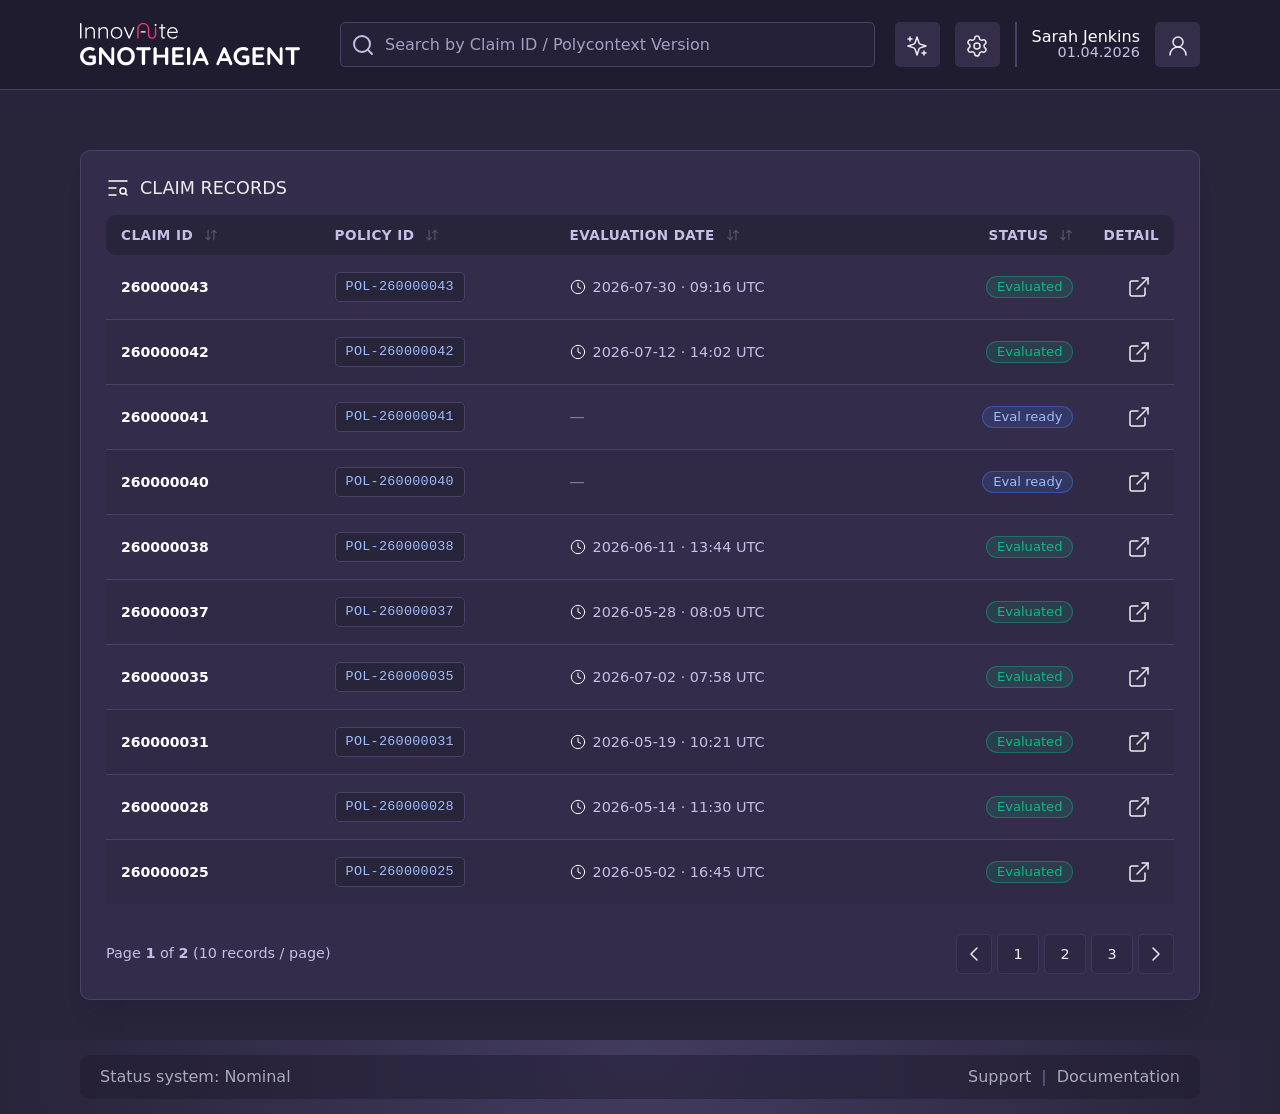
<file: index.html>
<!DOCTYPE html>
<html data-wf-page="6a9562efbedcf8a93aca2d1b" data-wf-site="69aa2784ca12161ae1c2893b" lang="en">
<head>
  <meta charset="utf-8">
  <title>DASHBOARD</title>
  <meta content="width=device-width, initial-scale=1" name="viewport">
  <meta content="Webflow" name="generator">
  <link href="css/normalize.css" rel="stylesheet" type="text/css">
  <link href="css/webflow.css" rel="stylesheet" type="text/css">
  <link href="css/gnotheia.webflow.css" rel="stylesheet" type="text/css">
  <link href="css/responsive.css" rel="stylesheet" type="text/css">
  <link href="images/favicon.ico" rel="shortcut icon" type="image/x-icon">
  <link href="images/webclip.png" rel="apple-touch-icon">
</head>
<body class="body">
  <div data-collapse="medium" data-animation="default" data-duration="400" role="banner" class="brix---header-wrapper-lenka w-nav">
    <div class="brix---container-default w-container">
      <div class="brix---header-content-wrapper">
        <div class="div-block-36">
          <a href="index.html" aria-current="page" class="brix---header-logo-link w-nav-brand w--current"><img width="254" src="images/GA_Logo_v2.svg" alt="Gnotheia" class="brix---header-logo"></a>
          <div class="searchwrap">
            <div class="search_input">
              <div class="code-embed-8 w-embed"><svg xmlns="http://www.w3.org/2000/svg" width="24" height="24" viewbox="0 0 24 24" fill="none" stroke="currentColor" stroke-width="2" stroke-linecap="round" stroke-linejoin="round" class="lucide lucide-search-icon lucide-search">
                  <path d="m21 21-4.34-4.34"></path>
                  <circle cx="11" cy="11" r="8"></circle>
                </svg></div>
              <input type="search" class="search-input-field" placeholder="Search by Claim ID / Polycontext Version" aria-label="Search by Claim ID / Polycontext Version" data-table-filter="claimsTable">
            </div>
          </div>
          <div>
            <nav role="navigation" class="brix---header-menu-wrapper w-nav-menu">
              <ul role="list" class="brix---header-nav-menu-list">
                <li class="brix---header-nav-list-item mobile-menu-search-item">
                  <div class="searchwrap">
                    <div class="search_input">
                      <div class="code-embed-8 w-embed"><svg xmlns="http://www.w3.org/2000/svg" width="24" height="24" viewBox="0 0 24 24" fill="none" stroke="currentColor" stroke-width="2" stroke-linecap="round" stroke-linejoin="round" class="lucide lucide-search-icon lucide-search">
                          <path d="m21 21-4.34-4.34"></path>
                          <circle cx="11" cy="11" r="8"></circle>
                        </svg></div>
                      <input type="search" class="search-input-field" placeholder="Search by Claim ID / Polycontext Version" aria-label="Search by Claim ID / Polycontext Version" data-table-filter="claimsTable">
                    </div>
                  </div>
                </li>
                <li class="brix---header-nav-list-item hide_menu_item">
                  <div data-delay="0" data-hover="true" class="brix---dropdown-wrapper w-dropdown">
                    <div class="brix---dropdown-toggle w-dropdown-toggle">
                      <div>Resources</div><img alt="Icon Rounded Chevron Dark - BRIX Templates" src="images/line-rounded-chevron-down-black-brix-templates.svg" class="brix---dropdown-chevron">
                    </div>
                    <nav class="brix---dropdown-column-wrapper w-dropdown-list">
                      <div class="brix---dropdown-card">
                        <div class="brix---dropdown-pd">
                          <div class="w-layout-grid brix---dropdown-links-grid">
                            <a href="#" class="brix---dropdown-link w-dropdown-link">Mobile app</a>
                            <a href="#" class="brix---dropdown-link w-dropdown-link">Desktop app</a>
                            <a href="#" class="brix---dropdown-link w-dropdown-link">Multiple users</a>
                            <a href="#" class="brix---dropdown-link w-dropdown-link">Integrations</a>
                            <a href="#" class="brix---dropdown-link w-dropdown-link">Monthly reports</a>
                            <a href="#" class="brix---dropdown-link w-dropdown-link">Granular permissions</a>
                          </div>
                        </div>
                      </div>
                    </nav>
                  </div>
                </li>
                <li class="brix---header-nav-list-item nav-actions-wrap">
                  <a href="explainability.html" class="user_btn w-inline-block" title="Explainability" aria-label="Explainability">
                    <div class="code-embed-8 w-embed"><svg xmlns="http://www.w3.org/2000/svg" width="24" height="24" viewbox="0 0 24 24" fill="none" stroke="currentColor" stroke-width="1.5" stroke-linecap="round" stroke-linejoin="round" class="lucide lucide-sparkles-icon lucide-sparkles">
                        <path d="m12 3-1.912 5.813a2 2 0 0 1-1.275 1.275L3 12l5.813 1.912a2 2 0 0 1 1.275 1.275L12 21l1.912-5.813a2 2 0 0 1 1.275-1.275L21 12l-5.813-1.912a2 2 0 0 1-1.275-1.275L12 3Z"></path>
                        <path d="M5 3v4"></path>
                        <path d="M19 17v4"></path>
                        <path d="M3 5h4"></path>
                        <path d="M17 19h4"></path>
                      </svg></div>
                  </a>
                  <a href="rules-management.html" class="user_btn w-inline-block" title="Rules Management" aria-label="Rules Management">
                    <div class="code-embed-8 w-embed"><svg xmlns="http://www.w3.org/2000/svg" width="24" height="24" viewbox="0 0 24 24" fill="none" stroke="currentColor" stroke-width="1.5" stroke-linecap="round" stroke-linejoin="round" class="lucide lucide-settings-icon lucide-settings">
                        <path d="M9.671 4.136a2.34 2.34 0 0 1 4.659 0 2.34 2.34 0 0 0 3.319 1.915 2.34 2.34 0 0 1 2.33 4.033 2.34 2.34 0 0 0 0 3.831 2.34 2.34 0 0 1-2.33 4.033 2.34 2.34 0 0 0-3.319 1.915 2.34 2.34 0 0 1-4.659 0 2.34 2.34 0 0 0-3.32-1.915 2.34 2.34 0 0 1-2.33-4.033 2.34 2.34 0 0 0 0-3.831A2.34 2.34 0 0 1 6.35 6.051a2.34 2.34 0 0 0 3.319-1.915"></path>
                        <circle cx="12" cy="12" r="3"></circle>
                      </svg></div>
                  </a>
                </li>
                <li class="brix---header-nav-list-item">
                  <div class="div-block-75"></div>
                  <div class="user-wrap">
                    <div class="user_name">Sarah Jenkins</div>
                    <div class="user_status">01.04.2026</div>
                  </div>
                  <a href="#" class="user_btn w-inline-block" aria-label="User Profile">
                    <div class="code-embed-8 w-embed"><svg xmlns="http://www.w3.org/2000/svg" width="24" height="24" viewbox="0 0 24 24" fill="none" stroke="currentColor" stroke-width="1.5" stroke-linecap="round" stroke-linejoin="round" class="lucide lucide-user-round-icon lucide-user-round">
                        <circle cx="12" cy="8" r="5"></circle>
                        <path d="M20 21a8 8 0 0 0-16 0"></path>
                      </svg></div>
                  </a>
                </li>
              </ul>
            </nav>
            <div class="brix---hamburger-menu-wrapper w-nav-button" aria-label="Toggle navigation" role="button" tabindex="0">
              <div class="brix---hamburger-menu-bar-top"></div>
              <div class="brix---hamburger-menu-bar-bottom"></div>
            </div>
          </div>
        </div>
      </div>
    </div>
  </div>
  <section id="Work-Packages" class="s_work_packages">
    <div class="w-layout-blockcontainer container_new w-container">
      <div class="special_header"></div>
      <div class="content-wrap">
        <div class="object-box-copy">
          <div class="box_label_wrap">
            <div class="side-wrap-left">
              <div class="ico-header w-embed"><svg xmlns="http://www.w3.org/2000/svg" width="24" height="24" viewbox="0 0 24 24" fill="none" stroke="currentColor" stroke-width="1.5" stroke-linecap="round" stroke-linejoin="round" class="lucide lucide-text-search-icon lucide-text-search">
                  <path d="M21 5H3"></path>
                  <path d="M10 12H3"></path>
                  <path d="M10 19H3"></path>
                  <circle cx="17" cy="15" r="3"></circle>
                  <path d="m21 19-1.9-1.9"></path>
                </svg></div>
              <div class="text-block-2">CLAIM RECORDS</div>
            </div>
          </div>

          <!-- Semantic Responsive Table -->
          <div class="table-responsive">
            <table class="table_dash_wrap-copy" id="claimsTable">
              <thead>
                <tr>
                  <th>
                    <div class="column_wrap">
                      <div class="badge-label"><strong>CLAIM ID</strong></div>
                      <div class="code-embed-18 w-embed"><svg xmlns="http://www.w3.org/2000/svg" width="16" height="16" viewbox="0 0 24 24" fill="none" stroke="currentColor" stroke-width="1.5" stroke-linecap="round" stroke-linejoin="round" class="lucide lucide-arrow-down-up-icon lucide-arrow-down-up">
                          <path d="m3 16 4 4 4-4"></path>
                          <path d="M7 20V4"></path>
                          <path d="m21 8-4-4-4 4"></path>
                          <path d="M17 4v16"></path>
                        </svg></div>
                    </div>
                  </th>
                  <th>
                    <div class="column_wrap">
                      <div class="badge-label"><strong>POLICY ID</strong></div>
                      <div class="code-embed-18 w-embed"><svg xmlns="http://www.w3.org/2000/svg" width="16" height="16" viewbox="0 0 24 24" fill="none" stroke="currentColor" stroke-width="1.5" stroke-linecap="round" stroke-linejoin="round" class="lucide lucide-arrow-down-up-icon lucide-arrow-down-up">
                          <path d="m3 16 4 4 4-4"></path>
                          <path d="M7 20V4"></path>
                          <path d="m21 8-4-4-4 4"></path>
                          <path d="M17 4v16"></path>
                        </svg></div>
                    </div>
                  </th>
                  <th>
                    <div class="column_wrap">
                      <div class="badge-label"><strong>EVALUATION DATE</strong></div>
                      <div class="code-embed-18 w-embed"><svg xmlns="http://www.w3.org/2000/svg" width="16" height="16" viewbox="0 0 24 24" fill="none" stroke="currentColor" stroke-width="1.5" stroke-linecap="round" stroke-linejoin="round" class="lucide lucide-arrow-down-up-icon lucide-arrow-down-up">
                          <path d="m3 16 4 4 4-4"></path>
                          <path d="M7 20V4"></path>
                          <path d="m21 8-4-4-4 4"></path>
                          <path d="M17 4v16"></path>
                        </svg></div>
                    </div>
                  </th>
                  <th>
                    <div class="column_wrap right">
                      <div class="badge-label"><strong>STATUS</strong></div>
                      <div class="code-embed-18 w-embed"><svg xmlns="http://www.w3.org/2000/svg" width="16" height="16" viewbox="0 0 24 24" fill="none" stroke="currentColor" stroke-width="1.5" stroke-linecap="round" stroke-linejoin="round" class="lucide lucide-arrow-down-up-icon lucide-arrow-down-up">
                          <path d="m3 16 4 4 4-4"></path>
                          <path d="M7 20V4"></path>
                          <path d="m21 8-4-4-4 4"></path>
                          <path d="M17 4v16"></path>
                        </svg></div>
                    </div>
                  </th>
                  <th>
                    <div class="column_wrap right">
                      <div class="badge-label">Detail</div>
                    </div>
                  </th>
                </tr>
              </thead>
              <tbody>
                <tr class="clean">
                  <td>
                    <div class="data_wrap">
                      <div class="upline_wrtap-copy">
                        <div class="number">260000043</div>
                      </div>
                    </div>
                  </td>
                  <td>
                    <div class="data-wrap">
                      <span class="pill">POL-260000043</span>
                    </div>
                  </td>
                  <td>
                    <div class="ico-tags">
                      <div class="code-embed-14 w-embed"><svg xmlns="http://www.w3.org/2000/svg" width="16" height="16" viewbox="0 0 24 24" fill="none" stroke="currentColor" stroke-width="1.5" stroke-linecap="round" stroke-linejoin="round" class="lucide lucide-clock-icon lucide-clock">
                          <circle cx="12" cy="12" r="10"></circle>
                          <path d="M12 6v6l4 2"></path>
                        </svg></div>
                      <div class="red-only">2026-07-30 · 09:16 UTC</div>
                    </div>
                  </td>
                  <td>
                    <div class="data-wrap">
                      <div class="status-badge evaluated">Evaluated</div>
                    </div>
                  </td>
                  <td>
                    <div class="column_wrap right">
                      <a href="claim-detail.html" class="btn_popup w-inline-block" title="View details for claim 260000043">
                        <div class="code-embed-8 w-embed"><svg xmlns="http://www.w3.org/2000/svg" width="24" height="24" viewbox="0 0 24 24" fill="none" stroke="currentColor" stroke-width="1.5" stroke-linecap="round" stroke-linejoin="round" class="lucide lucide-external-link-icon lucide-external-link">
                            <path d="M15 3h6v6"></path>
                            <path d="M10 14 21 3"></path>
                            <path d="M18 13v6a2 2 0 0 1-2 2H5a2 2 0 0 1-2-2V8a2 2 0 0 1 2-2h6"></path>
                          </svg></div>
                      </a>
                    </div>
                  </td>
                </tr>
                <tr class="clean">
                  <td>
                    <div class="data_wrap">
                      <div class="upline_wrtap-copy">
                        <div class="number">260000042</div>
                      </div>
                    </div>
                  </td>
                  <td>
                    <div class="data-wrap">
                      <span class="pill">POL-260000042</span>
                    </div>
                  </td>
                  <td>
                    <div class="ico-tags">
                      <div class="code-embed-14 w-embed"><svg xmlns="http://www.w3.org/2000/svg" width="16" height="16" viewbox="0 0 24 24" fill="none" stroke="currentColor" stroke-width="1.5" stroke-linecap="round" stroke-linejoin="round" class="lucide lucide-clock-icon lucide-clock">
                          <circle cx="12" cy="12" r="10"></circle>
                          <path d="M12 6v6l4 2"></path>
                        </svg></div>
                      <div class="red-only">2026-07-12 · 14:02 UTC</div>
                    </div>
                  </td>
                  <td>
                    <div class="data-wrap">
                      <div class="status-badge evaluated">Evaluated</div>
                    </div>
                  </td>
                  <td>
                    <div class="column_wrap right">
                      <a href="claim-detail.html" class="btn_popup w-inline-block" title="View details for claim 260000042">
                        <div class="code-embed-8 w-embed"><svg xmlns="http://www.w3.org/2000/svg" width="24" height="24" viewbox="0 0 24 24" fill="none" stroke="currentColor" stroke-width="1.5" stroke-linecap="round" stroke-linejoin="round" class="lucide lucide-external-link-icon lucide-external-link">
                            <path d="M15 3h6v6"></path>
                            <path d="M10 14 21 3"></path>
                            <path d="M18 13v6a2 2 0 0 1-2 2H5a2 2 0 0 1-2-2V8a2 2 0 0 1 2-2h6"></path>
                          </svg></div>
                      </a>
                    </div>
                  </td>
                </tr>
                <tr class="clean">
                  <td>
                    <div class="data_wrap">
                      <div class="upline_wrtap-copy">
                        <div class="number">260000041</div>
                      </div>
                    </div>
                  </td>
                  <td>
                    <div class="data-wrap">
                      <span class="pill">POL-260000041</span>
                    </div>
                  </td>
                  <td>
                    <div class="ico-tags"><span class="dash">—</span></div>
                  </td>
                  <td>
                    <div class="data-wrap">
                      <div class="status-badge eval-ready">Eval ready</div>
                    </div>
                  </td>
                  <td>
                    <div class="column_wrap right">
                      <a href="claim-detail.html" class="btn_popup w-inline-block" title="View details for claim 260000041">
                        <div class="code-embed-8 w-embed"><svg xmlns="http://www.w3.org/2000/svg" width="24" height="24" viewbox="0 0 24 24" fill="none" stroke="currentColor" stroke-width="1.5" stroke-linecap="round" stroke-linejoin="round" class="lucide lucide-external-link-icon lucide-external-link">
                            <path d="M15 3h6v6"></path>
                            <path d="M10 14 21 3"></path>
                            <path d="M18 13v6a2 2 0 0 1-2 2H5a2 2 0 0 1-2-2V8a2 2 0 0 1 2-2h6"></path>
                          </svg></div>
                      </a>
                    </div>
                  </td>
                </tr>
                <tr class="clean">
                  <td>
                    <div class="data_wrap">
                      <div class="upline_wrtap-copy">
                        <div class="number">260000040</div>
                      </div>
                    </div>
                  </td>
                  <td>
                    <div class="data-wrap">
                      <span class="pill">POL-260000040</span>
                    </div>
                  </td>
                  <td>
                    <div class="ico-tags"><span class="dash">—</span></div>
                  </td>
                  <td>
                    <div class="data-wrap">
                      <div class="status-badge eval-ready">Eval ready</div>
                    </div>
                  </td>
                  <td>
                    <div class="column_wrap right">
                      <a href="claim-detail.html" class="btn_popup w-inline-block" title="View details for claim 260000040">
                        <div class="code-embed-8 w-embed"><svg xmlns="http://www.w3.org/2000/svg" width="24" height="24" viewbox="0 0 24 24" fill="none" stroke="currentColor" stroke-width="1.5" stroke-linecap="round" stroke-linejoin="round" class="lucide lucide-external-link-icon lucide-external-link">
                            <path d="M15 3h6v6"></path>
                            <path d="M10 14 21 3"></path>
                            <path d="M18 13v6a2 2 0 0 1-2 2H5a2 2 0 0 1-2-2V8a2 2 0 0 1 2-2h6"></path>
                          </svg></div>
                      </a>
                    </div>
                  </td>
                </tr>
                <tr class="clean">
                  <td>
                    <div class="data_wrap">
                      <div class="upline_wrtap-copy">
                        <div class="number">260000038</div>
                      </div>
                    </div>
                  </td>
                  <td>
                    <div class="data-wrap">
                      <span class="pill">POL-260000038</span>
                    </div>
                  </td>
                  <td>
                    <div class="ico-tags">
                      <div class="code-embed-14 w-embed"><svg xmlns="http://www.w3.org/2000/svg" width="16" height="16" viewbox="0 0 24 24" fill="none" stroke="currentColor" stroke-width="1.5" stroke-linecap="round" stroke-linejoin="round" class="lucide lucide-clock-icon lucide-clock">
                          <circle cx="12" cy="12" r="10"></circle>
                          <path d="M12 6v6l4 2"></path>
                        </svg></div>
                      <div class="red-only">2026-06-11 · 13:44 UTC</div>
                    </div>
                  </td>
                  <td>
                    <div class="data-wrap">
                      <div class="status-badge evaluated">Evaluated</div>
                    </div>
                  </td>
                  <td>
                    <div class="column_wrap right">
                      <a href="claim-detail.html" class="btn_popup w-inline-block" title="View details for claim 260000038">
                        <div class="code-embed-8 w-embed"><svg xmlns="http://www.w3.org/2000/svg" width="24" height="24" viewbox="0 0 24 24" fill="none" stroke="currentColor" stroke-width="1.5" stroke-linecap="round" stroke-linejoin="round" class="lucide lucide-external-link-icon lucide-external-link">
                            <path d="M15 3h6v6"></path>
                            <path d="M10 14 21 3"></path>
                            <path d="M18 13v6a2 2 0 0 1-2 2H5a2 2 0 0 1-2-2V8a2 2 0 0 1 2-2h6"></path>
                          </svg></div>
                      </a>
                    </div>
                  </td>
                </tr>
                <tr class="clean">
                  <td>
                    <div class="data_wrap">
                      <div class="upline_wrtap-copy">
                        <div class="number">260000037</div>
                      </div>
                    </div>
                  </td>
                  <td>
                    <div class="data-wrap">
                      <span class="pill">POL-260000037</span>
                    </div>
                  </td>
                  <td>
                    <div class="ico-tags">
                      <div class="code-embed-14 w-embed"><svg xmlns="http://www.w3.org/2000/svg" width="16" height="16" viewbox="0 0 24 24" fill="none" stroke="currentColor" stroke-width="1.5" stroke-linecap="round" stroke-linejoin="round" class="lucide lucide-clock-icon lucide-clock">
                          <circle cx="12" cy="12" r="10"></circle>
                          <path d="M12 6v6l4 2"></path>
                        </svg></div>
                      <div class="red-only">2026-05-28 · 08:05 UTC</div>
                    </div>
                  </td>
                  <td>
                    <div class="data-wrap">
                      <div class="status-badge evaluated">Evaluated</div>
                    </div>
                  </td>
                  <td>
                    <div class="column_wrap right">
                      <a href="claim-detail.html" class="btn_popup w-inline-block" title="View details for claim 260000037">
                        <div class="code-embed-8 w-embed"><svg xmlns="http://www.w3.org/2000/svg" width="24" height="24" viewbox="0 0 24 24" fill="none" stroke="currentColor" stroke-width="1.5" stroke-linecap="round" stroke-linejoin="round" class="lucide lucide-external-link-icon lucide-external-link">
                            <path d="M15 3h6v6"></path>
                            <path d="M10 14 21 3"></path>
                            <path d="M18 13v6a2 2 0 0 1-2 2H5a2 2 0 0 1-2-2V8a2 2 0 0 1 2-2h6"></path>
                          </svg></div>
                      </a>
                    </div>
                  </td>
                </tr>
                <tr class="clean">
                  <td>
                    <div class="data_wrap">
                      <div class="upline_wrtap-copy">
                        <div class="number">260000035</div>
                      </div>
                    </div>
                  </td>
                  <td>
                    <div class="data-wrap">
                      <span class="pill">POL-260000035</span>
                    </div>
                  </td>
                  <td>
                    <div class="ico-tags">
                      <div class="code-embed-14 w-embed"><svg xmlns="http://www.w3.org/2000/svg" width="16" height="16" viewbox="0 0 24 24" fill="none" stroke="currentColor" stroke-width="1.5" stroke-linecap="round" stroke-linejoin="round" class="lucide lucide-clock-icon lucide-clock">
                          <circle cx="12" cy="12" r="10"></circle>
                          <path d="M12 6v6l4 2"></path>
                        </svg></div>
                      <div class="red-only">2026-07-02 · 07:58 UTC</div>
                    </div>
                  </td>
                  <td>
                    <div class="data-wrap">
                      <div class="status-badge evaluated">Evaluated</div>
                    </div>
                  </td>
                  <td>
                    <div class="column_wrap right">
                      <a href="claim-detail.html" class="btn_popup w-inline-block" title="View details for claim 260000035">
                        <div class="code-embed-8 w-embed"><svg xmlns="http://www.w3.org/2000/svg" width="24" height="24" viewbox="0 0 24 24" fill="none" stroke="currentColor" stroke-width="1.5" stroke-linecap="round" stroke-linejoin="round" class="lucide lucide-external-link-icon lucide-external-link">
                            <path d="M15 3h6v6"></path>
                            <path d="M10 14 21 3"></path>
                            <path d="M18 13v6a2 2 0 0 1-2 2H5a2 2 0 0 1-2-2V8a2 2 0 0 1 2-2h6"></path>
                          </svg></div>
                      </a>
                    </div>
                  </td>
                </tr>
                <tr class="clean">
                  <td>
                    <div class="data_wrap">
                      <div class="upline_wrtap-copy">
                        <div class="number">260000031</div>
                      </div>
                    </div>
                  </td>
                  <td>
                    <div class="data-wrap">
                      <span class="pill">POL-260000031</span>
                    </div>
                  </td>
                  <td>
                    <div class="ico-tags">
                      <div class="code-embed-14 w-embed"><svg xmlns="http://www.w3.org/2000/svg" width="16" height="16" viewbox="0 0 24 24" fill="none" stroke="currentColor" stroke-width="1.5" stroke-linecap="round" stroke-linejoin="round" class="lucide lucide-clock-icon lucide-clock">
                          <circle cx="12" cy="12" r="10"></circle>
                          <path d="M12 6v6l4 2"></path>
                        </svg></div>
                      <div class="red-only">2026-05-19 · 10:21 UTC</div>
                    </div>
                  </td>
                  <td>
                    <div class="data-wrap">
                      <div class="status-badge evaluated">Evaluated</div>
                    </div>
                  </td>
                  <td>
                    <div class="column_wrap right">
                      <a href="claim-detail.html" class="btn_popup w-inline-block" title="View details for claim 260000031">
                        <div class="code-embed-8 w-embed"><svg xmlns="http://www.w3.org/2000/svg" width="24" height="24" viewbox="0 0 24 24" fill="none" stroke="currentColor" stroke-width="1.5" stroke-linecap="round" stroke-linejoin="round" class="lucide lucide-external-link-icon lucide-external-link">
                            <path d="M15 3h6v6"></path>
                            <path d="M10 14 21 3"></path>
                            <path d="M18 13v6a2 2 0 0 1-2 2H5a2 2 0 0 1-2-2V8a2 2 0 0 1 2-2h6"></path>
                          </svg></div>
                      </a>
                    </div>
                  </td>
                </tr>
                <tr class="clean">
                  <td>
                    <div class="data_wrap">
                      <div class="upline_wrtap-copy">
                        <div class="number">260000028</div>
                      </div>
                    </div>
                  </td>
                  <td>
                    <div class="data-wrap">
                      <span class="pill">POL-260000028</span>
                    </div>
                  </td>
                  <td>
                    <div class="ico-tags">
                      <div class="code-embed-14 w-embed"><svg xmlns="http://www.w3.org/2000/svg" width="16" height="16" viewbox="0 0 24 24" fill="none" stroke="currentColor" stroke-width="1.5" stroke-linecap="round" stroke-linejoin="round" class="lucide lucide-clock-icon lucide-clock">
                          <circle cx="12" cy="12" r="10"></circle>
                          <path d="M12 6v6l4 2"></path>
                        </svg></div>
                      <div class="red-only">2026-05-14 · 11:30 UTC</div>
                    </div>
                  </td>
                  <td>
                    <div class="data-wrap">
                      <div class="status-badge evaluated">Evaluated</div>
                    </div>
                  </td>
                  <td>
                    <div class="column_wrap right">
                      <a href="claim-detail.html" class="btn_popup w-inline-block" title="View details for claim 260000028">
                        <div class="code-embed-8 w-embed"><svg xmlns="http://www.w3.org/2000/svg" width="24" height="24" viewbox="0 0 24 24" fill="none" stroke="currentColor" stroke-width="1.5" stroke-linecap="round" stroke-linejoin="round" class="lucide lucide-external-link-icon lucide-external-link">
                            <path d="M15 3h6v6"></path>
                            <path d="M10 14 21 3"></path>
                            <path d="M18 13v6a2 2 0 0 1-2 2H5a2 2 0 0 1-2-2V8a2 2 0 0 1 2-2h6"></path>
                          </svg></div>
                      </a>
                    </div>
                  </td>
                </tr>
                <tr class="clean">
                  <td>
                    <div class="data_wrap">
                      <div class="upline_wrtap-copy">
                        <div class="number">260000025</div>
                      </div>
                    </div>
                  </td>
                  <td>
                    <div class="data-wrap">
                      <span class="pill">POL-260000025</span>
                    </div>
                  </td>
                  <td>
                    <div class="ico-tags">
                      <div class="code-embed-14 w-embed"><svg xmlns="http://www.w3.org/2000/svg" width="16" height="16" viewbox="0 0 24 24" fill="none" stroke="currentColor" stroke-width="1.5" stroke-linecap="round" stroke-linejoin="round" class="lucide lucide-clock-icon lucide-clock">
                          <circle cx="12" cy="12" r="10"></circle>
                          <path d="M12 6v6l4 2"></path>
                        </svg></div>
                      <div class="red-only">2026-05-02 · 16:45 UTC</div>
                    </div>
                  </td>
                  <td>
                    <div class="data-wrap">
                      <div class="status-badge evaluated">Evaluated</div>
                    </div>
                  </td>
                  <td>
                    <div class="column_wrap right">
                      <a href="claim-detail.html" class="btn_popup w-inline-block" title="View details for claim 260000025">
                        <div class="code-embed-8 w-embed"><svg xmlns="http://www.w3.org/2000/svg" width="24" height="24" viewbox="0 0 24 24" fill="none" stroke="currentColor" stroke-width="1.5" stroke-linecap="round" stroke-linejoin="round" class="lucide lucide-external-link-icon lucide-external-link">
                            <path d="M15 3h6v6"></path>
                            <path d="M10 14 21 3"></path>
                            <path d="M18 13v6a2 2 0 0 1-2 2H5a2 2 0 0 1-2-2V8a2 2 0 0 1 2-2h6"></path>
                          </svg></div>
                      </a>
                    </div>
                  </td>
                </tr>
              </tbody>
            </table>
          </div>

          <div class="spacer_div"></div>
          <div class="button-wrap">
            <div class="text-block-3">Page <strong>1</strong> of <strong>2</strong> (10 records / page)</div>
            <div class="button_wrap short_space">
              <a href="#" class="paging_btn narrow w-inline-block" aria-label="Previous page">
                <div class="code-embed-8 w-embed"><svg xmlns="http://www.w3.org/2000/svg" width="24" height="24" viewbox="0 0 24 24" fill="none" stroke="currentColor" stroke-width="1.5" stroke-linecap="round" stroke-linejoin="round" class="lucide lucide-chevron-left-icon lucide-chevron-left">
                    <path d="m15 18-6-6 6-6"></path>
                  </svg></div>
              </a>
              <a href="#" class="paging_btn w-inline-block">
                <div>1</div>
              </a>
              <a href="#" class="paging_btn w-inline-block">
                <div>2</div>
              </a>
              <a href="#" class="paging_btn w-inline-block">
                <div>3</div>
              </a>
              <a href="#" class="paging_btn narrow w-inline-block" aria-label="Next page">
                <div class="code-embed-8 w-embed"><svg xmlns="http://www.w3.org/2000/svg" width="24" height="24" viewbox="0 0 24 24" fill="none" stroke="currentColor" stroke-width="1.5" stroke-linecap="round" stroke-linejoin="round" class="lucide lucide-chevron-right-icon lucide-chevron-right">
                    <path d="m9 18 6-6-6-6"></path>
                  </svg></div>
              </a>
            </div>
          </div>
        </div>
      </div>
    </div>
  </section>
  <section id="Contacts" class="s_footer">
    <div class="w-layout-blockcontainer container w-container">
      <div class="div-block-23">
        <div class="div-block-29">
          <div class="div-block-63">
            <p class="footer-description">Status system: Nominal</p>
          </div>
          <div class="div-block-63">
            <p class="footer-description">
              <a href="#" class="link_footer">Support</a>
            </p>
            <p class="footer-separator hide">|</p>
            <a href="#" class="link_footer">Documentation</a>
          </div>
        </div>
      </div>
    </div>
  </section>
  <!-- Modal: Document Preview (Markdown Viewer) -->
  <div class="popup_wraper" id="claimModal">
    <div class="popup_close_overlay"></div>
    <div aria-labelledby="modal-title" role="dialog" aria-modal="true" class="popup modal-xl">
      <div class="header_wrapper">
        <div class="div-block-69">
          <h2 class="heading-1-copy"><span>CLAIM ID: CLM-9902</span> <span class="text-span-4">• Accident Loss</span></h2>
          <div class="red-only">POLYCONTEXT ID: <span class="white-text">264384944</span></div>
        </div>
        <div class="div-block-68">
          <button arial-label="close dialog" class="button btn-close-modal">
            <div class="code-embed-15 w-embed"><svg xmlns="http://www.w3.org/2000/svg" width="24" height="24" viewbox="0 0 24 24" fill="none" stroke="currentColor" stroke-width="1.5" stroke-linecap="round" stroke-linejoin="round" class="lucide lucide-x-icon lucide-x">
                <path d="M18 6 6 18"></path>
                <path d="m6 6 12 12"></path>
              </svg></div>
          </button>
        </div>
      </div>
      
      <div class="modal-body markdown-view">
        <div class="div-block-86">
          <p class="text-block-3">============================================================
       AI PRE-ASSESSMENT REPORT (POLYCONTEXT SUMMARY)
============================================================

### 1. HEADER &amp; CLAIM/POLICY AT A GLANCE ###
# This section provides all key identification and governance information in one place for immediate context.

-- Governance --
Report ID:             DOC-264384944-001          # Unique identifier for this specific Polycontext version.
Version:               v4.1.0                     # e.g., v4.1.0
Generated At:          2026-02-17T11:05:00Z       # ISO 8601 format timestamp.
Claim Status:          Validation_Passed          # High-level status: Registration_InProgress, Validation_Rejected, Settlement_Approved.

-- Claim Details --
Claim ID:              CLM-9902                   # The primary business identifier for the claim.
Insured Party:         Lenka Nováková             # Full name of the insured party or entity.
Date of Loss:          2026-02-15                 # The date the incident occurred.
Incident Summary:      Water damage from severed drainage pipe.

-- Policy Details --
Policy ID:             POL-264384944              # The identifier of the relevant insurance policy.
Product:               Home Insurance Plus        # The name of the insurance product.
Policy Status:         Active                     # Status of the policy at the time of loss.
Coverage Period:       2025-01-01 to 2027-01-01   # The effective period of the policy.

-- Evaluation Model &amp; Prompt --
Model Engine:          GPT-4-GNOTHEA-v2           # LLM backbone evaluated
Prompt Template:       PTM-000042                 # Evaluation prompt template ID
Trace ID:              4bf92f3577b34da6           # Runtime verification trace
Rules Passed:          2 / 2 Passed (100%)

---
### 2. PROCESS FLOW OVERVIEW (VALUE STREAM) ###
# A visual representation of the claim's journey through the formal process steps.
# The current step is highlighted in bold.
# Icons: ✔️ Completed, ❌ Blocked, ⚙️ In Progress, ⚪ Pending.
[1. Registration (✔️)] -&gt; [2. Doc Ingestion (✔️)] -&gt; [3. Policy Match (✔️)] -&gt; **[ 4. Rule Evaluation v.3 (⚙️) ]** -&gt; [5. HITL Validation (⚪)] -&gt; [6. Settlement (⚪)]

---
### 3. EVIDENCE &amp; REASONING LOG ###
&gt; [DOC-264384944-003] Inspection Finding:
&gt; Inspection notes confirm that drainage pipes remained patent and no water ingress contributed to the structural failure, isolating the event to seismic activity covered under Clause 4.2.

============================================================
                 END OF POLYCONTEXT REPORT
============================================================</p>
        </div>
      </div>

      <div class="modal-footer">
        <div class="red-only" style="font-size: 0.78rem;">Markdown Document • UTF-8 • Verified Polycontext Evidence</div>
        <div style="display: flex; gap: 8px;">
          <a href="#" class="button_gn btn-close-modal w-inline-block">
            <div>Close</div>
          </a>
        </div>
      </div>
    </div>
  </div>
  <script src="js/app.js"></script>
</body>
</html>
</file>
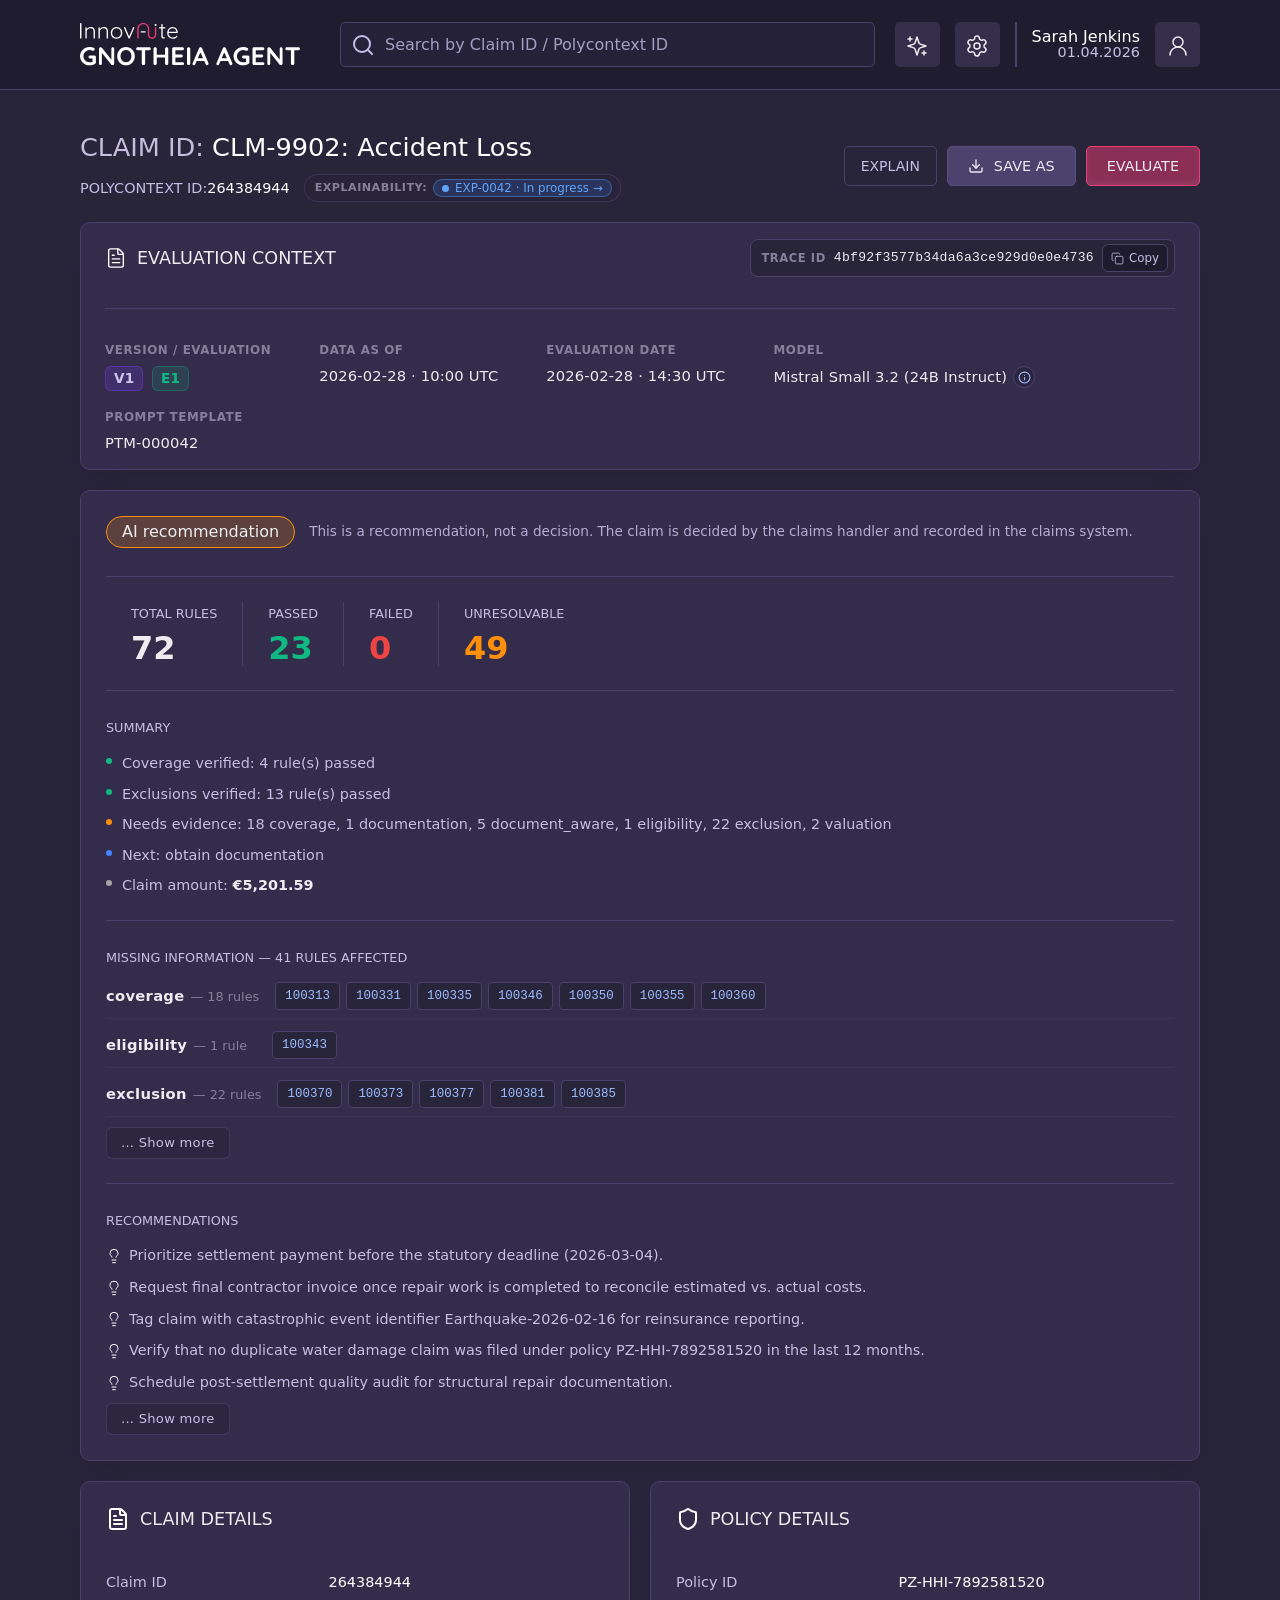
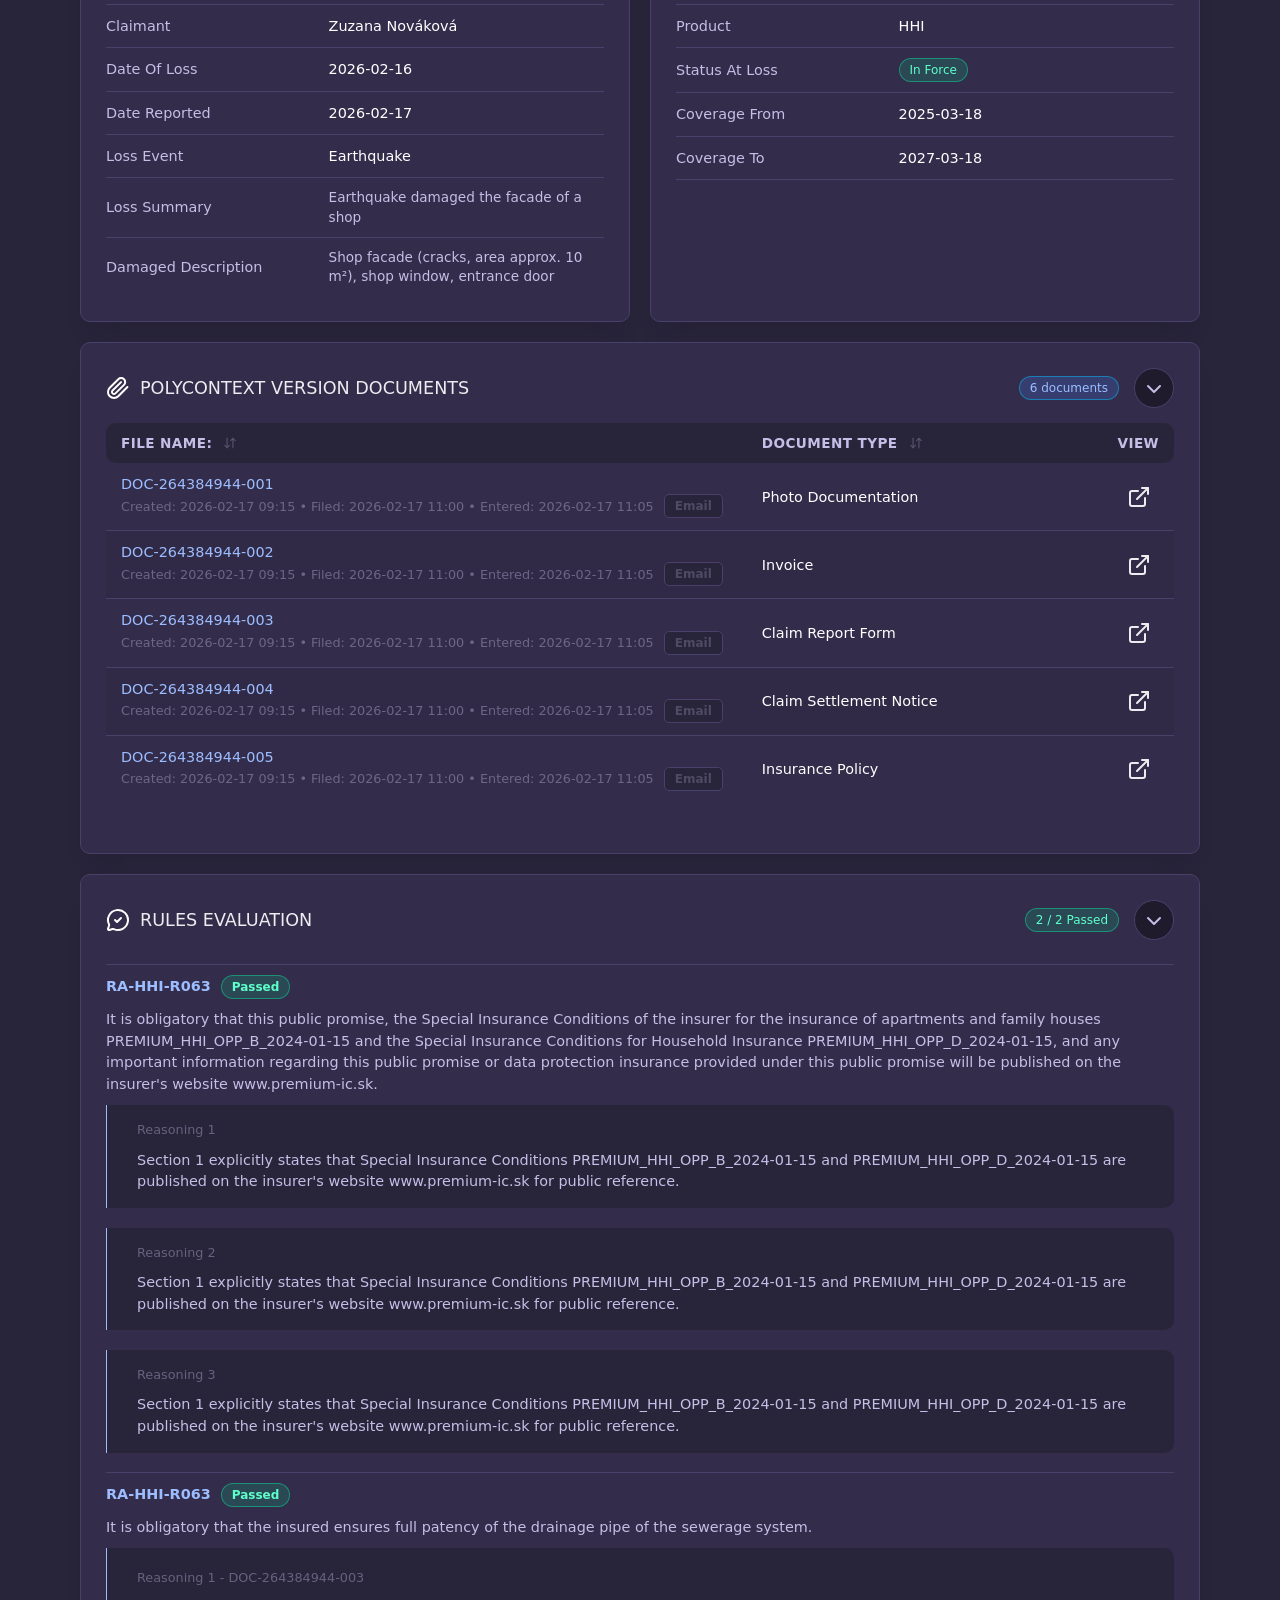
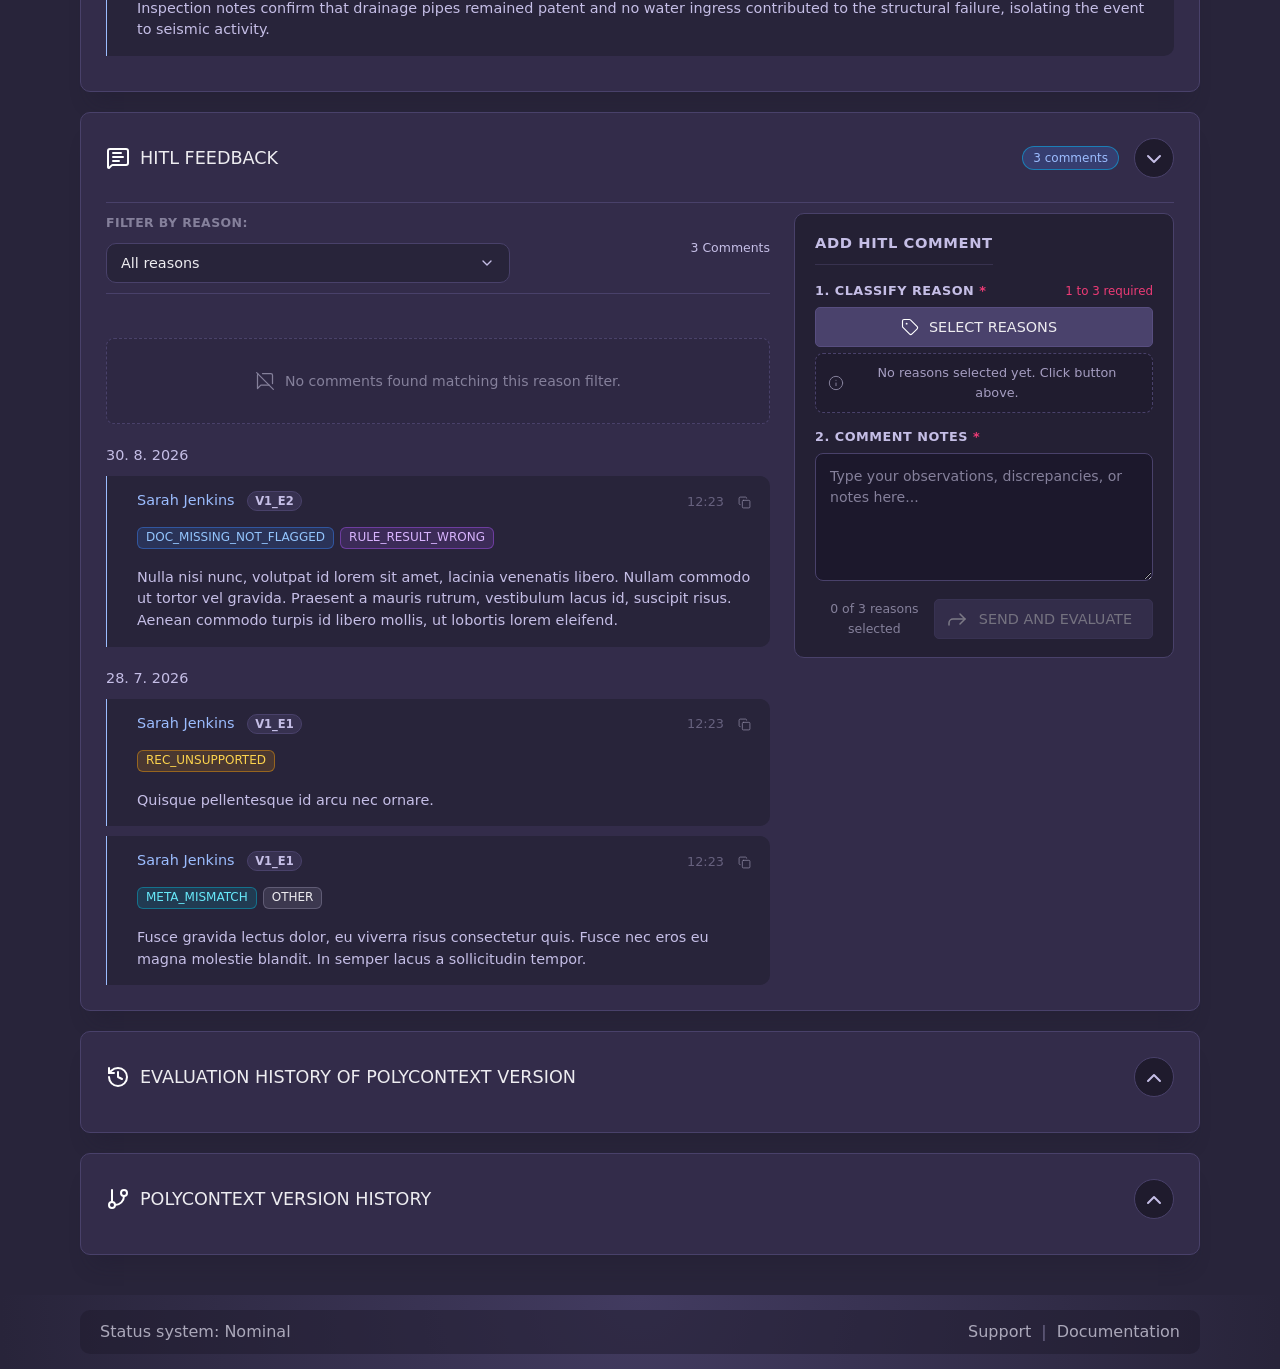
<file: claim-detail.html>
<!DOCTYPE html>
<html data-wf-page="6ad4727d2c3e1e196ad4727d" data-wf-site="69aa2784ca12161ae1c2893b" lang="en"><head>



  <meta charset="utf-8">
  <title>Claim Evaluation Record - CLM-9902</title>
  <meta content="width=device-width, initial-scale=1" name="viewport">
  <meta content="Webflow" name="generator">
  <link href="css/normalize.css" rel="stylesheet" type="text/css">
  <link href="css/webflow.css" rel="stylesheet" type="text/css">
  <link href="css/gnotheia.webflow.css" rel="stylesheet" type="text/css">
  <link href="css/responsive.css" rel="stylesheet" type="text/css">
  <link href="images/favicon.ico" rel="shortcut icon" type="image/x-icon">
  <link href="images/webclip.png" rel="apple-touch-icon">
<style id="__wb_global_styles__">/* Webflow Visual CSS Engine */
:is(#__wb_override__#__wb_override__, html) .object-box {
  background-color: #332c4a !important;
  background-image: none !important;
}

</style></head>
<body class="body" data-new-gr-c-s-check-loaded="14.1336.0" data-gr-ext-installed="">
  <div data-collapse="medium" data-animation="default" data-duration="400" role="banner" class="brix---header-wrapper-lenka w-nav">
    <div class="brix---container-default w-container">
      <div class="brix---header-content-wrapper">
        <div class="div-block-36">
          <a href="index.html" class="brix---header-logo-link w-nav-brand"><img width="254" src="images/GA_Logo_v2.svg" alt="Gnotheia" class="brix---header-logo"></a>
          <div class="searchwrap">
            <div class="search_input">
              <div class="code-embed-8 w-embed"><svg xmlns="http://www.w3.org/2000/svg" width="24" height="24" viewBox="0 0 24 24" fill="none" stroke="currentColor" stroke-width="2" stroke-linecap="round" stroke-linejoin="round" class="lucide lucide-search-icon lucide-search">
                  <path d="m21 21-4.34-4.34"></path>
                  <circle cx="11" cy="11" r="8"></circle>
                </svg></div>
              <input type="search" class="search-input-field" placeholder="Search by Claim ID / Polycontext ID" aria-label="Search by Claim ID / Polycontext ID">
            </div>
          </div>
          <div>
            <nav role="navigation" class="brix---header-menu-wrapper w-nav-menu">
              <ul role="list" class="brix---header-nav-menu-list">
                <li class="brix---header-nav-list-item mobile-menu-search-item">
                  <div class="searchwrap">
                    <div class="search_input">
                      <div class="code-embed-8 w-embed"><svg xmlns="http://www.w3.org/2000/svg" width="24" height="24" viewBox="0 0 24 24" fill="none" stroke="currentColor" stroke-width="2" stroke-linecap="round" stroke-linejoin="round" class="lucide lucide-search-icon lucide-search">
                          <path d="m21 21-4.34-4.34"></path>
                          <circle cx="11" cy="11" r="8"></circle>
                        </svg></div>
                      <input type="search" class="search-input-field" placeholder="Search by Claim ID / Polycontext ID" aria-label="Search by Claim ID / Polycontext ID">
                    </div>
                  </div>
                </li>
                <li class="brix---header-nav-list-item hide_menu_item">
                  <div data-delay="0" data-hover="true" class="brix---dropdown-wrapper w-dropdown">
                    <div class="brix---dropdown-toggle w-dropdown-toggle">
                      <div>Resources</div><img alt="Icon Rounded Chevron Dark - BRIX Templates" src="images/line-rounded-chevron-down-black-brix-templates.svg" class="brix---dropdown-chevron">
                    </div>
                    <nav class="brix---dropdown-column-wrapper w-dropdown-list">
                      <div class="brix---dropdown-card">
                        <div class="brix---dropdown-pd">
                          <div class="w-layout-grid brix---dropdown-links-grid">
                            <a href="#" class="brix---dropdown-link w-dropdown-link">Mobile app</a>
                            <a href="#" class="brix---dropdown-link w-dropdown-link">Desktop app</a>
                            <a href="#" class="brix---dropdown-link w-dropdown-link">Multiple users</a>
                            <a href="#" class="brix---dropdown-link w-dropdown-link">Integrations</a>
                            <a href="#" class="brix---dropdown-link w-dropdown-link">Monthly reports</a>
                            <a href="#" class="brix---dropdown-link w-dropdown-link">Granular permissions</a>
                          </div>
                        </div>
                      </div>
                    </nav>
                  </div>
                </li>
                <li class="brix---header-nav-list-item nav-actions-wrap">
                  <a href="explainability.html" class="user_btn w-inline-block" title="Explainability" aria-label="Explainability">
                    <div class="code-embed-8 w-embed"><svg xmlns="http://www.w3.org/2000/svg" width="24" height="24" viewBox="0 0 24 24" fill="none" stroke="currentColor" stroke-width="1.5" stroke-linecap="round" stroke-linejoin="round" class="lucide lucide-sparkles-icon lucide-sparkles">
                        <path d="m12 3-1.912 5.813a2 2 0 0 1-1.275 1.275L3 12l5.813 1.912a2 2 0 0 1 1.275 1.275L12 21l1.912-5.813a2 2 0 0 1 1.275-1.275L21 12l-5.813-1.912a2 2 0 0 1-1.275-1.275L12 3Z"></path>
                        <path d="M5 3v4"></path>
                        <path d="M19 17v4"></path>
                        <path d="M3 5h4"></path>
                        <path d="M17 19h4"></path>
                      </svg></div>
                  </a>
                  <a href="rules-management.html" class="user_btn w-inline-block" title="Rules Management" aria-label="Rules Management">
                    <div class="code-embed-8 w-embed"><svg xmlns="http://www.w3.org/2000/svg" width="24" height="24" viewBox="0 0 24 24" fill="none" stroke="currentColor" stroke-width="1.5" stroke-linecap="round" stroke-linejoin="round" class="lucide lucide-settings-icon lucide-settings">
                        <path d="M9.671 4.136a2.34 2.34 0 0 1 4.659 0 2.34 2.34 0 0 0 3.319 1.915 2.34 2.34 0 0 1 2.33 4.033 2.34 2.34 0 0 0 0 3.831 2.34 2.34 0 0 1-2.33 4.033 2.34 2.34 0 0 0-3.319 1.915 2.34 2.34 0 0 1-4.659 0 2.34 2.34 0 0 0-3.32-1.915 2.34 2.34 0 0 1-2.33-4.033 2.34 2.34 0 0 0 0-3.831A2.34 2.34 0 0 1 6.35 6.051a2.34 2.34 0 0 0 3.319-1.915"></path>
                        <circle cx="12" cy="12" r="3"></circle>
                      </svg></div>
                  </a>
                </li>
                <li class="brix---header-nav-list-item">
                  <div class="div-block-75"></div>
                  <div class="user-wrap">
                    <div class="user_name">Sarah Jenkins</div>
                    <div class="user_status">01.04.2026</div>
                  </div>
                  <a href="#" class="user_btn w-inline-block" aria-label="User Profile">
                    <div class="code-embed-8 w-embed"><svg xmlns="http://www.w3.org/2000/svg" width="24" height="24" viewBox="0 0 24 24" fill="none" stroke="currentColor" stroke-width="1.5" stroke-linecap="round" stroke-linejoin="round" class="lucide lucide-user-round-icon lucide-user-round">
                        <circle cx="12" cy="8" r="5"></circle>
                        <path d="M20 21a8 8 0 0 0-16 0"></path>
                      </svg></div>
                  </a>
                </li>
              </ul>
            </nav>
            <div class="brix---hamburger-menu-wrapper w-nav-button" aria-label="Toggle navigation" role="button" tabindex="0">
              <div class="brix---hamburger-menu-bar-top"></div>
              <div class="brix---hamburger-menu-bar-bottom"></div>
            </div>
          </div>
        </div>
      </div>
    </div>
  </div>
  <section id="Work-Packages" class="s_work_packages">
    <div class="w-layout-blockcontainer container_new w-container">
      <div class="special_header">
        <div class="header_wrapper">
          <div class="div-block-69">
            <h2 class="heading-1-copy">CLAIM ID: <span class="text-span-4">CLM-9902: Accident Loss</span></h2>
            <div class="header-meta-flex">
              <div class="red-only">POLYCONTEXT ID: <span class="white-text">264384944</span></div>
              <div class="explain-mini-status" id="claimExplainMiniStatus">
                <span class="mini-status-label">Explainability:</span>
                <a href="explainability-detail.html?id=EXP-0042" class="status-badge status-inprogress" id="claimMiniStatusBadge" title="View Explainability Request EXP-0042">
                  <span class="pulsing-dot"></span>EXP-0042 · In progress →
                </a>
              </div>
            </div>
          </div>
          <div class="button_wrap">
            <button type="button" id="btnExplain" class="button_gn_sec tertiary w-inline-block" title="Request Explainability Analysis">
              <span class="btn-text">EXPLAIN</span>
              <span class="btn-spinner" style="display:none;"></span>
            </button>
            <a href="#" id="btnSaveAs" class="button_gn_sec dark w-inline-block" title="Save / Download Polycontext PDF Report">
              <div class="code-embed-8 w-embed"><svg xmlns="http://www.w3.org/2000/svg" width="16" height="16" viewBox="0 0 24 24" fill="none" stroke="currentColor" stroke-width="2" stroke-linecap="round" stroke-linejoin="round" class="lucide lucide-download-icon lucide-download"><path d="M21 15v4a2 2 0 0 1-2 2H5a2 2 0 0 1-2-2v-4"></path><polyline points="7 10 12 15 17 10"></polyline><line x1="12" y1="15" x2="12" y2="3"></line></svg></div>
              <div>Save as</div>
            </a>
            <a href="#" class="button_gn w-inline-block">
              <div class="text-block-5">Evaluate</div>
            </a>
          </div>
        </div>
        <div id="explainToastNotification" class="explain-toast-notification" style="display: none;">
          <div class="explain-toast-content">
            <span class="explain-toast-badge">EXP-0042</span>
            <span>Explain request created · ID <strong>EXP-0042</strong></span>
            <a href="explainability.html?id=EXP-0042" class="explain-toast-link">View in Explainability →</a>
          </div>
          <button type="button" class="explain-toast-close" id="btnCloseExplainToast" aria-label="Close notification">×</button>
        </div>
      </div>
      <div class="content-wrap">
        <div class="object-box eval-context-box">
          <div class="eval-context-header-bar">
            <div class="side-wrap-left">
              <div class="ico-header w-embed"><svg xmlns="http://www.w3.org/2000/svg" width="22" height="22" viewBox="0 0 24 24" fill="none" stroke="currentColor" stroke-width="1.5" stroke-linecap="round" stroke-linejoin="round" class="lucide lucide-file-text-icon lucide-file-text">
                  <path d="M6 22a2 2 0 0 1-2-2V4a2 2 0 0 1 2-2h8a2.4 2.4 0 0 1 1.704.706l3.588 3.588A2.4 2.4 0 0 1 20 8v12a2 2 0 0 1-2 2z"></path>
                  <path d="M14 2v5a1 1 0 0 0 1 1h5"></path>
                  <path d="M10 9H8"></path>
                  <path d="M16 13H8"></path>
                  <path d="M16 17H8"></path>
                </svg></div>
              <div class="text-block-2">Evaluation context</div>
            </div>
            <div class="eval-context-trace-pill">
              <span class="eval-context-trace-label">Trace ID</span>
              <code class="trace-code-text" id="traceIdValue">4bf92f3577b34da6a3ce929d0e0e4736</code>
              <button type="button" class="btn-copy-trace" id="btnCopyTraceId" title="Copy Trace ID to clipboard" aria-label="Copy Trace ID">
                <svg xmlns="http://www.w3.org/2000/svg" width="13" height="13" viewBox="0 0 24 24" fill="none" stroke="currentColor" stroke-width="1.5" stroke-linecap="round" stroke-linejoin="round" class="lucide lucide-copy-icon lucide-copy"><rect width="14" height="14" x="8" y="8" rx="2" ry="2"></rect><path d="M4 16c-1.1 0-2-.9-2-2V4c0-1.1.9-2 2-2h10c1.1 0 2 .9 2 2"></path></svg>
                <span>Copy</span>
              </button>
            </div>
          </div>
          <div class="divider"></div>
          <div class="eval-context-meta-row">
            <div class="eval-context-meta-col">
              <div class="eval-context-label">Version / Evaluation</div>
              <div class="eval-context-value">
                <span class="eval-context-badge-v">V1</span>
                <span class="eval-context-badge-e">E1</span>
              </div>
            </div>
            <div class="eval-context-meta-col">
              <div class="eval-context-label">Data as of</div>
              <div class="eval-context-value">2026-02-28 · 10:00 UTC</div>
            </div>
            <div class="eval-context-meta-col">
              <div class="eval-context-label">Evaluation date</div>
              <div class="eval-context-value">2026-02-28 · 14:30 UTC</div>
            </div>
            <div class="eval-context-meta-col">
              <div class="eval-context-label">Model</div>
              <div class="eval-context-value" style="display: flex; align-items: center; gap: 6px;">
                <span>Mistral Small 3.2 (24B Instruct)</span>
                <button type="button" class="btn-model-details" data-open-popup="modelEnvModal" title="View Model inference environment" aria-label="Model inference environment">
                  <svg xmlns="http://www.w3.org/2000/svg" width="13" height="13" viewBox="0 0 24 24" fill="none" stroke="currentColor" stroke-width="2" stroke-linecap="round" stroke-linejoin="round"><circle cx="12" cy="12" r="10"></circle><path d="M12 16v-4"></path><path d="M12 8h.01"></path></svg>
                </button>
              </div>
            </div>
            <div class="eval-context-meta-col">
              <div class="eval-context-label">Prompt template</div>
              <div class="eval-context-value">PTM-000042</div>
            </div>
          </div>
        </div>
        <div class="object-box" id="aiRecommendationCard">
          <div class="div-block-71">
            <div class="heading_wrap ai-rec-header-row">
              <div class="badge-big">AI recommendation</div>
              <div class="text-block-3 disclaimer-text">This is a recommendation, not a decision. The claim is decided by the claims handler and recorded in the claims system.</div>
            </div>
          </div>
          <div class="divider"></div>
          <div class="recomend_wrap">
            <div class="number-box first">
              <div class="list_line-copy">
                <div class="badge-label small">TOTAL RULES</div>
              </div>
              <h2 class="big-number" id="counterTotalRules">72</h2>
            </div>
            <div class="number-box">
              <div class="list_line">
                <div class="badge-label small">PASSED</div>
              </div>
              <h2 class="heading-jumbo"><span class="green" id="counterPassedRules">23</span></h2>
            </div>
            <div class="number-box">
              <div class="list_line">
                <div class="badge-label small">FAILED</div>
              </div>
              <h2 class="heading-jumbo"><span class="red" id="counterFailedRules">0</span></h2>
            </div>
            <div class="number-box">
              <div class="list_line">
                <div class="badge-label small">UNRESOLVABLE</div>
              </div>
              <h2 class="heading-jumbo"><span class="orange" id="counterUnresolvableRules">49</span></h2>
            </div>
          </div>

          <!-- Section 1: SUMMARY -->
          <div class="divider"></div>
          <div class="ai-rec-sub-section" id="aiRecSummarySection">
            <div class="ai-rec-section-header">
              <div class="badge-label small">SUMMARY</div>
            </div>
            <div class="ai-rec-summary-list">
              <div class="ai-rec-summary-row">
                <div class="dot green" style="margin-top: 6px; width: 6px; height: 6px; flex-shrink: 0;"></div>
                <div class="text-block-3">Coverage verified: 4 rule(s) passed</div>
              </div>
              <div class="ai-rec-summary-row">
                <div class="dot green" style="margin-top: 6px; width: 6px; height: 6px; flex-shrink: 0;"></div>
                <div class="text-block-3">Exclusions verified: 13 rule(s) passed</div>
              </div>
              <div class="ai-rec-summary-row">
                <div class="dot orange" style="margin-top: 6px; width: 6px; height: 6px; flex-shrink: 0;"></div>
                <div class="text-block-3">Needs evidence: 18 coverage, 1 documentation, 5 document_aware, 1 eligibility, 22 exclusion, 2 valuation</div>
              </div>
              <div class="ai-rec-summary-row">
                <div class="dot blue" style="margin-top: 6px; width: 6px; height: 6px; flex-shrink: 0;"></div>
                <div class="text-block-3">Next: obtain documentation</div>
              </div>
              <div class="ai-rec-summary-row">
                <div class="dot grey" style="margin-top: 6px; width: 6px; height: 6px; flex-shrink: 0;"></div>
                <div class="text-block-3">Claim amount: <strong style="color: #edecf0;">€5,201.59</strong></div>
              </div>
            </div>
          </div>

          <!-- Section 2: MISSING INFORMATION -->
          <div class="divider"></div>
          <div class="ai-rec-sub-section" id="aiRecMissingInfoSection">
            <div class="ai-rec-section-header">
              <div class="badge-label small">MISSING INFORMATION — 41 rules affected</div>
            </div>
            <div class="missing-info-list" id="missingInfoList">
              <!-- Category 1: Coverage -->
              <div class="missing-info-cat-row">
                <div class="missing-info-cat-label">
                  <span class="missing-info-cat-title">coverage</span>
                  <span class="missing-info-cat-badge">— 18 rules</span>
                </div>
                <div class="missing-info-chips-wrap">
                  <a href="#rulesEvaluationSection" class="rule-ref-chip" data-rule-id="100313">100313</a>
                  <a href="#rulesEvaluationSection" class="rule-ref-chip" data-rule-id="100331">100331</a>
                  <a href="#rulesEvaluationSection" class="rule-ref-chip" data-rule-id="100335">100335</a>
                  <a href="#rulesEvaluationSection" class="rule-ref-chip" data-rule-id="100346">100346</a>
                  <a href="#rulesEvaluationSection" class="rule-ref-chip" data-rule-id="100350">100350</a>
                  <a href="#rulesEvaluationSection" class="rule-ref-chip" data-rule-id="100355">100355</a>
                  <a href="#rulesEvaluationSection" class="rule-ref-chip" data-rule-id="100360">100360</a>
                </div>
              </div>

              <!-- Category 2: Eligibility -->
              <div class="missing-info-cat-row">
                <div class="missing-info-cat-label">
                  <span class="missing-info-cat-title">eligibility</span>
                  <span class="missing-info-cat-badge">— 1 rule</span>
                </div>
                <div class="missing-info-chips-wrap">
                  <a href="#rulesEvaluationSection" class="rule-ref-chip" data-rule-id="100343">100343</a>
                </div>
              </div>

              <!-- Category 3: Exclusion -->
              <div class="missing-info-cat-row">
                <div class="missing-info-cat-label">
                  <span class="missing-info-cat-title">exclusion</span>
                  <span class="missing-info-cat-badge">— 22 rules</span>
                </div>
                <div class="missing-info-chips-wrap">
                  <a href="#rulesEvaluationSection" class="rule-ref-chip" data-rule-id="100370">100370</a>
                  <a href="#rulesEvaluationSection" class="rule-ref-chip" data-rule-id="100373">100373</a>
                  <a href="#rulesEvaluationSection" class="rule-ref-chip" data-rule-id="100377">100377</a>
                  <a href="#rulesEvaluationSection" class="rule-ref-chip" data-rule-id="100381">100381</a>
                  <a href="#rulesEvaluationSection" class="rule-ref-chip" data-rule-id="100385">100385</a>
                </div>
              </div>

              <!-- Extra Categories (Collapsed behind Show more) -->
              <div class="missing-info-extra" id="missingInfoExtra" style="display: none;">
                <div class="missing-info-cat-row">
                  <div class="missing-info-cat-label">
                    <span class="missing-info-cat-title">documentation</span>
                    <span class="missing-info-cat-badge">— 1 rule</span>
                  </div>
                  <div class="missing-info-chips-wrap">
                    <a href="#rulesEvaluationSection" class="rule-ref-chip" data-rule-id="100390">100390</a>
                  </div>
                </div>
                <div class="missing-info-cat-row">
                  <div class="missing-info-cat-label">
                    <span class="missing-info-cat-title">valuation</span>
                    <span class="missing-info-cat-badge">— 2 rules</span>
                  </div>
                  <div class="missing-info-chips-wrap">
                    <a href="#rulesEvaluationSection" class="rule-ref-chip" data-rule-id="100395">100395</a>
                    <a href="#rulesEvaluationSection" class="rule-ref-chip" data-rule-id="100398">100398</a>
                  </div>
                </div>
              </div>
            </div>
            <div style="margin-top: 10px;">
              <a href="#" class="btn_show_more btn-toggle-more" data-target="missingInfoExtra">
                <div>... Show more</div>
              </a>
            </div>
          </div>

          <!-- Section 3: RECOMMENDATIONS -->
          <div class="divider"></div>
          <div class="ai-rec-sub-section" id="aiRecRecommendationsSection">
            <div class="ai-rec-section-header">
              <div class="badge-label small">RECOMMENDATIONS</div>
            </div>
            <div class="recommendations-list" id="recommendationsList">
              <div class="ico-tags">
                <div class="code-embed-14 w-embed"><svg xmlns="http://www.w3.org/2000/svg" width="16" height="16" viewBox="0 0 24 24" fill="none" stroke="currentColor" stroke-width="1.5" stroke-linecap="round" stroke-linejoin="round" class="lucide lucide-lightbulb-icon lucide-lightbulb">
                    <path d="M15 14c.2-1 .7-1.7 1.5-2.5 1-.9 1.5-2.2 1.5-3.5A6 6 0 0 0 6 8c0 1 .2 2.2 1.5 3.5.7.7 1.3 1.5 1.5 2.5"></path>
                    <path d="M9 18h6"></path>
                    <path d="M10 22h4"></path>
                  </svg></div>
                <div class="text-block-3">Prioritize settlement payment before the statutory deadline (2026-03-04).</div>
              </div>
              <div class="ico-tags">
                <div class="code-embed-14 w-embed"><svg xmlns="http://www.w3.org/2000/svg" width="16" height="16" viewBox="0 0 24 24" fill="none" stroke="currentColor" stroke-width="1.5" stroke-linecap="round" stroke-linejoin="round" class="lucide lucide-lightbulb-icon lucide-lightbulb">
                    <path d="M15 14c.2-1 .7-1.7 1.5-2.5 1-.9 1.5-2.2 1.5-3.5A6 6 0 0 0 6 8c0 1 .2 2.2 1.5 3.5.7.7 1.3 1.5 1.5 2.5"></path>
                    <path d="M9 18h6"></path>
                    <path d="M10 22h4"></path>
                  </svg></div>
                <div class="text-block-3">Request final contractor invoice once repair work is completed to reconcile estimated vs. actual costs.</div>
              </div>
              <div class="ico-tags">
                <div class="code-embed-14 w-embed"><svg xmlns="http://www.w3.org/2000/svg" width="16" height="16" viewBox="0 0 24 24" fill="none" stroke="currentColor" stroke-width="1.5" stroke-linecap="round" stroke-linejoin="round" class="lucide lucide-lightbulb-icon lucide-lightbulb">
                    <path d="M15 14c.2-1 .7-1.7 1.5-2.5 1-.9 1.5-2.2 1.5-3.5A6 6 0 0 0 6 8c0 1 .2 2.2 1.5 3.5.7.7 1.3 1.5 1.5 2.5"></path>
                    <path d="M9 18h6"></path>
                    <path d="M10 22h4"></path>
                  </svg></div>
                <div class="text-block-3">Tag claim with catastrophic event identifier Earthquake-2026-02-16 for reinsurance reporting.</div>
              </div>
              <div class="ico-tags">
                <div class="code-embed-14 w-embed"><svg xmlns="http://www.w3.org/2000/svg" width="16" height="16" viewBox="0 0 24 24" fill="none" stroke="currentColor" stroke-width="1.5" stroke-linecap="round" stroke-linejoin="round" class="lucide lucide-lightbulb-icon lucide-lightbulb">
                    <path d="M15 14c.2-1 .7-1.7 1.5-2.5 1-.9 1.5-2.2 1.5-3.5A6 6 0 0 0 6 8c0 1 .2 2.2 1.5 3.5.7.7 1.3 1.5 1.5 2.5"></path>
                    <path d="M9 18h6"></path>
                    <path d="M10 22h4"></path>
                  </svg></div>
                <div class="text-block-3">Verify that no duplicate water damage claim was filed under policy PZ-HHI-7892581520 in the last 12 months.</div>
              </div>
              <div class="ico-tags">
                <div class="code-embed-14 w-embed"><svg xmlns="http://www.w3.org/2000/svg" width="16" height="16" viewBox="0 0 24 24" fill="none" stroke="currentColor" stroke-width="1.5" stroke-linecap="round" stroke-linejoin="round" class="lucide lucide-lightbulb-icon lucide-lightbulb">
                    <path d="M15 14c.2-1 .7-1.7 1.5-2.5 1-.9 1.5-2.2 1.5-3.5A6 6 0 0 0 6 8c0 1 .2 2.2 1.5 3.5.7.7 1.3 1.5 1.5 2.5"></path>
                    <path d="M9 18h6"></path>
                    <path d="M10 22h4"></path>
                  </svg></div>
                <div class="text-block-3">Schedule post-settlement quality audit for structural repair documentation.</div>
              </div>

              <!-- Extra Recommendations (Collapsed behind Show more) -->
              <div class="recommendations-extra" id="recommendationsExtra" style="display: none;">
                <div class="ico-tags" style="margin-top: 10px;">
                  <div class="code-embed-14 w-embed"><svg xmlns="http://www.w3.org/2000/svg" width="16" height="16" viewBox="0 0 24 24" fill="none" stroke="currentColor" stroke-width="1.5" stroke-linecap="round" stroke-linejoin="round" class="lucide lucide-lightbulb-icon lucide-lightbulb">
                      <path d="M15 14c.2-1 .7-1.7 1.5-2.5 1-.9 1.5-2.2 1.5-3.5A6 6 0 0 0 6 8c0 1 .2 2.2 1.5 3.5.7.7 1.3 1.5 1.5 2.5"></path>
                      <path d="M9 18h6"></path>
                      <path d="M10 22h4"></path>
                    </svg></div>
                  <div class="text-block-3">Request confirmation of bank account IBAN from insured party before authorizing payout.</div>
                </div>
                <div class="ico-tags" style="margin-top: 10px;">
                  <div class="code-embed-14 w-embed"><svg xmlns="http://www.w3.org/2000/svg" width="16" height="16" viewBox="0 0 24 24" fill="none" stroke="currentColor" stroke-width="1.5" stroke-linecap="round" stroke-linejoin="round" class="lucide lucide-lightbulb-icon lucide-lightbulb">
                      <path d="M15 14c.2-1 .7-1.7 1.5-2.5 1-.9 1.5-2.2 1.5-3.5A6 6 0 0 0 6 8c0 1 .2 2.2 1.5 3.5.7.7 1.3 1.5 1.5 2.5"></path>
                      <path d="M9 18h6"></path>
                      <path d="M10 22h4"></path>
                    </svg></div>
                  <div class="text-block-3">Notify underwriting team if loss ratio for property exceeds seasonal threshold.</div>
                </div>
              </div>
            </div>
            <div style="margin-top: 10px;">
              <a href="#" class="btn_show_more btn-toggle-more" data-target="recommendationsExtra">
                <div>... Show more</div>
              </a>
            </div>
          </div>
        </div>
        <div class="div-block-83">
          <div class="object-box">
            <div class="claims-wrap">
              <div class="claims_detaul">
                <div class="box_label_wrap">
                  <div class="side-wrap-left">
                    <div class="ico-header w-embed"><svg xmlns="http://www.w3.org/2000/svg" width="24" height="24" viewBox="0 0 24 24" fill="none" stroke="currentColor" stroke-width="2" stroke-linecap="round" stroke-linejoin="round" class="lucide lucide-file-text-icon lucide-file-text">
                        <path d="M6 22a2 2 0 0 1-2-2V4a2 2 0 0 1 2-2h8a2.4 2.4 0 0 1 1.704.706l3.588 3.588A2.4 2.4 0 0 1 20 8v12a2 2 0 0 1-2 2z"></path>
                        <path d="M14 2v5a1 1 0 0 0 1 1h5"></path>
                        <path d="M10 9H8"></path>
                        <path d="M16 13H8"></path>
                        <path d="M16 17H8"></path>
                      </svg></div>
                    <div class="text-block-2">CLAIM DETAILS</div>
                  </div>
                </div>
                <div class="divider clear"></div>
                <div class="div-block-81">
                  <div class="red-only">Claim ID</div>
                  <div class="red-only data">264384944</div>
                </div>
                <div class="div-block-81">
                  <div class="red-only">Claimant</div>
                  <div class="red-only data">Zuzana Nováková</div>
                </div>
                <div class="div-block-81">
                  <div class="red-only">Date Of Loss</div>
                  <div class="red-only data">2026-02-16</div>
                </div>
                <div class="div-block-81">
                  <div class="red-only">Date Reported</div>
                  <div class="red-only data">2026-02-17</div>
                </div>
                <div class="div-block-81">
                  <div class="red-only">Loss Event</div>
                  <div class="red-only data">Earthquake</div>
                </div>
                <div class="div-block-81">
                  <div class="red-only">Loss Summary</div>
                  <div class="text-block-6">Earthquake damaged the facade of a shop</div>
                </div>
                <div class="div-block-81 last">
                  <div class="red-only">Damaged Description</div>
                  <div class="text-block-6">Shop facade (cracks, area approx. 10 m²), shop window, entrance door</div>
                </div>
              </div>
            </div>
          </div>
          <div class="object-box">
            <div class="claims-wrap">
              <div class="claims_detaul">
                <div class="box_label_wrap">
                  <div class="side-wrap-left">
                    <div class="ico-header w-embed"><svg xmlns="http://www.w3.org/2000/svg" width="24" height="24" viewBox="0 0 24 24" fill="none" stroke="currentColor" stroke-width="2" stroke-linecap="round" stroke-linejoin="round" class="lucide lucide-shield-icon lucide-shield">
                        <path d="M20 13c0 5-3.5 7.5-7.66 8.95a1 1 0 0 1-.67-.01C7.5 20.5 4 18 4 13V6a1 1 0 0 1 1-1c2 0 4.5-1.2 6.24-2.72a1.17 1.17 0 0 1 1.52 0C14.51 3.81 17 5 19 5a1 1 0 0 1 1 1z"></path>
                      </svg></div>
                    <div class="text-block-2">POLICY DETAILS</div>
                  </div>
                </div>
                <div class="divider clear"></div>
                <div class="div-block-81 first">
                  <div class="red-only">Policy ID</div>
                  <div class="red-only data">PZ-HHI-7892581520</div>
                </div>
                <div class="div-block-81">
                  <div class="red-only">Product</div>
                  <div class="red-only data">HHI</div>
                </div>
                <div class="div-block-81">
                  <div class="red-only">Status At Loss</div>
                  <div class="div-block-82">
                    <div class="status-badge">In Force</div>
                  </div>
                </div>
                <div class="div-block-81">
                  <div class="red-only">Coverage From</div>
                  <div class="red-only data">2025-03-18</div>
                </div>
                <div class="div-block-81">
                  <div class="red-only">Coverage To</div>
                  <div class="red-only data">2027-03-18</div>
                </div>
              </div>
            </div>
          </div>
        </div>
        <div class="object-box-copy">
          <div class="box_label_wrap">
            <div class="side-wrap-left">
              <div class="ico-header w-embed"><svg xmlns="http://www.w3.org/2000/svg" width="24" height="24" viewBox="0 0 24 24" fill="none" stroke="currentColor" stroke-width="2" stroke-linecap="round" stroke-linejoin="round" class="lucide lucide-paperclip-icon lucide-paperclip">
                  <path d="m21.44 11.05-9.19 9.19a6 6 0 0 1-8.49-8.49l8.57-8.57A4 4 0 1 1 18 8.84l-8.59 8.57a2 2 0 0 1-2.83-2.83l8.49-8.48"></path>
                </svg></div>
              <div class="text-block-2">Polycontext version documents</div>
            </div>
            <div class="side-wrap smallgap">
              <div class="status-badge progress">6 documents</div>
              <a href="#" class="link-block-2 w-inline-block" data-toggle-collapse="docsTableWrap" aria-label="Toggle documents table">
                <div class="code-embed-13 w-embed"><svg xmlns="http://www.w3.org/2000/svg" width="24" height="24" viewBox="0 0 24 24" fill="none" stroke="currentColor" stroke-width="2" stroke-linecap="round" stroke-linejoin="round" class="lucide lucide-chevron-down-icon lucide-chevron-down">
                    <path d="m6 9 6 6 6-6"></path>
                  </svg></div>
              </a>
            </div>
          </div>

          <!-- Semantic Responsive Documents Table -->
          <div class="table-responsive" id="docsTableWrap">
            <table class="table-head_wrap" data-sort-initialized="true">
              <thead>
                <tr>
                  <th class="th-sortable">
                    <div class="column_wrap">
                      <div class="badge-label">FILE NAME:</div>
                    <span class="sort-icon-wrap"><svg xmlns="http://www.w3.org/2000/svg" width="14" height="14" viewBox="0 0 24 24" fill="none" stroke="currentColor" stroke-width="2" stroke-linecap="round" stroke-linejoin="round" class="lucide lucide-arrow-down-up"><path d="m3 16 4 4 4-4"></path><path d="M7 20V4"></path><path d="m21 8-4-4-4 4"></path><path d="M17 4v16"></path></svg></span></div>
                  </th>
                  <th class="th-sortable">
                    <div class="column_wrap">
                      <div class="badge-label">DOCUMENT TYPE</div>
                    <span class="sort-icon-wrap"><svg xmlns="http://www.w3.org/2000/svg" width="14" height="14" viewBox="0 0 24 24" fill="none" stroke="currentColor" stroke-width="2" stroke-linecap="round" stroke-linejoin="round" class="lucide lucide-arrow-down-up"><path d="m3 16 4 4 4-4"></path><path d="M7 20V4"></path><path d="m21 8-4-4-4 4"></path><path d="M17 4v16"></path></svg></span></div>
                  </th>
                  <th class="th-no-sort">
                    <div class="column_wrap right">
                      <div class="badge-label">VIEW</div>
                    </div>
                  </th>
                </tr>
              </thead>
              <tbody>
                <tr class="clean" data-original-index="0">
                  <td>
                    <div class="data_wrap">
                      <div class="upline_wrtap-copy">
                        <div class="up_data">DOC-264384944-001</div>
                      </div>
                      <div class="downline_data_wrap-copy">
                        <div class="low_data">Created: 2026-02-17 09:15<span> • </span>Filed: 2026-02-17 11:00 • Entered: 2026-02-17 11:05 </div>
                        <div class="mini-tag"><strong>Email</strong></div>
                      </div>
                    </div>
                  </td>
                  <td>
                    <div class="column_wrap">
                      <div class="red-only data">Photo Documentation</div>
                    </div>
                  </td>
                  <td>
                    <div class="column_wrap right">
                      <a href="#" class="btn_popup btn-open-doc w-inline-block" data-doc-id="DOC-264384944-001" data-doc-title="Photo Documentation" data-doc-meta="Created: 2026-02-17 09:15 • Filed: 2026-02-17 11:00 • Entered: 2026-02-17 11:05" data-doc-type="Email" title="View DOC-264384944-001">
                        <div class="code-embed-8 w-embed"><svg xmlns="http://www.w3.org/2000/svg" width="24" height="24" viewBox="0 0 24 24" fill="none" stroke="currentColor" stroke-width="2" stroke-linecap="round" stroke-linejoin="round" class="lucide lucide-external-link-icon lucide-external-link">
                            <path d="M15 3h6v6"></path>
                            <path d="M10 14 21 3"></path>
                            <path d="M18 13v6a2 2 0 0 1-2 2H5a2 2 0 0 1-2-2V8a2 2 0 0 1 2-2h6"></path>
                          </svg></div>
                      </a>
                    </div>
                  </td>
                </tr>
                <tr class="clean" data-original-index="1">
                  <td>
                    <div class="data_wrap">
                      <div class="upline_wrtap-copy">
                        <div class="up_data">DOC-264384944-002</div>
                      </div>
                      <div class="downline_data_wrap-copy">
                        <div class="low_data">Created: 2026-02-17 09:15<span> • </span>Filed: 2026-02-17 11:00 • Entered: 2026-02-17 11:05 </div>
                        <div class="mini-tag"><strong>Email</strong></div>
                      </div>
                    </div>
                  </td>
                  <td>
                    <div class="column_wrap">
                      <div class="red-only data">invoice</div>
                    </div>
                  </td>
                  <td>
                    <div class="column_wrap right">
                      <a href="#" class="btn_popup btn-open-doc w-inline-block" data-doc-id="DOC-264384944-002" data-doc-title="Invoice" data-doc-meta="Created: 2026-02-17 09:15 • Filed: 2026-02-17 11:00 • Entered: 2026-02-17 11:05" data-doc-type="Invoice" title="View invoice">
                        <div class="code-embed-8 w-embed"><svg xmlns="http://www.w3.org/2000/svg" width="24" height="24" viewBox="0 0 24 24" fill="none" stroke="currentColor" stroke-width="2" stroke-linecap="round" stroke-linejoin="round" class="lucide lucide-external-link-icon lucide-external-link">
                            <path d="M15 3h6v6"></path>
                            <path d="M10 14 21 3"></path>
                            <path d="M18 13v6a2 2 0 0 1-2 2H5a2 2 0 0 1-2-2V8a2 2 0 0 1 2-2h6"></path>
                          </svg></div>
                      </a>
                    </div>
                  </td>
                </tr>
                <tr class="clean" data-original-index="2">
                  <td>
                    <div class="data_wrap">
                      <div class="upline_wrtap-copy">
                        <div class="up_data">DOC-264384944-003</div>
                      </div>
                      <div class="downline_data_wrap-copy">
                        <div class="low_data">Created: 2026-02-17 09:15<span> • </span>Filed: 2026-02-17 11:00 • Entered: 2026-02-17 11:05 </div>
                        <div class="mini-tag"><strong>Email</strong></div>
                      </div>
                    </div>
                  </td>
                  <td>
                    <div class="column_wrap">
                      <div class="red-only data">claim report form</div>
                    </div>
                  </td>
                  <td>
                    <div class="column_wrap right">
                      <a href="#" class="btn_popup btn-open-doc w-inline-block" data-doc-id="DOC-264384944-003" data-doc-title="Claim Report Form" data-doc-meta="Created: 2026-02-17 09:15 • Filed: 2026-02-17 11:00 • Entered: 2026-02-17 11:05" data-doc-type="Claim Report" title="View claim report form">
                        <div class="code-embed-8 w-embed"><svg xmlns="http://www.w3.org/2000/svg" width="24" height="24" viewBox="0 0 24 24" fill="none" stroke="currentColor" stroke-width="2" stroke-linecap="round" stroke-linejoin="round" class="lucide lucide-external-link-icon lucide-external-link">
                            <path d="M15 3h6v6"></path>
                            <path d="M10 14 21 3"></path>
                            <path d="M18 13v6a2 2 0 0 1-2 2H5a2 2 0 0 1-2-2V8a2 2 0 0 1 2-2h6"></path>
                          </svg></div>
                      </a>
                    </div>
                  </td>
                </tr>
                <tr class="clean" data-original-index="3">
                  <td>
                    <div class="data_wrap">
                      <div class="upline_wrtap-copy">
                        <div class="up_data">DOC-264384944-004</div>
                      </div>
                      <div class="downline_data_wrap-copy">
                        <div class="low_data">Created: 2026-02-17 09:15<span> • </span>Filed: 2026-02-17 11:00 • Entered: 2026-02-17 11:05 </div>
                        <div class="mini-tag"><strong>Email</strong></div>
                      </div>
                    </div>
                  </td>
                  <td>
                    <div class="column_wrap">
                      <div class="red-only data">claim settlement notice</div>
                    </div>
                  </td>
                  <td>
                    <div class="column_wrap right">
                      <a href="#" class="btn_popup btn-open-doc w-inline-block" data-doc-id="DOC-264384944-004" data-doc-title="Claim Settlement Notice" data-doc-meta="Created: 2026-02-17 09:15 • Filed: 2026-02-17 11:00 • Entered: 2026-02-17 11:05" data-doc-type="Notice" title="View claim settlement notice">
                        <div class="code-embed-8 w-embed"><svg xmlns="http://www.w3.org/2000/svg" width="24" height="24" viewBox="0 0 24 24" fill="none" stroke="currentColor" stroke-width="2" stroke-linecap="round" stroke-linejoin="round" class="lucide lucide-external-link-icon lucide-external-link">
                            <path d="M15 3h6v6"></path>
                            <path d="M10 14 21 3"></path>
                            <path d="M18 13v6a2 2 0 0 1-2 2H5a2 2 0 0 1-2-2V8a2 2 0 0 1 2-2h6"></path>
                          </svg></div>
                      </a>
                    </div>
                  </td>
                </tr>
                <tr class="clean last" data-original-index="4">
                  <td>
                    <div class="data_wrap">
                      <div class="upline_wrtap-copy">
                        <div class="up_data">DOC-264384944-005</div>
                      </div>
                      <div class="downline_data_wrap-copy">
                        <div class="low_data">Created: 2026-02-17 09:15<span> • </span>Filed: 2026-02-17 11:00 • Entered: 2026-02-17 11:05 </div>
                        <div class="mini-tag"><strong>Email</strong></div>
                      </div>
                    </div>
                  </td>
                  <td>
                    <div class="column_wrap">
                      <div class="red-only data">insurance policy</div>
                    </div>
                  </td>
                  <td>
                    <div class="column_wrap right">
                      <a href="#" class="btn_popup btn-open-doc w-inline-block" data-doc-id="DOC-264384944-005" data-doc-title="Insurance Policy" data-doc-meta="Created: 2026-02-17 09:15 • Filed: 2026-02-17 11:00 • Entered: 2026-02-17 11:05" data-doc-type="Policy Document" title="View insurance policy">
                        <div class="code-embed-8 w-embed"><svg xmlns="http://www.w3.org/2000/svg" width="24" height="24" viewBox="0 0 24 24" fill="none" stroke="currentColor" stroke-width="2" stroke-linecap="round" stroke-linejoin="round" class="lucide lucide-external-link-icon lucide-external-link">
                            <path d="M15 3h6v6"></path>
                            <path d="M10 14 21 3"></path>
                            <path d="M18 13v6a2 2 0 0 1-2 2H5a2 2 0 0 1-2-2V8a2 2 0 0 1 2-2h6"></path>
                          </svg></div>
                      </a>
                    </div>
                  </td>
                </tr>
              </tbody>
            </table>
          </div>

          <div class="spacer_div"></div>
        </div>
        <div class="object-box-copy" id="rulesEvaluationSection">
          <div class="box_label_wrap">
            <div class="side-wrap-left">
              <div class="ico-header w-embed"><svg xmlns="http://www.w3.org/2000/svg" width="24" height="24" viewBox="0 0 24 24" fill="none" stroke="currentColor" stroke-width="2" stroke-linecap="round" stroke-linejoin="round" class="lucide lucide-message-circle-check-icon lucide-message-circle-check">
                  <path d="M2.992 16.342a2 2 0 0 1 .094 1.167l-1.065 3.29a1 1 0 0 0 1.236 1.168l3.413-.998a2 2 0 0 1 1.099.092 10 10 0 1 0-4.777-4.719"></path>
                  <path d="m9 12 2 2 4-4"></path>
                </svg></div>
              <div class="text-block-2">RULES&nbsp;evaluation</div>
            </div>
            <div class="side-wrap smallgap">
              <div class="status-badge">2 / 2 Passed</div>
              <a href="#" class="link-block-2 w-inline-block" data-toggle-collapse="rulesEvalContent" aria-label="Toggle rules evaluation">
                <div class="code-embed-13 w-embed"><svg xmlns="http://www.w3.org/2000/svg" width="24" height="24" viewBox="0 0 24 24" fill="none" stroke="currentColor" stroke-width="2" stroke-linecap="round" stroke-linejoin="round" class="lucide lucide-chevron-down-icon lucide-chevron-down">
                    <path d="m6 9 6 6 6-6"></path>
                  </svg></div>
              </a>
            </div>
          </div>
          <div id="rulesEvalContent">
            <div class="divider"></div>
            <div class="data-wrap">
              <div class="upline_wrtap">
                <div class="up_data"><strong>RA-HHI-R063</strong></div>
                <div class="status-badge"><strong>Passed</strong></div>
              </div>
              <div class="text-block-3">It is obligatory that this public promise, the Special Insurance Conditions of the insurer for the insurance of apartments and family houses PREMIUM_HHI_OPP_B_2024-01-15 and the Special Insurance Conditions for Household Insurance PREMIUM_HHI_OPP_D_2024-01-15, and any important information regarding this public promise or data protection insurance provided under this public promise will be published on the insurer's website www.premium-ic.sk.</div>
              <div class="info_box down-wrap">
                <div class="low_data">Reasoning 1</div>
                <div class="text-block-3">Section 1 explicitly states that Special Insurance Conditions PREMIUM_HHI_OPP_B_2024-01-15 and PREMIUM_HHI_OPP_D_2024-01-15 are published on the insurer's website www.premium-ic.sk for public reference.</div>
              </div>
              <div class="info_box down-wrap">
                <div class="low_data">Reasoning 2</div>
                <div class="text-block-3">Section 1 explicitly states that Special Insurance Conditions PREMIUM_HHI_OPP_B_2024-01-15 and PREMIUM_HHI_OPP_D_2024-01-15 are published on the insurer's website www.premium-ic.sk for public reference.</div>
              </div>
              <div class="info_box down-wrap">
                <div class="low_data">Reasoning 3 </div>
                <div class="text-block-3">Section 1 explicitly states that Special Insurance Conditions PREMIUM_HHI_OPP_B_2024-01-15 and PREMIUM_HHI_OPP_D_2024-01-15 are published on the insurer's website www.premium-ic.sk for public reference.</div>
              </div>
            </div>
            <div class="divider"></div>
            <div class="data-wrap">
              <div class="upline_wrtap">
                <div class="up_data"><strong>RA-HHI-R063</strong></div>
                <div class="status-badge"><strong>Passed</strong></div>
              </div>
              <div class="text-block-3">It is obligatory that the insured ensures full patency of the drainage pipe of the sewerage system.</div>
              <div class="info_box down-wrap">
                <div class="downline_data_wrap">
                  <div class="low_data">Reasoning 1 - DOC-264384944-003</div>
                </div>
                <div class="text-block-3">Inspection notes confirm that drainage pipes remained patent and no water ingress contributed to the structural failure, isolating the event to seismic activity.</div>
              </div>
            </div>
          </div>
        </div>
        <div class="object-box-copy">
          <div class="box_label_wrap">
            <div class="side-wrap-left">
              <div class="ico-header w-embed"><svg xmlns="http://www.w3.org/2000/svg" width="24" height="24" viewBox="0 0 24 24" fill="none" stroke="currentColor" stroke-width="2" stroke-linecap="round" stroke-linejoin="round" class="lucide lucide-message-square-text-icon lucide-message-square-text">
                  <path d="M22 17a2 2 0 0 1-2 2H6.828a2 2 0 0 0-1.414.586l-2.202 2.202A.71.71 0 0 1 2 21.286V5a2 2 0 0 1 2-2h16a2 2 0 0 1 2 2z"></path>
                  <path d="M7 11h10"></path>
                  <path d="M7 15h6"></path>
                  <path d="M7 7h8"></path>
                </svg></div>
              <div class="text-block-2">HITL feedback</div>
            </div>
            <div class="side-wrap smallgap">
              <div class="status-badge progress">3 comments</div>
              <a href="#" class="link-block-2 w-inline-block" data-toggle-collapse="hitlFeedbackContent" aria-label="Toggle HITL feedback">
                <div class="code-embed-13 w-embed"><svg xmlns="http://www.w3.org/2000/svg" width="24" height="24" viewBox="0 0 24 24" fill="none" stroke="currentColor" stroke-width="2" stroke-linecap="round" stroke-linejoin="round" class="lucide lucide-chevron-down-icon lucide-chevron-down">
                    <path d="m6 9 6 6 6-6"></path>
                  </svg></div>
              </a>
            </div>
          </div>
          <div id="hitlFeedbackContent">
            <div class="divider"></div>
            <div class="grid_one">
              <div class="wrap_chat-messages">
                <!-- Unified Reason Filter Dropdown -->
                <div class="chat-filter-bar">
                  <div class="chat-filter-left">
                    <span class="chat-filter-label">Filter by reason:</span>
                    <div class="dropdown-3 w-dropdown" id="dropdownChatReason" data-dropdown="chatReason">
                      <div class="input_labelup-_login w-dropdown-toggle" id="dropdownChatReasonToggle" tabindex="0" role="button" aria-haspopup="listbox" aria-expanded="false" style="min-width: 250px;">
                        <div class="text-block-8 dropdown-selected-text" id="dropdownChatReasonSelected">All reasons</div>
                        <div class="code-embed-16 w-embed">
                          <svg xmlns="http://www.w3.org/2000/svg" width="16" height="16" viewBox="0 0 24 24" fill="none" stroke="currentColor" stroke-width="2" stroke-linecap="round" stroke-linejoin="round" class="lucide lucide-chevron-down-icon lucide-chevron-down">
                            <path d="m6 9 6 6 6-6"></path>
                          </svg>
                        </div>
                      </div>
                      <div class="dropdown-list-7 w-dropdown-list" id="dropdownChatReasonList" role="listbox" tabindex="-1">
                        <div class="dropdown-option-item selected" data-value="" role="option" aria-selected="true">
                          <span>All reasons</span>
                        </div>
                        <div class="dropdown-group-header">Documents</div>
                        <div class="dropdown-option-item" data-value="DOC_MISSING_NOT_FLAGGED" role="option"><span>DOC_MISSING_NOT_FLAGGED</span></div>
                        <div class="dropdown-option-item" data-value="DOC_MISSING_FALSE" role="option"><span>DOC_MISSING_FALSE</span></div>
                        <div class="dropdown-option-item" data-value="DOC_TYPE_WRONG" role="option"><span>DOC_TYPE_WRONG</span></div>
                        <div class="dropdown-option-item" data-value="DOC_CONTENT_MISREAD" role="option"><span>DOC_CONTENT_MISREAD</span></div>
                        <div class="dropdown-group-header">Rules</div>
                        <div class="dropdown-option-item" data-value="RULE_WRONG_APPLIED" role="option"><span>RULE_WRONG_APPLIED</span></div>
                        <div class="dropdown-option-item" data-value="RULE_RESULT_WRONG" role="option"><span>RULE_RESULT_WRONG</span></div>
                        <div class="dropdown-option-item" data-value="RULE_UNRESOLVABLE_SOLVABLE" role="option"><span>RULE_UNRESOLVABLE_SOLVABLE</span></div>
                        <div class="dropdown-option-item" data-value="RULE_MISSING" role="option"><span>RULE_MISSING</span></div>
                        <div class="dropdown-group-header">Data and context</div>
                        <div class="dropdown-option-item" data-value="META_MISMATCH" role="option"><span>META_MISMATCH</span></div>
                        <div class="dropdown-option-item" data-value="POLICY_CONTEXT_WRONG" role="option"><span>POLICY_CONTEXT_WRONG</span></div>
                        <div class="dropdown-option-item" data-value="CONTEXT_OUTSIDE_DATA" role="option"><span>CONTEXT_OUTSIDE_DATA</span></div>
                        <div class="dropdown-group-header">Output</div>
                        <div class="dropdown-option-item" data-value="REC_UNSUPPORTED" role="option"><span>REC_UNSUPPORTED</span></div>
                        <div class="dropdown-option-item" data-value="REASONING_WRONG_SOURCE" role="option"><span>REASONING_WRONG_SOURCE</span></div>
                        <div class="dropdown-option-item" data-value="REC_UNCLEAR" role="option"><span>REC_UNCLEAR</span></div>
                        <div class="dropdown-group-header">Other</div>
                        <div class="dropdown-option-item" data-value="OTHER" role="option"><span>OTHER</span></div>
                      </div>
                      <input type="hidden" id="chatReasonFilter" value="">
                    </div>
                  </div>
                  <div id="filterMatchCount" class="red-only" style="font-size: 0.78rem;">3 comments</div>
                </div>

                <!-- Empty state when no comments match the filter -->
                <div id="chatNoCommentsHint" class="chat-empty-state" style="display: none;">
                  <div class="code-embed-8 w-embed" style="width: 20px; height: 20px; color: #85809b;">
                    <svg xmlns="http://www.w3.org/2000/svg" width="20" height="20" viewBox="0 0 24 24" fill="none" stroke="currentColor" stroke-width="1.5" stroke-linecap="round" stroke-linejoin="round" class="lucide lucide-message-square-off-icon lucide-message-square-off">
                      <path d="M21 15V5a2 2 0 0 0-2-2H9"></path>
                      <path d="m2 2 20 20"></path>
                      <path d="M3.6 3.6c-.4.3-.6.8-.6 1.4v16l4-4h10"></path>
                    </svg>
                  </div>
                  <span>No comments found matching this reason filter.</span>
                </div>

                <!-- Comment 1 -->
                <div class="chat_date">
                  <div class="red-only">30. 8. 2026<br></div>
                  <div class="chat_box" data-reasons="DOC_MISSING_NOT_FLAGGED,RULE_RESULT_WRONG">
                    <div class="div-block-87">
                      <div class="up_data">Sarah Jenkins <span class="version-pill">V1_E2</span></div>
                      <div class="low_data">
                        <span>12:23</span>
                        <button type="button" class="btn-copy-comment" title="Copy text to comment notes" aria-label="Copy comment text">
                          <svg xmlns="http://www.w3.org/2000/svg" width="13" height="13" viewBox="0 0 24 24" fill="none" stroke="currentColor" stroke-width="1.5" stroke-linecap="round" stroke-linejoin="round" class="lucide lucide-copy-icon lucide-copy"><rect width="14" height="14" x="8" y="8" rx="2" ry="2"></rect><path d="M4 16c-1.1 0-2-.9-2-2V4c0-1.1.9-2 2-2h10c1.1 0 2 .9 2 2"></path></svg>
                        </button>
                      </div>
                    </div>
                    <div class="comment-reasons-wrap">
                      <span class="reason-badge doc">DOC_MISSING_NOT_FLAGGED</span>
                      <span class="reason-badge rule">RULE_RESULT_WRONG</span>
                    </div>
                    <div class="text-block-3">Nulla nisi nunc, volutpat id lorem sit amet, lacinia venenatis libero. Nullam commodo ut tortor vel gravida. Praesent a mauris rutrum, vestibulum lacus id, suscipit risus. Aenean commodo turpis id libero mollis, ut lobortis lorem eleifend.</div>
                  </div>
                </div>

                <!-- Comments 2 & 3 -->
                <div class="chat_date">
                  <div class="red-only">28. 7. 2026<br></div>
                  <div class="chat_box" data-reasons="REC_UNSUPPORTED">
                    <div class="div-block-87">
                      <div class="up_data">Sarah Jenkins <span class="version-pill">V1_E1</span></div>
                      <div class="low_data">
                        <span>12:23</span>
                        <button type="button" class="btn-copy-comment" title="Copy text to comment notes" aria-label="Copy comment text">
                          <svg xmlns="http://www.w3.org/2000/svg" width="13" height="13" viewBox="0 0 24 24" fill="none" stroke="currentColor" stroke-width="1.5" stroke-linecap="round" stroke-linejoin="round" class="lucide lucide-copy-icon lucide-copy"><rect width="14" height="14" x="8" y="8" rx="2" ry="2"></rect><path d="M4 16c-1.1 0-2-.9-2-2V4c0-1.1.9-2 2-2h10c1.1 0 2 .9 2 2"></path></svg>
                        </button>
                      </div>
                    </div>
                    <div class="comment-reasons-wrap">
                      <span class="reason-badge output">REC_UNSUPPORTED</span>
                    </div>
                    <div class="text-block-3">Quisque pellentesque id arcu nec ornare.</div>
                  </div>
                  <div class="chat_box" data-reasons="META_MISMATCH,OTHER">
                    <div class="div-block-87">
                      <div class="up_data">Sarah Jenkins <span class="version-pill">V1_E1</span></div>
                      <div class="low_data">
                        <span>12:23</span>
                        <button type="button" class="btn-copy-comment" title="Copy text to comment notes" aria-label="Copy comment text">
                          <svg xmlns="http://www.w3.org/2000/svg" width="13" height="13" viewBox="0 0 24 24" fill="none" stroke="currentColor" stroke-width="1.5" stroke-linecap="round" stroke-linejoin="round" class="lucide lucide-copy-icon lucide-copy"><rect width="14" height="14" x="8" y="8" rx="2" ry="2"></rect><path d="M4 16c-1.1 0-2-.9-2-2V4c0-1.1.9-2 2-2h10c1.1 0 2 .9 2 2"></path></svg>
                        </button>
                      </div>
                    </div>
                    <div class="comment-reasons-wrap">
                      <span class="reason-badge data">META_MISMATCH</span>
                      <span class="reason-badge other">OTHER</span>
                    </div>
                    <div class="text-block-3">Fusce gravida lectus dolor, eu viverra risus consectetur quis. Fusce nec eros eu magna molestie blandit. In semper lacus a sollicitudin tempor.</div>
                  </div>
                </div>
              </div>

              <!-- Enhanced Comment Form Card -->
              <div class="chat-wrap hitl-comment-card">
                <div class="hitl-comment-card-header">
                  <div class="red-only" style="margin: 0; font-size: 0.92rem; font-weight: 600; letter-spacing: 0.04em;">ADD HITL COMMENT</div>
                </div>

                <!-- Reason Selection Block -->
                <div class="hitl-form-group">
                  <div class="hitl-form-section-title">
                    <span>1. CLASSIFY REASON <span style="color: #ee3b76;">*</span></span>
                    <span class="hitl-form-required-badge">1 to 3 required</span>
                  </div>
                  
                  <div>
                    <a href="#" id="btnOpenReasonPicker" class="button_gn_sec dark icon w-inline-block" style="width: 100%; justify-content: center;">
                      <div class="ico-header w-embed">
                        <svg xmlns="http://www.w3.org/2000/svg" width="18" height="18" viewBox="0 0 24 24" fill="none" stroke="currentColor" stroke-width="1.5" stroke-linecap="round" stroke-linejoin="round" class="lucide lucide-tag-icon lucide-tag">
                          <path d="M12.586 2.586A2 2 0 0 0 11.172 2H4a2 2 0 0 0-2 2v7.172a2 2 0 0 0 .586 1.414l8.704 8.704a2.426 2.426 0 0 0 3.42 0l6.58-6.58a2.426 2.426 0 0 0 0-3.42z"></path>
                          <circle cx="7.5" cy="7.5" r=".5" fill="currentColor"></circle>
                        </svg>
                      </div>
                      <div>SELECT REASONS</div>
                    </a>
                  </div>

                  <!-- Selected reasons tags display / placeholder -->
                  <div id="selectedReasonsContainer" class="selected-reasons-wrap empty">
                    <div id="noReasonsHint" class="reasons-empty-placeholder">
                      <div class="code-embed-8 w-embed" style="width: 16px; height: 16px; margin-right: 2px;">
                        <svg xmlns="http://www.w3.org/2000/svg" width="16" height="16" viewBox="0 0 24 24" fill="none" stroke="currentColor" stroke-width="1.5" stroke-linecap="round" stroke-linejoin="round" class="lucide lucide-info-icon lucide-info">
                          <circle cx="12" cy="12" r="10"></circle>
                          <path d="M12 16v-4"></path>
                          <path d="M12 8h.01"></path>
                        </svg>
                      </div>
                      <span>No reasons selected yet. Click button above.</span>
                    </div>
                  </div>
                </div>

                <!-- Comment Text Area Block -->
                <div class="hitl-form-group">
                  <div class="hitl-form-section-title">
                    <span>2. COMMENT NOTES <span style="color: #ee3b76;">*</span></span>
                  </div>
                  <textarea id="hitlCommentTextarea" class="comment-textarea" placeholder="Type your observations, discrepancies, or notes here..." rows="5"></textarea>
                  <div id="otherMinCharWarning" class="reason-min-char-warning">Please describe the issue in at least 20 characters (current: <span id="charCountNum">0</span>/20)</div>
                </div>

                <!-- Bottom Action Row -->
                <div class="button-wrap" style="align-items: center; justify-content: space-between; margin-top: 4px;">
                  <div id="reasonCounterText" class="reason-counter">0 of 3 reasons selected</div>
                  <a href="#" id="btnSendHitlComment" class="button_gn_sec dark icon disabled w-inline-block">
                    <div class="ico-header w-embed"><svg xmlns="http://www.w3.org/2000/svg" width="24" height="24" viewBox="0 0 24 24" fill="none" stroke="currentColor" stroke-width="1.5" stroke-linecap="round" stroke-linejoin="round" class="lucide lucide-forward-icon lucide-forward">
                        <path d="m15 17 5-5-5-5"></path>
                        <path d="M4 18v-2a4 4 0 0 1 4-4h12"></path>
                      </svg></div>
                    <div>Send and Evaluate</div>
                  </a>
                </div>
              </div>
            </div>
          </div>
        </div>
        <!-- Evaluation History of Polycontext Version (Default Collapsed) -->
        <div class="object-box-copy">
          <div class="box_label_wrap">
            <div class="side-wrap-left">
              <div class="ico-header w-embed"><svg xmlns="http://www.w3.org/2000/svg" width="24" height="24" viewBox="0 0 24 24" fill="none" stroke="currentColor" stroke-width="2" stroke-linecap="round" stroke-linejoin="round" class="lucide lucide-history-icon lucide-history">
                  <path d="M3 12a9 9 0 1 0 9-9 9.75 9.75 0 0 0-6.74 2.74L3 8"></path>
                  <path d="M3 3v5h5"></path>
                  <path d="M12 7v5l4 2"></path>
                </svg></div>
              <div class="text-block-2">Evaluation history of polycontext version</div>
            </div>
            <div class="side-wrap smallgap">
              <a href="#" class="link-block-2 w-inline-block collapsed" data-toggle-collapse="evalHistoryTableWrap" aria-label="Toggle evaluation history table" aria-expanded="false">
                <div class="code-embed-13 w-embed"><svg xmlns="http://www.w3.org/2000/svg" width="24" height="24" viewBox="0 0 24 24" fill="none" stroke="currentColor" stroke-width="2" stroke-linecap="round" stroke-linejoin="round" class="lucide lucide-chevron-down-icon lucide-chevron-down">
                    <path d="m6 9 6 6 6-6"></path>
                  </svg></div>
              </a>
            </div>
          </div>

          <!-- Semantic Responsive Evaluation History Table (Default Collapsed) -->
          <div class="table-responsive" id="evalHistoryTableWrap" style="display: none;">
            <table class="table_dash_wrap-copy table-eval-history" data-sort-initialized="true">
              <thead>
                <tr>
                  <th class="th-sortable">
                    <div class="column_wrap">
                      <div class="badge-label">POLYCONTEXT VERSION</div>
                    <span class="sort-icon-wrap"><svg xmlns="http://www.w3.org/2000/svg" width="14" height="14" viewBox="0 0 24 24" fill="none" stroke="currentColor" stroke-width="2" stroke-linecap="round" stroke-linejoin="round" class="lucide lucide-arrow-down-up"><path d="m3 16 4 4 4-4"></path><path d="M7 20V4"></path><path d="m21 8-4-4-4 4"></path><path d="M17 4v16"></path></svg></span></div>
                  </th>
                  <th class="th-sortable">
                    <div class="column_wrap">
                      <div class="badge-label">EVALUATION</div>
                    <span class="sort-icon-wrap"><svg xmlns="http://www.w3.org/2000/svg" width="14" height="14" viewBox="0 0 24 24" fill="none" stroke="currentColor" stroke-width="2" stroke-linecap="round" stroke-linejoin="round" class="lucide lucide-arrow-down-up"><path d="m3 16 4 4 4-4"></path><path d="M7 20V4"></path><path d="m21 8-4-4-4 4"></path><path d="M17 4v16"></path></svg></span></div>
                  </th>
                  <th class="th-sortable">
                    <div class="column_wrap">
                      <div class="badge-label">WHEN</div>
                    <span class="sort-icon-wrap"><svg xmlns="http://www.w3.org/2000/svg" width="14" height="14" viewBox="0 0 24 24" fill="none" stroke="currentColor" stroke-width="2" stroke-linecap="round" stroke-linejoin="round" class="lucide lucide-arrow-down-up"><path d="m3 16 4 4 4-4"></path><path d="M7 20V4"></path><path d="m21 8-4-4-4 4"></path><path d="M17 4v16"></path></svg></span></div>
                  </th>
                  <th class="th-sortable">
                    <div class="column_wrap">
                      <div class="badge-label">USER</div>
                    <span class="sort-icon-wrap"><svg xmlns="http://www.w3.org/2000/svg" width="14" height="14" viewBox="0 0 24 24" fill="none" stroke="currentColor" stroke-width="2" stroke-linecap="round" stroke-linejoin="round" class="lucide lucide-arrow-down-up"><path d="m3 16 4 4 4-4"></path><path d="M7 20V4"></path><path d="m21 8-4-4-4 4"></path><path d="M17 4v16"></path></svg></span></div>
                  </th>
                  <th class="th-no-sort">
                    <div class="column_wrap right">
                      <div class="badge-label">VIEW</div>
                    </div>
                  </th>
                </tr>
              </thead>
              <tbody>
                <tr class="clean" data-original-index="0">
                  <td><div class="v _3">V1</div></td>
                  <td><div class="number">1</div></td>
                  <td>
                    <div class="data_wrap">
                      <div class="upline_wrtap-copy">
                        <div class="up_data">50 minutes ago</div>
                      </div>
                      <div class="downline_data_wrap-copy">
                        <div class="low_data">April 9th 2026, 11:46:43 am</div>
                      </div>
                    </div>
                  </td>
                  <td>
                    <div class="red-only data">Sarah Jenkins</div>
                  </td>
                  <td>
                    <div class="column_wrap right">
                      <a href="#" class="user_btn_dark btn-open-doc w-inline-block" data-doc-id="CLM-9902 (V1 - Eval 1)" data-doc-title="Evaluation Report (V1 - Eval 1)" data-doc-meta="April 9th 2026, 11:46:43 am • User: Sarah Jenkins" data-doc-type="Evaluation Report" title="View Eval 1 Report">
                        <div class="code-embed-8 w-embed"><svg xmlns="http://www.w3.org/2000/svg" width="24" height="24" viewBox="0 0 24 24" fill="none" stroke="currentColor" stroke-width="1.5" stroke-linecap="round" stroke-linejoin="round" class="lucide lucide-external-link-icon lucide-external-link">
                            <path d="M15 3h6v6"></path>
                            <path d="M10 14 21 3"></path>
                            <path d="M18 13v6a2 2 0 0 1-2 2H5a2 2 0 0 1-2-2V8a2 2 0 0 1 2-2h6"></path>
                          </svg></div>
                      </a>
                    </div>
                  </td>
                </tr>
                <tr class="clean last" data-original-index="1">
                  <td><div class="v _3">V1</div></td>
                  <td><div class="number">2</div></td>
                  <td>
                    <div class="data_wrap">
                      <div class="upline_wrtap-copy">
                        <div class="up_data">29 minutes ago</div>
                      </div>
                      <div class="downline_data_wrap-copy">
                        <div class="low_data">April 9th 2026, 11:46:43 am</div>
                      </div>
                    </div>
                  </td>
                  <td>
                    <div class="red-only data">Sarah Jenkins</div>
                  </td>
                  <td>
                    <div class="column_wrap right">
                      <a href="#" class="user_btn_dark btn-open-doc w-inline-block" data-doc-id="CLM-9902 (V1 - Eval 2)" data-doc-title="Evaluation Report (V1 - Eval 2)" data-doc-meta="April 9th 2026, 11:46:43 am • User: Sarah Jenkins" data-doc-type="Evaluation Report" title="View Eval 2 Report">
                        <div class="code-embed-8 w-embed"><svg xmlns="http://www.w3.org/2000/svg" width="24" height="24" viewBox="0 0 24 24" fill="none" stroke="currentColor" stroke-width="1.5" stroke-linecap="round" stroke-linejoin="round" class="lucide lucide-external-link-icon lucide-external-link">
                            <path d="M15 3h6v6"></path>
                            <path d="M10 14 21 3"></path>
                            <path d="M18 13v6a2 2 0 0 1-2 2H5a2 2 0 0 1-2-2V8a2 2 0 0 1 2-2h6"></path>
                          </svg></div>
                      </a>
                    </div>
                  </td>
                </tr>
              </tbody>
            </table>
          </div>
        </div>

        <!-- Polycontext Version History (Default Collapsed) -->
        <div class="object-box-copy">
          <div class="box_label_wrap">
            <div class="side-wrap-left">
              <div class="ico-header w-embed"><svg xmlns="http://www.w3.org/2000/svg" width="24" height="24" viewBox="0 0 24 24" fill="none" stroke="currentColor" stroke-width="2" stroke-linecap="round" stroke-linejoin="round" class="lucide lucide-git-branch-icon lucide-git-branch">
                  <line x1="6" x2="6" y1="3" y2="15"></line>
                  <circle cx="18" cy="6" r="3"></circle>
                  <circle cx="6" cy="18" r="3"></circle>
                  <path d="M18 9a9 9 0 0 1-9 9"></path>
                </svg></div>
              <div class="text-block-2">Polycontext version history</div>
            </div>
            <div class="side-wrap smallgap">
              <a href="#" class="link-block-2 w-inline-block collapsed" data-toggle-collapse="historyTableWrap" aria-label="Toggle history table" aria-expanded="false">
                <div class="code-embed-13 w-embed"><svg xmlns="http://www.w3.org/2000/svg" width="24" height="24" viewBox="0 0 24 24" fill="none" stroke="currentColor" stroke-width="2" stroke-linecap="round" stroke-linejoin="round" class="lucide lucide-chevron-down-icon lucide-chevron-down">
                    <path d="m6 9 6 6 6-6"></path>
                  </svg></div>
              </a>
            </div>
          </div>

          <!-- Semantic Responsive History Table Wrapper (Default Collapsed) -->
          <div id="historyTableWrap" style="display: none;">
            <div class="table-responsive">
              <table class="table-history" data-sort-initialized="true">
              <thead>
                <tr>
                  <th class="th-no-sort"><div class="div-block-89"></div></th>
                  <th class="th-sortable">
                    <div class="column_wrap">
                      <div class="badge-label">Version</div>
                    <span class="sort-icon-wrap"><svg xmlns="http://www.w3.org/2000/svg" width="14" height="14" viewBox="0 0 24 24" fill="none" stroke="currentColor" stroke-width="2" stroke-linecap="round" stroke-linejoin="round" class="lucide lucide-arrow-down-up"><path d="m3 16 4 4 4-4"></path><path d="M7 20V4"></path><path d="m21 8-4-4-4 4"></path><path d="M17 4v16"></path></svg></span></div>
                  </th>
                  <th class="th-sortable">
                    <div class="column_wrap">
                      <div class="badge-label">Quick detail</div>
                    <span class="sort-icon-wrap"><svg xmlns="http://www.w3.org/2000/svg" width="14" height="14" viewBox="0 0 24 24" fill="none" stroke="currentColor" stroke-width="2" stroke-linecap="round" stroke-linejoin="round" class="lucide lucide-arrow-down-up"><path d="m3 16 4 4 4-4"></path><path d="M7 20V4"></path><path d="m21 8-4-4-4 4"></path><path d="M17 4v16"></path></svg></span></div>
                  </th>
                  <th class="th-sortable">
                    <div class="column_wrap">
                      <div class="badge-label">Model</div>
                    <span class="sort-icon-wrap"><svg xmlns="http://www.w3.org/2000/svg" width="14" height="14" viewBox="0 0 24 24" fill="none" stroke="currentColor" stroke-width="2" stroke-linecap="round" stroke-linejoin="round" class="lucide lucide-arrow-down-up"><path d="m3 16 4 4 4-4"></path><path d="M7 20V4"></path><path d="m21 8-4-4-4 4"></path><path d="M17 4v16"></path></svg></span></div>
                  </th>
                  <th class="th-sortable">
                    <div class="column_wrap right">
                      <div class="badge-label">StATUS</div>
                    <span class="sort-icon-wrap"><svg xmlns="http://www.w3.org/2000/svg" width="14" height="14" viewBox="0 0 24 24" fill="none" stroke="currentColor" stroke-width="2" stroke-linecap="round" stroke-linejoin="round" class="lucide lucide-arrow-down-up"><path d="m3 16 4 4 4-4"></path><path d="M7 20V4"></path><path d="m21 8-4-4-4 4"></path><path d="M17 4v16"></path></svg></span></div>
                  </th>
                  <th class="th-no-sort">
                    <div class="column_wrap right">
                      <div class="badge-label">View</div>
                    </div>
                  </th>
                </tr>
              </thead>
              <tbody>
                <tr class="clean" data-original-index="0">
                  <td><div class="number">v.3</div></td>
                  <td>
                    <div class="data_wrap">
                      <div class="upline_wrtap-copy">
                        <div class="up_data">29 minutes ago</div>
                      </div>
                      <div class="downline_data_wrap-copy">
                        <div class="low_data">April 9th 2026, 11:46:43 am</div>
                      </div>
                    </div>
                  </td>
                  <td>
                    <div class="column_wrap">
                      <div class="tag-wrap">
                        <div class="ico-tags">
                          <div class="code-embed-14 w-embed"><svg xmlns="http://www.w3.org/2000/svg" width="16" height="16" viewBox="0 0 24 24" fill="none" stroke="currentColor" stroke-width="1.5" stroke-linecap="round" stroke-linejoin="round" class="lucide lucide-file-icon lucide-file">
                              <path d="M6 22a2 2 0 0 1-2-2V4a2 2 0 0 1 2-2h8a2.4 2.4 0 0 1 1.704.706l3.588 3.588A2.4 2.4 0 0 1 20 8v12a2 2 0 0 1-2 2z"></path>
                              <path d="M14 2v5a1 1 0 0 0 1 1h5"></path>
                            </svg></div>
                          <div class="red-only">15 doc.</div>
                        </div>
                        <div class="ico-tags">
                          <div class="code-embed-14 w-embed"><svg xmlns="http://www.w3.org/2000/svg" width="16" height="16" viewBox="0 0 24 24" fill="none" stroke="currentColor" stroke-width="1.5" stroke-linecap="round" stroke-linejoin="round" class="lucide lucide-message-square-quote-icon lucide-message-square-quote">
                              <path d="M14 14a2 2 0 0 0 2-2V8h-2"></path>
                              <path d="M22 17a2 2 0 0 1-2 2H6.828a2 2 0 0 0-1.414.586l-2.202 2.202A.71.71 0 0 1 2 21.286V5a2 2 0 0 1 2-2h16a2 2 0 0 1 2 2z"></path>
                              <path d="M8 14a2 2 0 0 0 2-2V8H8"></path>
                            </svg></div>
                          <div class="red-only">0 comments</div>
                        </div>
                        <div class="ico-tags">
                          <div class="code-embed-14 w-embed"><svg xmlns="http://www.w3.org/2000/svg" width="16" height="16" viewBox="0 0 24 24" fill="none" stroke="currentColor" stroke-width="1.5" stroke-linecap="round" stroke-linejoin="round" class="lucide lucide-refresh-ccw-icon lucide-refresh-ccw">
                              <path d="M21 12a9 9 0 0 0-9-9 9.75 9.75 0 0 0-6.74 2.74L3 8"></path>
                              <path d="M3 3v5h5"></path>
                              <path d="M3 12a9 9 0 0 0 9 9 9.75 9.75 0 0 0 6.74-2.74L21 16"></path>
                              <path d="M16 16h5v5"></path>
                            </svg></div>
                          <div class="red-only">0 changes</div>
                        </div>
                      </div>
                    </div>
                  </td>
                  <td>
                    <div class="data_wrap">
                      <div class="upline_wrtap-copy">
                        <div class="up_data">GPT-4-GNOTHEA-v2</div>
                      </div>
                      <div class="downline_data_wrap-copy">
                        <div class="low_data">PTM-000042</div>
                      </div>
                    </div>
                  </td>
                  <td>
                    <div class="column_wrap right">
                      <div class="status-badge hiden">Evaluated</div>
                    </div>
                  </td>
                  <td>
                    <div class="column_wrap right">
                      <a href="#" class="user_btn_dark btn-open-doc w-inline-block" data-doc-id="CLM-9902 (v.3)" data-doc-title="AI Pre-Assessment Report" data-doc-meta="April 9th 2026, 11:46:43 am • Model: GPT-4-GNOTHEA-v2" data-doc-type="Evaluation Report" title="View v.3 Report">
                        <div class="code-embed-8 w-embed"><svg xmlns="http://www.w3.org/2000/svg" width="24" height="24" viewBox="0 0 24 24" fill="none" stroke="currentColor" stroke-width="1.5" stroke-linecap="round" stroke-linejoin="round" class="lucide lucide-rotate-cw-icon lucide-rotate-cw">
                            <path d="M21 12a9 9 0 1 1-9-9c2.52 0 4.93 1 6.74 2.74L21 8"></path>
                            <path d="M21 3v5h-5"></path>
                          </svg></div>
                      </a>
                    </div>
                  </td>
                </tr>
                <tr class="clean" data-original-index="1">
                  <td><div class="number">v.2</div></td>
                  <td>
                    <div class="data_wrap">
                      <div class="upline_wrtap-copy">
                        <div class="up_data">2 days ago</div>
                      </div>
                      <div class="downline_data_wrap-copy">
                        <div class="low_data">April 1st 2026, 5:02:52 am</div>
                      </div>
                    </div>
                  </td>
                  <td>
                    <div class="column_wrap">
                      <div class="tag-wrap">
                        <div class="ico-tags">
                          <div class="code-embed-14 w-embed"><svg xmlns="http://www.w3.org/2000/svg" width="16" height="16" viewBox="0 0 24 24" fill="none" stroke="currentColor" stroke-width="1.5" stroke-linecap="round" stroke-linejoin="round" class="lucide lucide-file-icon lucide-file">
                              <path d="M6 22a2 2 0 0 1-2-2V4a2 2 0 0 1 2-2h8a2.4 2.4 0 0 1 1.704.706l3.588 3.588A2.4 2.4 0 0 1 20 8v12a2 2 0 0 1-2 2z"></path>
                              <path d="M14 2v5a1 1 0 0 0 1 1h5"></path>
                            </svg></div>
                          <div class="red-only">8 doc.</div>
                        </div>
                        <div class="ico-tags">
                          <div class="code-embed-14 w-embed"><svg xmlns="http://www.w3.org/2000/svg" width="16" height="16" viewBox="0 0 24 24" fill="none" stroke="currentColor" stroke-width="1.5" stroke-linecap="round" stroke-linejoin="round" class="lucide lucide-message-square-quote-icon lucide-message-square-quote">
                              <path d="M14 14a2 2 0 0 0 2-2V8h-2"></path>
                              <path d="M22 17a2 2 0 0 1-2 2H6.828a2 2 0 0 0-1.414.586l-2.202 2.202A.71.71 0 0 1 2 21.286V5a2 2 0 0 1 2-2h16a2 2 0 0 1 2 2z"></path>
                              <path d="M8 14a2 2 0 0 0 2-2V8H8"></path>
                            </svg></div>
                          <div class="red-only">2 comments</div>
                        </div>
                        <div class="ico-tags">
                          <div class="code-embed-14 w-embed"><svg xmlns="http://www.w3.org/2000/svg" width="16" height="16" viewBox="0 0 24 24" fill="none" stroke="currentColor" stroke-width="1.5" stroke-linecap="round" stroke-linejoin="round" class="lucide lucide-refresh-ccw-icon lucide-refresh-ccw">
                              <path d="M21 12a9 9 0 0 0-9-9 9.75 9.75 0 0 0-6.74 2.74L3 8"></path>
                              <path d="M3 3v5h5"></path>
                              <path d="M3 12a9 9 0 0 0 9 9 9.75 9.75 0 0 0 6.74-2.74L21 16"></path>
                              <path d="M16 16h5v5"></path>
                            </svg></div>
                          <div class="red-only">2 changes</div>
                        </div>
                      </div>
                    </div>
                  </td>
                  <td>
                    <div class="data_wrap">
                      <div class="upline_wrtap-copy">
                        <div class="up_data">GPT-4-GNOTHEA-v2</div>
                      </div>
                      <div class="downline_data_wrap-copy">
                        <div class="low_data">PTM-000040</div>
                      </div>
                    </div>
                  </td>
                  <td>
                    <div class="column_wrap right">
                      <div class="red-only">Evaluated</div>
                    </div>
                  </td>
                  <td>
                    <div class="column_wrap right">
                      <a href="#" class="user_btn_dark btn-open-doc w-inline-block" data-doc-id="CLM-9902 (v.2)" data-doc-title="AI Pre-Assessment Report" data-doc-meta="April 1st 2026, 5:02:52 am • Model: GPT-4-GNOTHEA-v2" data-doc-type="Evaluation Report" title="View v.2 Report">
                        <div class="code-embed-8 w-embed"><svg xmlns="http://www.w3.org/2000/svg" width="24" height="24" viewBox="0 0 24 24" fill="none" stroke="currentColor" stroke-width="1.5" stroke-linecap="round" stroke-linejoin="round" class="lucide lucide-rotate-cw-icon lucide-rotate-cw">
                            <path d="M21 12a9 9 0 1 1-9-9c2.52 0 4.93 1 6.74 2.74L21 8"></path>
                            <path d="M21 3v5h-5"></path>
                          </svg></div>
                      </a>
                    </div>
                  </td>
                </tr>
                <tr class="clean" data-original-index="2">
                  <td><div class="number">v.1</div></td>
                  <td>
                    <div class="data_wrap">
                      <div class="upline_wrtap-copy">
                        <div class="up_data">8 days ago</div>
                      </div>
                      <div class="downline_data_wrap-copy">
                        <div class="low_data">April 1st 2026, 3:51:36 am</div>
                      </div>
                    </div>
                  </td>
                  <td>
                    <div class="column_wrap">
                      <div class="tag-wrap">
                        <div class="ico-tags">
                          <div class="code-embed-14 w-embed"><svg xmlns="http://www.w3.org/2000/svg" width="16" height="16" viewBox="0 0 24 24" fill="none" stroke="currentColor" stroke-width="1.5" stroke-linecap="round" stroke-linejoin="round" class="lucide lucide-file-icon lucide-file">
                              <path d="M6 22a2 2 0 0 1-2-2V4a2 2 0 0 1 2-2h8a2.4 2.4 0 0 1 1.704.706l3.588 3.588A2.4 2.4 0 0 1 20 8v12a2 2 0 0 1-2 2z"></path>
                              <path d="M14 2v5a1 1 0 0 0 1 1h5"></path>
                            </svg></div>
                          <div class="red-only">5 doc.</div>
                        </div>
                        <div class="ico-tags">
                          <div class="code-embed-14 w-embed"><svg xmlns="http://www.w3.org/2000/svg" width="16" height="16" viewBox="0 0 24 24" fill="none" stroke="currentColor" stroke-width="1.5" stroke-linecap="round" stroke-linejoin="round" class="lucide lucide-message-square-quote-icon lucide-message-square-quote">
                              <path d="M14 14a2 2 0 0 0 2-2V8h-2"></path>
                              <path d="M22 17a2 2 0 0 1-2 2H6.828a2 2 0 0 0-1.414.586l-2.202 2.202A.71.71 0 0 1 21.286 21.286V5a2 2 0 0 1 2-2h16a2 2 0 0 1 2 2z"></path>
                              <path d="M8 14a2 2 0 0 0 2-2V8H8"></path>
                            </svg></div>
                          <div class="red-only">17 comments</div>
                        </div>
                        <div class="ico-tags">
                          <div class="code-embed-14 w-embed"><svg xmlns="http://www.w3.org/2000/svg" width="16" height="16" viewBox="0 0 24 24" fill="none" stroke="currentColor" stroke-width="1.5" stroke-linecap="round" stroke-linejoin="round" class="lucide lucide-refresh-ccw-icon lucide-refresh-ccw">
                              <path d="M21 12a9 9 0 0 0-9-9 9.75 9.75 0 0 0-6.74 2.74L3 8"></path>
                              <path d="M3 3v5h5"></path>
                              <path d="M3 12a9 9 0 0 0 9 9 9.75 9.75 0 0 0 6.74-2.74L21 16"></path>
                              <path d="M16 16h5v5"></path>
                            </svg></div>
                          <div class="red-only">8 changes</div>
                        </div>
                      </div>
                    </div>
                  </td>
                  <td>
                    <div class="data_wrap">
                      <div class="upline_wrtap-copy">
                        <div class="up_data">GPT-4-GNOTHEA-v1</div>
                      </div>
                      <div class="downline_data_wrap-copy">
                        <div class="low_data">PTM-000038</div>
                      </div>
                    </div>
                  </td>
                  <td>
                    <div class="column_wrap right">
                      <div class="status-badge hiden">Evaluated</div>
                    </div>
                  </td>
                  <td>
                    <div class="column_wrap right">
                      <a href="#" class="user_btn_dark btn-open-doc w-inline-block" data-doc-id="CLM-9902 (v.1)" data-doc-title="AI Pre-Assessment Report" data-doc-meta="April 1st 2026, 3:51:36 am • Model: GPT-4-GNOTHEA-v1" data-doc-type="Evaluation Report" title="View v.1 Report">
                        <div class="code-embed-8 w-embed"><svg xmlns="http://www.w3.org/2000/svg" width="24" height="24" viewBox="0 0 24 24" fill="none" stroke="currentColor" stroke-width="1.5" stroke-linecap="round" stroke-linejoin="round" class="lucide lucide-rotate-cw-icon lucide-rotate-cw">
                            <path d="M21 12a9 9 0 1 1-9-9c2.52 0 4.93 1 6.74 2.74L21 8"></path>
                            <path d="M21 3v5h-5"></path>
                          </svg></div>
                      </a>
                    </div>
                  </td>
                </tr>

                <!-- Extra History Rows (Collapsed behind Show more) -->
                <tr class="clean history-extra" style="display: none;" data-original-index="3">
                  <td><div class="number">v.0.9</div></td>
                  <td>
                    <div class="data_wrap">
                      <div class="upline_wrtap-copy">
                        <div class="up_data">12 days ago</div>
                      </div>
                      <div class="downline_data_wrap-copy">
                        <div class="low_data">March 28th 2026, 09:15:20 am</div>
                      </div>
                    </div>
                  </td>
                  <td>
                    <div class="column_wrap">
                      <div class="tag-wrap">
                        <div class="ico-tags">
                          <div class="code-embed-14 w-embed"><svg xmlns="http://www.w3.org/2000/svg" width="16" height="16" viewBox="0 0 24 24" fill="none" stroke="currentColor" stroke-width="1.5" stroke-linecap="round" stroke-linejoin="round" class="lucide lucide-file-icon lucide-file">
                              <path d="M6 22a2 2 0 0 1-2-2V4a2 2 0 0 1 2-2h8a2.4 2.4 0 0 1 1.704.706l3.588 3.588A2.4 2.4 0 0 1 20 8v12a2 2 0 0 1-2 2z"></path>
                              <path d="M14 2v5a1 1 0 0 0 1 1h5"></path>
                            </svg></div>
                          <div class="red-only">4 doc.</div>
                        </div>
                        <div class="ico-tags">
                          <div class="code-embed-14 w-embed"><svg xmlns="http://www.w3.org/2000/svg" width="16" height="16" viewBox="0 0 24 24" fill="none" stroke="currentColor" stroke-width="1.5" stroke-linecap="round" stroke-linejoin="round" class="lucide lucide-message-square-quote-icon lucide-message-square-quote">
                              <path d="M14 14a2 2 0 0 0 2-2V8h-2"></path>
                              <path d="M22 17a2 2 0 0 1-2 2H6.828a2 2 0 0 0-1.414.586l-2.202 2.202A.71.71 0 0 1 21.286 21.286V5a2 2 0 0 1 2-2h16a2 2 0 0 1 2 2z"></path>
                              <path d="M8 14a2 2 0 0 0 2-2V8H8"></path>
                            </svg></div>
                          <div class="red-only">12 comments</div>
                        </div>
                        <div class="ico-tags">
                          <div class="code-embed-14 w-embed"><svg xmlns="http://www.w3.org/2000/svg" width="16" height="16" viewBox="0 0 24 24" fill="none" stroke="currentColor" stroke-width="1.5" stroke-linecap="round" stroke-linejoin="round" class="lucide lucide-refresh-ccw-icon lucide-refresh-ccw">
                              <path d="M21 12a9 9 0 0 0-9-9 9.75 9.75 0 0 0-6.74 2.74L3 8"></path>
                              <path d="M3 3v5h5"></path>
                              <path d="M3 12a9 9 0 0 0 9 9 9.75 9.75 0 0 0 6.74-2.74L21 16"></path>
                              <path d="M16 16h5v5"></path>
                            </svg></div>
                          <div class="red-only">4 changes</div>
                        </div>
                      </div>
                    </div>
                  </td>
                  <td>
                    <div class="data_wrap">
                      <div class="upline_wrtap-copy">
                        <div class="up_data">GPT-4-GNOTHEA-v1</div>
                      </div>
                      <div class="downline_data_wrap-copy">
                        <div class="low_data">PTM-000035</div>
                      </div>
                    </div>
                  </td>
                  <td>
                    <div class="column_wrap right">
                      <div class="status-badge hiden">Evaluated</div>
                    </div>
                  </td>
                  <td>
                    <div class="column_wrap right">
                      <a href="#" class="user_btn_dark btn-open-doc w-inline-block" data-doc-id="CLM-9902 (v.0.9)" data-doc-title="AI Pre-Assessment Report" data-doc-meta="March 28th 2026, 09:15:20 am • Model: GPT-4-GNOTHEA-v1" data-doc-type="Evaluation Report" title="View v.0.9 Report">
                        <div class="code-embed-8 w-embed"><svg xmlns="http://www.w3.org/2000/svg" width="24" height="24" viewBox="0 0 24 24" fill="none" stroke="currentColor" stroke-width="1.5" stroke-linecap="round" stroke-linejoin="round" class="lucide lucide-rotate-cw-icon lucide-rotate-cw">
                            <path d="M21 12a9 9 0 1 1-9-9c2.52 0 4.93 1 6.74 2.74L21 8"></path>
                            <path d="M21 3v5h-5"></path>
                          </svg></div>
                      </a>
                    </div>
                  </td>
                </tr>
                <tr class="clean history-extra" style="display: none;" data-original-index="4">
                  <td><div class="number">v.0.8</div></td>
                  <td>
                    <div class="data_wrap">
                      <div class="upline_wrtap-copy">
                        <div class="up_data">18 days ago</div>
                      </div>
                      <div class="downline_data_wrap-copy">
                        <div class="low_data">March 22nd 2026, 02:40:11 pm</div>
                      </div>
                    </div>
                  </td>
                  <td>
                    <div class="column_wrap">
                      <div class="tag-wrap">
                        <div class="ico-tags">
                          <div class="code-embed-14 w-embed"><svg xmlns="http://www.w3.org/2000/svg" width="16" height="16" viewBox="0 0 24 24" fill="none" stroke="currentColor" stroke-width="1.5" stroke-linecap="round" stroke-linejoin="round" class="lucide lucide-file-icon lucide-file">
                              <path d="M6 22a2 2 0 0 1-2-2V4a2 2 0 0 1 2-2h8a2.4 2.4 0 0 1 1.704.706l3.588 3.588A2.4 2.4 0 0 1 20 8v12a2 2 0 0 1-2 2z"></path>
                              <path d="M14 2v5a1 1 0 0 0 1 1h5"></path>
                            </svg></div>
                          <div class="red-only">3 doc.</div>
                        </div>
                        <div class="ico-tags">
                          <div class="code-embed-14 w-embed"><svg xmlns="http://www.w3.org/2000/svg" width="16" height="16" viewBox="0 0 24 24" fill="none" stroke="currentColor" stroke-width="1.5" stroke-linecap="round" stroke-linejoin="round" class="lucide lucide-message-square-quote-icon lucide-message-square-quote">
                              <path d="M14 14a2 2 0 0 0 2-2V8h-2"></path>
                              <path d="M22 17a2 2 0 0 1-2 2H6.828a2 2 0 0 0-1.414.586l-2.202 2.202A.71.71 0 0 1 21.286 21.286V5a2 2 0 0 1 2-2h16a2 2 0 0 1 2 2z"></path>
                              <path d="M8 14a2 2 0 0 0 2-2V8H8"></path>
                            </svg></div>
                          <div class="red-only">8 comments</div>
                        </div>
                        <div class="ico-tags">
                          <div class="code-embed-14 w-embed"><svg xmlns="http://www.w3.org/2000/svg" width="16" height="16" viewBox="0 0 24 24" fill="none" stroke="currentColor" stroke-width="1.5" stroke-linecap="round" stroke-linejoin="round" class="lucide lucide-refresh-ccw-icon lucide-refresh-ccw">
                              <path d="M21 12a9 9 0 0 0-9-9 9.75 9.75 0 0 0-6.74 2.74L3 8"></path>
                              <path d="M3 3v5h5"></path>
                              <path d="M3 12a9 9 0 0 0 9 9 9.75 9.75 0 0 0 6.74-2.74L21 16"></path>
                              <path d="M16 16h5v5"></path>
                            </svg></div>
                          <div class="red-only">2 changes</div>
                        </div>
                      </div>
                    </div>
                  </td>
                  <td>
                    <div class="data_wrap">
                      <div class="upline_wrtap-copy">
                        <div class="up_data">GPT-4-GNOTHEA-v1</div>
                      </div>
                      <div class="downline_data_wrap-copy">
                        <div class="low_data">PTM-000031</div>
                      </div>
                    </div>
                  </td>
                  <td>
                    <div class="column_wrap right">
                      <div class="status-badge hiden">Evaluated</div>
                    </div>
                  </td>
                  <td>
                    <div class="column_wrap right">
                      <a href="#" class="user_btn_dark btn-open-doc w-inline-block" data-doc-id="CLM-9902 (v.0.8)" data-doc-title="AI Pre-Assessment Report" data-doc-meta="March 22nd 2026, 02:40:11 pm • Model: GPT-4-GNOTHEA-v1" data-doc-type="Evaluation Report" title="View v.0.8 Report">
                        <div class="code-embed-8 w-embed"><svg xmlns="http://www.w3.org/2000/svg" width="24" height="24" viewBox="0 0 24 24" fill="none" stroke="currentColor" stroke-width="1.5" stroke-linecap="round" stroke-linejoin="round" class="lucide lucide-rotate-cw-icon lucide-rotate-cw">
                            <path d="M21 12a9 9 0 1 1-9-9c2.52 0 4.93 1 6.74 2.74L21 8"></path>
                            <path d="M21 3v5h-5"></path>
                          </svg></div>
                      </a>
                    </div>
                  </td>
                </tr>
                <tr class="clean history-extra last" style="display: none;" data-original-index="5">
                  <td><div class="number">v.0.5</div></td>
                  <td>
                    <div class="data_wrap">
                      <div class="upline_wrtap-copy">
                        <div class="up_data">25 days ago</div>
                      </div>
                      <div class="downline_data_wrap-copy">
                        <div class="low_data">March 15th 2026, 10:05:44 am</div>
                      </div>
                    </div>
                  </td>
                  <td>
                    <div class="column_wrap">
                      <div class="tag-wrap">
                        <div class="ico-tags">
                          <div class="code-embed-14 w-embed"><svg xmlns="http://www.w3.org/2000/svg" width="16" height="16" viewBox="0 0 24 24" fill="none" stroke="currentColor" stroke-width="1.5" stroke-linecap="round" stroke-linejoin="round" class="lucide lucide-file-icon lucide-file">
                              <path d="M6 22a2 2 0 0 1-2-2V4a2 2 0 0 1 2-2h8a2.4 2.4 0 0 1 1.704.706l3.588 3.588A2.4 2.4 0 0 1 20 8v12a2 2 0 0 1-2 2z"></path>
                              <path d="M14 2v5a1 1 0 0 0 1 1h5"></path>
                            </svg></div>
                          <div class="red-only">2 doc.</div>
                        </div>
                        <div class="ico-tags">
                          <div class="code-embed-14 w-embed"><svg xmlns="http://www.w3.org/2000/svg" width="16" height="16" viewBox="0 0 24 24" fill="none" stroke="currentColor" stroke-width="1.5" stroke-linecap="round" stroke-linejoin="round" class="lucide lucide-message-square-quote-icon lucide-message-square-quote">
                              <path d="M14 14a2 2 0 0 0 2-2V8h-2"></path>
                              <path d="M22 17a2 2 0 0 1-2 2H6.828a2 2 0 0 0-1.414.586l-2.202 2.202A.71.71 0 0 1 21.286 21.286V5a2 2 0 0 1 2-2h16a2 2 0 0 1 2 2z"></path>
                              <path d="M8 14a2 2 0 0 0 2-2V8H8"></path>
                            </svg></div>
                          <div class="red-only">3 comments</div>
                        </div>
                        <div class="ico-tags">
                          <div class="code-embed-14 w-embed"><svg xmlns="http://www.w3.org/2000/svg" width="16" height="16" viewBox="0 0 24 24" fill="none" stroke="currentColor" stroke-width="1.5" stroke-linecap="round" stroke-linejoin="round" class="lucide lucide-refresh-ccw-icon lucide-refresh-ccw">
                              <path d="M21 12a9 9 0 0 0-9-9 9.75 9.75 0 0 0-6.74 2.74L3 8"></path>
                              <path d="M3 3v5h5"></path>
                              <path d="M3 12a9 9 0 0 0 9 9 9.75 9.75 0 0 0 6.74-2.74L21 16"></path>
                              <path d="M16 16h5v5"></path>
                            </svg></div>
                          <div class="red-only">1 changes</div>
                        </div>
                      </div>
                    </div>
                  </td>
                  <td>
                    <div class="data_wrap">
                      <div class="upline_wrtap-copy">
                        <div class="up_data">GPT-4-GNOTHEA-v1</div>
                      </div>
                      <div class="downline_data_wrap-copy">
                        <div class="low_data">PTM-000028</div>
                      </div>
                    </div>
                  </td>
                  <td>
                    <div class="column_wrap right">
                      <div class="status-badge hiden">Evaluated</div>
                    </div>
                  </td>
                  <td>
                    <div class="column_wrap right">
                      <a href="#" class="user_btn_dark btn-open-doc w-inline-block" data-doc-id="CLM-9902 (v.0.5)" data-doc-title="AI Pre-Assessment Report" data-doc-meta="March 15th 2026, 10:05:44 am • Model: GPT-4-GNOTHEA-v1" data-doc-type="Evaluation Report" title="View v.0.5 Report">
                        <div class="code-embed-8 w-embed"><svg xmlns="http://www.w3.org/2000/svg" width="24" height="24" viewBox="0 0 24 24" fill="none" stroke="currentColor" stroke-width="1.5" stroke-linecap="round" stroke-linejoin="round" class="lucide lucide-rotate-cw-icon lucide-rotate-cw">
                            <path d="M21 12a9 9 0 1 1-9-9c2.52 0 4.93 1 6.74 2.74L21 8"></path>
                            <path d="M21 3v5h-5"></path>
                          </svg></div>
                      </a>
                    </div>
                  </td>
                </tr>
              </tbody>
            </table>
          </div>

          <div class="spacer_div"></div>
          <div class="button-wrap">
            <div class="text-block-3">GNOTHEA automatically saving polycontext. The current version is also backed up.</div>
            <a href="#" class="btn_show_more btn-toggle-more" data-target="history-extra">
              <div>... Show more</div>
            </a>
          </div>
        </div>
      </div>
    </div>
  </div>
</section>
  <section id="Contacts" class="s_footer">
    <div class="w-layout-blockcontainer container w-container">
      <div class="div-block-23">
        <div class="div-block-29">
          <div class="div-block-63">
            <p class="footer-description">Status system: Nominal</p>
          </div>
          <div class="div-block-63">
            <p class="footer-description">
              <a href="#" class="link_footer">Support</a>
            </p>
            <p class="footer-separator hide">|</p>
            <a href="#" class="link_footer">Documentation</a>
          </div>
        </div>
      </div>
    </div>
  </section>
  <!-- Modal: Document Preview (Markdown Viewer) -->
  <div class="popup_wraper" id="documentPreviewModal">
    <div class="popup_close_overlay"></div>
    <div aria-labelledby="modal-title" role="dialog" aria-modal="true" class="popup modal-xl">
      <div class="header_wrapper">
        <div class="div-block-69">
          <h2 class="heading-1-copy"><span id="docPreviewTitle">DOC-264384944-001</span> <span class="text-span-4" id="docPreviewTypeBadge">• Photo Documentation</span></h2>
          <div class="red-only" id="docPreviewMeta">Created: 2026-02-17 09:15<span> • </span>Filed: 2026-02-17 11:00 • Entered: 2026-02-17 11:05</div>
        </div>
        <div class="div-block-68">
          <button arial-label="close dialog" class="button btn-close-modal">
            <div class="code-embed-15 w-embed"><svg xmlns="http://www.w3.org/2000/svg" width="24" height="24" viewBox="0 0 24 24" fill="none" stroke="currentColor" stroke-width="1.5" stroke-linecap="round" stroke-linejoin="round" class="lucide lucide-x-icon lucide-x">
                <path d="M18 6 6 18"></path>
                <path d="m6 6 12 12"></path>
              </svg></div>
          </button>
        </div>
      </div>
      
      <div class="modal-body markdown-view" id="docPreviewBody">
        <div class="div-block-86">
          <p class="text-block-3">============================================================
       AI PRE-ASSESSMENT REPORT (POLYCONTEXT SUMMARY)
============================================================

### 1. HEADER &amp; CLAIM/POLICY AT A GLANCE ###
# This section provides all key identification and governance information in one place for immediate context.

-- Governance --
Report ID:             <span id="docKvReportId">DOC-264384944-001</span>           # Unique identifier for this specific Polycontext version.
Version:               v4.1.0                     # e.g., v4.1.0
Generated At:          2026-02-17T11:05:00Z       # ISO 8601 format timestamp.
Claim Status:          Validation_Passed          # High-level status: Registration_InProgress, Validation_Rejected, Settlement_Approved.

-- Claim Details --
Claim ID:              CLM-9902                   # The primary business identifier for the claim.
Insured Party:         Lenka Nováková             # Full name of the insured party or entity.
Date of Loss:          2026-02-15                 # The date the incident occurred.
Incident Summary:      Water damage from severed drainage pipe.

-- Policy Details --
Policy ID:             POL-264384944              # The identifier of the relevant insurance policy.
Product:               Home Insurance Plus        # The name of the insurance product.
Policy Status:         Active                     # Status of the policy at the time of loss.
Coverage Period:       2025-01-01 to 2027-01-01   # The effective period of the policy.

-- Evaluation Model &amp; Prompt --
Model Engine:          GPT-4-GNOTHEA-v2           # LLM backbone evaluated
Prompt Template:       PTM-000042                 # Evaluation prompt template ID
Trace ID:              4bf92f3577b34da6           # Runtime verification trace
Rules Passed:          2 / 2 Passed (100%)

---
### 2. PROCESS FLOW OVERVIEW (VALUE STREAM) ###
# A visual representation of the claim's journey through the formal process steps.
# The current step is highlighted in bold.
# Icons: ✔️ Completed, ❌ Blocked, ⚙️ In Progress, ⚪ Pending.
[1. Registration (✔️)] -&gt; [2. Doc Ingestion (✔️)] -&gt; [3. Policy Match (✔️)] -&gt; **[ 4. Rule Evaluation v.3 (⚙️) ]** -&gt; [5. HITL Validation (⚪)] -&gt; [6. Settlement (⚪)]

---
### 3. EVIDENCE &amp; REASONING LOG ###
&gt; [DOC-264384944-003] Inspection Finding:
&gt; Inspection notes confirm that drainage pipes remained patent and no water ingress contributed to the structural failure, isolating the event to seismic activity covered under Clause 4.2.

============================================================
                 END OF POLYCONTEXT REPORT
============================================================</p>
        </div>
      </div>

      <div class="modal-footer">
        <div class="red-only" style="font-size: 0.78rem;">Markdown Document • UTF-8 • Verified Polycontext Evidence</div>
        <div style="display: flex; gap: 8px;">
          <button type="button" id="btnCopyMarkdown" class="button_gn_sec w-inline-block" style="cursor: pointer;">
            <div>Copy Markdown</div>
          </button>
          <a href="#" class="button_gn btn-close-modal w-inline-block">
            <div>Close</div>
          </a>
        </div>
      </div>
    </div>
  </div>
  <div class="popup_wraper" id="reasonPickerModal">
    <div class="popup_close_overlay"></div>
    <div aria-labelledby="modal-title" role="dialog" aria-modal="true" class="popup modal-reason-picker">
      <div class="header_wrapper">
        <div class="div-block-69">
          <h2 class="heading-1-copy" style="font-size: 1.25rem;"><span class="text-span-4">Select Feedback Reasons</span></h2>
          <div class="red-only">Select 1 to 3 reasons indicating what is wrong with the AI evaluation.<br></div>
        </div>
        <div class="div-block-68">
          <button arial-label="close dialog" class="button" id="btnCloseReasonPickerHeader">
            <div class="code-embed-15 w-embed"><svg xmlns="http://www.w3.org/2000/svg" width="24" height="24" viewBox="0 0 24 24" fill="none" stroke="currentColor" stroke-width="1.5" stroke-linecap="round" stroke-linejoin="round" class="lucide lucide-x-icon lucide-x">
                <path d="M18 6 6 18"></path>
                <path d="m6 6 12 12"></path>
              </svg></div>
          </button>
        </div>
      </div>
      
      <div class="reason-picker-content">
        <!-- Group 1: Documents -->
        <div class="reason-picker-group-title">Documents</div>
        <label class="reason-picker-item" data-code="DOC_MISSING_NOT_FLAGGED" data-group="doc">
          <input type="checkbox" value="DOC_MISSING_NOT_FLAGGED" data-name="Missing document not flagged" data-group="doc">
          <div class="reason-picker-info">
            <span class="reason-picker-name">Missing document not flagged</span>
            <span class="reason-picker-code">DOC_MISSING_NOT_FLAGGED</span>
          </div>
        </label>
        <label class="reason-picker-item" data-code="DOC_MISSING_FALSE" data-group="doc">
          <input type="checkbox" value="DOC_MISSING_FALSE" data-name="Document flagged as missing but present" data-group="doc">
          <div class="reason-picker-info">
            <span class="reason-picker-name">Document flagged as missing but present</span>
            <span class="reason-picker-code">DOC_MISSING_FALSE</span>
          </div>
        </label>
        <label class="reason-picker-item" data-code="DOC_TYPE_WRONG" data-group="doc">
          <input type="checkbox" value="DOC_TYPE_WRONG" data-name="Document classified as wrong type" data-group="doc">
          <div class="reason-picker-info">
            <span class="reason-picker-name">Document classified as wrong type</span>
            <span class="reason-picker-code">DOC_TYPE_WRONG</span>
          </div>
        </label>
        <label class="reason-picker-item" data-code="DOC_CONTENT_MISREAD" data-group="doc">
          <input type="checkbox" value="DOC_CONTENT_MISREAD" data-name="Document content misread" data-group="doc">
          <div class="reason-picker-info">
            <span class="reason-picker-name">Document content misread</span>
            <span class="reason-picker-code">DOC_CONTENT_MISREAD</span>
          </div>
        </label>

        <!-- Group 2: Rules -->
        <div class="reason-picker-group-title">Rules</div>
        <label class="reason-picker-item" data-code="RULE_WRONG_APPLIED" data-group="rule">
          <input type="checkbox" value="RULE_WRONG_APPLIED" data-name="Wrong rule applied" data-group="rule">
          <div class="reason-picker-info">
            <span class="reason-picker-name">Wrong rule applied</span>
            <span class="reason-picker-code">RULE_WRONG_APPLIED</span>
          </div>
        </label>
        <label class="reason-picker-item" data-code="RULE_RESULT_WRONG" data-group="rule">
          <input type="checkbox" value="RULE_RESULT_WRONG" data-name="Rule evaluated incorrectly" data-group="rule">
          <div class="reason-picker-info">
            <span class="reason-picker-name">Rule evaluated incorrectly</span>
            <span class="reason-picker-code">RULE_RESULT_WRONG</span>
          </div>
        </label>
        <label class="reason-picker-item" data-code="RULE_UNRESOLVABLE_SOLVABLE" data-group="rule">
          <input type="checkbox" value="RULE_UNRESOLVABLE_SOLVABLE" data-name="Marked unresolvable although evidence exists" data-group="rule">
          <div class="reason-picker-info">
            <span class="reason-picker-name">Marked unresolvable although evidence exists</span>
            <span class="reason-picker-code">RULE_UNRESOLVABLE_SOLVABLE</span>
          </div>
        </label>
        <label class="reason-picker-item" data-code="RULE_MISSING" data-group="rule">
          <input type="checkbox" value="RULE_MISSING" data-name="Applicable rule missing from evaluation" data-group="rule">
          <div class="reason-picker-info">
            <span class="reason-picker-name">Applicable rule missing from evaluation</span>
            <span class="reason-picker-code">RULE_MISSING</span>
          </div>
        </label>

        <!-- Group 3: Data and context -->
        <div class="reason-picker-group-title">Data and context</div>
        <label class="reason-picker-item" data-code="META_MISMATCH" data-group="data">
          <input type="checkbox" value="META_MISMATCH" data-name="Metadata does not match documents" data-group="data">
          <div class="reason-picker-info">
            <span class="reason-picker-name">Metadata does not match documents</span>
            <span class="reason-picker-code">META_MISMATCH</span>
          </div>
        </label>
        <label class="reason-picker-item" data-code="POLICY_CONTEXT_WRONG" data-group="data">
          <input type="checkbox" value="POLICY_CONTEXT_WRONG" data-name="Wrong policy context" data-group="data">
          <div class="reason-picker-info">
            <span class="reason-picker-name">Wrong policy context</span>
            <span class="reason-picker-code">POLICY_CONTEXT_WRONG</span>
          </div>
        </label>
        <label class="reason-picker-item" data-code="CONTEXT_OUTSIDE_DATA" data-group="data">
          <input type="checkbox" value="CONTEXT_OUTSIDE_DATA" data-name="Decisive fact outside available data" data-group="data">
          <div class="reason-picker-info">
            <span class="reason-picker-name">Decisive fact outside available data</span>
            <span class="reason-picker-code">CONTEXT_OUTSIDE_DATA</span>
          </div>
        </label>

        <!-- Group 4: Output -->
        <div class="reason-picker-group-title">Output</div>
        <label class="reason-picker-item" data-code="REC_UNSUPPORTED" data-group="output">
          <input type="checkbox" value="REC_UNSUPPORTED" data-name="Recommendation not supported by reasoning" data-group="output">
          <div class="reason-picker-info">
            <span class="reason-picker-name">Recommendation not supported by reasoning</span>
            <span class="reason-picker-code">REC_UNSUPPORTED</span>
          </div>
        </label>
        <label class="reason-picker-item" data-code="REASONING_WRONG_SOURCE" data-group="output">
          <input type="checkbox" value="REASONING_WRONG_SOURCE" data-name="Reasoning cites the wrong source" data-group="output">
          <div class="reason-picker-info">
            <span class="reason-picker-name">Reasoning cites the wrong source</span>
            <span class="reason-picker-code">REASONING_WRONG_SOURCE</span>
          </div>
        </label>
        <label class="reason-picker-item" data-code="REC_UNCLEAR" data-group="output">
          <input type="checkbox" value="REC_UNCLEAR" data-name="Recommendation unclear or unusable" data-group="output">
          <div class="reason-picker-info">
            <span class="reason-picker-name">Recommendation unclear or unusable</span>
            <span class="reason-picker-code">REC_UNCLEAR</span>
          </div>
        </label>

        <!-- Group 5: Other -->
        <div class="reason-picker-group-title">Other</div>
        <label class="reason-picker-item" data-code="OTHER" data-group="other">
          <input type="checkbox" value="OTHER" data-name="Other (describe below)" data-group="other">
          <div class="reason-picker-info">
            <span class="reason-picker-name">Other (describe below)</span>
            <span class="reason-picker-code">OTHER</span>
          </div>
        </label>
      </div>
      
      <div class="reason-picker-footer">
        <div id="pickerCountSummary" class="reason-counter">0 of 3 reasons selected (min 1, max 3)</div>
        <div style="display: flex; gap: 8px;">
          <a href="#" id="btnCancelReasonPicker" class="button_gn_sec w-inline-block">
            <div>Cancel</div>
          </a>
          <a href="#" id="btnApplyReasonPicker" class="button_gn w-inline-block">
            <div>Apply Reasons</div>
          </a>
        </div>
      </div>
    </div>
  </div>

  <!-- Model Inference Environment Modal (Two-Level Auditable Dialog) -->
  <div class="popup_wraper" id="modelEnvModal">
    <div class="popup_close_overlay"></div>
    <div aria-labelledby="modal-title-model" role="dialog" aria-modal="true" class="popup modal-model-env">
      <!-- Modal Header -->
      <div class="header_wrapper" style="padding: 20px 24px 16px; border-bottom: 1px solid #38324f;">
        <div class="div-block-69">
          <h2 class="heading-1-copy" style="font-size: 1.25rem;" id="modal-title-model"><span class="text-span-4">Model inference environment</span></h2>
          <div class="red-only" style="margin-top: 4px; font-size: 0.84rem;">Runtime inference parameters and deployment specifications</div>
        </div>
        <div class="div-block-68">
          <button aria-label="close dialog" class="button btn-close-modal" id="btnCloseModelEnvHeader">
            <div class="code-embed-15 w-embed"><svg xmlns="http://www.w3.org/2000/svg" width="22" height="22" viewBox="0 0 24 24" fill="none" stroke="currentColor" stroke-width="1.5" stroke-linecap="round" stroke-linejoin="round" class="lucide lucide-x-icon lucide-x">
                <path d="M18 6 6 18"></path>
                <path d="m6 6 12 12"></path>
              </svg></div>
          </button>
        </div>
      </div>

      <!-- Context Subheader Bar -->
      <div class="model-env-ctx-bar">
        Evaluation <b>V3 · E2</b> &nbsp;·&nbsp; execution <b>184</b> &nbsp;·&nbsp; 2026-02-28 14:30 UTC
      </div>
      
      <!-- Modal Scrollable Body -->
      <div class="model-env-body">
        <!-- Level 1: Core Rows for Claims Handler -->
        <div class="model-env-rows">
          <div class="model-env-row">
            <div class="model-env-rk">Model</div>
            <div class="model-env-rv">
              <div>Mistral Small 3.2 (24B Instruct)</div>
              <small>24B instruct model, 4-bit quantized, deployed on-premise</small>
            </div>
          </div>
          <div class="model-env-row">
            <div class="model-env-rk">Deployment</div>
            <div class="model-env-rv">
              <span class="pill-onprem">On-premise (vLLM)</span>
            </div>
          </div>
          <div class="model-env-row">
            <div class="model-env-rk">Repeatable</div>
            <div class="model-env-rv">
              <span class="model-env-dot o"></span><span class="text-warn">No</span> — re-running may produce a different result
            </div>
          </div>
          <div class="model-env-row">
            <div class="model-env-rk">Input</div>
            <div class="model-env-rv">
              <span class="model-env-dot g"></span><span class="text-ok">Complete</span> — <b>18 432</b> of <b>131 072</b> tokens used
            </div>
          </div>
          <div class="model-env-row">
            <div class="model-env-rk">Output</div>
            <div class="model-env-rv">
              <span class="model-env-dot g"></span><span class="text-ok">Complete</span> — 1 204 tokens
            </div>
          </div>
          <div class="model-env-row">
            <div class="model-env-rk">Run</div>
            <div class="model-env-rv">
              <span class="model-env-dot g"></span>Completed in 42.2 s
            </div>
          </div>
        </div>

        <!-- Toggle Button: Show More / Audit Detail -->
        <button type="button" class="btn-toggle-audit" id="btnToggleModelAudit">
          <svg xmlns="http://www.w3.org/2000/svg" width="14" height="14" viewBox="0 0 24 24" fill="none" stroke="currentColor" stroke-width="2" stroke-linecap="round" stroke-linejoin="round" class="lucide lucide-chevron-down" id="iconToggleModelAudit"><polyline points="6 9 12 15 18 9"></polyline></svg>
          <span id="txtToggleModelAudit">AUDIT DETAIL</span>
        </button>

        <!-- Level 2: Detailed Audit Groups (5 groups, 29 displayed fields) -->
        <div class="model-env-level2" id="modelEnvAuditDetail">

          <!-- Group 1: Model identity -->
          <div class="audit-grp">
            <div class="audit-grp-h">
              <span>Model identity</span>
            </div>
            <div class="audit-pairs">
              <div class="audit-pair"><span class="audit-pk">Model name</span><span class="audit-pv">Mistral-Small-3.2-24B-Instruct</span></div>
              <div class="audit-pair"><span class="audit-pk">Served model</span><span class="audit-pv">Mistral-Small-3.2-24B-Instruct</span></div>
              <div class="audit-pair full"><span class="audit-pk">Model string</span><span class="audit-pv mono">hosted_vllm/mistral-small-3.2-24b-Instruct-AWQ-W4A16</span></div>
              <div class="audit-pair full"><span class="audit-pk">Model key</span><span class="audit-pv mono">hosted_vllm/mistral-small-3.2-24b-Instruct-AWQ-W4A16</span></div>
              <div class="audit-pair full"><span class="audit-pk">Model id</span><span class="audit-pv mono">c814bed6-5cb1-4155-8158-30fde6639e0d</span></div>
              <div class="audit-pair"><span class="audit-pk">Quantization</span><span class="audit-pv">auto_round</span></div>
              <div class="audit-pair"><span class="audit-pk">Precision (dtype)</span><span class="audit-pv">bfloat16</span></div>
              <div class="audit-pair"><span class="audit-pk">KV cache dtype</span><span class="audit-pv">fp8_e4m3</span></div>
              <div class="audit-pair full" style="border-bottom: none; padding-top: 4px;">
                <span class="audit-pk">&nbsp;</span>
                <span class="audit-pv" style="color: #85809b; font-size: 0.8rem;">AWQ W4A16 — 4-bit weights, 16-bit activations; lower memory, small accuracy cost</span>
              </div>
            </div>
          </div>

          <!-- Group 2: Deployment -->
          <div class="audit-grp">
            <div class="audit-grp-h">
              <span>Deployment</span>
            </div>
            <div class="audit-pairs">
              <div class="audit-pair"><span class="audit-pk">Provider</span><span class="audit-pv">hosted_vllm</span></div>
              <div class="audit-pair full"><span class="audit-pk">API base</span><span class="audit-pv mono">http://172.25.2.8:5003/v1</span></div>
            </div>
          </div>

          <!-- Group 3: Request parameters -->
          <div class="audit-grp">
            <div class="audit-grp-h">
              <span>Request parameters</span>
            </div>
            <div class="audit-pairs">
              <div class="audit-pair"><span class="audit-pk">Temperature</span><span class="audit-pv">0.5</span></div>
              <div class="audit-pair"><span class="audit-pk">Max tokens</span><span class="audit-pv">100 000</span></div>
              <div class="audit-pair"><span class="audit-pk">Timeout</span><span class="audit-pv">1200 s</span></div>
              <div class="audit-pair"><span class="audit-pk">Response format</span><span class="audit-pv">json</span></div>
              <div class="audit-pair full" style="border-bottom: none;">
                <span class="audit-pk" style="color: #85809b;">Backend default</span>
                <span class="audit-pv" style="color: #85809b; font-size: 0.82rem;">temperature 0.15</span>
              </div>
            </div>
          </div>

          <!-- Group 4: Limits -->
          <div class="audit-grp">
            <div class="audit-grp-h">
              <span>Limits</span>
            </div>
            <div class="audit-pairs">
              <div class="audit-pair"><span class="audit-pk">Max input tokens</span><span class="audit-pv">131 072</span></div>
              <div class="audit-pair"><span class="audit-pk">Max output tokens</span><span class="audit-pv">32 768</span></div>
              <div class="audit-pair"><span class="audit-pk">Max model length</span><span class="audit-pv">131 072</span></div>
            </div>
            <div class="audit-constnote">
              Vision: supported, but not used — documents are submitted to the model as markdown extracts. Photographic evidence is not seen by the model.
            </div>
          </div>

          <!-- Group 5: Run -->
          <div class="audit-grp">
            <div class="audit-grp-h">
              <span>Run</span>
            </div>
            <div class="audit-pairs">
              <div class="audit-pair"><span class="audit-pk">Prompt tokens</span><span class="audit-pv">18 432</span></div>
              <div class="audit-pair"><span class="audit-pk">Completion tokens</span><span class="audit-pv">1 204</span></div>
              <div class="audit-pair"><span class="audit-pk">Total tokens</span><span class="audit-pv">19 636</span></div>
              <div class="audit-pair"><span class="audit-pk">Finish reason</span><span class="audit-pv">STOP</span></div>
              <div class="audit-pair full"><span class="audit-pk">Response id</span><span class="audit-pv mono">chatcmpl-9f2a7c1e4b8d</span></div>
              <div class="audit-pair"><span class="audit-pk">Prompt characters</span><span class="audit-pv">72 915</span></div>
              <div class="audit-pair"><span class="audit-pk">Response characters</span><span class="audit-pv">4 802</span></div>
              <div class="audit-pair"><span class="audit-pk">JSON from markdown</span><span class="audit-pv">true</span></div>
              <div class="audit-pair"><span class="audit-pk root">Duration</span><span class="audit-pv">42.2 s</span></div>
              <div class="audit-pair"><span class="audit-pk root">Rework count</span><span class="audit-pv">0</span></div>
              <div class="audit-pair"><span class="audit-pk">Call status</span><span class="audit-pv" style="color: #03ffac;">success</span></div>
              <div class="audit-pair full"><span class="audit-pk root">Validation differences</span><span class="audit-pv none">—</span></div>
              <div class="audit-pair full"><span class="audit-pk">Trace id</span><span class="audit-pv mono">4bf92f3577b34da6a3ce929d0e0e4736</span></div>
              <div class="audit-pair"><span class="audit-pk">Captured at</span><span class="audit-pv">2026-07-30 09:16:30 UTC</span></div>
              <div class="audit-pair"><span class="audit-pk">Model info synced</span><span class="audit-pv">2026-10-05 05:03:55 UTC</span></div>
            </div>
          </div>
        </div>
      </div>
      
      <!-- Modal Footer -->
      <div class="reason-picker-footer" style="padding: 16px 24px 18px; border-top: 1px solid #38324f; margin-top: 10px; display: flex; justify-content: space-between; align-items: center; gap: 10px;">
        <a href="#" class="button_gn_sec btn-close-modal w-inline-block" id="btnCloseModelEnvFooter">
          <div>Cancel</div>
        </a>
      </div>
    </div>
  </div>

  <!-- Modal: Please specify your request -->
  <div class="popup_wraper" id="explainRequestModal">
    <div class="popup_close_overlay"></div>
    <div aria-labelledby="modal-title-explain-request" role="dialog" aria-modal="true" class="popup modal-explain-request">
      <div class="header_wrapper">
        <div class="div-block-69">
          <h2 class="heading-1-copy" style="font-size: 1.25rem;"><span class="text-span-4">Please specify your request</span></h2>
        </div>
        <div class="div-block-68">
          <button arial-label="close dialog" class="button btn-close-modal" id="btnCloseExplainRequestHeader">
            <div class="code-embed-15 w-embed"><svg xmlns="http://www.w3.org/2000/svg" width="24" height="24" viewBox="0 0 24 24" fill="none" stroke="currentColor" stroke-width="1.5" stroke-linecap="round" stroke-linejoin="round" class="lucide lucide-x-icon lucide-x">
                <path d="M18 6 6 18"></path>
                <path d="m6 6 12 12"></path>
              </svg></div>
          </button>
        </div>
      </div>
      
      <div class="manage-explain-content">
        <form id="explainRequestForm" onsubmit="return false;">
          <div class="manage-form-group">
            <label for="explainUserComment" class="red-only" style="margin-bottom: 8px; display: block; font-size: 0.8rem; font-weight: 600; letter-spacing: 0.04em;">EXPLAIN YOUR REQUEST COMMENT</label>
            <textarea id="explainUserComment" class="search-input-field textarea-custom" rows="6" style="min-height: 140px;" placeholder="e.g. Please clarify why rule #49 was marked as unresolvable when document DOC-264384944-003 contains pipeline inspection records..."></textarea>
          </div>
        </form>
      </div>
      
      <div class="reason-picker-footer">
        <div class="red-only" style="font-size: 0.78rem;"></div>
        <div style="display: flex; gap: 8px;">
          <a href="#" class="button_gn_sec btn-close-modal w-inline-block">
            <div>Cancel</div>
          </a>
          <a href="#" id="btnSubmitExplainRequest" class="button_gn w-inline-block">
            <div>Submit request</div>
          </a>
        </div>
      </div>
    </div>
  </div>

  <script src="js/app.js"></script>


</body></html>
</file>
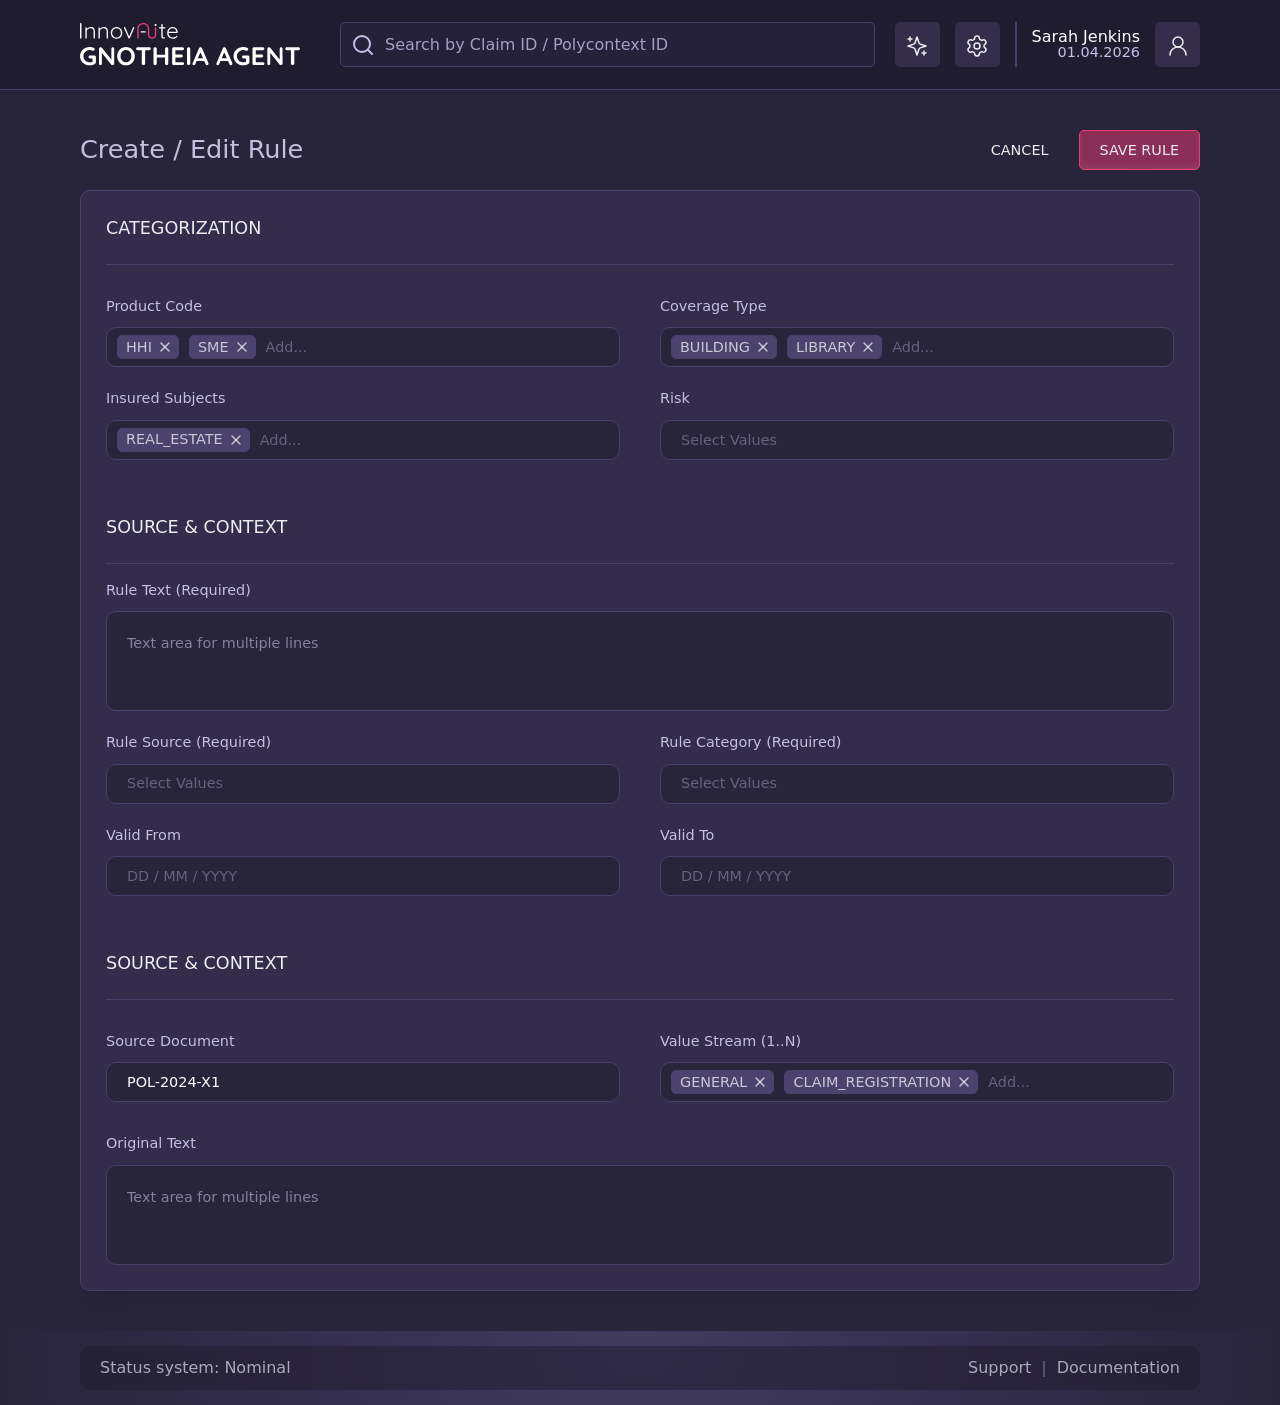
<file: edit-rule.html>
<!DOCTYPE html>
<html data-wf-page="69faaf6d4b85ead530b3b52c" data-wf-site="69aa2784ca12161ae1c2893b" lang="en">
<head>
  <meta charset="utf-8">
  <title>EDIT</title>
  <meta content="width=device-width, initial-scale=1" name="viewport">
  <meta content="Webflow" name="generator">
  <link href="css/normalize.css" rel="stylesheet" type="text/css">
  <link href="css/webflow.css" rel="stylesheet" type="text/css">
  <link href="css/gnotheia.webflow.css" rel="stylesheet" type="text/css">
  <link href="css/responsive.css" rel="stylesheet" type="text/css">
  <link href="images/favicon.ico" rel="shortcut icon" type="image/x-icon">
  <link href="images/webclip.png" rel="apple-touch-icon">
</head>
<body class="body">
  <div class="popup_wraper" id="claimModal">
    <div class="popup_close_overlay"></div>
    <div aria-labelledby="modal-title" role="dialog" aria-modal="true" class="popup">
      <div class="header_wrapper">
        <div class="div-block-69">
          <h2 class="heading-1-copy">CLAIM ID: <span class="text-span-4">CLM-9902: Accident Loss</span></h2>
          <div class="red-only">POLYCONTEXT ID: <span class="white-text">264384944</span><br></div>
        </div>
        <div class="div-block-68"><button arial-label="close dialog" class="button">
            <div class="code-embed-15 w-embed"><svg xmlns="http://www.w3.org/2000/svg" width="24" height="24" viewbox="0 0 24 24" fill="none" stroke="currentColor" stroke-width="1.5" stroke-linecap="round" stroke-linejoin="round" class="lucide lucide-x-icon lucide-x">
                <path d="M18 6 6 18"></path>
                <path d="m6 6 12 12"></path>
              </svg></div>
          </button></div>
      </div>
      <div class="div-block-86">
        <p class="text-block-3">===========================================<br>       AI PRE-ASSESSMENT REPORT (POLYCONTEXT SUMMARY)<br>===========================================<br><br>### 1. HEADER &amp; CLAIM/POLICY AT A GLANCE ###<br># This section provides all key identification and governance information in one place for immediate context.<br><br>-- Governance --<br>Report ID:             [Polycontext_ID]           # Unique identifier for this specific Polycontext version.<br>Version:               [Version_Number]           # e.g., v4.1.0<br>Generated At:          [Timestamp]                # ISO 8601 format timestamp (e.g., 2025-11-26T13:10:00Z).<br>Claim Status:          [Claim_Status]             # The current, high-level status of the claim, e.g., Registration_InProgress, Validation_Rejected, Settlement_Approved.-- Claim Details --<br>Claim ID:              [Claim_ID]                 # The primary business identifier for the claim.<br>Insured Party:         [Insured_Name]             # Full name of the insured party or entity.<br>Date of Loss:          [Date_of_Loss]             # The date the incident occurred.<br>Incident Summary:      [Brief, one-line summary]  # A concise description of the incident, e.g., &quot;Water damage from broken washing machine.&quot;<br><br>-- Policy Details --<br>Policy ID:             [Policy_ID]                # The identifier of the relevant insurance policy.<br>Product:               [Product_Name]             # The name of the insurance product, e.g., &quot;Home Insurance Plus&quot;.<br>Policy Status:         [Policy_Status]            # Status of the policy at the time of loss, e.g., Active, Expired, Lapsed.<br>Coverage Period:       [Start_Date] to [End_Date] # The effective period of the policy.<br><br>---<br>### 2. PROCESS FLOW OVERVIEW (VALUE STREAM) ###<br># A visual representation of the claim&#x27;s journey through the formal process steps.<br># The current step is highlighted in bold.<br># Icons: ✔️ Completed, ❌ Blocked, ⚙️ In Progress, ⚪ Pending.<br>[PROCESS_STEP_1 (Icon)] -&gt; **[ CURRENT_PROCESS_STEP (Icon) ]** -&gt; [PROCESS_STEP_3 (Icon)] -&gt; ...</p>
      </div><button arial-label="close dialog" class="button">
        <div class="code-embed-15 w-embed"><svg xmlns="http://www.w3.org/2000/svg" width="24" height="24" viewbox="0 0 24 24" fill="none" stroke="currentColor" stroke-width="1.5" stroke-linecap="round" stroke-linejoin="round" class="lucide lucide-x-icon lucide-x">
            <path d="M18 6 6 18"></path>
            <path d="m6 6 12 12"></path>
          </svg></div>
      </button>
    </div>
  </div>
  <div data-collapse="medium" data-animation="default" data-duration="400" role="banner" class="brix---header-wrapper-lenka w-nav">
    <div class="brix---container-default w-container">
      <div class="brix---header-content-wrapper">
        <div class="div-block-36">
          <a href="index.html" class="brix---header-logo-link w-nav-brand"><img width="254" src="images/GA_Logo_v2.svg" alt="Gnotheia" class="brix---header-logo"></a>
          <div class="searchwrap">
            <div class="search_input">
              <div class="code-embed-8 w-embed"><svg xmlns="http://www.w3.org/2000/svg" width="24" height="24" viewbox="0 0 24 24" fill="none" stroke="currentColor" stroke-width="2" stroke-linecap="round" stroke-linejoin="round" class="lucide lucide-search-icon lucide-search">
                  <path d="m21 21-4.34-4.34"></path>
                  <circle cx="11" cy="11" r="8"></circle>
                </svg></div>
              <input type="search" class="search-input-field" placeholder="Search by Claim ID / Polycontext ID" aria-label="Search by Claim ID / Polycontext ID">
            </div>
          </div>
          <div>
            <nav role="navigation" class="brix---header-menu-wrapper w-nav-menu">
              <ul role="list" class="brix---header-nav-menu-list">
                <li class="brix---header-nav-list-item mobile-menu-search-item">
                  <div class="searchwrap">
                    <div class="search_input">
                      <div class="code-embed-8 w-embed"><svg xmlns="http://www.w3.org/2000/svg" width="24" height="24" viewBox="0 0 24 24" fill="none" stroke="currentColor" stroke-width="2" stroke-linecap="round" stroke-linejoin="round" class="lucide lucide-search-icon lucide-search">
                          <path d="m21 21-4.34-4.34"></path>
                          <circle cx="11" cy="11" r="8"></circle>
                        </svg></div>
                      <input type="search" class="search-input-field" placeholder="Search by Claim ID / Polycontext ID" aria-label="Search by Claim ID / Polycontext ID">
                    </div>
                  </div>
                </li>
                <li class="brix---header-nav-list-item hide_menu_item">
                  <div data-delay="0" data-hover="true" class="brix---dropdown-wrapper w-dropdown">
                    <div class="brix---dropdown-toggle w-dropdown-toggle">
                      <div>Resources</div><img alt="Icon Rounded Chevron Dark - BRIX Templates" src="images/line-rounded-chevron-down-black-brix-templates.svg" class="brix---dropdown-chevron">
                    </div>
                    <nav class="brix---dropdown-column-wrapper w-dropdown-list">
                      <div class="brix---dropdown-card">
                        <div class="brix---dropdown-pd">
                          <div class="w-layout-grid brix---dropdown-links-grid">
                            <a href="#" class="brix---dropdown-link w-dropdown-link">Mobile app</a>
                            <a href="#" class="brix---dropdown-link w-dropdown-link">Desktop app</a>
                            <a href="#" class="brix---dropdown-link w-dropdown-link">Multiple users</a>
                            <a href="#" class="brix---dropdown-link w-dropdown-link">Integrations</a>
                            <a href="#" class="brix---dropdown-link w-dropdown-link">Monthly reports</a>
                            <a href="#" class="brix---dropdown-link w-dropdown-link">Granular permissions</a>
                          </div>
                        </div>
                      </div>
                    </nav>
                  </div>
                </li>
                <li class="brix---header-nav-list-item nav-actions-wrap">
                  <a href="explainability.html" class="user_btn w-inline-block" title="Explainability" aria-label="Explainability">
                    <div class="code-embed-8 w-embed"><svg xmlns="http://www.w3.org/2000/svg" width="24" height="24" viewbox="0 0 24 24" fill="none" stroke="currentColor" stroke-width="1.5" stroke-linecap="round" stroke-linejoin="round" class="lucide lucide-sparkles-icon lucide-sparkles">
                        <path d="m12 3-1.912 5.813a2 2 0 0 1-1.275 1.275L3 12l5.813 1.912a2 2 0 0 1 1.275 1.275L12 21l1.912-5.813a2 2 0 0 1 1.275-1.275L21 12l-5.813-1.912a2 2 0 0 1-1.275-1.275L12 3Z"></path>
                        <path d="M5 3v4"></path>
                        <path d="M19 17v4"></path>
                        <path d="M3 5h4"></path>
                        <path d="M17 19h4"></path>
                      </svg></div>
                  </a>
                  <a href="rules-management.html" class="user_btn w-inline-block" title="Rules Management" aria-label="Rules Management">
                    <div class="code-embed-8 w-embed"><svg xmlns="http://www.w3.org/2000/svg" width="24" height="24" viewbox="0 0 24 24" fill="none" stroke="currentColor" stroke-width="1.5" stroke-linecap="round" stroke-linejoin="round" class="lucide lucide-settings-icon lucide-settings">
                        <path d="M9.671 4.136a2.34 2.34 0 0 1 4.659 0 2.34 2.34 0 0 0 3.319 1.915 2.34 2.34 0 0 1 2.33 4.033 2.34 2.34 0 0 0 0 3.831 2.34 2.34 0 0 1-2.33 4.033 2.34 2.34 0 0 0-3.319 1.915 2.34 2.34 0 0 1-4.659 0 2.34 2.34 0 0 0-3.32-1.915 2.34 2.34 0 0 1-2.33-4.033 2.34 2.34 0 0 0 0-3.831A2.34 2.34 0 0 1 6.35 6.051a2.34 2.34 0 0 0 3.319-1.915"></path>
                        <circle cx="12" cy="12" r="3"></circle>
                      </svg></div>
                  </a>
                </li>
                <li class="brix---header-nav-list-item">
                  <div class="div-block-75"></div>
                  <div class="user-wrap">
                    <div class="user_name">Sarah Jenkins</div>
                    <div class="user_status">01.04.2026</div>
                  </div>
                  <a href="#" class="user_btn w-inline-block" aria-label="User Profile">
                    <div class="code-embed-8 w-embed"><svg xmlns="http://www.w3.org/2000/svg" width="24" height="24" viewbox="0 0 24 24" fill="none" stroke="currentColor" stroke-width="1.5" stroke-linecap="round" stroke-linejoin="round" class="lucide lucide-user-round-icon lucide-user-round">
                        <circle cx="12" cy="8" r="5"></circle>
                        <path d="M20 21a8 8 0 0 0-16 0"></path>
                      </svg></div>
                  </a>
                </li>
              </ul>
            </nav>
            <div class="brix---hamburger-menu-wrapper w-nav-button" aria-label="Toggle navigation" role="button" tabindex="0">
              <div class="brix---hamburger-menu-bar-top"></div>
              <div class="brix---hamburger-menu-bar-bottom"></div>
            </div>
          </div>
        </div>
      </div>
    </div>
  </div>
  <section id="Work-Packages" class="s_work_packages">
    <div class="w-layout-blockcontainer container_new w-container">
      <div class="content-wrap-two">
        <div class="special_header">
          <div class="header_wrapper">
            <div class="div-block-69">
              <h2 class="heading-1-copy">Create / Edit Rule</h2>
            </div>
            <div class="button_wrap">
              <a href="rules-management.html" class="button_gn_sec w-inline-block">
                <div>CANCEL</div>
              </a>
              <a href="rules-management.html" class="button_gn w-inline-block">
                <div class="text-block-5">Save rule</div>
              </a>
            </div>
          </div>
        </div>
        <div class="object-box-copy">
          <div class="box_label_wrap">
            <div class="side-wrap-left">
              <div class="text-block-2">CATEGORIZATION</div>
            </div>
          </div>
          <div class="divider"></div>
          <div class="grid_one-copy">
            <div class="chat-wrap">
              <div class="input_wrap">
                <div class="red-only">Product Code<br></div>
                <div class="input selector">
                  <a href="#" class="tag_selector w-inline-block">
                    <div class="tag_text">HHI<br></div>
                    <div class="code-embed-17 w-embed"><svg xmlns="http://www.w3.org/2000/svg" width="16" height="16" viewbox="0 0 24 24" fill="none" stroke="currentColor" stroke-width="2" stroke-linecap="round" stroke-linejoin="round" class="lucide lucide-x-icon lucide-x">
                        <path d="M18 6 6 18"></path>
                        <path d="m6 6 12 12"></path>
                      </svg></div>
                  </a>
                  <a href="#" class="tag_selector w-inline-block">
                    <div class="tag_text">SME<br></div>
                    <div class="code-embed-17 w-embed"><svg xmlns="http://www.w3.org/2000/svg" width="16" height="16" viewbox="0 0 24 24" fill="none" stroke="currentColor" stroke-width="2" stroke-linecap="round" stroke-linejoin="round" class="lucide lucide-x-icon lucide-x">
                        <path d="M18 6 6 18"></path>
                        <path d="m6 6 12 12"></path>
                      </svg></div>
                  </a>
                  <div class="red-only-copy">Add...<br></div>
                </div>
              </div>
              <div class="input_wrap">
                <div class="red-only">Insured Subjects<br></div>
                <div class="input selector">
                  <a href="#" class="tag_selector w-inline-block">
                    <div class="tag_text">REAL_ESTATE<br></div>
                    <div class="code-embed-17 w-embed"><svg xmlns="http://www.w3.org/2000/svg" width="16" height="16" viewbox="0 0 24 24" fill="none" stroke="currentColor" stroke-width="2" stroke-linecap="round" stroke-linejoin="round" class="lucide lucide-x-icon lucide-x">
                        <path d="M18 6 6 18"></path>
                        <path d="m6 6 12 12"></path>
                      </svg></div>
                  </a>
                  <div class="red-only-copy">Add...<br></div>
                </div>
              </div>
            </div>
            <div class="chat-wrap">
              <div class="input_wrap">
                <div class="red-only">Coverage Type<br></div>
                <div class="input selector">
                  <a href="#" class="tag_selector w-inline-block">
                    <div class="tag_text">BUILDING<br></div>
                    <div class="code-embed-17 w-embed"><svg xmlns="http://www.w3.org/2000/svg" width="16" height="16" viewbox="0 0 24 24" fill="none" stroke="currentColor" stroke-width="2" stroke-linecap="round" stroke-linejoin="round" class="lucide lucide-x-icon lucide-x">
                        <path d="M18 6 6 18"></path>
                        <path d="m6 6 12 12"></path>
                      </svg></div>
                  </a>
                  <a href="#" class="tag_selector w-inline-block">
                    <div class="tag_text">LIBRARY<br></div>
                    <div class="code-embed-17 w-embed"><svg xmlns="http://www.w3.org/2000/svg" width="16" height="16" viewbox="0 0 24 24" fill="none" stroke="currentColor" stroke-width="2" stroke-linecap="round" stroke-linejoin="round" class="lucide lucide-x-icon lucide-x">
                        <path d="M18 6 6 18"></path>
                        <path d="m6 6 12 12"></path>
                      </svg></div>
                  </a>
                  <div class="red-only-copy">Add...<br></div>
                </div>
              </div>
              <div class="input_wrap">
                <div class="red-only"> Risk<br></div>
                <div class="input">
                  <div class="red-only-copy">Select Values<br></div>
                </div>
              </div>
            </div>
          </div>
          <div class="divider clean"></div>
          <div class="box_label_wrap">
            <div class="side-wrap-left">
              <div class="text-block-2">SOURCE &amp; CONTEXT</div>
            </div>
          </div>
          <div class="divider"></div>
          <div class="chat-wrap">
            <div class="red-only">Rule Text (required)<br></div>
            <div class="text-input">
              <div class="red-only-copy">Text area for multiple lines<br></div>
            </div>
          </div>
          <div class="grid_one-copy">
            <div class="chat-wrap">
              <div class="input_wrap">
                <div class="red-only">Rule Source (required)<br></div>
                <div class="input">
                  <div class="red-only-copy">Select Values<br></div>
                </div>
              </div>
              <div class="input_wrap">
                <div class="red-only">Valid From<br></div>
                <div class="input">
                  <div class="red-only-copy">DD / MM / YYYY<br></div>
                </div>
              </div>
            </div>
            <div class="chat-wrap">
              <div class="input_wrap">
                <div class="red-only">Rule Category (required)<br></div>
                <div class="input">
                  <div class="red-only-copy">Select Values<br></div>
                </div>
              </div>
              <div class="input_wrap">
                <div class="red-only">Valid To<br></div>
                <div class="input">
                  <div class="red-only-copy">DD / MM / YYYY<br></div>
                </div>
              </div>
            </div>
          </div>
          <div class="divider clean"></div>
          <div class="box_label_wrap">
            <div class="side-wrap-left">
              <div class="text-block-2">SOURCE &amp; CONTEXT</div>
            </div>
          </div>
          <div class="divider"></div>
          <div class="grid_one-copy">
            <div class="chat-wrap">
              <div class="input_wrap">
                <div class="red-only">Source Document<br></div>
                <div class="input filled">
                  <div class="red-only-copy">POL-2024-X1<br></div>
                </div>
              </div>
            </div>
            <div class="chat-wrap">
              <div class="input_wrap">
                <div class="red-only">Value Stream (1..N)<br></div>
                <div class="input selector">
                  <a href="#" class="tag_selector w-inline-block">
                    <div class="tag_text">GENERAL<br></div>
                    <div class="code-embed-17 w-embed"><svg xmlns="http://www.w3.org/2000/svg" width="16" height="16" viewbox="0 0 24 24" fill="none" stroke="currentColor" stroke-width="2" stroke-linecap="round" stroke-linejoin="round" class="lucide lucide-x-icon lucide-x">
                        <path d="M18 6 6 18"></path>
                        <path d="m6 6 12 12"></path>
                      </svg></div>
                  </a>
                  <a href="#" class="tag_selector w-inline-block">
                    <div class="tag_text">CLAIM_REGISTRATION<br></div>
                    <div class="code-embed-17 w-embed"><svg xmlns="http://www.w3.org/2000/svg" width="16" height="16" viewbox="0 0 24 24" fill="none" stroke="currentColor" stroke-width="2" stroke-linecap="round" stroke-linejoin="round" class="lucide lucide-x-icon lucide-x">
                        <path d="M18 6 6 18"></path>
                        <path d="m6 6 12 12"></path>
                      </svg></div>
                  </a>
                  <div class="red-only-copy">Add...<br></div>
                </div>
              </div>
            </div>
          </div>
          <div class="textfield_wrap">
            <div class="red-only">Original Text<br></div>
            <div class="text-input">
              <div class="red-only-copy">Text area for multiple lines<br></div>
            </div>
          </div>
        </div>
      </div>
    </div>
  </section>
  <section id="Contacts" class="s_footer">
    <div class="w-layout-blockcontainer container w-container">
      <div class="div-block-23">
        <div class="div-block-29">
          <div class="div-block-63">
            <p class="footer-description">Status system: Nominal</p>
          </div>
          <div class="div-block-63">
            <p class="footer-description">
              <a href="#" class="link_footer">Support</a>
            </p>
            <p class="footer-separator hide">|</p>
            <a href="#" class="link_footer">Documentation</a>
          </div>
        </div>
      </div>
    </div>
  </section>
  <script src="js/app.js"></script>
</body>
</html>
</file>
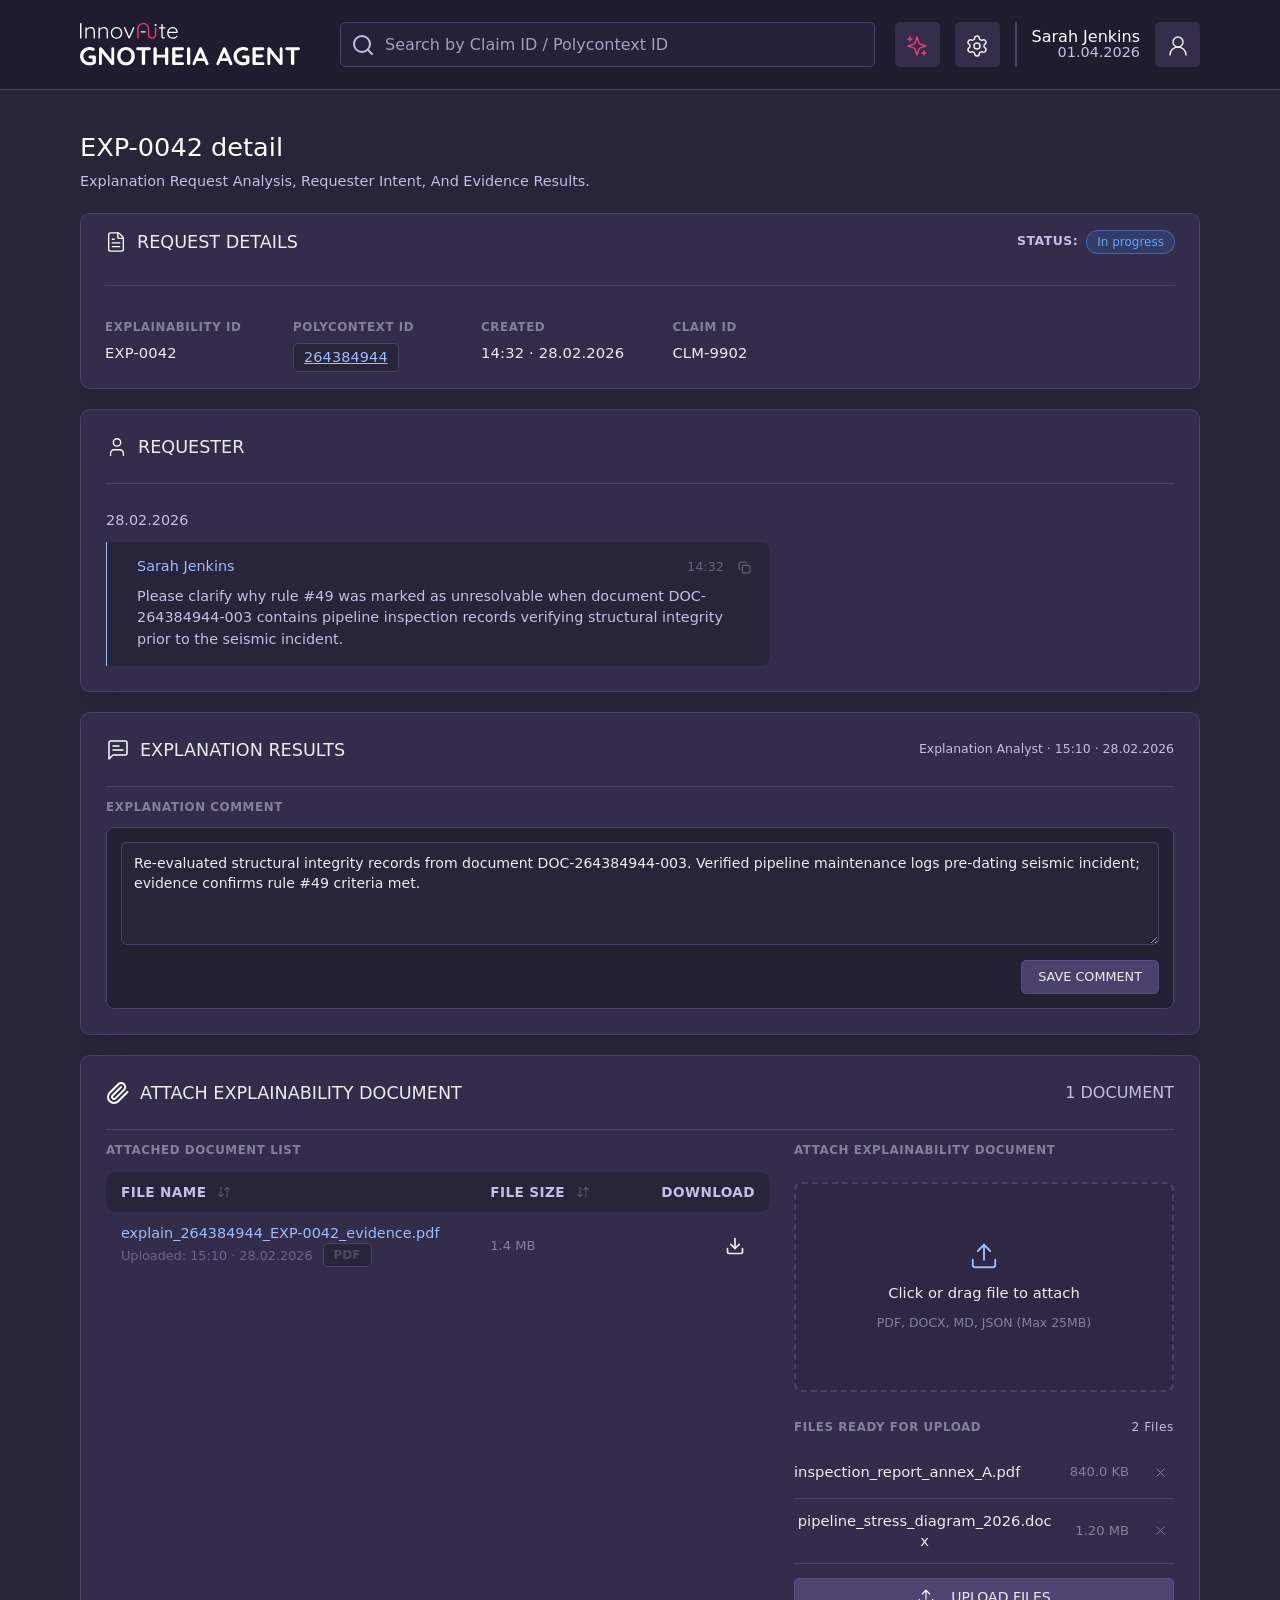
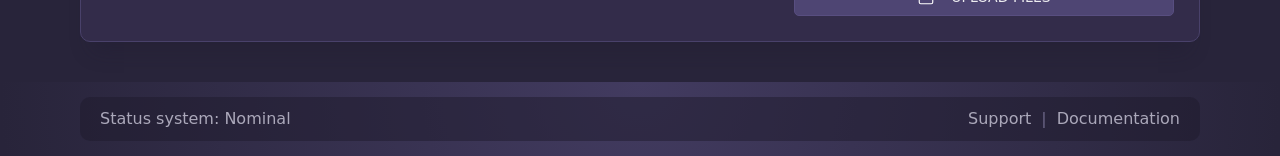
<file: explainability-detail.html>
<!DOCTYPE html>
<html data-wf-page="69f9f68b42fb301b6a081d4d" data-wf-site="69aa2784ca12161ae1c2893b" lang="en">
<head>
  <meta charset="utf-8">
  <title>Explainability Detail - Gnotheia</title>
  <meta content="width=device-width, initial-scale=1" name="viewport">
  <meta content="Webflow" name="generator">
  <link href="css/normalize.css" rel="stylesheet" type="text/css">
  <link href="css/webflow.css" rel="stylesheet" type="text/css">
  <link href="css/gnotheia.webflow.css" rel="stylesheet" type="text/css">
  <link href="css/responsive.css" rel="stylesheet" type="text/css">
  <link href="images/favicon.ico" rel="shortcut icon" type="image/x-icon">
  <link href="images/webclip.png" rel="apple-touch-icon">
</head>
<body class="body">
  <div data-collapse="medium" data-animation="default" data-duration="400" role="banner" class="brix---header-wrapper-lenka w-nav">
    <div class="brix---container-default w-container">
      <div class="brix---header-content-wrapper">
        <div class="div-block-36">
          <a href="index.html" class="brix---header-logo-link w-nav-brand"><img width="254" src="images/GA_Logo_v2.svg" alt="Gnotheia" class="brix---header-logo"></a>
          <div class="searchwrap">
            <div class="search_input">
              <div class="code-embed-8 w-embed"><svg xmlns="http://www.w3.org/2000/svg" width="24" height="24" viewbox="0 0 24 24" fill="none" stroke="currentColor" stroke-width="2" stroke-linecap="round" stroke-linejoin="round" class="lucide lucide-search-icon lucide-search">
                  <path d="m21 21-4.34-4.34"></path>
                  <circle cx="11" cy="11" r="8"></circle>
                </svg></div>
              <input type="search" class="search-input-field" placeholder="Search by Claim ID / Polycontext ID" aria-label="Search by Claim ID / Polycontext ID">
            </div>
          </div>
          <div>
            <nav role="navigation" class="brix---header-menu-wrapper w-nav-menu">
              <ul role="list" class="brix---header-nav-menu-list">
                <li class="brix---header-nav-list-item mobile-menu-search-item">
                  <div class="searchwrap">
                    <div class="search_input">
                      <div class="code-embed-8 w-embed"><svg xmlns="http://www.w3.org/2000/svg" width="24" height="24" viewBox="0 0 24 24" fill="none" stroke="currentColor" stroke-width="2" stroke-linecap="round" stroke-linejoin="round" class="lucide lucide-search-icon lucide-search">
                          <path d="m21 21-4.34-4.34"></path>
                          <circle cx="11" cy="11" r="8"></circle>
                        </svg></div>
                      <input type="search" class="search-input-field" placeholder="Search by Claim ID / Polycontext ID" aria-label="Search by Claim ID / Polycontext ID">
                    </div>
                  </div>
                </li>
                <li class="brix---header-nav-list-item hide_menu_item">
                  <div data-delay="0" data-hover="true" class="brix---dropdown-wrapper w-dropdown">
                    <div class="brix---dropdown-toggle w-dropdown-toggle">
                      <div>Resources</div><img alt="Icon Rounded Chevron Dark - BRIX Templates" src="images/line-rounded-chevron-down-black-brix-templates.svg" class="brix---dropdown-chevron">
                    </div>
                    <nav class="brix---dropdown-column-wrapper w-dropdown-list">
                      <div class="brix---dropdown-card">
                        <div class="brix---dropdown-pd">
                          <div class="w-layout-grid brix---dropdown-links-grid">
                            <a href="#" class="brix---dropdown-link w-dropdown-link">Mobile app</a>
                            <a href="#" class="brix---dropdown-link w-dropdown-link">Desktop app</a>
                            <a href="#" class="brix---dropdown-link w-dropdown-link">Multiple users</a>
                            <a href="#" class="brix---dropdown-link w-dropdown-link">Integrations</a>
                            <a href="#" class="brix---dropdown-link w-dropdown-link">Monthly reports</a>
                            <a href="#" class="brix---dropdown-link w-dropdown-link">Granular permissions</a>
                          </div>
                        </div>
                      </div>
                    </nav>
                  </div>
                </li>
                <li class="brix---header-nav-list-item nav-actions-wrap">
                  <a href="explainability.html" aria-current="page" class="user_btn w-inline-block w--current" title="Explainability" aria-label="Explainability">
                    <div class="code-embed-8 w-embed"><svg xmlns="http://www.w3.org/2000/svg" width="24" height="24" viewbox="0 0 24 24" fill="none" stroke="currentColor" stroke-width="1.5" stroke-linecap="round" stroke-linejoin="round" class="lucide lucide-sparkles-icon lucide-sparkles">
                        <path d="m12 3-1.912 5.813a2 2 0 0 1-1.275 1.275L3 12l5.813 1.912a2 2 0 0 1 1.275 1.275L12 21l1.912-5.813a2 2 0 0 1 1.275-1.275L21 12l-5.813-1.912a2 2 0 0 1-1.275-1.275L12 3Z"></path>
                        <path d="M5 3v4"></path>
                        <path d="M19 17v4"></path>
                        <path d="M3 5h4"></path>
                        <path d="M17 19h4"></path>
                      </svg></div>
                  </a>
                  <a href="rules-management.html" class="user_btn w-inline-block" title="Rules Management" aria-label="Rules Management">
                    <div class="code-embed-8 w-embed"><svg xmlns="http://www.w3.org/2000/svg" width="24" height="24" viewbox="0 0 24 24" fill="none" stroke="currentColor" stroke-width="1.5" stroke-linecap="round" stroke-linejoin="round" class="lucide lucide-settings-icon lucide-settings">
                        <path d="M9.671 4.136a2.34 2.34 0 0 1 4.659 0 2.34 2.34 0 0 0 3.319 1.915 2.34 2.34 0 0 1 2.33 4.033 2.34 2.34 0 0 0 0 3.831 2.34 2.34 0 0 1-2.33 4.033 2.34 2.34 0 0 0-3.319 1.915 2.34 2.34 0 0 1-4.659 0 2.34 2.34 0 0 0-3.32-1.915 2.34 2.34 0 0 1-2.33-4.033 2.34 2.34 0 0 0 0-3.831A2.34 2.34 0 0 1 6.35 6.051a2.34 2.34 0 0 0 3.319-1.915"></path>
                        <circle cx="12" cy="12" r="3"></circle>
                      </svg></div>
                  </a>
                </li>
                <li class="brix---header-nav-list-item">
                  <div class="div-block-75"></div>
                  <div class="user-wrap">
                    <div class="user_name">Sarah Jenkins</div>
                    <div class="user_status">01.04.2026</div>
                  </div>
                  <a href="#" class="user_btn w-inline-block" aria-label="User Profile">
                    <div class="code-embed-8 w-embed"><svg xmlns="http://www.w3.org/2000/svg" width="24" height="24" viewbox="0 0 24 24" fill="none" stroke="currentColor" stroke-width="1.5" stroke-linecap="round" stroke-linejoin="round" class="lucide lucide-user-round-icon lucide-user-round">
                        <circle cx="12" cy="8" r="5"></circle>
                        <path d="M20 21a8 8 0 0 0-16 0"></path>
                      </svg></div>
                  </a>
                </li>
              </ul>
            </nav>
            <div class="brix---hamburger-menu-wrapper w-nav-button" aria-label="Toggle navigation" role="button" tabindex="0">
              <div class="brix---hamburger-menu-bar-top"></div>
              <div class="brix---hamburger-menu-bar-bottom"></div>
            </div>
          </div>
        </div>
      </div>
    </div>
  </div>

  <section id="Work-Packages" class="s_work_packages">
    <div class="w-layout-blockcontainer container_new w-container">
      <div class="special_header">
        <div class="header_wrapper">
          <div class="div-block-69">
            <h2 class="heading-1-copy"><span class="text-span-4" id="detailHeading">EXP-0042 detail</span></h2>
            <div class="red-only">Explanation request analysis, requester intent, and evidence results.<br></div>
          </div>
        </div>
      </div>

      <div class="content-wrap">
        <!-- 1. Request Details Section -->
        <div class="object-box eval-context-box">
          <div class="eval-context-header-bar">
            <div class="side-wrap-left">
              <div class="ico-header w-embed"><svg xmlns="http://www.w3.org/2000/svg" width="22" height="22" viewbox="0 0 24 24" fill="none" stroke="currentColor" stroke-width="1.5" stroke-linecap="round" stroke-linejoin="round" class="lucide lucide-file-text-icon lucide-file-text">
                  <path d="M6 22a2 2 0 0 1-2-2V4a2 2 0 0 1 2-2h8a2.4 2.4 0 0 1 1.704.706l3.588 3.588A2.4 2.4 0 0 1 20 8v12a2 2 0 0 1-2 2z"></path>
                  <path d="M14 2v5a1 1 0 0 0 1 1h5"></path>
                  <path d="M10 9H8"></path>
                  <path d="M16 13H8"></path>
                  <path d="M16 17H8"></path>
                </svg></div>
              <div class="text-block-2">Request details</div>
            </div>
            <div class="side-wrap-right" style="display: flex; align-items: center; gap: 8px;">
              <span class="red-only" style="font-size: 0.78rem; font-weight: 600; letter-spacing: 0.04em;">STATUS:</span>
              <span class="status-badge status-inprogress" id="detailStatusBadge">In&nbsp;progress</span>
            </div>
          </div>
          <div class="divider"></div>
          <div class="eval-context-meta-row">
            <div class="eval-context-meta-col">
              <div class="eval-context-label">EXPLAINABILITY ID</div>
              <div class="eval-context-value" id="detailKvExplainId">EXP-0042</div>
            </div>
            <div class="eval-context-meta-col">
              <div class="eval-context-label">POLYCONTEXT ID</div>
              <div class="eval-context-value">
                <a href="claim-detail.html" class="company-tag" id="detailKvPolyId" title="Go to Polycontext">264384944</a>
              </div>
            </div>
            <div class="eval-context-meta-col">
              <div class="eval-context-label">CREATED</div>
              <div class="eval-context-value" id="detailKvCreated">14:32 · 28.02.2026</div>
            </div>
            <div class="eval-context-meta-col">
              <div class="eval-context-label">CLAIM ID</div>
              <div class="eval-context-value" id="detailKvClaimId">CLM-9902</div>
            </div>
          </div>
        </div>

        <!-- 2. REQUESTER Section -->
        <div class="object-box">
          <div class="eval-context-header-bar">
            <div class="side-wrap-left">
              <div class="ico-header w-embed"><svg xmlns="http://www.w3.org/2000/svg" width="22" height="22" viewbox="0 0 24 24" fill="none" stroke="currentColor" stroke-width="1.5" stroke-linecap="round" stroke-linejoin="round" class="lucide lucide-user-icon lucide-user">
                  <path d="M19 21v-2a4 4 0 0 0-4-4H9a4 4 0 0 0-4 4v2"></path>
                  <circle cx="12" cy="7" r="4"></circle>
                </svg></div>
              <div class="text-block-2">REQUESTER</div>
            </div>
          </div>
          <div class="divider"></div>
          <div style="width: 100% !important;">
            <div class="grid_one" style="width: 100% !important;">
              <div class="wrap_chat-messages" style="width: 100% !important;">
                <div class="chat_date">
                  <div class="red-only" id="detailCommentDate">28. 2. 2026<br></div>
                  <div class="chat_box">
                    <div class="div-block-87">
                      <div class="up_data" id="detailRequesterName">Sarah Jenkins</div>
                      <div class="low_data">
                        <span id="detailCommentTime">14:32</span>
                        <button type="button" class="btn-copy-comment" id="btnCopyRequesterComment" title="Copy text to clipboard" aria-label="Copy comment text">
                          <svg xmlns="http://www.w3.org/2000/svg" width="13" height="13" viewBox="0 0 24 24" fill="none" stroke="currentColor" stroke-width="1.5" stroke-linecap="round" stroke-linejoin="round" class="lucide lucide-copy-icon lucide-copy"><rect width="14" height="14" x="8" y="8" rx="2" ry="2"/><path d="M4 16c-1.1 0-2-.9-2-2V4c0-1.1.9-2 2-2h10c1.1 0 2 .9 2 2"/></svg>
                        </button>
                      </div>
                    </div>
                    <div class="text-block-3" id="detailRequesterComment">
                      Please clarify why rule #49 was marked as unresolvable when document DOC-264384944-003 contains pipeline inspection records verifying structural integrity prior to the seismic incident.
                    </div>
                  </div>
                </div>
              </div>
            </div>
          </div>
        </div>

        <!-- 3. Explanation Results Section (New Section) -->
        <div class="object-box-copy" id="explanationResultsCard">
          <div class="box_label_wrap">
            <div class="side-wrap-left">
              <div class="ico-header w-embed"><svg xmlns="http://www.w3.org/2000/svg" width="24" height="24" viewBox="0 0 24 24" fill="none" stroke="currentColor" stroke-width="1.5" stroke-linecap="round" stroke-linejoin="round" class="lucide lucide-message-square-text-icon lucide-message-square-text">
                  <path d="M21 15a2 2 0 0 1-2 2H7l-4 4V5a2 2 0 0 1 2-2h14a2 2 0 0 1 2 2z"></path>
                  <path d="M13 8H7"></path>
                  <path d="M17 12H7"></path>
                </svg></div>
              <div class="text-block-2">Explanation results</div>
            </div>
            <div class="side-wrap smallgap">
              <span class="red-only" id="analystCommentMeta" style="font-size: 0.78rem; text-transform: none;">Explanation Analyst · 15:10 · 28.02.2026</span>
            </div>
          </div>
          <div id="explanationResultsContent" style="width: 100% !important; align-self: stretch !important; display: block !important;">
            <div class="divider" style="width: 100% !important;"></div>
            <div class="eval-context-label" style="margin-bottom: 10px; font-size: 0.78rem; letter-spacing: 0.05em; text-align: left;">EXPLANATION COMMENT</div>
            <div style="background: #242034; border: 1px solid #49416a; border-radius: 8px; padding: 14px; box-sizing: border-box;">
              <textarea id="detailAnalystCommentInput" class="analyst-textarea" rows="4" placeholder="Enter explanation commentary, findings, or conclusion for this request..." style="width: 100%; box-sizing: border-box; background: #28243a; border: 1px solid #49416a; border-radius: 6px; color: #edecf0; font-size: 0.88rem; padding: 10px 12px; resize: vertical; min-height: 90px; outline: none; font-family: inherit; line-height: 1.45;"></textarea>
              <div style="display: flex; justify-content: flex-end; align-items: center; margin-top: 10px;">
                <button type="button" class="button_gn_sec dark" id="btnSaveAnalystComment" style="height: 34px; padding: 0 16px; font-size: 0.8rem; display: inline-flex; align-items: center;">
                  <div>Save comment</div>
                </button>
              </div>
            </div>
          </div>
        </div>

        <!-- 4. Attach Explainability Document Section (Untouched 2-in-1 Layout) -->
        <div class="object-box-copy" id="attachExplainabilityCard">
          <div class="box_label_wrap">
            <div class="side-wrap-left">
              <div class="ico-header w-embed"><svg xmlns="http://www.w3.org/2000/svg" width="24" height="24" viewBox="0 0 24 24" fill="none" stroke="currentColor" stroke-width="2" stroke-linecap="round" stroke-linejoin="round" class="lucide lucide-paperclip-icon lucide-paperclip">
                  <path d="m21.44 11.05-9.19 9.19a6 6 0 0 1-8.49-8.49l8.57-8.57A4 4 0 1 1 18 8.84l-8.59 8.57a2 2 0 0 1-2.83-2.83l8.49-8.48"></path>
                </svg></div>
              <div class="text-block-2">Attach explainability document</div>
            </div>
            <div class="side-wrap smallgap">
              <span class="badge-label" id="detailAttachmentsCount">1 document</span>
            </div>
          </div>
          <div id="attachExplainabilityContent" style="width: 100% !important; align-self: stretch !important; display: block !important;">
            <div class="divider" style="width: 100% !important;"></div>
            <div class="grid_one attach-grid-layout" style="width: 100% !important;">
              <!-- Left Column: List of Already Uploaded Attachments -->
              <div class="combined-table-panel" style="width: 100% !important; min-width: 0 !important;">
                <div class="eval-context-label" style="margin-bottom: 12px; font-size: 0.78rem; letter-spacing: 0.05em; text-align: left;">ATTACHED DOCUMENT LIST</div>
                <div class="table-responsive" style="margin-top: 0;">
                  <table class="table-head_wrap" id="detailAttachmentsTable">
                    <thead>
                      <tr>
                        <th style="width: 58%;">
                          <div class="column_wrap">
                            <div class="badge-label">FILE NAME</div>
                          </div>
                        </th>
                        <th style="width: 26%;">
                          <div class="column_wrap">
                            <div class="badge-label">FILE SIZE</div>
                          </div>
                        </th>
                        <th style="width: 16%;">
                          <div class="column_wrap right">
                            <div class="badge-label">DOWNLOAD</div>
                          </div>
                        </th>
                      </tr>
                    </thead>
                    <tbody id="detailAttachmentsTbody">
                      <!-- Injected via JS -->
                    </tbody>
                  </table>
                </div>
              </div>

              <!-- Right Column: Drag & Drop Dropzone + Staging Files List Underneath -->
              <div class="chat-wrap combined-upload-panel" style="width: 380px !important; max-width: 100% !important; justify-self: end !important;">
                <div class="eval-context-label" style="margin-bottom: 12px; font-size: 0.78rem; letter-spacing: 0.05em; text-align: left;">ATTACH EXPLAINABILITY DOCUMENT</div>
                <!-- Drag & Drop Zone -->
                <div class="file-dropzone combined-dropzone" id="detailFileDropzone" style="min-height: 145px; width: 100%; box-sizing: border-box;">
                  <input type="file" id="detailFileInput" class="file-input-hidden" accept=".pdf,.docx,.json,.md,.txt" multiple>
                  <div class="dropzone-inner">
                    <div class="dropzone-icon">
                      <svg xmlns="http://www.w3.org/2000/svg" width="30" height="30" viewBox="0 0 24 24" fill="none" stroke="#9cbdff" stroke-width="1.5" stroke-linecap="round" stroke-linejoin="round"><path d="M21 15v4a2 2 0 0 1-2 2H5a2 2 0 0 1-2-2v-4"></path><polyline points="17 8 12 3 7 8"></polyline><line x1="12" y1="3" x2="12" y2="15"></line></svg>
                    </div>
                    <div class="dropzone-text" style="font-size: 0.88rem;">Click or drag file to attach</div>
                    <div class="dropzone-sub" style="font-size: 0.75rem;">PDF, DOCX, MD, JSON (Max 25MB)</div>
                  </div>
                </div>

                <!-- Files Ready for Upload (Underneath the dropzone) -->
                <div class="combined-staging-wrap" style="width: 100%; margin-top: 14px;">
                  <div class="eval-context-label" style="margin-bottom: 8px; font-size: 0.78rem; letter-spacing: 0.05em; display: flex; justify-content: space-between; align-items: center; text-align: left;">
                    <span>FILES READY FOR UPLOAD</span>
                    <span class="red-only" id="stagedFilesCount" style="font-size: 0.76rem;">2 files</span>
                  </div>
                  <div class="staging-files-list" id="stagingFilesContainer" style="width: 100%;">
                    <!-- Staged file rows -->
                  </div>
                  <div style="margin-top: 14px;">
                    <button type="button" class="button_gn_sec dark" id="btnUploadStagedFiles" style="width: 100%; height: 38px; justify-content: center;">
                      <div class="ico-header w-embed"><svg xmlns="http://www.w3.org/2000/svg" width="18" height="18" viewBox="0 0 24 24" fill="none" stroke="currentColor" stroke-width="1.5" stroke-linecap="round" stroke-linejoin="round"><path d="M21 15v4a2 2 0 0 1-2 2H5a2 2 0 0 1-2-2v-4"></path><polyline points="17 8 12 3 7 8"></polyline><line x1="12" y1="3" x2="12" y2="15"></line></svg></div>
                      <div style="margin-left: 6px;">Upload files</div>
                    </button>
                  </div>
                </div>
              </div>
            </div>
          </div>
        </div>
      </div>
    </div>
  </section>

  <!-- Toast Notification -->
  <div id="detailToastNotification" class="explain-toast-notification" style="display: none;">
    <div class="explain-toast-content">
      <span class="explain-toast-badge" id="detailToastBadge">EXP-0042</span>
      <span id="detailToastMessage">Changes saved successfully</span>
    </div>
    <button type="button" class="explain-toast-close" id="btnCloseDetailToast" aria-label="Close notification">&times;</button>
  </div>

  <section id="Contacts" class="s_footer">
    <div class="w-layout-blockcontainer container w-container">
      <div class="div-block-23">
        <div class="div-block-29">
          <div class="div-block-63">
            <p class="footer-description">Status system: Nominal</p>
          </div>
          <div class="div-block-63">
            <p class="footer-description">
              <a href="#" class="link_footer">Support</a>
            </p>
            <p class="footer-separator hide">|</p>
            <a href="#" class="link_footer">Documentation</a>
          </div>
        </div>
      </div>
    </div>
  </section>

  <script src="js/app.js"></script>
</body>
</html>
</file>
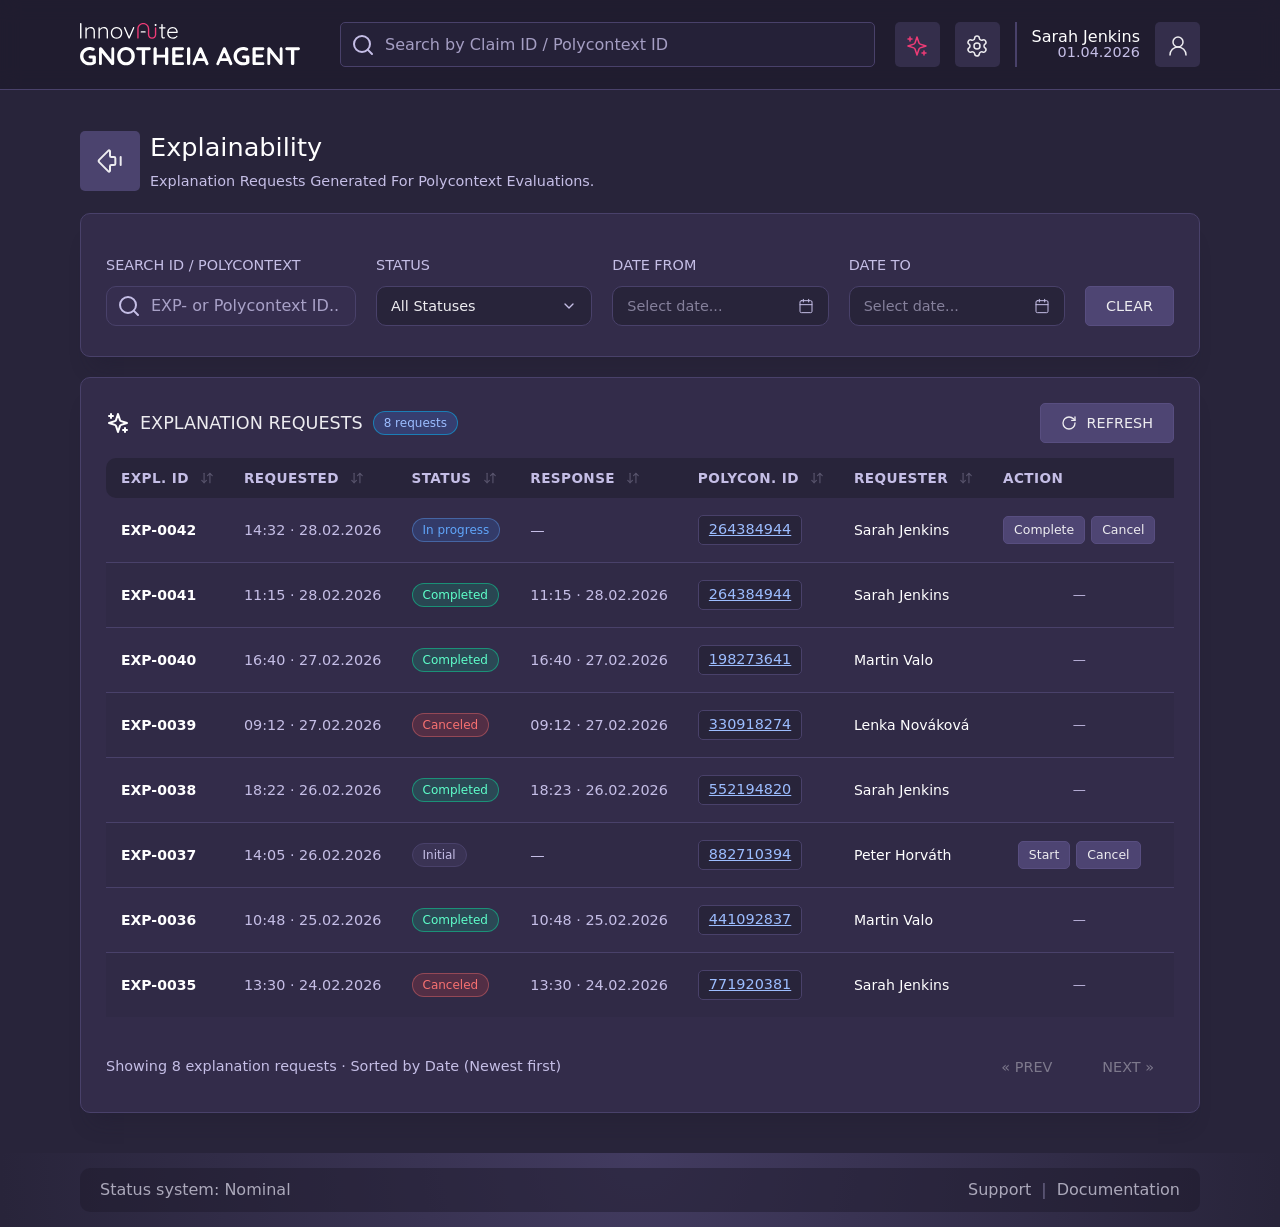
<file: explainability.html>
<!DOCTYPE html>
<html data-wf-page="69f9f68b42fb301b6a081d4d" data-wf-site="69aa2784ca12161ae1c2893b" lang="en">
<head>
  <meta charset="utf-8">
  <title>Explainability - Gnotheia</title>
  <meta content="width=device-width, initial-scale=1" name="viewport">
  <meta content="Webflow" name="generator">
  <link href="css/normalize.css" rel="stylesheet" type="text/css">
  <link href="css/webflow.css" rel="stylesheet" type="text/css">
  <link href="css/gnotheia.webflow.css" rel="stylesheet" type="text/css">
  <link href="css/responsive.css" rel="stylesheet" type="text/css">
  <link href="images/favicon.ico" rel="shortcut icon" type="image/x-icon">
  <link href="images/webclip.png" rel="apple-touch-icon">
</head>
<body class="body">
  <div data-collapse="medium" data-animation="default" data-duration="400" role="banner" class="brix---header-wrapper-lenka w-nav">
    <div class="brix---container-default w-container">
      <div class="brix---header-content-wrapper">
        <div class="div-block-36">
          <a href="index.html" class="brix---header-logo-link w-nav-brand"><img width="254" src="images/GA_Logo_v2.svg" alt="Gnotheia" class="brix---header-logo"></a>
          <div class="searchwrap">
            <div class="search_input">
              <div class="code-embed-8 w-embed"><svg xmlns="http://www.w3.org/2000/svg" width="24" height="24" viewbox="0 0 24 24" fill="none" stroke="currentColor" stroke-width="2" stroke-linecap="round" stroke-linejoin="round" class="lucide lucide-search-icon lucide-search">
                  <path d="m21 21-4.34-4.34"></path>
                  <circle cx="11" cy="11" r="8"></circle>
                </svg></div>
              <input type="search" class="search-input-field" placeholder="Search by Claim ID / Polycontext ID" aria-label="Search by Claim ID / Polycontext ID">
            </div>
          </div>
          <div>
            <nav role="navigation" class="brix---header-menu-wrapper w-nav-menu">
              <ul role="list" class="brix---header-nav-menu-list">
                <li class="brix---header-nav-list-item mobile-menu-search-item">
                  <div class="searchwrap">
                    <div class="search_input">
                      <div class="code-embed-8 w-embed"><svg xmlns="http://www.w3.org/2000/svg" width="24" height="24" viewBox="0 0 24 24" fill="none" stroke="currentColor" stroke-width="2" stroke-linecap="round" stroke-linejoin="round" class="lucide lucide-search-icon lucide-search">
                          <path d="m21 21-4.34-4.34"></path>
                          <circle cx="11" cy="11" r="8"></circle>
                        </svg></div>
                      <input type="search" class="search-input-field" placeholder="Search by Claim ID / Polycontext ID" aria-label="Search by Claim ID / Polycontext ID">
                    </div>
                  </div>
                </li>
                <li class="brix---header-nav-list-item hide_menu_item">
                  <div data-delay="0" data-hover="true" class="brix---dropdown-wrapper w-dropdown">
                    <div class="brix---dropdown-toggle w-dropdown-toggle">
                      <div>Resources</div><img alt="Icon Rounded Chevron Dark - BRIX Templates" src="images/line-rounded-chevron-down-black-brix-templates.svg" class="brix---dropdown-chevron">
                    </div>
                    <nav class="brix---dropdown-column-wrapper w-dropdown-list">
                      <div class="brix---dropdown-card">
                        <div class="brix---dropdown-pd">
                          <div class="w-layout-grid brix---dropdown-links-grid">
                            <a href="#" class="brix---dropdown-link w-dropdown-link">Mobile app</a>
                            <a href="#" class="brix---dropdown-link w-dropdown-link">Desktop app</a>
                            <a href="#" class="brix---dropdown-link w-dropdown-link">Multiple users</a>
                            <a href="#" class="brix---dropdown-link w-dropdown-link">Integrations</a>
                            <a href="#" class="brix---dropdown-link w-dropdown-link">Monthly reports</a>
                            <a href="#" class="brix---dropdown-link w-dropdown-link">Granular permissions</a>
                          </div>
                        </div>
                      </div>
                    </nav>
                  </div>
                </li>
                <li class="brix---header-nav-list-item nav-actions-wrap">
                  <a href="explainability.html" aria-current="page" class="user_btn w-inline-block w--current" title="Explainability" aria-label="Explainability">
                    <div class="code-embed-8 w-embed"><svg xmlns="http://www.w3.org/2000/svg" width="24" height="24" viewbox="0 0 24 24" fill="none" stroke="currentColor" stroke-width="1.5" stroke-linecap="round" stroke-linejoin="round" class="lucide lucide-sparkles-icon lucide-sparkles">
                        <path d="m12 3-1.912 5.813a2 2 0 0 1-1.275 1.275L3 12l5.813 1.912a2 2 0 0 1 1.275 1.275L12 21l1.912-5.813a2 2 0 0 1 1.275-1.275L21 12l-5.813-1.912a2 2 0 0 1-1.275-1.275L12 3Z"></path>
                        <path d="M5 3v4"></path>
                        <path d="M19 17v4"></path>
                        <path d="M3 5h4"></path>
                        <path d="M17 19h4"></path>
                      </svg></div>
                  </a>
                  <a href="rules-management.html" class="user_btn w-inline-block" title="Rules Management" aria-label="Rules Management">
                    <div class="code-embed-8 w-embed"><svg xmlns="http://www.w3.org/2000/svg" width="24" height="24" viewbox="0 0 24 24" fill="none" stroke="currentColor" stroke-width="1.5" stroke-linecap="round" stroke-linejoin="round" class="lucide lucide-settings-icon lucide-settings">
                        <path d="M9.671 4.136a2.34 2.34 0 0 1 4.659 0 2.34 2.34 0 0 0 3.319 1.915 2.34 2.34 0 0 1 2.33 4.033 2.34 2.34 0 0 0 0 3.831 2.34 2.34 0 0 1-2.33 4.033 2.34 2.34 0 0 0-3.319 1.915 2.34 2.34 0 0 1-4.659 0 2.34 2.34 0 0 0-3.32-1.915 2.34 2.34 0 0 1-2.33-4.033 2.34 2.34 0 0 0 0-3.831A2.34 2.34 0 0 1 6.35 6.051a2.34 2.34 0 0 0 3.319-1.915"></path>
                        <circle cx="12" cy="12" r="3"></circle>
                      </svg></div>
                  </a>
                </li>
                <li class="brix---header-nav-list-item">
                  <div class="div-block-75"></div>
                  <div class="user-wrap">
                    <div class="user_name">Sarah Jenkins</div>
                    <div class="user_status">01.04.2026</div>
                  </div>
                  <a href="#" class="user_btn w-inline-block" aria-label="User Profile">
                    <div class="code-embed-8 w-embed"><svg xmlns="http://www.w3.org/2000/svg" width="24" height="24" viewbox="0 0 24 24" fill="none" stroke="currentColor" stroke-width="1.5" stroke-linecap="round" stroke-linejoin="round" class="lucide lucide-user-round-icon lucide-user-round">
                        <circle cx="12" cy="8" r="5"></circle>
                        <path d="M20 21a8 8 0 0 0-16 0"></path>
                      </svg></div>
                  </a>
                </li>
              </ul>
            </nav>
            <div class="brix---hamburger-menu-wrapper w-nav-button" aria-label="Toggle navigation" role="button" tabindex="0">
              <div class="brix---hamburger-menu-bar-top"></div>
              <div class="brix---hamburger-menu-bar-bottom"></div>
            </div>
          </div>
        </div>
      </div>
    </div>
  </div>
  <section id="Work-Packages" class="s_work_packages">
    <div class="w-layout-blockcontainer container_new w-container">
      <div class="special_header">
        <div class="header_wrapper">
          <div class="back_wrap">
            <a href="claim-detail.html" class="button_back w-inline-block" title="Back to Polycontext">
              <div class="code-embed-8 w-embed"><svg xmlns="http://www.w3.org/2000/svg" width="32" height="32" viewbox="0 0 24 24" fill="none" stroke="currentColor" stroke-width="1.5" stroke-linecap="round" stroke-linejoin="round" class="lucide lucide-arrow-big-left-dash-icon lucide-arrow-big-left-dash">
                  <path d="M13 9a1 1 0 0 1-1-1V4.707a.707.707 0 0 0-1.207-.5l-6.94 6.94a1.207 1.207 0 0 0 0 1.707l6.94 6.94a.707.707 0 0 0 1.207-.5V16a1 1 0 0 1 1-1h2a1 1 0 0 0 1-1v-4a1 1 0 0 0-1-1z"></path>
                  <path d="M20 9v6"></path>
                </svg></div>
            </a>
            <div class="div-block-69">
              <h2 class="heading-1-copy"><span class="text-span-4">Explainability</span></h2>
              <div class="red-only">Explanation requests generated for polycontext evaluations.<br></div>
            </div>
          </div>
        </div>
      </div>
      <div class="content-wrap">
        <!-- Filter Controls (1:1 with Webflow .filter layout) -->
        <div class="object-box-copy">
          <div class="filter">
            <div class="chat-wrap">
              <div class="input_wrap">
                <div class="red-only">SEARCH ID / POLYCONTEXT<br></div>
                <div class="search_input _40">
                  <div class="code-embed-8 w-embed"><svg xmlns="http://www.w3.org/2000/svg" width="24" height="24" viewbox="0 0 24 24" fill="none" stroke="currentColor" stroke-width="2" stroke-linecap="round" stroke-linejoin="round" class="lucide lucide-search-icon lucide-search">
                      <path d="m21 21-4.34-4.34"></path>
                      <circle cx="11" cy="11" r="8"></circle>
                    </svg></div>
                  <input type="text" id="filterExplainSearch" class="search-input-field" placeholder="EXP- or Polycontext ID...">
                </div>
              </div>
            </div>
            <div class="chat-wrap">
              <div class="input_wrap">
                <div class="red-only">STATUS<br></div>
                <div class="dropdown-3 w-dropdown" id="dropdownStatus" data-dropdown="status">
                  <div class="input_labelup-_login w-dropdown-toggle" id="dropdownStatusToggle" tabindex="0" role="button" aria-haspopup="listbox" aria-expanded="false">
                    <div class="text-block-8" id="dropdownStatusSelected">All Statuses</div>
                    <div class="code-embed-16 w-embed">
                      <svg xmlns="http://www.w3.org/2000/svg" width="16" height="16" viewbox="0 0 24 24" fill="none" stroke="currentColor" stroke-width="2" stroke-linecap="round" stroke-linejoin="round" class="lucide lucide-chevron-down-icon lucide-chevron-down">
                        <path d="m6 9 6 6 6-6"></path>
                      </svg>
                    </div>
                  </div>
                  <div class="dropdown-list-7 w-dropdown-list" id="dropdownStatusList" role="listbox" tabindex="-1">
                    <div class="dropdown-option-item selected" data-value="" role="option" aria-selected="true">
                      <span>All Statuses</span>
                    </div>
                    <div class="dropdown-option-item" data-value="Initial" role="option">
                      <span>Initial</span>
                    </div>
                    <div class="dropdown-option-item" data-value="In progress" role="option">
                      <span>In progress</span>
                    </div>
                    <div class="dropdown-option-item" data-value="Completed" role="option">
                      <span>Completed</span>
                    </div>
                    <div class="dropdown-option-item" data-value="Error" role="option">
                      <span>Error</span>
                    </div>
                  </div>
                  <input type="hidden" id="filterExplainStatus" value="">
                </div>
              </div>
            </div>
            <div class="input_wrap">
              <div class="red-only">DATE FROM<br></div>
              <div class="dropdown-3 custom-datepicker w-dropdown" id="datePickerFrom" data-datepicker="dateFrom">
                <div class="input_labelup-_login w-dropdown-toggle datepicker-toggle" tabindex="0" role="button" aria-haspopup="dialog" aria-expanded="false">
                  <div class="text-block-8 datepicker-display-text placeholder" id="dateFromDisplayText">Select date...</div>
                  <div class="code-embed-16 w-embed">
                    <svg xmlns="http://www.w3.org/2000/svg" width="16" height="16" viewbox="0 0 24 24" fill="none" stroke="currentColor" stroke-width="1.5" stroke-linecap="round" stroke-linejoin="round" class="lucide lucide-calendar-icon lucide-calendar">
                      <path d="M8 2v4"></path><path d="M16 2v4"></path><rect width="18" height="18" x="3" y="4" rx="2"></rect><path d="M3 10h18"></path>
                    </svg>
                  </div>
                </div>
                <div class="dropdown-list-7 w-dropdown-list datepicker-popup" id="dateFromPopup" role="dialog" tabindex="-1"></div>
                <input type="hidden" id="filterDateFrom" value="">
              </div>
            </div>
            <div class="input_wrap">
              <div class="red-only">DATE TO<br></div>
              <div class="dropdown-3 custom-datepicker w-dropdown" id="datePickerTo" data-datepicker="dateTo">
                <div class="input_labelup-_login w-dropdown-toggle datepicker-toggle" tabindex="0" role="button" aria-haspopup="dialog" aria-expanded="false">
                  <div class="text-block-8 datepicker-display-text placeholder" id="dateToDisplayText">Select date...</div>
                  <div class="code-embed-16 w-embed">
                    <svg xmlns="http://www.w3.org/2000/svg" width="16" height="16" viewbox="0 0 24 24" fill="none" stroke="currentColor" stroke-width="1.5" stroke-linecap="round" stroke-linejoin="round" class="lucide lucide-calendar-icon lucide-calendar">
                      <path d="M8 2v4"></path><path d="M16 2v4"></path><rect width="18" height="18" x="3" y="4" rx="2"></rect><path d="M3 10h18"></path>
                    </svg>
                  </div>
                </div>
                <div class="dropdown-list-7 w-dropdown-list datepicker-popup" id="dateToPopup" role="dialog" tabindex="-1"></div>
                <input type="hidden" id="filterDateTo" value="">
              </div>
            </div>
            <div class="input_wrap">
              <div class="button_wrap">
                <a href="#" id="btnFilterClear" class="button_gn_sec dark w-inline-block" title="Clear filters">
                  <div>Clear</div>
                </a>
              </div>
            </div>
          </div>
        </div>

        <!-- Explanation Requests Table Box -->
        <div class="object-box-copy">
          <div class="box_label_wrap space">
            <div class="side-wrap-left">
              <div class="ico-header w-embed"><svg xmlns="http://www.w3.org/2000/svg" width="24" height="24" viewbox="0 0 24 24" fill="none" stroke="currentColor" stroke-width="2" stroke-linecap="round" stroke-linejoin="round" class="lucide lucide-sparkles-icon lucide-sparkles">
                  <path d="m12 3-1.912 5.813a2 2 0 0 1-1.275 1.275L3 12l5.813 1.912a2 2 0 0 1 1.275 1.275L12 21l1.912-5.813a2 2 0 0 1 1.275-1.275L21 12l-5.813-1.912a2 2 0 0 1-1.275-1.275L12 3Z"></path>
                  <path d="M5 3v4"></path>
                  <path d="M19 17v4"></path>
                  <path d="M3 5h4"></path>
                  <path d="M17 19h4"></path>
                </svg></div>
              <div class="text-block-2">Explanation Requests</div>
              <div class="status-badge progress" id="explainCountBadge">8 requests</div>
            </div>
            <div class="button_wrap">
              <a href="#" id="btnRefreshExplain" class="button_gn_sec dark w-inline-block" title="Refresh explanation requests">
                <div class="code-embed-8 w-embed"><svg xmlns="http://www.w3.org/2000/svg" width="16" height="16" viewbox="0 0 24 24" fill="none" stroke="currentColor" stroke-width="2" stroke-linecap="round" stroke-linejoin="round" class="lucide lucide-rotate-cw-icon lucide-rotate-cw">
                    <path d="M21 12a9 9 0 1 1-9-9c2.52 0 4.93 1 6.74 2.74L21 8"></path>
                    <path d="M21 3v5h-5"></path>
                  </svg></div>
                <div>Refresh</div>
              </a>
            </div>
          </div>

          <!-- Semantic Responsive Explainability Table -->
          <div class="table-responsive">
            <table class="table_rules table_explain" id="explainTable">
              <thead>
                <tr>
                  <th>
                    <div class="column_wrap">
                      <div class="badge-label">EXPL.&nbsp;ID</div>
                    </div>
                  </th>
                  <th>
                    <div class="column_wrap">
                      <div class="badge-label">REQUESTED</div>
                    </div>
                  </th>
                  <th>
                    <div class="column_wrap">
                      <div class="badge-label">STATUS</div>
                    </div>
                  </th>
                  <th>
                    <div class="column_wrap">
                      <div class="badge-label">RESPONSE</div>
                    </div>
                  </th>
                  <th>
                    <div class="column_wrap">
                      <div class="badge-label">POLYCON.&nbsp;ID</div>
                    </div>
                  </th>
                  <th>
                    <div class="column_wrap">
                      <div class="badge-label">REQUESTER</div>
                    </div>
                  </th>
                  <th>
                    <div class="column_wrap center">
                      <div class="badge-label">ACTION</div>
                    </div>
                  </th>
                  <th>
                    <div class="column_wrap right">
                      <div class="badge-label">DETAIL</div>
                    </div>
                  </th>
                </tr>
              </thead>
              <tbody>
                <tr class="clean" data-id="EXP-0042" data-poly="264384944" data-status="In progress" data-requester="Sarah Jenkins" data-date="2026-02-28">
                  <td>
                    <div class="number">EXP-0042</div>
                  </td>
                  <td>
                    <div class="column_wrap">
                      <div class="red-only">14:32 · 28.02.2026</div>
                    </div>
                  </td>
                  <td>
                    <div class="column_wrap">
                      <div class="status-badge status-inprogress">In&nbsp;progress</div>
                    </div>
                  </td>
                  <td>
                    <div class="column_wrap">
                      <div class="red-only">—</div>
                    </div>
                  </td>
                  <td>
                    <div class="column_wrap">
                      <a href="claim-detail.html" class="company-tag" title="View Polycontext 264384944">264384944</a>
                    </div>
                  </td>
                  <td>
                    <div class="column_wrap">
                      <span class="white-text" style="font-size: 0.88rem; font-weight: 500;">Sarah Jenkins</span>
                    </div>
                  </td>
                  <td>
                    <div class="column_wrap center wf-action-cell">
                      <button type="button" class="btn_wf_action btn_wf_complete" data-action="complete" data-id="EXP-0042" title="Mark request as Completed">Complete</button>
                      <button type="button" class="btn_wf_action btn_wf_cancel" data-action="cancel" data-id="EXP-0042" title="Cancel request">Cancel</button>
                    </div>
                  </td>
                  <td>
                    <div class="column_wrap right">
                      <a href="explainability-detail.html?id=EXP-0042" class="user_btn_dark w-inline-block" title="View EXP-0042 Detail">
                        <div class="code-embed-8 w-embed"><svg xmlns="http://www.w3.org/2000/svg" width="18" height="18" viewBox="0 0 24 24" fill="none" stroke="currentColor" stroke-width="1.5" stroke-linecap="round" stroke-linejoin="round" class="lucide lucide-eye"><path d="M2 12s3-7 10-7 10 7 10 7-3 7-10 7-10-7-10-7Z"/><circle cx="12" cy="12" r="3"/></svg></div>
                      </a>
                    </div>
                  </td>
                </tr>
                <tr class="clean" data-id="EXP-0041" data-poly="264384944" data-status="Completed" data-requester="Sarah Jenkins" data-date="2026-02-28">
                  <td>
                    <div class="number">EXP-0041</div>
                  </td>
                  <td>
                    <div class="column_wrap">
                      <div class="red-only">11:15 · 28.02.2026</div>
                    </div>
                  </td>
                  <td>
                    <div class="column_wrap">
                      <div class="status-badge status-completed">Completed</div>
                    </div>
                  </td>
                  <td>
                    <div class="column_wrap">
                      <div class="red-only">11:15 · 28.02.2026</div>
                    </div>
                  </td>
                  <td>
                    <div class="column_wrap">
                      <a href="claim-detail.html" class="company-tag" title="View Polycontext 264384944">264384944</a>
                    </div>
                  </td>
                  <td>
                    <div class="column_wrap">
                      <span class="white-text" style="font-size: 0.88rem; font-weight: 500;">Sarah Jenkins</span>
                    </div>
                  </td>
                  <td>
                    <div class="column_wrap center wf-action-cell">
                      <span class="red-only" style="font-size: 0.82rem;">—</span>
                    </div>
                  </td>
                  <td>
                    <div class="column_wrap right">
                      <a href="explainability-detail.html?id=EXP-0041" class="user_btn_dark w-inline-block" title="View EXP-0041 Detail">
                        <div class="code-embed-8 w-embed"><svg xmlns="http://www.w3.org/2000/svg" width="18" height="18" viewBox="0 0 24 24" fill="none" stroke="currentColor" stroke-width="1.5" stroke-linecap="round" stroke-linejoin="round" class="lucide lucide-eye"><path d="M2 12s3-7 10-7 10 7 10 7-3 7-10 7-10-7-10-7Z"/><circle cx="12" cy="12" r="3"/></svg></div>
                      </a>
                    </div>
                  </td>
                </tr>
                <tr class="clean" data-id="EXP-0040" data-poly="198273641" data-status="Completed" data-requester="Martin Valo" data-date="2026-02-27">
                  <td>
                    <div class="number">EXP-0040</div>
                  </td>
                  <td>
                    <div class="column_wrap">
                      <div class="red-only">16:40 · 27.02.2026</div>
                    </div>
                  </td>
                  <td>
                    <div class="column_wrap">
                      <div class="status-badge status-completed">Completed</div>
                    </div>
                  </td>
                  <td>
                    <div class="column_wrap">
                      <div class="red-only">16:40 · 27.02.2026</div>
                    </div>
                  </td>
                  <td>
                    <div class="column_wrap">
                      <a href="claim-detail.html" class="company-tag" title="View Polycontext 198273641">198273641</a>
                    </div>
                  </td>
                  <td>
                    <div class="column_wrap">
                      <span class="white-text" style="font-size: 0.88rem; font-weight: 500;">Martin Valo</span>
                    </div>
                  </td>
                  <td>
                    <div class="column_wrap center wf-action-cell">
                      <span class="red-only" style="font-size: 0.82rem;">—</span>
                    </div>
                  </td>
                  <td>
                    <div class="column_wrap right">
                      <a href="explainability-detail.html?id=EXP-0040" class="user_btn_dark w-inline-block" title="View EXP-0040 Detail">
                        <div class="code-embed-8 w-embed"><svg xmlns="http://www.w3.org/2000/svg" width="18" height="18" viewBox="0 0 24 24" fill="none" stroke="currentColor" stroke-width="1.5" stroke-linecap="round" stroke-linejoin="round" class="lucide lucide-eye"><path d="M2 12s3-7 10-7 10 7 10 7-3 7-10 7-10-7-10-7Z"/><circle cx="12" cy="12" r="3"/></svg></div>
                      </a>
                    </div>
                  </td>
                </tr>
                <tr class="clean" data-id="EXP-0039" data-poly="330918274" data-status="Canceled" data-requester="Lenka Nováková" data-date="2026-02-27">
                  <td>
                    <div class="number">EXP-0039</div>
                  </td>
                  <td>
                    <div class="column_wrap">
                      <div class="red-only">09:12 · 27.02.2026</div>
                    </div>
                  </td>
                  <td>
                    <div class="column_wrap">
                      <div class="status-badge status-error">Canceled</div>
                    </div>
                  </td>
                  <td>
                    <div class="column_wrap">
                      <div class="red-only">09:12 · 27.02.2026</div>
                    </div>
                  </td>
                  <td>
                    <div class="column_wrap">
                      <a href="claim-detail.html" class="company-tag" title="View Polycontext 330918274">330918274</a>
                    </div>
                  </td>
                  <td>
                    <div class="column_wrap">
                      <span class="white-text" style="font-size: 0.88rem; font-weight: 500;">Lenka Nováková</span>
                    </div>
                  </td>
                  <td>
                    <div class="column_wrap center wf-action-cell">
                      <span class="red-only" style="font-size: 0.82rem;">—</span>
                    </div>
                  </td>
                  <td>
                    <div class="column_wrap right">
                      <a href="explainability-detail.html?id=EXP-0039" class="user_btn_dark w-inline-block" title="View EXP-0039 Detail">
                        <div class="code-embed-8 w-embed"><svg xmlns="http://www.w3.org/2000/svg" width="18" height="18" viewBox="0 0 24 24" fill="none" stroke="currentColor" stroke-width="1.5" stroke-linecap="round" stroke-linejoin="round" class="lucide lucide-eye"><path d="M2 12s3-7 10-7 10 7 10 7-3 7-10 7-10-7-10-7Z"/><circle cx="12" cy="12" r="3"/></svg></div>
                      </a>
                    </div>
                  </td>
                </tr>
                <tr class="clean" data-id="EXP-0038" data-poly="552194820" data-status="Completed" data-requester="Sarah Jenkins" data-date="2026-02-26">
                  <td>
                    <div class="number">EXP-0038</div>
                  </td>
                  <td>
                    <div class="column_wrap">
                      <div class="red-only">18:22 · 26.02.2026</div>
                    </div>
                  </td>
                  <td>
                    <div class="column_wrap">
                      <div class="status-badge status-completed">Completed</div>
                    </div>
                  </td>
                  <td>
                    <div class="column_wrap">
                      <div class="red-only">18:23 · 26.02.2026</div>
                    </div>
                  </td>
                  <td>
                    <div class="column_wrap">
                      <a href="claim-detail.html" class="company-tag" title="View Polycontext 552194820">552194820</a>
                    </div>
                  </td>
                  <td>
                    <div class="column_wrap">
                      <span class="white-text" style="font-size: 0.88rem; font-weight: 500;">Sarah Jenkins</span>
                    </div>
                  </td>
                  <td>
                    <div class="column_wrap center wf-action-cell">
                      <span class="red-only" style="font-size: 0.82rem;">—</span>
                    </div>
                  </td>
                  <td>
                    <div class="column_wrap right">
                      <a href="explainability-detail.html?id=EXP-0038" class="user_btn_dark w-inline-block" title="View EXP-0038 Detail">
                        <div class="code-embed-8 w-embed"><svg xmlns="http://www.w3.org/2000/svg" width="18" height="18" viewBox="0 0 24 24" fill="none" stroke="currentColor" stroke-width="1.5" stroke-linecap="round" stroke-linejoin="round" class="lucide lucide-eye"><path d="M2 12s3-7 10-7 10 7 10 7-3 7-10 7-10-7-10-7Z"/><circle cx="12" cy="12" r="3"/></svg></div>
                      </a>
                    </div>
                  </td>
                </tr>
                <tr class="clean" data-id="EXP-0037" data-poly="882710394" data-status="Initial" data-requester="Peter Horváth" data-date="2026-02-26">
                  <td>
                    <div class="number">EXP-0037</div>
                  </td>
                  <td>
                    <div class="column_wrap">
                      <div class="red-only">14:05 · 26.02.2026</div>
                    </div>
                  </td>
                  <td>
                    <div class="column_wrap">
                      <div class="status-badge status-initial">Initial</div>
                    </div>
                  </td>
                  <td>
                    <div class="column_wrap">
                      <div class="red-only">—</div>
                    </div>
                  </td>
                  <td>
                    <div class="column_wrap">
                      <a href="claim-detail.html" class="company-tag" title="View Polycontext 882710394">882710394</a>
                    </div>
                  </td>
                  <td>
                    <div class="column_wrap">
                      <span class="white-text" style="font-size: 0.88rem; font-weight: 500;">Peter Horváth</span>
                    </div>
                  </td>
                  <td>
                    <div class="column_wrap center wf-action-cell">
                      <button type="button" class="btn_wf_action btn_wf_start" data-action="start" data-id="EXP-0037" title="Start explanation">Start</button>
                      <button type="button" class="btn_wf_action btn_wf_cancel" data-action="cancel" data-id="EXP-0037" title="Cancel request">Cancel</button>
                    </div>
                  </td>
                  <td>
                    <div class="column_wrap right">
                      <a href="explainability-detail.html?id=EXP-0037" class="user_btn_dark w-inline-block" title="View EXP-0037 Detail">
                        <div class="code-embed-8 w-embed"><svg xmlns="http://www.w3.org/2000/svg" width="18" height="18" viewBox="0 0 24 24" fill="none" stroke="currentColor" stroke-width="1.5" stroke-linecap="round" stroke-linejoin="round" class="lucide lucide-eye"><path d="M2 12s3-7 10-7 10 7 10 7-3 7-10 7-10-7-10-7Z"/><circle cx="12" cy="12" r="3"/></svg></div>
                      </a>
                    </div>
                  </td>
                </tr>
                <tr class="clean" data-id="EXP-0036" data-poly="441092837" data-status="Completed" data-requester="Martin Valo" data-date="2026-02-25">
                  <td>
                    <div class="number">EXP-0036</div>
                  </td>
                  <td>
                    <div class="column_wrap">
                      <div class="red-only">10:48 · 25.02.2026</div>
                    </div>
                  </td>
                  <td>
                    <div class="column_wrap">
                      <div class="status-badge status-completed">Completed</div>
                    </div>
                  </td>
                  <td>
                    <div class="column_wrap">
                      <div class="red-only">10:48 · 25.02.2026</div>
                    </div>
                  </td>
                  <td>
                    <div class="column_wrap">
                      <a href="claim-detail.html" class="company-tag" title="View Polycontext 441092837">441092837</a>
                    </div>
                  </td>
                  <td>
                    <div class="column_wrap">
                      <span class="white-text" style="font-size: 0.88rem; font-weight: 500;">Martin Valo</span>
                    </div>
                  </td>
                  <td>
                    <div class="column_wrap center wf-action-cell">
                      <span class="red-only" style="font-size: 0.82rem;">—</span>
                    </div>
                  </td>
                  <td>
                    <div class="column_wrap right">
                      <a href="explainability-detail.html?id=EXP-0036" class="user_btn_dark w-inline-block" title="View EXP-0036 Detail">
                        <div class="code-embed-8 w-embed"><svg xmlns="http://www.w3.org/2000/svg" width="18" height="18" viewBox="0 0 24 24" fill="none" stroke="currentColor" stroke-width="1.5" stroke-linecap="round" stroke-linejoin="round" class="lucide lucide-eye"><path d="M2 12s3-7 10-7 10 7 10 7-3 7-10 7-10-7-10-7Z"/><circle cx="12" cy="12" r="3"/></svg></div>
                      </a>
                    </div>
                  </td>
                </tr>
                <tr class="clean last" data-id="EXP-0035" data-poly="771920381" data-status="Canceled" data-requester="Sarah Jenkins" data-date="2026-02-24">
                  <td>
                    <div class="number">EXP-0035</div>
                  </td>
                  <td>
                    <div class="column_wrap">
                      <div class="red-only">13:30 · 24.02.2026</div>
                    </div>
                  </td>
                  <td>
                    <div class="column_wrap">
                      <div class="status-badge status-error">Canceled</div>
                    </div>
                  </td>
                  <td>
                    <div class="column_wrap">
                      <div class="red-only">13:30 · 24.02.2026</div>
                    </div>
                  </td>
                  <td>
                    <div class="column_wrap">
                      <a href="claim-detail.html" class="company-tag" title="View Polycontext 771920381">771920381</a>
                    </div>
                  </td>
                  <td>
                    <div class="column_wrap">
                      <span class="white-text" style="font-size: 0.88rem; font-weight: 500;">Sarah Jenkins</span>
                    </div>
                  </td>
                  <td>
                    <div class="column_wrap center wf-action-cell">
                      <span class="red-only" style="font-size: 0.82rem;">—</span>
                    </div>
                  </td>
                  <td>
                    <div class="column_wrap right">
                      <a href="explainability-detail.html?id=EXP-0035" class="user_btn_dark w-inline-block" title="View EXP-0035 Detail">
                        <div class="code-embed-8 w-embed"><svg xmlns="http://www.w3.org/2000/svg" width="18" height="18" viewBox="0 0 24 24" fill="none" stroke="currentColor" stroke-width="1.5" stroke-linecap="round" stroke-linejoin="round" class="lucide lucide-eye"><path d="M2 12s3-7 10-7 10 7 10 7-3 7-10 7-10-7-10-7Z"/><circle cx="12" cy="12" r="3"/></svg></div>
                      </a>
                    </div>
                  </td>
                </tr>
              </tbody>
            </table>
          </div>

          <!-- Empty State (hidden by default) -->
          <div id="explainEmptyState" style="display:none; text-align:center; padding: 40px 20px;">
            <div class="red-only" style="font-size: 1rem; margin-bottom: 8px;">No explanation requests match the selected filters.</div>
            <div class="text-block-3">Try adjusting your search criteria or clear all filters.</div>
          </div>

          <div class="spacer_div"></div>
          <div class="button-wrap">
            <div class="text-block-3" id="explainPaginationText">Showing 8 explanation requests · Sorted by Date (Newest first)</div>
            <div class="button_wrap">
              <a href="#" class="button_gn_sec disabled w-inline-block" style="opacity: 0.4; cursor: not-allowed;">
                <div>&laquo; Prev</div>
              </a>
              <a href="#" class="button_gn_sec disabled w-inline-block" style="opacity: 0.4; cursor: not-allowed;">
                <div>Next &raquo;</div>
              </a>
            </div>
          </div>
        </div>
      </div>
    </div>
  </section>
  <section id="Contacts" class="s_footer">
    <div class="w-layout-blockcontainer container w-container">
      <div class="div-block-23">
        <div class="div-block-29">
          <div class="div-block-63">
            <p class="footer-description">Status system: Nominal</p>
          </div>
          <div class="div-block-63">
            <p class="footer-description">
              <a href="#" class="link_footer">Support</a>
            </p>
            <p class="footer-separator hide">|</p>
            <a href="#" class="link_footer">Documentation</a>
          </div>
        </div>
      </div>
    </div>
  </section>



  <!-- Toast Notification for Explainability Page -->
  <div id="manageToastNotification" class="explain-toast-notification" style="display: none;">
    <div class="explain-toast-content">
      <span class="explain-toast-badge" id="toastRequestId">EXP-0042</span>
      <span id="toastMessage">Request updated successfully</span>
    </div>
    <button type="button" class="explain-toast-close" id="btnCloseManageToast" aria-label="Close notification">&times;</button>
  </div>

  <script src="js/app.js"></script>
</body>
</html>
</file>
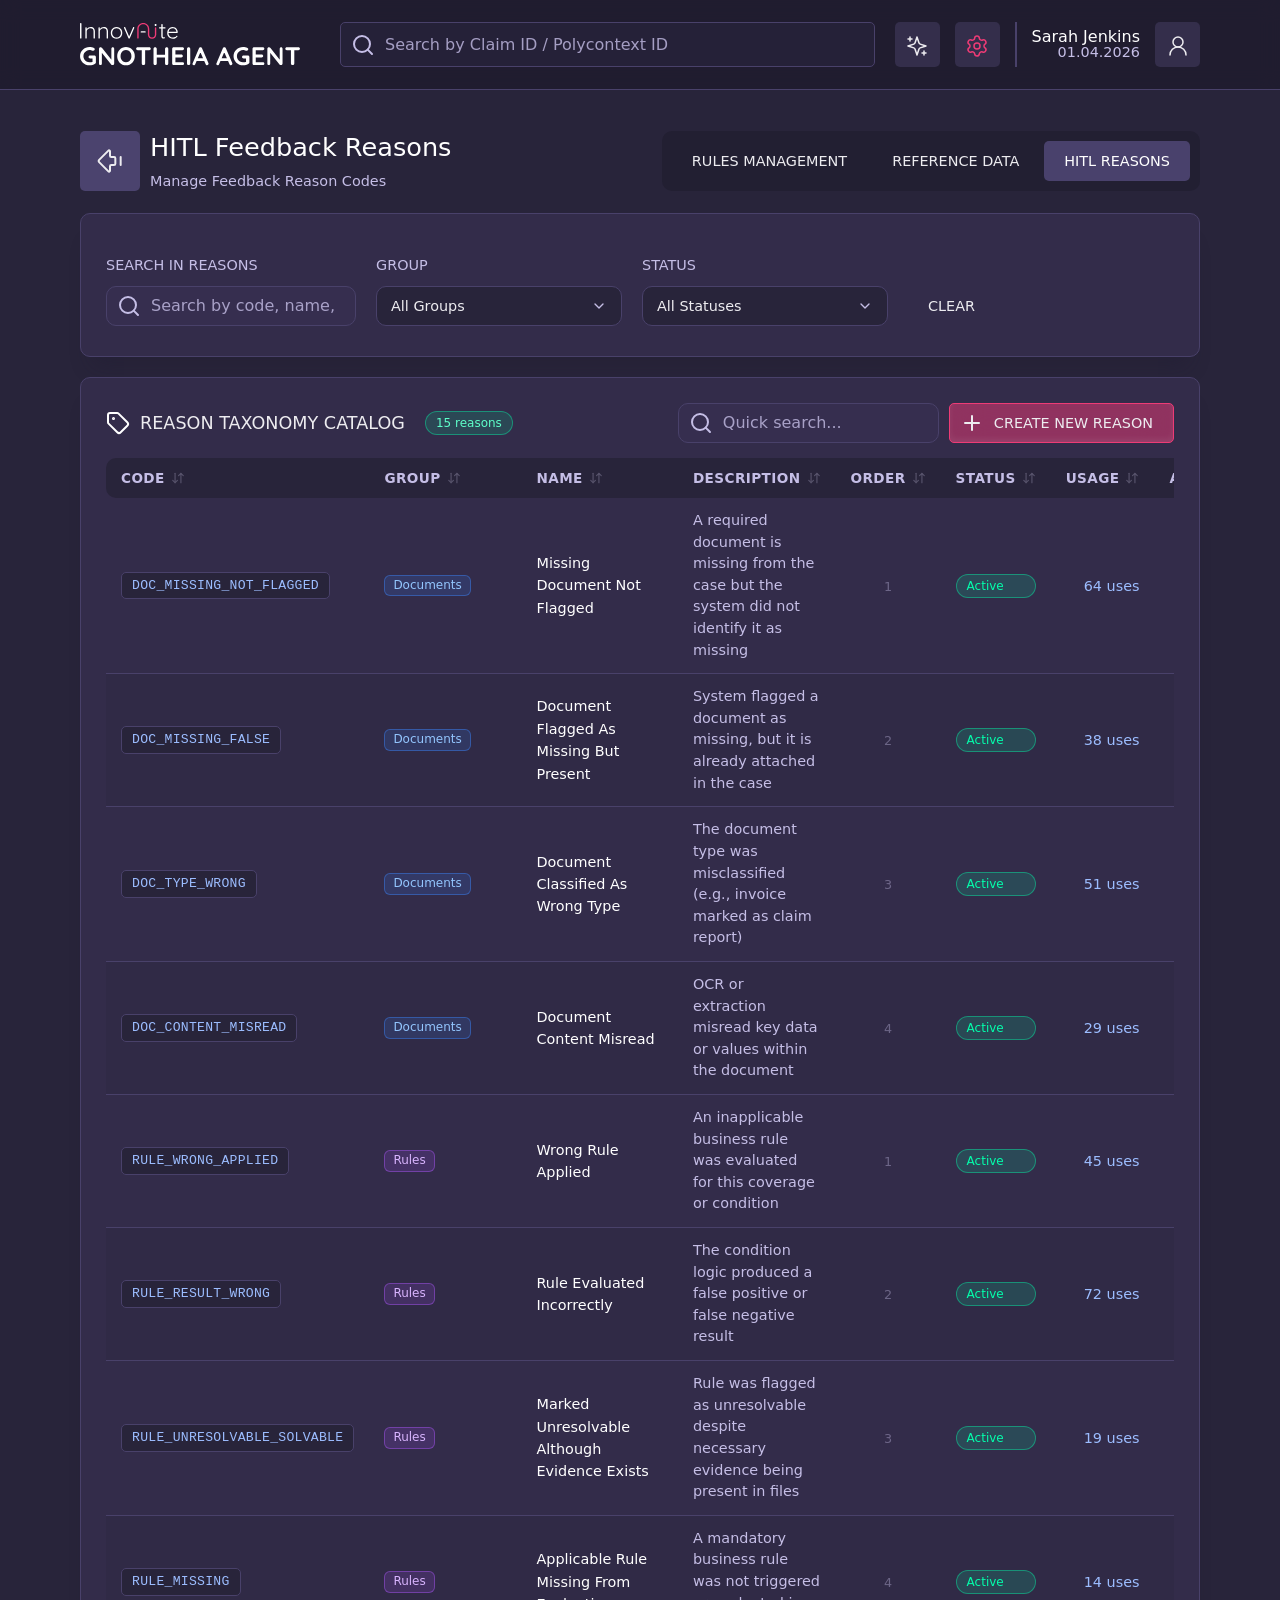
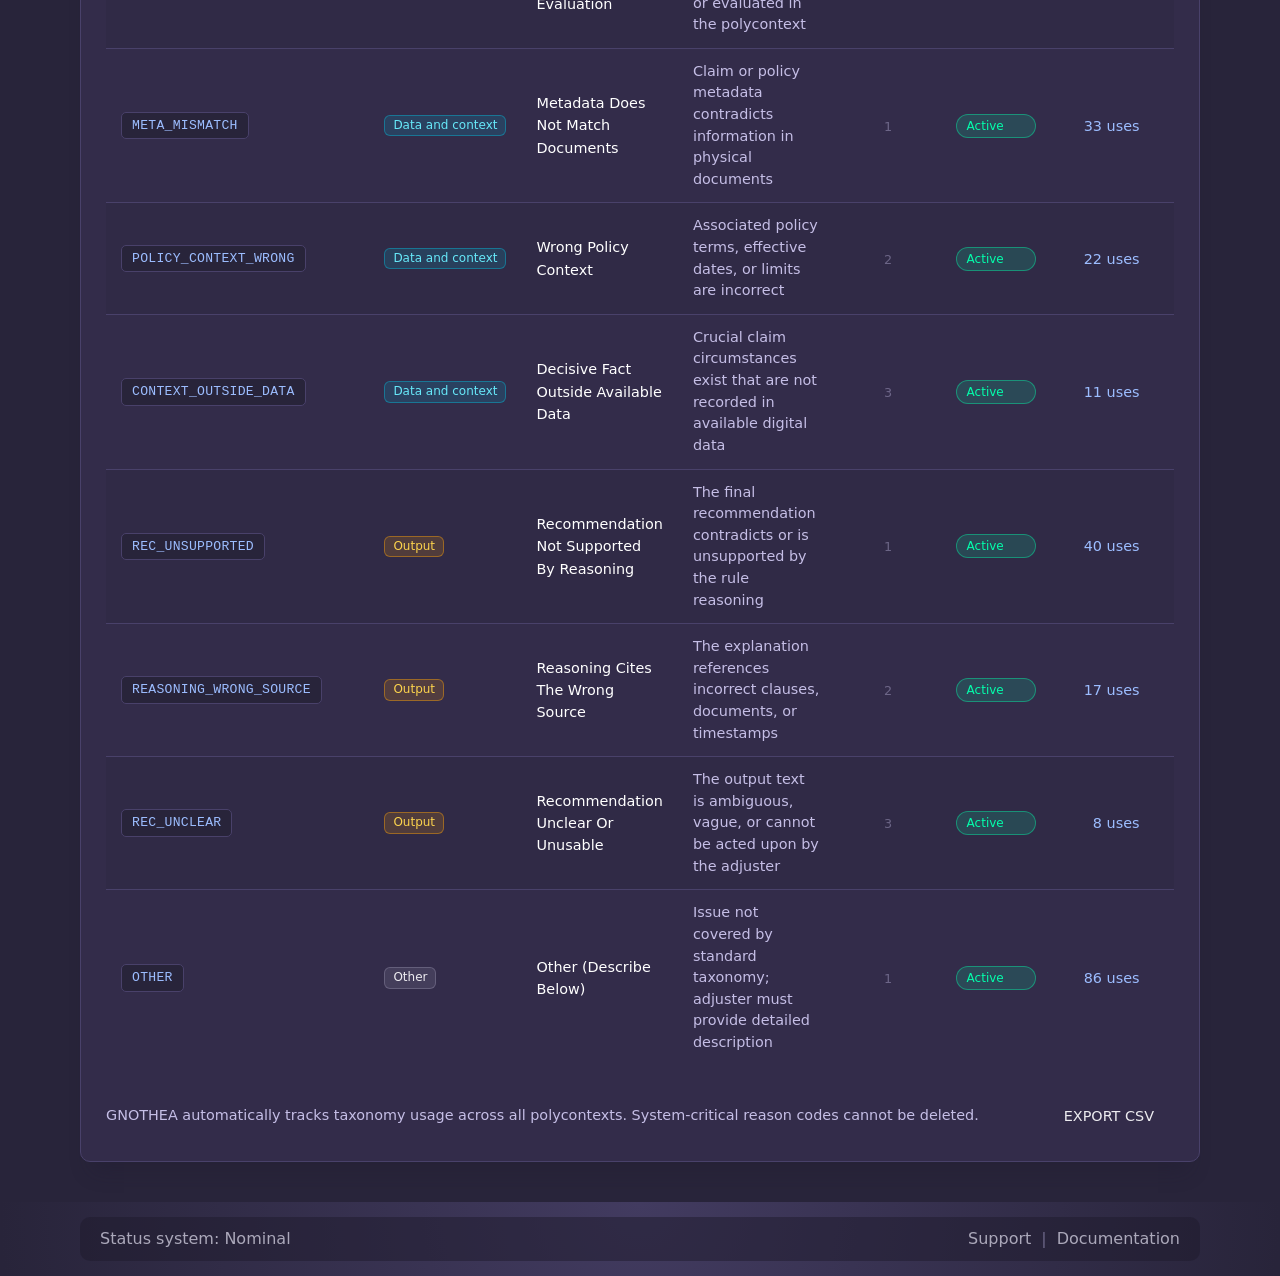
<file: hitl-reasons.html>
<!DOCTYPE html>
<html data-wf-page="69f9f68b42fb301b6a081d4d" data-wf-site="69aa2784ca12161ae1c2893b" lang="en">
<head>
  <meta charset="utf-8">
  <title>HITL Reasons Management — Gnotheia</title>
  <meta content="width=device-width, initial-scale=1" name="viewport">
  <meta content="Webflow" name="generator">
  <link href="css/normalize.css" rel="stylesheet" type="text/css">
  <link href="css/webflow.css" rel="stylesheet" type="text/css">
  <link href="css/gnotheia.webflow.css" rel="stylesheet" type="text/css">
  <link href="css/responsive.css" rel="stylesheet" type="text/css">
  <link href="images/favicon.ico" rel="shortcut icon" type="image/x-icon">
  <link href="images/webclip.png" rel="apple-touch-icon">
</head>
<body class="body">
  <!-- Top Navigation Header -->
  <div data-collapse="medium" data-animation="default" data-duration="400" role="banner" class="brix---header-wrapper-lenka w-nav">
    <div class="brix---container-default w-container">
      <div class="brix---header-content-wrapper">
        <div class="div-block-36">
          <a href="index.html" class="brix---header-logo-link w-nav-brand"><img width="254" src="images/GA_Logo_v2.svg" alt="Gnotheia" class="brix---header-logo"></a>
          <div class="searchwrap">
            <div class="search_input">
              <div class="code-embed-8 w-embed"><svg xmlns="http://www.w3.org/2000/svg" width="24" height="24" viewBox="0 0 24 24" fill="none" stroke="currentColor" stroke-width="2" stroke-linecap="round" stroke-linejoin="round" class="lucide lucide-search-icon lucide-search">
                  <path d="m21 21-4.34-4.34"></path>
                  <circle cx="11" cy="11" r="8"></circle>
                </svg></div>
              <input type="search" class="search-input-field" placeholder="Search by Claim ID / Polycontext ID" aria-label="Search by Claim ID / Polycontext ID">
            </div>
          </div>
          <div>
            <nav role="navigation" class="brix---header-menu-wrapper w-nav-menu">
              <ul role="list" class="brix---header-nav-menu-list">
                <li class="brix---header-nav-list-item mobile-menu-search-item">
                  <div class="searchwrap">
                    <div class="search_input">
                      <div class="code-embed-8 w-embed"><svg xmlns="http://www.w3.org/2000/svg" width="24" height="24" viewBox="0 0 24 24" fill="none" stroke="currentColor" stroke-width="2" stroke-linecap="round" stroke-linejoin="round" class="lucide lucide-search-icon lucide-search">
                          <path d="m21 21-4.34-4.34"></path>
                          <circle cx="11" cy="11" r="8"></circle>
                        </svg></div>
                      <input type="search" class="search-input-field" placeholder="Search by Claim ID / Polycontext ID" aria-label="Search by Claim ID / Polycontext ID">
                    </div>
                  </div>
                </li>
                <li class="brix---header-nav-list-item hide_menu_item">
                  <div data-delay="0" data-hover="true" class="brix---dropdown-wrapper w-dropdown">
                    <div class="brix---dropdown-toggle w-dropdown-toggle">
                      <div>Resources</div><img alt="Icon Rounded Chevron Dark - BRIX Templates" src="images/line-rounded-chevron-down-black-brix-templates.svg" class="brix---dropdown-chevron">
                    </div>
                    <nav class="brix---dropdown-column-wrapper w-dropdown-list">
                      <div class="brix---dropdown-card">
                        <div class="brix---dropdown-pd">
                          <div class="w-layout-grid brix---dropdown-links-grid">
                            <a href="#" class="brix---dropdown-link w-dropdown-link">Mobile app</a>
                            <a href="#" class="brix---dropdown-link w-dropdown-link">Desktop app</a>
                            <a href="#" class="brix---dropdown-link w-dropdown-link">Multiple users</a>
                            <a href="#" class="brix---dropdown-link w-dropdown-link">Integrations</a>
                            <a href="#" class="brix---dropdown-link w-dropdown-link">Monthly reports</a>
                            <a href="#" class="brix---dropdown-link w-dropdown-link">Granular permissions</a>
                          </div>
                        </div>
                      </div>
                    </nav>
                  </div>
                </li>
                <li class="brix---header-nav-list-item nav-actions-wrap">
                  <a href="explainability.html" class="user_btn w-inline-block" title="Explainability" aria-label="Explainability">
                    <div class="code-embed-8 w-embed"><svg xmlns="http://www.w3.org/2000/svg" width="24" height="24" viewBox="0 0 24 24" fill="none" stroke="currentColor" stroke-width="1.5" stroke-linecap="round" stroke-linejoin="round" class="lucide lucide-sparkles-icon lucide-sparkles">
                        <path d="m12 3-1.912 5.813a2 2 0 0 1-1.275 1.275L3 12l5.813 1.912a2 2 0 0 1 1.275 1.275L12 21l1.912-5.813a2 2 0 0 1 1.275-1.275L21 12l-5.813-1.912a2 2 0 0 1-1.275-1.275L12 3Z"></path>
                        <path d="M5 3v4"></path>
                        <path d="M19 17v4"></path>
                        <path d="M3 5h4"></path>
                        <path d="M17 19h4"></path>
                      </svg></div>
                  </a>
                  <a href="rules-management.html" aria-current="page" class="user_btn w-inline-block w--current" title="Rules Management" aria-label="Rules Management">
                    <div class="code-embed-8 w-embed"><svg xmlns="http://www.w3.org/2000/svg" width="24" height="24" viewBox="0 0 24 24" fill="none" stroke="currentColor" stroke-width="1.5" stroke-linecap="round" stroke-linejoin="round" class="lucide lucide-settings-icon lucide-settings">
                        <path d="M9.671 4.136a2.34 2.34 0 0 1 4.659 0 2.34 2.34 0 0 0 3.319 1.915 2.34 2.34 0 0 1 2.33 4.033 2.34 2.34 0 0 0 0 3.831 2.34 2.34 0 0 1-2.33 4.033 2.34 2.34 0 0 0-3.319 1.915 2.34 2.34 0 0 1-4.659 0 2.34 2.34 0 0 0-3.32-1.915 2.34 2.34 0 0 1-2.33-4.033 2.34 2.34 0 0 0 0-3.831A2.34 2.34 0 0 1 6.35 6.051a2.34 2.34 0 0 0 3.319-1.915"></path>
                        <circle cx="12" cy="12" r="3"></circle>
                      </svg></div>
                  </a>
                </li>
                <li class="brix---header-nav-list-item">
                  <div class="div-block-75"></div>
                  <div class="user-wrap">
                    <div class="user_name">Sarah Jenkins</div>
                    <div class="user_status">01.04.2026</div>
                  </div>
                  <a href="#" class="user_btn w-inline-block" aria-label="User Profile">
                    <div class="code-embed-8 w-embed"><svg xmlns="http://www.w3.org/2000/svg" width="24" height="24" viewBox="0 0 24 24" fill="none" stroke="currentColor" stroke-width="1.5" stroke-linecap="round" stroke-linejoin="round" class="lucide lucide-user-round-icon lucide-user-round">
                        <circle cx="12" cy="8" r="5"></circle>
                        <path d="M20 21a8 8 0 0 0-16 0"></path>
                      </svg></div>
                  </a>
                </li>
              </ul>
            </nav>
            <div class="brix---hamburger-menu-wrapper w-nav-button" aria-label="Toggle navigation" role="button" tabindex="0">
              <div class="brix---hamburger-menu-bar-top"></div>
              <div class="brix---hamburger-menu-bar-bottom"></div>
            </div>
          </div>
        </div>
      </div>
    </div>
  </div>

  <!-- Main Section -->
  <section id="Work-Packages" class="s_work_packages">
    <div class="w-layout-blockcontainer container_new w-container">
      <div class="special_header">
        <div class="header_wrapper">
          <div class="back_wrap">
            <a href="claim-detail.html" class="button_back w-inline-block" title="Back to Case">
              <div class="code-embed-8 w-embed"><svg xmlns="http://www.w3.org/2000/svg" width="32" height="32" viewbox="0 0 24 24" fill="none" stroke="currentColor" stroke-width="1.5" stroke-linecap="round" stroke-linejoin="round" class="lucide lucide-arrow-big-left-dash-icon lucide-arrow-big-left-dash">
                  <path d="M13 9a1 1 0 0 1-1-1V4.707a.707.707 0 0 0-1.207-.5l-6.94 6.94a1.207 1.207 0 0 0 0 1.707l6.94 6.94a.707.707 0 0 0 1.207-.5V16a1 1 0 0 1 1-1h2a1 1 0 0 0 1-1v-4a1 1 0 0 0-1-1z"></path>
                  <path d="M20 9v6"></path>
                </svg></div>
            </a>
            <div class="div-block-69">
              <h2 class="heading-1-copy"><span class="text-span-4">HITL Feedback Reasons</span></h2>
              <div class="red-only">Manage Feedback Reason Codes<br></div>
            </div>
          </div>
          <!-- Toggle Navigation Menu -->
          <div class="toggle_menu" role="navigation" aria-label="Rules & Data Submenu">
            <a href="rules-management.html" class="button_gn_sec clear w-inline-block">
              <div>Rules Management</div>
            </a>
            <a href="reference-data.html" class="button_gn_sec clear w-inline-block">
              <div>Reference data</div>
            </a>
            <a href="hitl-reasons.html" aria-current="page" class="button_gn_sec dark w-inline-block w--current">
              <div>HITL reasons</div>
            </a>
          </div>
        </div>
      </div>

      <div class="content-wrap">
        <!-- Filter Bar -->
        <div class="object-box-copy">
          <div class="filter">
            <div class="chat-wrap">
              <div class="input_wrap">
                <div class="red-only">SEARCH IN REASONS<br></div>
                <div class="search_input _40">
                  <div class="code-embed-8 w-embed"><svg xmlns="http://www.w3.org/2000/svg" width="24" height="24" viewbox="0 0 24 24" fill="none" stroke="currentColor" stroke-width="2" stroke-linecap="round" stroke-linejoin="round" class="lucide lucide-search-icon lucide-search">
                      <path d="m21 21-4.34-4.34"></path>
                      <circle cx="11" cy="11" r="8"></circle>
                    </svg></div>
                  <input type="text" class="search-input-field" placeholder="Search by code, name, or description..." id="filterReasonSearch">
                </div>
              </div>
            </div>
            <div class="chat-wrap">
              <div class="input_wrap">
                <div class="red-only">GROUP<br></div>
                <div class="dropdown-3 w-dropdown" id="dropdownReasonGroup" data-dropdown="reasonGroup">
                  <div class="input_labelup-_login w-dropdown-toggle" id="dropdownReasonGroupToggle" tabindex="0" role="button" aria-haspopup="listbox" aria-expanded="false" style="min-width: 170px;">
                    <div class="text-block-8" id="dropdownReasonGroupSelected">All Groups</div>
                    <div class="code-embed-16 w-embed">
                      <svg xmlns="http://www.w3.org/2000/svg" width="16" height="16" viewbox="0 0 24 24" fill="none" stroke="currentColor" stroke-width="2" stroke-linecap="round" stroke-linejoin="round" class="lucide lucide-chevron-down-icon lucide-chevron-down">
                        <path d="m6 9 6 6 6-6"></path>
                      </svg>
                    </div>
                  </div>
                  <div class="dropdown-list-7 w-dropdown-list" id="dropdownReasonGroupList" role="listbox" tabindex="-1">
                    <div class="dropdown-option-item selected" data-value="" role="option" aria-selected="true">
                      <span>All Groups</span>
                    </div>
                    <div class="dropdown-option-item" data-value="Documents" role="option">
                      <span>Documents</span>
                    </div>
                    <div class="dropdown-option-item" data-value="Rules" role="option">
                      <span>Rules</span>
                    </div>
                    <div class="dropdown-option-item" data-value="Data and context" role="option">
                      <span>Data and context</span>
                    </div>
                    <div class="dropdown-option-item" data-value="Output" role="option">
                      <span>Output</span>
                    </div>
                    <div class="dropdown-option-item" data-value="Other" role="option">
                      <span>Other</span>
                    </div>
                  </div>
                  <input type="hidden" id="filterReasonGroup" value="">
                </div>
              </div>
            </div>
            <div class="input_wrap">
              <div class="red-only">STATUS<br></div>
              <div class="dropdown-3 w-dropdown" id="dropdownReasonStatus" data-dropdown="reasonStatus">
                <div class="input_labelup-_login w-dropdown-toggle" id="dropdownReasonStatusToggle" tabindex="0" role="button" aria-haspopup="listbox" aria-expanded="false" style="min-width: 150px;">
                  <div class="text-block-8" id="dropdownReasonStatusSelected">All Statuses</div>
                  <div class="code-embed-16 w-embed">
                    <svg xmlns="http://www.w3.org/2000/svg" width="16" height="16" viewbox="0 0 24 24" fill="none" stroke="currentColor" stroke-width="2" stroke-linecap="round" stroke-linejoin="round" class="lucide lucide-chevron-down-icon lucide-chevron-down">
                      <path d="m6 9 6 6 6-6"></path>
                    </svg>
                  </div>
                </div>
                <div class="dropdown-list-7 w-dropdown-list" id="dropdownReasonStatusList" role="listbox" tabindex="-1">
                  <div class="dropdown-option-item selected" data-value="" role="option" aria-selected="true">
                    <span>All Statuses</span>
                  </div>
                  <div class="dropdown-option-item" data-value="Active" role="option">
                    <span>Active</span>
                  </div>
                  <div class="dropdown-option-item" data-value="Inactive" role="option">
                    <span>Inactive</span>
                  </div>
                </div>
                <input type="hidden" id="filterReasonStatus" value="">
              </div>
            </div>
            <div class="input_wrap">
              <div class="button_wrap">
                <a href="#" class="button_gn_sec w-inline-block" id="btnFilterReasonsClear">
                  <div>Clear</div>
                </a>
              </div>
            </div>
          </div>
        </div>

        <!-- Table Box -->
        <div class="object-box-copy">
          <div class="box_label_wrap space">
            <div class="side-wrap-left">
              <div class="ico-header w-embed"><svg xmlns="http://www.w3.org/2000/svg" width="24" height="24" viewbox="0 0 24 24" fill="none" stroke="currentColor" stroke-width="2" stroke-linecap="round" stroke-linejoin="round" class="lucide lucide-tag-icon lucide-tag">
                  <path d="M12.586 2.586A2 2 0 0 0 11.172 2H4a2 2 0 0 0-2 2v7.172a2 2 0 0 0 .586 1.414l8.704 8.704a2.426 2.426 0 0 0 3.42 0l6.58-6.58a2.426 2.426 0 0 0 0-3.42z"></path>
                  <circle cx="7.5" cy="7.5" r=".5" fill="currentColor"></circle>
                </svg></div>
              <div class="text-block-2">Reason Taxonomy Catalog</div>
              <div class="status-badge" id="reasonsCountBadge" style="margin-left: 10px;">15 reasons</div>
            </div>
            <div class="button_wrap">
              <div class="search_input _40">
                <div class="code-embed-8 w-embed"><svg xmlns="http://www.w3.org/2000/svg" width="24" height="24" viewbox="0 0 24 24" fill="none" stroke="currentColor" stroke-width="2" stroke-linecap="round" stroke-linejoin="round" class="lucide lucide-search-icon lucide-search">
                    <path d="m21 21-4.34-4.34"></path>
                    <circle cx="11" cy="11" r="8"></circle>
                  </svg></div>
                <input type="text" class="search-input-field" placeholder="Quick search..." data-table-filter="reasonsTable">
              </div>
              <a href="#" class="button_gn icon w-inline-block" id="btnOpenCreateReason">
                <div class="code-embed-8 w-embed"><svg xmlns="http://www.w3.org/2000/svg" width="24" height="24" viewbox="0 0 24 24" fill="none" stroke="currentColor" stroke-width="2" stroke-linecap="round" stroke-linejoin="round" class="lucide lucide-plus-icon lucide-plus">
                    <path d="M5 12h14"></path>
                    <path d="M12 5v14"></path>
                  </svg></div>
                <div>CREATE&nbsp;NEW&nbsp;REASON</div>
              </a>
            </div>
          </div>

          <!-- Semantic Responsive Table -->
          <div class="table-responsive">
            <table class="table_rules table_hitl_reasons" id="reasonsTable">
              <thead>
                <tr>
                  <th><div class="badge-label">CODE</div></th>
                  <th><div class="badge-label">GROUP</div></th>
                  <th><div class="badge-label">NAME</div></th>
                  <th><div class="badge-label">DESCRIPTION</div></th>
                  <th style="text-align: center;"><div class="badge-label">ORDER</div></th>
                  <th style="text-align: center;"><div class="badge-label">STATUS</div></th>
                  <th style="text-align: right;"><div class="badge-label">USAGE</div></th>
                  <th style="text-align: right;"><div class="badge-label">ACTIONS</div></th>
                </tr>
              </thead>
              <tbody>
                <!-- Group 1: Documents -->
                <tr class="clean" data-code="DOC_MISSING_NOT_FLAGGED" data-group="Documents" data-status="Active" data-usage="64">
                  <td>
                    <div class="column_wrap">
                      <div class="company-tag code">DOC_MISSING_NOT_FLAGGED</div>
                    </div>
                  </td>
                  <td>
                    <div class="column_wrap">
                      <span class="group-badge doc">Documents</span>
                    </div>
                  </td>
                  <td><div class="red-only data">Missing document not flagged</div></td>
                  <td><div class="text-block-3">A required document is missing from the case but the system did not identify it as missing</div></td>
                  <td style="text-align: center;"><span class="low_data">1</span></td>
                  <td style="text-align: center;"><span class="status-badge active">Active</span></td>
                  <td style="text-align: right;"><span class="up_data">64 uses</span></td>
                  <td style="text-align: right;">
                    <div style="display: inline-flex; gap: 6px;">
                      <a href="#" class="user_btn_dark w-inline-block" title="Edit Reason"><div class="code-embed-8 w-embed"><svg xmlns="http://www.w3.org/2000/svg" width="18" height="18" viewbox="0 0 24 24" fill="none" stroke="currentColor" stroke-width="1.5" stroke-linecap="round" stroke-linejoin="round" class="lucide lucide-square-pen"><path d="M12 3H5a2 2 0 0 0-2 2v14a2 2 0 0 0 2 2h14a2 2 0 0 0 2-2v-7"></path><path d="M18.375 2.625a1 1 0 0 1 3 3l-9.013 9.014a2 2 0 0 1-.853.505l-2.873.84a.5.5 0 0 1-.62-.62l.84-2.873a2 2 0 0 1 .506-.852z"></path></svg></div></a>
                      <a href="#" class="user_btn_dark w-inline-block btn-deactivate" title="Deactivate Reason" data-code="DOC_MISSING_NOT_FLAGGED" data-usage="64"><div class="code-embed-8 w-embed" style="color: #ee3b76;"><svg xmlns="http://www.w3.org/2000/svg" width="18" height="18" viewbox="0 0 24 24" fill="none" stroke="currentColor" stroke-width="1.5" stroke-linecap="round" stroke-linejoin="round" class="lucide lucide-ban"><circle cx="12" cy="12" r="10"></circle><path d="m4.9 4.9 14.2 14.2"></path></svg></div></a>
                    </div>
                  </td>
                </tr>
                <tr class="clean" data-code="DOC_MISSING_FALSE" data-group="Documents" data-status="Active" data-usage="38">
                  <td>
                    <div class="column_wrap">
                      <div class="company-tag code">DOC_MISSING_FALSE</div>
                    </div>
                  </td>
                  <td>
                    <div class="column_wrap">
                      <span class="group-badge doc">Documents</span>
                    </div>
                  </td>
                  <td><div class="red-only data">Document flagged as missing but present</div></td>
                  <td><div class="text-block-3">System flagged a document as missing, but it is already attached in the case</div></td>
                  <td style="text-align: center;"><span class="low_data">2</span></td>
                  <td style="text-align: center;"><span class="status-badge active">Active</span></td>
                  <td style="text-align: right;"><span class="up_data">38 uses</span></td>
                  <td style="text-align: right;">
                    <div style="display: inline-flex; gap: 6px;">
                      <a href="#" class="user_btn_dark w-inline-block" title="Edit Reason"><div class="code-embed-8 w-embed"><svg xmlns="http://www.w3.org/2000/svg" width="18" height="18" viewbox="0 0 24 24" fill="none" stroke="currentColor" stroke-width="1.5" stroke-linecap="round" stroke-linejoin="round" class="lucide lucide-square-pen"><path d="M12 3H5a2 2 0 0 0-2 2v14a2 2 0 0 0 2 2h14a2 2 0 0 0 2-2v-7"></path><path d="M18.375 2.625a1 1 0 0 1 3 3l-9.013 9.014a2 2 0 0 1-.853.505l-2.873.84a.5.5 0 0 1-.62-.62l.84-2.873a2 2 0 0 1 .506-.852z"></path></svg></div></a>
                      <a href="#" class="user_btn_dark w-inline-block btn-deactivate" title="Deactivate Reason" data-code="DOC_MISSING_FALSE" data-usage="38"><div class="code-embed-8 w-embed" style="color: #ee3b76;"><svg xmlns="http://www.w3.org/2000/svg" width="18" height="18" viewbox="0 0 24 24" fill="none" stroke="currentColor" stroke-width="1.5" stroke-linecap="round" stroke-linejoin="round" class="lucide lucide-ban"><circle cx="12" cy="12" r="10"></circle><path d="m4.9 4.9 14.2 14.2"></path></svg></div></a>
                    </div>
                  </td>
                </tr>
                <tr class="clean" data-code="DOC_TYPE_WRONG" data-group="Documents" data-status="Active" data-usage="51">
                  <td>
                    <div class="column_wrap">
                      <div class="company-tag code">DOC_TYPE_WRONG</div>
                    </div>
                  </td>
                  <td>
                    <div class="column_wrap">
                      <span class="group-badge doc">Documents</span>
                    </div>
                  </td>
                  <td><div class="red-only data">Document classified as wrong type</div></td>
                  <td><div class="text-block-3">The document type was misclassified (e.g., invoice marked as claim report)</div></td>
                  <td style="text-align: center;"><span class="low_data">3</span></td>
                  <td style="text-align: center;"><span class="status-badge active">Active</span></td>
                  <td style="text-align: right;"><span class="up_data">51 uses</span></td>
                  <td style="text-align: right;">
                    <div style="display: inline-flex; gap: 6px;">
                      <a href="#" class="user_btn_dark w-inline-block" title="Edit Reason"><div class="code-embed-8 w-embed"><svg xmlns="http://www.w3.org/2000/svg" width="18" height="18" viewbox="0 0 24 24" fill="none" stroke="currentColor" stroke-width="1.5" stroke-linecap="round" stroke-linejoin="round" class="lucide lucide-square-pen"><path d="M12 3H5a2 2 0 0 0-2 2v14a2 2 0 0 0 2 2h14a2 2 0 0 0 2-2v-7"></path><path d="M18.375 2.625a1 1 0 0 1 3 3l-9.013 9.014a2 2 0 0 1-.853.505l-2.873.84a.5.5 0 0 1-.62-.62l.84-2.873a2 2 0 0 1 .506-.852z"></path></svg></div></a>
                      <a href="#" class="user_btn_dark w-inline-block btn-deactivate" title="Deactivate Reason" data-code="DOC_TYPE_WRONG" data-usage="51"><div class="code-embed-8 w-embed" style="color: #ee3b76;"><svg xmlns="http://www.w3.org/2000/svg" width="18" height="18" viewbox="0 0 24 24" fill="none" stroke="currentColor" stroke-width="1.5" stroke-linecap="round" stroke-linejoin="round" class="lucide lucide-ban"><circle cx="12" cy="12" r="10"></circle><path d="m4.9 4.9 14.2 14.2"></path></svg></div></a>
                    </div>
                  </td>
                </tr>
                <tr class="clean" data-code="DOC_CONTENT_MISREAD" data-group="Documents" data-status="Active" data-usage="29">
                  <td>
                    <div class="column_wrap">
                      <div class="company-tag code">DOC_CONTENT_MISREAD</div>
                    </div>
                  </td>
                  <td>
                    <div class="column_wrap">
                      <span class="group-badge doc">Documents</span>
                    </div>
                  </td>
                  <td><div class="red-only data">Document content misread</div></td>
                  <td><div class="text-block-3">OCR or extraction misread key data or values within the document</div></td>
                  <td style="text-align: center;"><span class="low_data">4</span></td>
                  <td style="text-align: center;"><span class="status-badge active">Active</span></td>
                  <td style="text-align: right;"><span class="up_data">29 uses</span></td>
                  <td style="text-align: right;">
                    <div style="display: inline-flex; gap: 6px;">
                      <a href="#" class="user_btn_dark w-inline-block" title="Edit Reason"><div class="code-embed-8 w-embed"><svg xmlns="http://www.w3.org/2000/svg" width="18" height="18" viewbox="0 0 24 24" fill="none" stroke="currentColor" stroke-width="1.5" stroke-linecap="round" stroke-linejoin="round" class="lucide lucide-square-pen"><path d="M12 3H5a2 2 0 0 0-2 2v14a2 2 0 0 0 2 2h14a2 2 0 0 0 2-2v-7"></path><path d="M18.375 2.625a1 1 0 0 1 3 3l-9.013 9.014a2 2 0 0 1-.853.505l-2.873.84a.5.5 0 0 1-.62-.62l.84-2.873a2 2 0 0 1 .506-.852z"></path></svg></div></a>
                      <a href="#" class="user_btn_dark w-inline-block btn-deactivate" title="Deactivate Reason" data-code="DOC_CONTENT_MISREAD" data-usage="29"><div class="code-embed-8 w-embed" style="color: #ee3b76;"><svg xmlns="http://www.w3.org/2000/svg" width="18" height="18" viewbox="0 0 24 24" fill="none" stroke="currentColor" stroke-width="1.5" stroke-linecap="round" stroke-linejoin="round" class="lucide lucide-ban"><circle cx="12" cy="12" r="10"></circle><path d="m4.9 4.9 14.2 14.2"></path></svg></div></a>
                    </div>
                  </td>
                </tr>

                <!-- Group 2: Rules -->
                <tr class="clean" data-code="RULE_WRONG_APPLIED" data-group="Rules" data-status="Active" data-usage="45">
                  <td>
                    <div class="column_wrap">
                      <div class="company-tag code">RULE_WRONG_APPLIED</div>
                    </div>
                  </td>
                  <td>
                    <div class="column_wrap">
                      <span class="group-badge rule">Rules</span>
                    </div>
                  </td>
                  <td><div class="red-only data">Wrong rule applied</div></td>
                  <td><div class="text-block-3">An inapplicable business rule was evaluated for this coverage or condition</div></td>
                  <td style="text-align: center;"><span class="low_data">1</span></td>
                  <td style="text-align: center;"><span class="status-badge active">Active</span></td>
                  <td style="text-align: right;"><span class="up_data">45 uses</span></td>
                  <td style="text-align: right;">
                    <div style="display: inline-flex; gap: 6px;">
                      <a href="#" class="user_btn_dark w-inline-block" title="Edit Reason"><div class="code-embed-8 w-embed"><svg xmlns="http://www.w3.org/2000/svg" width="18" height="18" viewbox="0 0 24 24" fill="none" stroke="currentColor" stroke-width="1.5" stroke-linecap="round" stroke-linejoin="round" class="lucide lucide-square-pen"><path d="M12 3H5a2 2 0 0 0-2 2v14a2 2 0 0 0 2 2h14a2 2 0 0 0 2-2v-7"></path><path d="M18.375 2.625a1 1 0 0 1 3 3l-9.013 9.014a2 2 0 0 1-.853.505l-2.873.84a.5.5 0 0 1-.62-.62l.84-2.873a2 2 0 0 1 .506-.852z"></path></svg></div></a>
                      <a href="#" class="user_btn_dark w-inline-block btn-deactivate" title="Deactivate Reason" data-code="RULE_WRONG_APPLIED" data-usage="45"><div class="code-embed-8 w-embed" style="color: #ee3b76;"><svg xmlns="http://www.w3.org/2000/svg" width="18" height="18" viewbox="0 0 24 24" fill="none" stroke="currentColor" stroke-width="1.5" stroke-linecap="round" stroke-linejoin="round" class="lucide lucide-ban"><circle cx="12" cy="12" r="10"></circle><path d="m4.9 4.9 14.2 14.2"></path></svg></div></a>
                    </div>
                  </td>
                </tr>
                <tr class="clean" data-code="RULE_RESULT_WRONG" data-group="Rules" data-status="Active" data-usage="72">
                  <td>
                    <div class="column_wrap">
                      <div class="company-tag code">RULE_RESULT_WRONG</div>
                    </div>
                  </td>
                  <td>
                    <div class="column_wrap">
                      <span class="group-badge rule">Rules</span>
                    </div>
                  </td>
                  <td><div class="red-only data">Rule evaluated incorrectly</div></td>
                  <td><div class="text-block-3">The condition logic produced a false positive or false negative result</div></td>
                  <td style="text-align: center;"><span class="low_data">2</span></td>
                  <td style="text-align: center;"><span class="status-badge active">Active</span></td>
                  <td style="text-align: right;"><span class="up_data">72 uses</span></td>
                  <td style="text-align: right;">
                    <div style="display: inline-flex; gap: 6px;">
                      <a href="#" class="user_btn_dark w-inline-block" title="Edit Reason"><div class="code-embed-8 w-embed"><svg xmlns="http://www.w3.org/2000/svg" width="18" height="18" viewbox="0 0 24 24" fill="none" stroke="currentColor" stroke-width="1.5" stroke-linecap="round" stroke-linejoin="round" class="lucide lucide-square-pen"><path d="M12 3H5a2 2 0 0 0-2 2v14a2 2 0 0 0 2 2h14a2 2 0 0 0 2-2v-7"></path><path d="M18.375 2.625a1 1 0 0 1 3 3l-9.013 9.014a2 2 0 0 1-.853.505l-2.873.84a.5.5 0 0 1-.62-.62l.84-2.873a2 2 0 0 1 .506-.852z"></path></svg></div></a>
                      <a href="#" class="user_btn_dark w-inline-block btn-deactivate" title="Deactivate Reason" data-code="RULE_RESULT_WRONG" data-usage="72"><div class="code-embed-8 w-embed" style="color: #ee3b76;"><svg xmlns="http://www.w3.org/2000/svg" width="18" height="18" viewbox="0 0 24 24" fill="none" stroke="currentColor" stroke-width="1.5" stroke-linecap="round" stroke-linejoin="round" class="lucide lucide-ban"><circle cx="12" cy="12" r="10"></circle><path d="m4.9 4.9 14.2 14.2"></path></svg></div></a>
                    </div>
                  </td>
                </tr>
                <tr class="clean" data-code="RULE_UNRESOLVABLE_SOLVABLE" data-group="Rules" data-status="Active" data-usage="19">
                  <td>
                    <div class="column_wrap">
                      <div class="company-tag code">RULE_UNRESOLVABLE_SOLVABLE</div>
                    </div>
                  </td>
                  <td>
                    <div class="column_wrap">
                      <span class="group-badge rule">Rules</span>
                    </div>
                  </td>
                  <td><div class="red-only data">Marked unresolvable although evidence exists</div></td>
                  <td><div class="text-block-3">Rule was flagged as unresolvable despite necessary evidence being present in files</div></td>
                  <td style="text-align: center;"><span class="low_data">3</span></td>
                  <td style="text-align: center;"><span class="status-badge active">Active</span></td>
                  <td style="text-align: right;"><span class="up_data">19 uses</span></td>
                  <td style="text-align: right;">
                    <div style="display: inline-flex; gap: 6px;">
                      <a href="#" class="user_btn_dark w-inline-block" title="Edit Reason"><div class="code-embed-8 w-embed"><svg xmlns="http://www.w3.org/2000/svg" width="18" height="18" viewbox="0 0 24 24" fill="none" stroke="currentColor" stroke-width="1.5" stroke-linecap="round" stroke-linejoin="round" class="lucide lucide-square-pen"><path d="M12 3H5a2 2 0 0 0-2 2v14a2 2 0 0 0 2 2h14a2 2 0 0 0 2-2v-7"></path><path d="M18.375 2.625a1 1 0 0 1 3 3l-9.013 9.014a2 2 0 0 1-.853.505l-2.873.84a.5.5 0 0 1-.62-.62l.84-2.873a2 2 0 0 1 .506-.852z"></path></svg></div></a>
                      <a href="#" class="user_btn_dark w-inline-block btn-deactivate" title="Deactivate Reason" data-code="RULE_UNRESOLVABLE_SOLVABLE" data-usage="19"><div class="code-embed-8 w-embed" style="color: #ee3b76;"><svg xmlns="http://www.w3.org/2000/svg" width="18" height="18" viewbox="0 0 24 24" fill="none" stroke="currentColor" stroke-width="1.5" stroke-linecap="round" stroke-linejoin="round" class="lucide lucide-ban"><circle cx="12" cy="12" r="10"></circle><path d="m4.9 4.9 14.2 14.2"></path></svg></div></a>
                    </div>
                  </td>
                </tr>
                <tr class="clean" data-code="RULE_MISSING" data-group="Rules" data-status="Active" data-usage="14">
                  <td>
                    <div class="column_wrap">
                      <div class="company-tag code">RULE_MISSING</div>
                    </div>
                  </td>
                  <td>
                    <div class="column_wrap">
                      <span class="group-badge rule">Rules</span>
                    </div>
                  </td>
                  <td><div class="red-only data">Applicable rule missing from evaluation</div></td>
                  <td><div class="text-block-3">A mandatory business rule was not triggered or evaluated in the polycontext</div></td>
                  <td style="text-align: center;"><span class="low_data">4</span></td>
                  <td style="text-align: center;"><span class="status-badge active">Active</span></td>
                  <td style="text-align: right;"><span class="up_data">14 uses</span></td>
                  <td style="text-align: right;">
                    <div style="display: inline-flex; gap: 6px;">
                      <a href="#" class="user_btn_dark w-inline-block" title="Edit Reason"><div class="code-embed-8 w-embed"><svg xmlns="http://www.w3.org/2000/svg" width="18" height="18" viewbox="0 0 24 24" fill="none" stroke="currentColor" stroke-width="1.5" stroke-linecap="round" stroke-linejoin="round" class="lucide lucide-square-pen"><path d="M12 3H5a2 2 0 0 0-2 2v14a2 2 0 0 0 2 2h14a2 2 0 0 0 2-2v-7"></path><path d="M18.375 2.625a1 1 0 0 1 3 3l-9.013 9.014a2 2 0 0 1-.853.505l-2.873.84a.5.5 0 0 1-.62-.62l.84-2.873a2 2 0 0 1 .506-.852z"></path></svg></div></a>
                      <a href="#" class="user_btn_dark w-inline-block btn-deactivate" title="Deactivate Reason" data-code="RULE_MISSING" data-usage="14"><div class="code-embed-8 w-embed" style="color: #ee3b76;"><svg xmlns="http://www.w3.org/2000/svg" width="18" height="18" viewbox="0 0 24 24" fill="none" stroke="currentColor" stroke-width="1.5" stroke-linecap="round" stroke-linejoin="round" class="lucide lucide-ban"><circle cx="12" cy="12" r="10"></circle><path d="m4.9 4.9 14.2 14.2"></path></svg></div></a>
                    </div>
                  </td>
                </tr>

                <!-- Group 3: Data and context -->
                <tr class="clean" data-code="META_MISMATCH" data-group="Data and context" data-status="Active" data-usage="33">
                  <td>
                    <div class="column_wrap">
                      <div class="company-tag code">META_MISMATCH</div>
                    </div>
                  </td>
                  <td>
                    <div class="column_wrap">
                      <span class="group-badge data">Data and context</span>
                    </div>
                  </td>
                  <td><div class="red-only data">Metadata does not match documents</div></td>
                  <td><div class="text-block-3">Claim or policy metadata contradicts information in physical documents</div></td>
                  <td style="text-align: center;"><span class="low_data">1</span></td>
                  <td style="text-align: center;"><span class="status-badge active">Active</span></td>
                  <td style="text-align: right;"><span class="up_data">33 uses</span></td>
                  <td style="text-align: right;">
                    <div style="display: inline-flex; gap: 6px;">
                      <a href="#" class="user_btn_dark w-inline-block" title="Edit Reason"><div class="code-embed-8 w-embed"><svg xmlns="http://www.w3.org/2000/svg" width="18" height="18" viewbox="0 0 24 24" fill="none" stroke="currentColor" stroke-width="1.5" stroke-linecap="round" stroke-linejoin="round" class="lucide lucide-square-pen"><path d="M12 3H5a2 2 0 0 0-2 2v14a2 2 0 0 0 2 2h14a2 2 0 0 0 2-2v-7"></path><path d="M18.375 2.625a1 1 0 0 1 3 3l-9.013 9.014a2 2 0 0 1-.853.505l-2.873.84a.5.5 0 0 1-.62-.62l.84-2.873a2 2 0 0 1 .506-.852z"></path></svg></div></a>
                      <a href="#" class="user_btn_dark w-inline-block btn-deactivate" title="Deactivate Reason" data-code="META_MISMATCH" data-usage="33"><div class="code-embed-8 w-embed" style="color: #ee3b76;"><svg xmlns="http://www.w3.org/2000/svg" width="18" height="18" viewbox="0 0 24 24" fill="none" stroke="currentColor" stroke-width="1.5" stroke-linecap="round" stroke-linejoin="round" class="lucide lucide-ban"><circle cx="12" cy="12" r="10"></circle><path d="m4.9 4.9 14.2 14.2"></path></svg></div></a>
                    </div>
                  </td>
                </tr>
                <tr class="clean" data-code="POLICY_CONTEXT_WRONG" data-group="Data and context" data-status="Active" data-usage="22">
                  <td>
                    <div class="column_wrap">
                      <div class="company-tag code">POLICY_CONTEXT_WRONG</div>
                    </div>
                  </td>
                  <td>
                    <div class="column_wrap">
                      <span class="group-badge data">Data and context</span>
                    </div>
                  </td>
                  <td><div class="red-only data">Wrong policy context</div></td>
                  <td><div class="text-block-3">Associated policy terms, effective dates, or limits are incorrect</div></td>
                  <td style="text-align: center;"><span class="low_data">2</span></td>
                  <td style="text-align: center;"><span class="status-badge active">Active</span></td>
                  <td style="text-align: right;"><span class="up_data">22 uses</span></td>
                  <td style="text-align: right;">
                    <div style="display: inline-flex; gap: 6px;">
                      <a href="#" class="user_btn_dark w-inline-block" title="Edit Reason"><div class="code-embed-8 w-embed"><svg xmlns="http://www.w3.org/2000/svg" width="18" height="18" viewbox="0 0 24 24" fill="none" stroke="currentColor" stroke-width="1.5" stroke-linecap="round" stroke-linejoin="round" class="lucide lucide-square-pen"><path d="M12 3H5a2 2 0 0 0-2 2v14a2 2 0 0 0 2 2h14a2 2 0 0 0 2-2v-7"></path><path d="M18.375 2.625a1 1 0 0 1 3 3l-9.013 9.014a2 2 0 0 1-.853.505l-2.873.84a.5.5 0 0 1-.62-.62l.84-2.873a2 2 0 0 1 .506-.852z"></path></svg></div></a>
                      <a href="#" class="user_btn_dark w-inline-block btn-deactivate" title="Deactivate Reason" data-code="POLICY_CONTEXT_WRONG" data-usage="22"><div class="code-embed-8 w-embed" style="color: #ee3b76;"><svg xmlns="http://www.w3.org/2000/svg" width="18" height="18" viewbox="0 0 24 24" fill="none" stroke="currentColor" stroke-width="1.5" stroke-linecap="round" stroke-linejoin="round" class="lucide lucide-ban"><circle cx="12" cy="12" r="10"></circle><path d="m4.9 4.9 14.2 14.2"></path></svg></div></a>
                    </div>
                  </td>
                </tr>
                <tr class="clean" data-code="CONTEXT_OUTSIDE_DATA" data-group="Data and context" data-status="Active" data-usage="11">
                  <td>
                    <div class="column_wrap">
                      <div class="company-tag code">CONTEXT_OUTSIDE_DATA</div>
                    </div>
                  </td>
                  <td>
                    <div class="column_wrap">
                      <span class="group-badge data">Data and context</span>
                    </div>
                  </td>
                  <td><div class="red-only data">Decisive fact outside available data</div></td>
                  <td><div class="text-block-3">Crucial claim circumstances exist that are not recorded in available digital data</div></td>
                  <td style="text-align: center;"><span class="low_data">3</span></td>
                  <td style="text-align: center;"><span class="status-badge active">Active</span></td>
                  <td style="text-align: right;"><span class="up_data">11 uses</span></td>
                  <td style="text-align: right;">
                    <div style="display: inline-flex; gap: 6px;">
                      <a href="#" class="user_btn_dark w-inline-block" title="Edit Reason"><div class="code-embed-8 w-embed"><svg xmlns="http://www.w3.org/2000/svg" width="18" height="18" viewbox="0 0 24 24" fill="none" stroke="currentColor" stroke-width="1.5" stroke-linecap="round" stroke-linejoin="round" class="lucide lucide-square-pen"><path d="M12 3H5a2 2 0 0 0-2 2v14a2 2 0 0 0 2 2h14a2 2 0 0 0 2-2v-7"></path><path d="M18.375 2.625a1 1 0 0 1 3 3l-9.013 9.014a2 2 0 0 1-.853.505l-2.873.84a.5.5 0 0 1-.62-.62l.84-2.873a2 2 0 0 1 .506-.852z"></path></svg></div></a>
                      <a href="#" class="user_btn_dark w-inline-block btn-deactivate" title="Deactivate Reason" data-code="CONTEXT_OUTSIDE_DATA" data-usage="11"><div class="code-embed-8 w-embed" style="color: #ee3b76;"><svg xmlns="http://www.w3.org/2000/svg" width="18" height="18" viewbox="0 0 24 24" fill="none" stroke="currentColor" stroke-width="1.5" stroke-linecap="round" stroke-linejoin="round" class="lucide lucide-ban"><circle cx="12" cy="12" r="10"></circle><path d="m4.9 4.9 14.2 14.2"></path></svg></div></a>
                    </div>
                  </td>
                </tr>

                <!-- Group 4: Output -->
                <tr class="clean" data-code="REC_UNSUPPORTED" data-group="Output" data-status="Active" data-usage="40">
                  <td>
                    <div class="column_wrap">
                      <div class="company-tag code">REC_UNSUPPORTED</div>
                    </div>
                  </td>
                  <td>
                    <div class="column_wrap">
                      <span class="group-badge output">Output</span>
                    </div>
                  </td>
                  <td><div class="red-only data">Recommendation not supported by reasoning</div></td>
                  <td><div class="text-block-3">The final recommendation contradicts or is unsupported by the rule reasoning</div></td>
                  <td style="text-align: center;"><span class="low_data">1</span></td>
                  <td style="text-align: center;"><span class="status-badge active">Active</span></td>
                  <td style="text-align: right;"><span class="up_data">40 uses</span></td>
                  <td style="text-align: right;">
                    <div style="display: inline-flex; gap: 6px;">
                      <a href="#" class="user_btn_dark w-inline-block" title="Edit Reason"><div class="code-embed-8 w-embed"><svg xmlns="http://www.w3.org/2000/svg" width="18" height="18" viewbox="0 0 24 24" fill="none" stroke="currentColor" stroke-width="1.5" stroke-linecap="round" stroke-linejoin="round" class="lucide lucide-square-pen"><path d="M12 3H5a2 2 0 0 0-2 2v14a2 2 0 0 0 2 2h14a2 2 0 0 0 2-2v-7"></path><path d="M18.375 2.625a1 1 0 0 1 3 3l-9.013 9.014a2 2 0 0 1-.853.505l-2.873.84a.5.5 0 0 1-.62-.62l.84-2.873a2 2 0 0 1 .506-.852z"></path></svg></div></a>
                      <a href="#" class="user_btn_dark w-inline-block btn-deactivate" title="Deactivate Reason" data-code="REC_UNSUPPORTED" data-usage="40"><div class="code-embed-8 w-embed" style="color: #ee3b76;"><svg xmlns="http://www.w3.org/2000/svg" width="18" height="18" viewbox="0 0 24 24" fill="none" stroke="currentColor" stroke-width="1.5" stroke-linecap="round" stroke-linejoin="round" class="lucide lucide-ban"><circle cx="12" cy="12" r="10"></circle><path d="m4.9 4.9 14.2 14.2"></path></svg></div></a>
                    </div>
                  </td>
                </tr>
                <tr class="clean" data-code="REASONING_WRONG_SOURCE" data-group="Output" data-status="Active" data-usage="17">
                  <td>
                    <div class="column_wrap">
                      <div class="company-tag code">REASONING_WRONG_SOURCE</div>
                    </div>
                  </td>
                  <td>
                    <div class="column_wrap">
                      <span class="group-badge output">Output</span>
                    </div>
                  </td>
                  <td><div class="red-only data">Reasoning cites the wrong source</div></td>
                  <td><div class="text-block-3">The explanation references incorrect clauses, documents, or timestamps</div></td>
                  <td style="text-align: center;"><span class="low_data">2</span></td>
                  <td style="text-align: center;"><span class="status-badge active">Active</span></td>
                  <td style="text-align: right;"><span class="up_data">17 uses</span></td>
                  <td style="text-align: right;">
                    <div style="display: inline-flex; gap: 6px;">
                      <a href="#" class="user_btn_dark w-inline-block" title="Edit Reason"><div class="code-embed-8 w-embed"><svg xmlns="http://www.w3.org/2000/svg" width="18" height="18" viewbox="0 0 24 24" fill="none" stroke="currentColor" stroke-width="1.5" stroke-linecap="round" stroke-linejoin="round" class="lucide lucide-square-pen"><path d="M12 3H5a2 2 0 0 0-2 2v14a2 2 0 0 0 2 2h14a2 2 0 0 0 2-2v-7"></path><path d="M18.375 2.625a1 1 0 0 1 3 3l-9.013 9.014a2 2 0 0 1-.853.505l-2.873.84a.5.5 0 0 1-.62-.62l.84-2.873a2 2 0 0 1 .506-.852z"></path></svg></div></a>
                      <a href="#" class="user_btn_dark w-inline-block btn-deactivate" title="Deactivate Reason" data-code="REASONING_WRONG_SOURCE" data-usage="17"><div class="code-embed-8 w-embed" style="color: #ee3b76;"><svg xmlns="http://www.w3.org/2000/svg" width="18" height="18" viewbox="0 0 24 24" fill="none" stroke="currentColor" stroke-width="1.5" stroke-linecap="round" stroke-linejoin="round" class="lucide lucide-ban"><circle cx="12" cy="12" r="10"></circle><path d="m4.9 4.9 14.2 14.2"></path></svg></div></a>
                    </div>
                  </td>
                </tr>
                <tr class="clean" data-code="REC_UNCLEAR" data-group="Output" data-status="Active" data-usage="8">
                  <td>
                    <div class="column_wrap">
                      <div class="company-tag code">REC_UNCLEAR</div>
                    </div>
                  </td>
                  <td>
                    <div class="column_wrap">
                      <span class="group-badge output">Output</span>
                    </div>
                  </td>
                  <td><div class="red-only data">Recommendation unclear or unusable</div></td>
                  <td><div class="text-block-3">The output text is ambiguous, vague, or cannot be acted upon by the adjuster</div></td>
                  <td style="text-align: center;"><span class="low_data">3</span></td>
                  <td style="text-align: center;"><span class="status-badge active">Active</span></td>
                  <td style="text-align: right;"><span class="up_data">8 uses</span></td>
                  <td style="text-align: right;">
                    <div style="display: inline-flex; gap: 6px;">
                      <a href="#" class="user_btn_dark w-inline-block" title="Edit Reason"><div class="code-embed-8 w-embed"><svg xmlns="http://www.w3.org/2000/svg" width="18" height="18" viewbox="0 0 24 24" fill="none" stroke="currentColor" stroke-width="1.5" stroke-linecap="round" stroke-linejoin="round" class="lucide lucide-square-pen"><path d="M12 3H5a2 2 0 0 0-2 2v14a2 2 0 0 0 2 2h14a2 2 0 0 0 2-2v-7"></path><path d="M18.375 2.625a1 1 0 0 1 3 3l-9.013 9.014a2 2 0 0 1-.853.505l-2.873.84a.5.5 0 0 1-.62-.62l.84-2.873a2 2 0 0 1 .506-.852z"></path></svg></div></a>
                      <a href="#" class="user_btn_dark w-inline-block btn-deactivate" title="Deactivate Reason" data-code="REC_UNCLEAR" data-usage="8"><div class="code-embed-8 w-embed" style="color: #ee3b76;"><svg xmlns="http://www.w3.org/2000/svg" width="18" height="18" viewbox="0 0 24 24" fill="none" stroke="currentColor" stroke-width="1.5" stroke-linecap="round" stroke-linejoin="round" class="lucide lucide-ban"><circle cx="12" cy="12" r="10"></circle><path d="m4.9 4.9 14.2 14.2"></path></svg></div></a>
                    </div>
                  </td>
                </tr>

                <!-- Group 5: Other -->
                <tr class="clean last" data-code="OTHER" data-group="Other" data-status="Active" data-usage="86">
                  <td>
                    <div class="column_wrap">
                      <div class="company-tag code">OTHER</div>
                    </div>
                  </td>
                  <td>
                    <div class="column_wrap">
                      <span class="group-badge other">Other</span>
                    </div>
                  </td>
                  <td><div class="red-only data">Other (describe below)</div></td>
                  <td><div class="text-block-3">Issue not covered by standard taxonomy; adjuster must provide detailed description</div></td>
                  <td style="text-align: center;"><span class="low_data">1</span></td>
                  <td style="text-align: center;"><span class="status-badge active">Active</span></td>
                  <td style="text-align: right;"><span class="up_data">86 uses</span></td>
                  <td style="text-align: right;">
                    <div style="display: inline-flex; gap: 6px;">
                      <a href="#" class="user_btn_dark w-inline-block" title="Edit Reason"><div class="code-embed-8 w-embed"><svg xmlns="http://www.w3.org/2000/svg" width="18" height="18" viewbox="0 0 24 24" fill="none" stroke="currentColor" stroke-width="1.5" stroke-linecap="round" stroke-linejoin="round" class="lucide lucide-square-pen"><path d="M12 3H5a2 2 0 0 0-2 2v14a2 2 0 0 0 2 2h14a2 2 0 0 0 2-2v-7"></path><path d="M18.375 2.625a1 1 0 0 1 3 3l-9.013 9.014a2 2 0 0 1-.853.505l-2.873.84a.5.5 0 0 1-.62-.62l.84-2.873a2 2 0 0 1 .506-.852z"></path></svg></div></a>
                      <a href="#" class="user_btn_dark w-inline-block btn-deactivate" title="Deactivate Reason" data-code="OTHER" data-usage="86"><div class="code-embed-8 w-embed" style="color: #ee3b76;"><svg xmlns="http://www.w3.org/2000/svg" width="18" height="18" viewbox="0 0 24 24" fill="none" stroke="currentColor" stroke-width="1.5" stroke-linecap="round" stroke-linejoin="round" class="lucide lucide-ban"><circle cx="12" cy="12" r="10"></circle><path d="m4.9 4.9 14.2 14.2"></path></svg></div></a>
                    </div>
                  </td>
                </tr>
              </tbody>
            </table>
          </div>

          <div class="spacer_div"></div>
          <div class="button-wrap">
            <div class="text-block-3">GNOTHEA automatically tracks taxonomy usage across all polycontexts. System-critical reason codes cannot be deleted.</div>
            <a href="#" class="button_gn_sec w-inline-block">
              <div>Export CSV</div>
            </a>
          </div>
        </div>
      </div>
    </div>
  </section>

  <!-- Footer -->
  <section id="Contacts" class="s_footer">
    <div class="w-layout-blockcontainer container w-container">
      <div class="div-block-23">
        <div class="div-block-29">
          <div class="div-block-63">
            <p class="footer-description">Status system: Nominal</p>
          </div>
          <div class="div-block-63">
            <p class="footer-description">
              <a href="#" class="link_footer">Support</a>
            </p>
            <p class="footer-separator hide">|</p>
            <a href="#" class="link_footer">Documentation</a>
          </div>
        </div>
      </div>
    </div>
  </section>

  <!-- Modal: Create New Reason -->
  <div class="popup_wraper" id="createReasonModal">
    <div class="popup_close_overlay"></div>
    <div aria-labelledby="modal-title" role="dialog" aria-modal="true" class="popup modal-md">
      <div class="header_wrapper">
        <div class="div-block-69">
          <h2 class="heading-1-copy" style="font-size: 1.25rem;"><span class="text-span-4">Create New Reason</span></h2>
          <div class="red-only">Define a new reason code for HITL feedback classification.<br></div>
        </div>
        <div class="div-block-68">
          <button arial-label="close dialog" class="button btn-close-modal">
            <div class="code-embed-15 w-embed"><svg xmlns="http://www.w3.org/2000/svg" width="24" height="24" viewbox="0 0 24 24" fill="none" stroke="currentColor" stroke-width="1.5" stroke-linecap="round" stroke-linejoin="round" class="lucide lucide-x-icon lucide-x">
                <path d="M18 6 6 18"></path>
                <path d="m6 6 12 12"></path>
              </svg></div>
          </button>
        </div>
      </div>

      <div class="modal-body" style="display: flex; flex-direction: column; gap: 14px;">
        <div>
          <div class="red-only" style="margin-bottom: 6px; font-size: 0.82rem;">CODE <span style="color: #ee3b76;">*</span></div>
          <div class="search_input _40">
            <input type="text" id="newReasonCode" class="search-input-field" placeholder="e.g. DOC_PAGE_BLURRY">
          </div>
        </div>
        <div>
          <div class="red-only" style="margin-bottom: 6px; font-size: 0.82rem;">GROUP <span style="color: #ee3b76;">*</span></div>
          <div class="dropdown-3 w-dropdown" id="dropdownNewReasonGroup" data-dropdown="newReasonGroup">
            <div class="input_labelup-_login w-dropdown-toggle" id="dropdownNewReasonGroupToggle" tabindex="0" role="button" aria-haspopup="listbox" aria-expanded="false">
              <div class="text-block-8" id="dropdownNewReasonGroupSelected">Documents</div>
              <div class="code-embed-16 w-embed">
                <svg xmlns="http://www.w3.org/2000/svg" width="16" height="16" viewbox="0 0 24 24" fill="none" stroke="currentColor" stroke-width="2" stroke-linecap="round" stroke-linejoin="round" class="lucide lucide-chevron-down-icon lucide-chevron-down">
                  <path d="m6 9 6 6 6-6"></path>
                </svg>
              </div>
            </div>
            <div class="dropdown-list-7 w-dropdown-list" id="dropdownNewReasonGroupList" role="listbox" tabindex="-1">
              <div class="dropdown-option-item selected" data-value="Documents" role="option" aria-selected="true">
                <span>Documents</span>
              </div>
              <div class="dropdown-option-item" data-value="Rules" role="option">
                <span>Rules</span>
              </div>
              <div class="dropdown-option-item" data-value="Data and context" role="option">
                <span>Data and context</span>
              </div>
              <div class="dropdown-option-item" data-value="Output" role="option">
                <span>Output</span>
              </div>
              <div class="dropdown-option-item" data-value="Other" role="option">
                <span>Other</span>
              </div>
            </div>
            <input type="hidden" id="newReasonGroup" value="Documents">
          </div>
        </div>
        <div>
          <div class="red-only" style="margin-bottom: 6px; font-size: 0.82rem;">NAME <span style="color: #ee3b76;">*</span></div>
          <div class="search_input _40">
            <input type="text" id="newReasonName" class="search-input-field" placeholder="Human-readable reason title">
          </div>
        </div>
        <div>
          <div class="red-only" style="margin-bottom: 6px; font-size: 0.82rem;">DESCRIPTION</div>
          <textarea id="newReasonDesc" class="comment-textarea" placeholder="Detailed explanation of when this reason should be selected..." rows="3"></textarea>
        </div>
        <div>
          <div class="red-only" style="margin-bottom: 6px; font-size: 0.82rem;">ORDER IN GROUP</div>
          <div class="search_input _40" style="width: 120px;">
            <input type="number" id="newReasonOrder" class="search-input-field" value="5" min="1">
          </div>
        </div>
      </div>

      <div class="modal-footer">
        <div></div>
        <div style="display: flex; gap: 8px;">
          <a href="#" class="button_gn_sec btn-close-modal w-inline-block">
            <div>Cancel</div>
          </a>
          <a href="#" id="btnSaveNewReason" class="button_gn w-inline-block">
            <div>Save Reason</div>
          </a>
        </div>
      </div>
    </div>
  </div>

  <!-- Modal: Deactivate Warning Alert -->
  <div class="popup_wraper" id="deactivateWarningModal">
    <div class="popup_close_overlay"></div>
    <div aria-labelledby="modal-title" role="dialog" aria-modal="true" class="popup modal-sm">
      <div class="header_wrapper">
        <div class="div-block-69">
          <h2 class="heading-1-copy" style="font-size: 1.2rem; color: #ee3b76;">Deactivate Reason</h2>
          <div class="red-only">Taxonomy immutability policy<br></div>
        </div>
        <div class="div-block-68">
          <button arial-label="close dialog" class="button btn-close-modal">
            <div class="code-embed-15 w-embed"><svg xmlns="http://www.w3.org/2000/svg" width="24" height="24" viewbox="0 0 24 24" fill="none" stroke="currentColor" stroke-width="1.5" stroke-linecap="round" stroke-linejoin="round" class="lucide lucide-x-icon lucide-x">
                <path d="M18 6 6 18"></path>
                <path d="m6 6 12 12"></path>
              </svg></div>
          </button>
        </div>
      </div>

      <div class="modal-body">
        <div class="warning-callout">
          <strong id="deactReasonCode">REASON_CODE</strong> is used in <strong id="deactReasonCount">42</strong> records.<br><br>
          <em>Reasons cannot be deleted, only deactivated.</em> Once deactivated, adjusters will no longer see this option for new feedback, but existing records and audit trails remain preserved.
        </div>
      </div>

      <div class="modal-footer" style="justify-content: flex-end;">
        <a href="#" class="button_gn_sec btn-close-modal w-inline-block">
          <div>Cancel</div>
        </a>
        <a href="#" id="btnConfirmDeactivate" class="button_gn w-inline-block" style="background-color: #ee3b76; border-color: #ee3b76;">
          <div>Confirm Deactivation</div>
        </a>
      </div>
    </div>
  </div>

  <script src="js/app.js"></script>
</body>
</html>
</file>
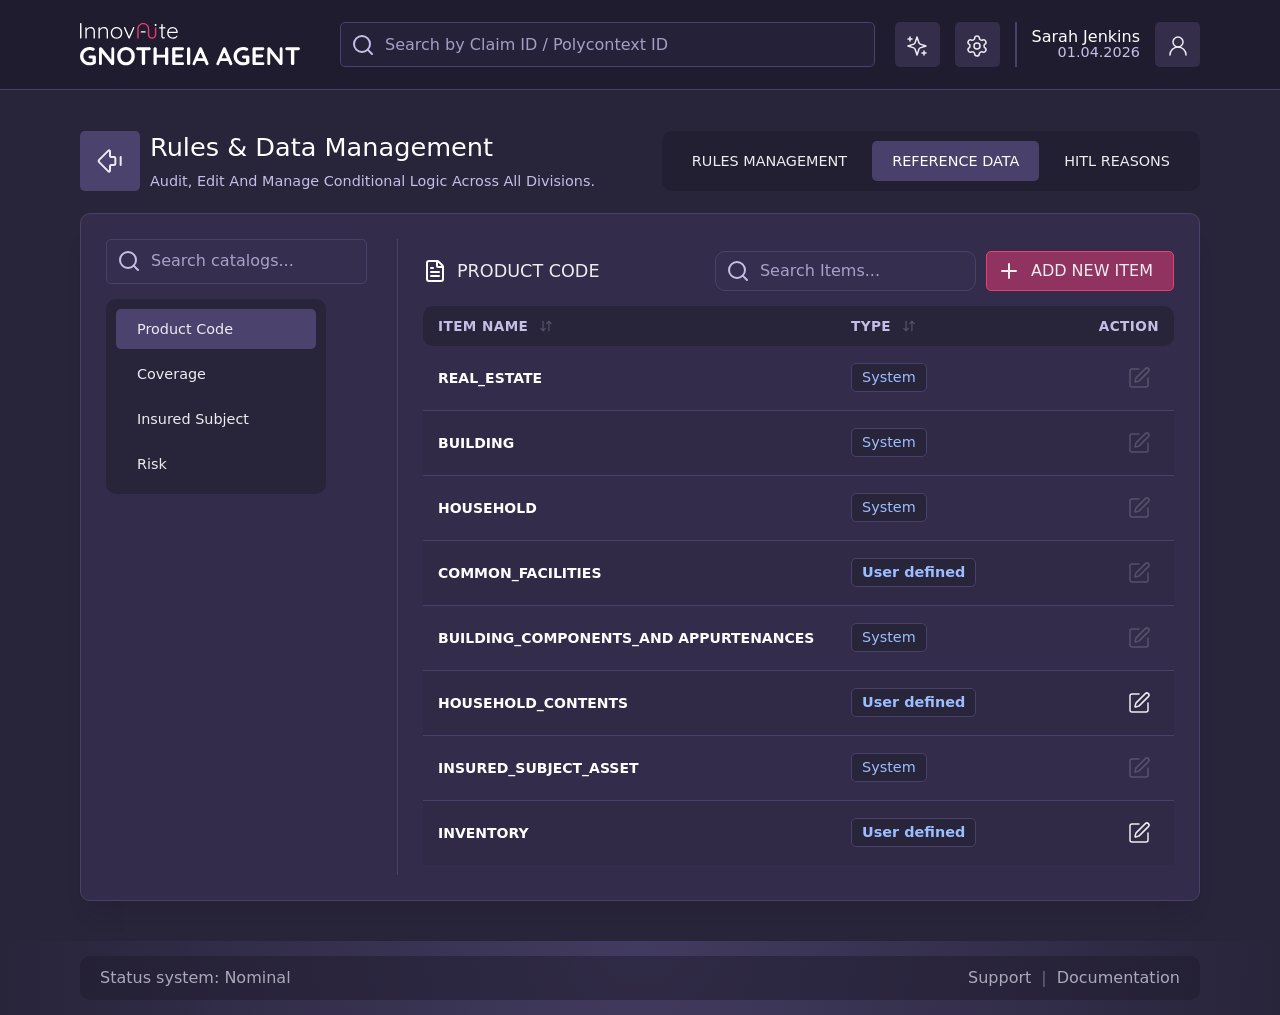
<file: reference-data.html>
<!DOCTYPE html>
<html data-wf-page="6ad4727d2c3e1e19e18bc62f" data-wf-site="69aa2784ca12161ae1c2893b" lang="en">
<head>
  <meta charset="utf-8">
  <title>REFERENCE_DATA</title>
  <meta content="width=device-width, initial-scale=1" name="viewport">
  <meta content="Webflow" name="generator">
  <link href="css/normalize.css" rel="stylesheet" type="text/css">
  <link href="css/webflow.css" rel="stylesheet" type="text/css">
  <link href="css/gnotheia.webflow.css" rel="stylesheet" type="text/css">
  <link href="css/responsive.css" rel="stylesheet" type="text/css">
  <link href="images/favicon.ico" rel="shortcut icon" type="image/x-icon">
  <link href="images/webclip.png" rel="apple-touch-icon">
</head>
<body class="body">
  <div data-collapse="medium" data-animation="default" data-duration="400" role="banner" class="brix---header-wrapper-lenka w-nav">
    <div class="brix---container-default w-container">
      <div class="brix---header-content-wrapper">
        <div class="div-block-36">
          <a href="index.html" class="brix---header-logo-link w-nav-brand"><img width="254" src="images/GA_Logo_v2.svg" alt="Gnotheia" class="brix---header-logo"></a>
          <div class="searchwrap">
            <div class="search_input">
              <div class="code-embed-8 w-embed"><svg xmlns="http://www.w3.org/2000/svg" width="24" height="24" viewbox="0 0 24 24" fill="none" stroke="currentColor" stroke-width="2" stroke-linecap="round" stroke-linejoin="round" class="lucide lucide-search-icon lucide-search">
                  <path d="m21 21-4.34-4.34"></path>
                  <circle cx="11" cy="11" r="8"></circle>
                </svg></div>
              <input type="search" class="search-input-field" placeholder="Search by Claim ID / Polycontext ID" aria-label="Search by Claim ID / Polycontext ID">
            </div>
          </div>
          <div>
            <nav role="navigation" class="brix---header-menu-wrapper w-nav-menu">
              <ul role="list" class="brix---header-nav-menu-list">
                <li class="brix---header-nav-list-item mobile-menu-search-item">
                  <div class="searchwrap">
                    <div class="search_input">
                      <div class="code-embed-8 w-embed"><svg xmlns="http://www.w3.org/2000/svg" width="24" height="24" viewBox="0 0 24 24" fill="none" stroke="currentColor" stroke-width="2" stroke-linecap="round" stroke-linejoin="round" class="lucide lucide-search-icon lucide-search">
                          <path d="m21 21-4.34-4.34"></path>
                          <circle cx="11" cy="11" r="8"></circle>
                        </svg></div>
                      <input type="search" class="search-input-field" placeholder="Search by Claim ID / Polycontext ID" aria-label="Search by Claim ID / Polycontext ID">
                    </div>
                  </div>
                </li>
                <li class="brix---header-nav-list-item hide_menu_item">
                  <div data-delay="0" data-hover="true" class="brix---dropdown-wrapper w-dropdown">
                    <div class="brix---dropdown-toggle w-dropdown-toggle">
                      <div>Resources</div><img alt="Icon Rounded Chevron Dark - BRIX Templates" src="images/line-rounded-chevron-down-black-brix-templates.svg" class="brix---dropdown-chevron">
                    </div>
                    <nav class="brix---dropdown-column-wrapper w-dropdown-list">
                      <div class="brix---dropdown-card">
                        <div class="brix---dropdown-pd">
                          <div class="w-layout-grid brix---dropdown-links-grid">
                            <a href="#" class="brix---dropdown-link w-dropdown-link">Mobile app</a>
                            <a href="#" class="brix---dropdown-link w-dropdown-link">Desktop app</a>
                            <a href="#" class="brix---dropdown-link w-dropdown-link">Multiple users</a>
                            <a href="#" class="brix---dropdown-link w-dropdown-link">Integrations</a>
                            <a href="#" class="brix---dropdown-link w-dropdown-link">Monthly reports</a>
                            <a href="#" class="brix---dropdown-link w-dropdown-link">Granular permissions</a>
                          </div>
                        </div>
                      </div>
                    </nav>
                  </div>
                </li>
                <li class="brix---header-nav-list-item nav-actions-wrap">
                  <a href="explainability.html" class="user_btn w-inline-block" title="Explainability" aria-label="Explainability">
                    <div class="code-embed-8 w-embed"><svg xmlns="http://www.w3.org/2000/svg" width="24" height="24" viewbox="0 0 24 24" fill="none" stroke="currentColor" stroke-width="1.5" stroke-linecap="round" stroke-linejoin="round" class="lucide lucide-sparkles-icon lucide-sparkles">
                        <path d="m12 3-1.912 5.813a2 2 0 0 1-1.275 1.275L3 12l5.813 1.912a2 2 0 0 1 1.275 1.275L12 21l1.912-5.813a2 2 0 0 1 1.275-1.275L21 12l-5.813-1.912a2 2 0 0 1-1.275-1.275L12 3Z"></path>
                        <path d="M5 3v4"></path>
                        <path d="M19 17v4"></path>
                        <path d="M3 5h4"></path>
                        <path d="M17 19h4"></path>
                      </svg></div>
                  </a>
                  <a href="rules-management.html" class="user_btn w-inline-block" title="Rules Management" aria-label="Rules Management">
                    <div class="code-embed-8 w-embed"><svg xmlns="http://www.w3.org/2000/svg" width="24" height="24" viewbox="0 0 24 24" fill="none" stroke="currentColor" stroke-width="1.5" stroke-linecap="round" stroke-linejoin="round" class="lucide lucide-settings-icon lucide-settings">
                        <path d="M9.671 4.136a2.34 2.34 0 0 1 4.659 0 2.34 2.34 0 0 0 3.319 1.915 2.34 2.34 0 0 1 2.33 4.033 2.34 2.34 0 0 0 0 3.831 2.34 2.34 0 0 1-2.33 4.033 2.34 2.34 0 0 0-3.319 1.915 2.34 2.34 0 0 1-4.659 0 2.34 2.34 0 0 0-3.32-1.915 2.34 2.34 0 0 1-2.33-4.033 2.34 2.34 0 0 0 0-3.831A2.34 2.34 0 0 1 6.35 6.051a2.34 2.34 0 0 0 3.319-1.915"></path>
                        <circle cx="12" cy="12" r="3"></circle>
                      </svg></div>
                  </a>
                </li>
                <li class="brix---header-nav-list-item">
                  <div class="div-block-75"></div>
                  <div class="user-wrap">
                    <div class="user_name">Sarah Jenkins</div>
                    <div class="user_status">01.04.2026</div>
                  </div>
                  <a href="#" class="user_btn w-inline-block" aria-label="User Profile">
                    <div class="code-embed-8 w-embed"><svg xmlns="http://www.w3.org/2000/svg" width="24" height="24" viewbox="0 0 24 24" fill="none" stroke="currentColor" stroke-width="1.5" stroke-linecap="round" stroke-linejoin="round" class="lucide lucide-user-round-icon lucide-user-round">
                        <circle cx="12" cy="8" r="5"></circle>
                        <path d="M20 21a8 8 0 0 0-16 0"></path>
                      </svg></div>
                  </a>
                </li>
              </ul>
            </nav>
            <div class="brix---hamburger-menu-wrapper w-nav-button" aria-label="Toggle navigation" role="button" tabindex="0">
              <div class="brix---hamburger-menu-bar-top"></div>
              <div class="brix---hamburger-menu-bar-bottom"></div>
            </div>
          </div>
        </div>
      </div>
    </div>
  </div>
  <section id="Work-Packages" class="s_work_packages">
    <div class="w-layout-blockcontainer container_new w-container">
      <div class="content-wrap-two">
        <div class="special_header">
          <div class="header_wrapper">
            <div class="back_wrap">
              <a href="claim-detail.html" class="button_back w-inline-block" title="Back">
                <div class="code-embed-8 w-embed"><svg xmlns="http://www.w3.org/2000/svg" width="32" height="32" viewbox="0 0 24 24" fill="none" stroke="currentColor" stroke-width="1.5" stroke-linecap="round" stroke-linejoin="round" class="lucide lucide-arrow-big-left-dash-icon lucide-arrow-big-left-dash">
                    <path d="M13 9a1 1 0 0 1-1-1V4.707a.707.707 0 0 0-1.207-.5l-6.94 6.94a1.207 1.207 0 0 0 0 1.707l6.94 6.94a.707.707 0 0 0 1.207-.5V16a1 1 0 0 1 1-1h2a1 1 0 0 0 1-1v-4a1 1 0 0 0-1-1z"></path>
                    <path d="M20 9v6"></path>
                  </svg></div>
              </a>
              <div class="div-block-69">
                <h2 class="heading-1-copy"><span class="text-span-4">Rules &amp; Data Management</span></h2>
                <div class="red-only">Audit, edit and manage conditional logic across all divisions.<br></div>
              </div>
            </div>
            <div class="toggle_menu" role="navigation" aria-label="Rules & Data Submenu">
              <a href="rules-management.html" class="button_gn_sec clear w-inline-block">
                <div>Rules Management</div>
              </a>
              <a href="reference-data.html" aria-current="page" class="button_gn_sec dark w-inline-block w--current">
                <div>Reference data</div>
              </a>
              <a href="hitl-reasons.html" class="button_gn_sec clear w-inline-block">
                <div>HITL reasons</div>
              </a>
            </div>
          </div>
        </div>
        <div class="dual_wrap">
          <div class="side_menu">
            <div class="search_input">
              <div class="code-embed-8 w-embed"><svg xmlns="http://www.w3.org/2000/svg" width="24" height="24" viewbox="0 0 24 24" fill="none" stroke="currentColor" stroke-width="2" stroke-linecap="round" stroke-linejoin="round" class="lucide lucide-search-icon lucide-search">
                  <path d="m21 21-4.34-4.34"></path>
                  <circle cx="11" cy="11" r="8"></circle>
                </svg></div>
              <input type="text" class="search-input-field" placeholder="Search catalogs...">
            </div>
            <div class="toggle_menu-copy">
              <a href="reference-data.html" aria-current="page" class="menu-button w-inline-block w--current">
                <div>Product Code</div>
              </a>
              <a href="#" class="menu-button w-inline-block">
                <div>Coverage</div>
              </a>
              <a href="#" class="menu-button w-inline-block">
                <div>Insured Subject</div>
              </a>
              <a href="#" class="menu-button w-inline-block">
                <div>Risk</div>
              </a>
            </div>
          </div>
          <div class="side_content">
            <div class="box_label_wrap space">
              <div class="side-wrap-left">
                <div class="ico-header w-embed"><svg xmlns="http://www.w3.org/2000/svg" width="24" height="24" viewbox="0 0 24 24" fill="none" stroke="currentColor" stroke-width="2" stroke-linecap="round" stroke-linejoin="round" class="lucide lucide-file-text-icon lucide-file-text">
                    <path d="M6 22a2 2 0 0 1-2-2V4a2 2 0 0 1 2-2h8a2.4 2.4 0 0 1 1.704.706l3.588 3.588A2.4 2.4 0 0 1 20 8v12a2 2 0 0 1-2 2z"></path>
                    <path d="M14 2v5a1 1 0 0 0 1 1h5"></path>
                    <path d="M10 9H8"></path>
                    <path d="M16 13H8"></path>
                    <path d="M16 17H8"></path>
                  </svg></div>
                <div class="text-block-2">Product code</div>
              </div>
              <div class="button_wrap">
                <div class="search_input _40">
                  <div class="code-embed-8 w-embed"><svg xmlns="http://www.w3.org/2000/svg" width="24" height="24" viewbox="0 0 24 24" fill="none" stroke="currentColor" stroke-width="2" stroke-linecap="round" stroke-linejoin="round" class="lucide lucide-search-icon lucide-search">
                      <path d="m21 21-4.34-4.34"></path>
                      <circle cx="11" cy="11" r="8"></circle>
                    </svg></div>
                  <input type="text" class="search-input-field" placeholder="Search Items..." data-table-filter="codesTable">
                </div>
                <a href="#" id="btnOpenAddItem" class="btn_popup rework w-inline-block">
                  <div class="code-embed-8 w-embed"><svg xmlns="http://www.w3.org/2000/svg" width="24" height="24" viewbox="0 0 24 24" fill="none" stroke="currentColor" stroke-width="2" stroke-linecap="round" stroke-linejoin="round" class="lucide lucide-plus-icon lucide-plus">
                      <path d="M5 12h14"></path>
                      <path d="M12 5v14"></path>
                    </svg></div>
                  <div>ADD NEW ITEM</div>
                </a>
              </div>
            </div>

            <!-- Semantic Responsive Reference Data Table -->
            <div class="table-responsive">
              <table class="table_codes" id="codesTable">
                <thead>
                  <tr>
                    <th>
                      <div class="column_wrap">
                        <div class="badge-label">Item Name</div>
                      </div>
                    </th>
                    <th>
                      <div class="column_wrap">
                        <div class="badge-label">TYPE</div>
                      </div>
                    </th>
                    <th>
                      <div class="column_wrap right">
                        <div class="badge-label">ACTION</div>
                      </div>
                    </th>
                  </tr>
                </thead>
                <tbody>
                  <tr class="clean">
                    <td><div class="number">REAL_ESTATE</div></td>
                    <td>
                      <div class="column_wrap">
                        <div class="company-tag">System</div>
                      </div>
                    </td>
                    <td>
                      <div class="column_wrap right">
                        <a href="#" class="user_btn_dark disabled w-inline-block" title="Edit Item">
                          <div class="code-embed-8 w-embed"><svg xmlns="http://www.w3.org/2000/svg" width="24" height="24" viewbox="0 0 24 24" fill="none" stroke="currentColor" stroke-width="1.5" stroke-linecap="round" stroke-linejoin="round" class="lucide lucide-square-pen-icon lucide-square-pen">
                              <path d="M12 3H5a2 2 0 0 0-2 2v14a2 2 0 0 0 2 2h14a2 2 0 0 0 2-2v-7"></path>
                              <path d="M18.375 2.625a1 1 0 0 1 3 3l-9.013 9.014a2 2 0 0 1-.853.505l-2.873.84a.5.5 0 0 1-.62-.62l.84-2.873a2 2 0 0 1 .506-.852z"></path>
                            </svg></div>
                        </a>
                      </div>
                    </td>
                  </tr>
                  <tr class="clean">
                    <td><div class="number">BUILDING</div></td>
                    <td>
                      <div class="column_wrap">
                        <div class="company-tag">System</div>
                      </div>
                    </td>
                    <td>
                      <div class="column_wrap right">
                        <a href="#" class="user_btn_dark disabled w-inline-block" title="Edit Item">
                          <div class="code-embed-8 w-embed"><svg xmlns="http://www.w3.org/2000/svg" width="24" height="24" viewbox="0 0 24 24" fill="none" stroke="currentColor" stroke-width="1.5" stroke-linecap="round" stroke-linejoin="round" class="lucide lucide-square-pen-icon lucide-square-pen">
                              <path d="M12 3H5a2 2 0 0 0-2 2v14a2 2 0 0 0 2 2h14a2 2 0 0 0 2-2v-7"></path>
                              <path d="M18.375 2.625a1 1 0 0 1 3 3l-9.013 9.014a2 2 0 0 1-.853.505l-2.873.84a.5.5 0 0 1-.62-.62l.84-2.873a2 2 0 0 1 .506-.852z"></path>
                            </svg></div>
                        </a>
                      </div>
                    </td>
                  </tr>
                  <tr class="clean">
                    <td><div class="number">HOUSEHOLD</div></td>
                    <td>
                      <div class="column_wrap">
                        <div class="company-tag">System</div>
                      </div>
                    </td>
                    <td>
                      <div class="column_wrap right">
                        <a href="#" class="user_btn_dark disabled w-inline-block" title="Edit Item">
                          <div class="code-embed-8 w-embed"><svg xmlns="http://www.w3.org/2000/svg" width="24" height="24" viewbox="0 0 24 24" fill="none" stroke="currentColor" stroke-width="1.5" stroke-linecap="round" stroke-linejoin="round" class="lucide lucide-square-pen-icon lucide-square-pen">
                              <path d="M12 3H5a2 2 0 0 0-2 2v14a2 2 0 0 0 2 2h14a2 2 0 0 0 2-2v-7"></path>
                              <path d="M18.375 2.625a1 1 0 0 1 3 3l-9.013 9.014a2 2 0 0 1-.853.505l-2.873.84a.5.5 0 0 1-.62-.62l.84-2.873a2 2 0 0 1 .506-.852z"></path>
                            </svg></div>
                        </a>
                      </div>
                    </td>
                  </tr>
                  <tr class="clean">
                    <td><div class="number">COMMON_FACILITIES</div></td>
                    <td>
                      <div class="column_wrap">
                        <div class="company-tag"><strong>User defined</strong></div>
                      </div>
                    </td>
                    <td>
                      <div class="column_wrap right">
                        <a href="#" class="user_btn_dark disabled w-inline-block" title="Edit Item">
                          <div class="code-embed-8 w-embed"><svg xmlns="http://www.w3.org/2000/svg" width="24" height="24" viewbox="0 0 24 24" fill="none" stroke="currentColor" stroke-width="1.5" stroke-linecap="round" stroke-linejoin="round" class="lucide lucide-square-pen-icon lucide-square-pen">
                              <path d="M12 3H5a2 2 0 0 0-2 2v14a2 2 0 0 0 2 2h14a2 2 0 0 0 2-2v-7"></path>
                              <path d="M18.375 2.625a1 1 0 0 1 3 3l-9.013 9.014a2 2 0 0 1-.853.505l-2.873.84a.5.5 0 0 1-.62-.62l.84-2.873a2 2 0 0 1 .506-.852z"></path>
                            </svg></div>
                        </a>
                      </div>
                    </td>
                  </tr>
                  <tr class="clean">
                    <td><div class="number">BUILDING_COMPONENTS_AND APPURTENANCES</div></td>
                    <td>
                      <div class="column_wrap">
                        <div class="company-tag">System</div>
                      </div>
                    </td>
                    <td>
                      <div class="column_wrap right">
                        <a href="#" class="user_btn_dark disabled w-inline-block" title="Edit Item">
                          <div class="code-embed-8 w-embed"><svg xmlns="http://www.w3.org/2000/svg" width="24" height="24" viewbox="0 0 24 24" fill="none" stroke="currentColor" stroke-width="1.5" stroke-linecap="round" stroke-linejoin="round" class="lucide lucide-square-pen-icon lucide-square-pen">
                              <path d="M12 3H5a2 2 0 0 0-2 2v14a2 2 0 0 0 2 2h14a2 2 0 0 0 2-2v-7"></path>
                              <path d="M18.375 2.625a1 1 0 0 1 3 3l-9.013 9.014a2 2 0 0 1-.853.505l-2.873.84a.5.5 0 0 1-.62-.62l.84-2.873a2 2 0 0 1 .506-.852z"></path>
                            </svg></div>
                        </a>
                      </div>
                    </td>
                  </tr>
                  <tr class="clean">
                    <td><div class="number">HOUSEHOLD_CONTENTS</div></td>
                    <td>
                      <div class="column_wrap">
                        <div class="company-tag"><strong>User defined</strong></div>
                      </div>
                    </td>
                    <td>
                      <div class="column_wrap right">
                        <a href="#" class="btn_popup w-inline-block" title="Edit Item">
                          <div class="code-embed-8 w-embed"><svg xmlns="http://www.w3.org/2000/svg" width="24" height="24" viewbox="0 0 24 24" fill="none" stroke="currentColor" stroke-width="1.5" stroke-linecap="round" stroke-linejoin="round" class="lucide lucide-square-pen-icon lucide-square-pen">
                              <path d="M12 3H5a2 2 0 0 0-2 2v14a2 2 0 0 0 2 2h14a2 2 0 0 0 2-2v-7"></path>
                              <path d="M18.375 2.625a1 1 0 0 1 3 3l-9.013 9.014a2 2 0 0 1-.853.505l-2.873.84a.5.5 0 0 1-.62-.62l.84-2.873a2 2 0 0 1 .506-.852z"></path>
                            </svg></div>
                        </a>
                      </div>
                    </td>
                  </tr>
                  <tr class="clean">
                    <td><div class="number">INSURED_SUBJECT_ASSET</div></td>
                    <td>
                      <div class="column_wrap">
                        <div class="company-tag">System</div>
                      </div>
                    </td>
                    <td>
                      <div class="column_wrap right">
                        <a href="#" class="user_btn_dark disabled w-inline-block" title="Edit Item">
                          <div class="code-embed-8 w-embed"><svg xmlns="http://www.w3.org/2000/svg" width="24" height="24" viewbox="0 0 24 24" fill="none" stroke="currentColor" stroke-width="1.5" stroke-linecap="round" stroke-linejoin="round" class="lucide lucide-square-pen-icon lucide-square-pen">
                              <path d="M12 3H5a2 2 0 0 0-2 2v14a2 2 0 0 0 2 2h14a2 2 0 0 0 2-2v-7"></path>
                              <path d="M18.375 2.625a1 1 0 0 1 3 3l-9.013 9.014a2 2 0 0 1-.853.505l-2.873.84a.5.5 0 0 1-.62-.62l.84-2.873a2 2 0 0 1 .506-.852z"></path>
                            </svg></div>
                        </a>
                      </div>
                    </td>
                  </tr>
                  <tr class="clean last">
                    <td><div class="number">INVENTORY</div></td>
                    <td>
                      <div class="column_wrap">
                        <div class="company-tag"><strong>User defined</strong></div>
                      </div>
                    </td>
                    <td>
                      <div class="column_wrap right">
                        <a href="#" class="btn_popup w-inline-block" title="Edit Item">
                          <div class="code-embed-8 w-embed"><svg xmlns="http://www.w3.org/2000/svg" width="24" height="24" viewbox="0 0 24 24" fill="none" stroke="currentColor" stroke-width="1.5" stroke-linecap="round" stroke-linejoin="round" class="lucide lucide-square-pen-icon lucide-square-pen">
                              <path d="M12 3H5a2 2 0 0 0-2 2v14a2 2 0 0 0 2 2h14a2 2 0 0 0 2-2v-7"></path>
                              <path d="M18.375 2.625a1 1 0 0 1 3 3l-9.013 9.014a2 2 0 0 1-.853.505l-2.873.84a.5.5 0 0 1-.62-.62l.84-2.873a2 2 0 0 1 .506-.852z"></path>
                            </svg></div>
                        </a>
                      </div>
                    </td>
                  </tr>
                </tbody>
              </table>
            </div>

          </div>
        </div>
      </div>
    </div>
  </section>
  <section id="Contacts" class="s_footer">
    <div class="w-layout-blockcontainer container w-container">
      <div class="div-block-23">
        <div class="div-block-29">
          <div class="div-block-63">
            <p class="footer-description">Status system: Nominal</p>
          </div>
          <div class="div-block-63">
            <p class="footer-description">
              <a href="#" class="link_footer">Support</a>
            </p>
            <p class="footer-separator hide">|</p>
            <a href="#" class="link_footer">Documentation</a>
          </div>
        </div>
      </div>
    </div>
  </section>

  <!-- Modal: Add New Reference Data Item -->
  <div class="popup_wraper" id="addItemModal">
    <div class="popup_close_overlay"></div>
    <div aria-labelledby="modal-title" role="dialog" aria-modal="true" class="popup modal-sm">
      <div class="header_wrapper">
        <div class="div-block-69">
          <h2 class="heading-1-copy" style="font-size: 1.25rem;"><span class="text-span-4">Add New Item</span></h2>
          <div class="red-only">Reference Data Taxonomy<br></div>
        </div>
        <div class="div-block-68">
          <button arial-label="close dialog" class="button btn-close-modal">
            <div class="code-embed-15 w-embed"><svg xmlns="http://www.w3.org/2000/svg" width="24" height="24" viewbox="0 0 24 24" fill="none" stroke="currentColor" stroke-width="1.5" stroke-linecap="round" stroke-linejoin="round" class="lucide lucide-x-icon lucide-x">
                <path d="M18 6 6 18"></path>
                <path d="m6 6 12 12"></path>
              </svg></div>
          </button>
        </div>
      </div>

      <div class="modal-body" style="display: flex; flex-direction: column; gap: 16px;">
        <div>
          <div class="red-only" style="margin-bottom: 6px; font-size: 0.82rem;">ITEM NAME <span style="color: #ee3b76;">*</span></div>
          <div class="search_input _40">
            <input type="text" id="newItemName" class="search-input-field" placeholder="e.g. ELECTRONICS or WATER_DAMAGE">
          </div>
        </div>
        <div>
          <div class="red-only" style="margin-bottom: 6px; font-size: 0.82rem;">TYPE NAME <span style="color: #ee3b76;">*</span></div>
          <div class="search_input _40">
            <input type="text" id="newItemType" class="search-input-field" placeholder="e.g. User defined or System" value="User defined">
          </div>
        </div>
      </div>

      <div class="modal-footer" style="justify-content: flex-end;">
        <div style="display: flex; gap: 8px;">
          <a href="#" class="button_gn_sec btn-close-modal w-inline-block">
            <div>Cancel</div>
          </a>
          <a href="#" id="btnSaveNewItem" class="button_gn w-inline-block">
            <div>Save Item</div>
          </a>
        </div>
      </div>
    </div>
  </div>

  <script src="js/app.js"></script>
</body>
</html>
</file>
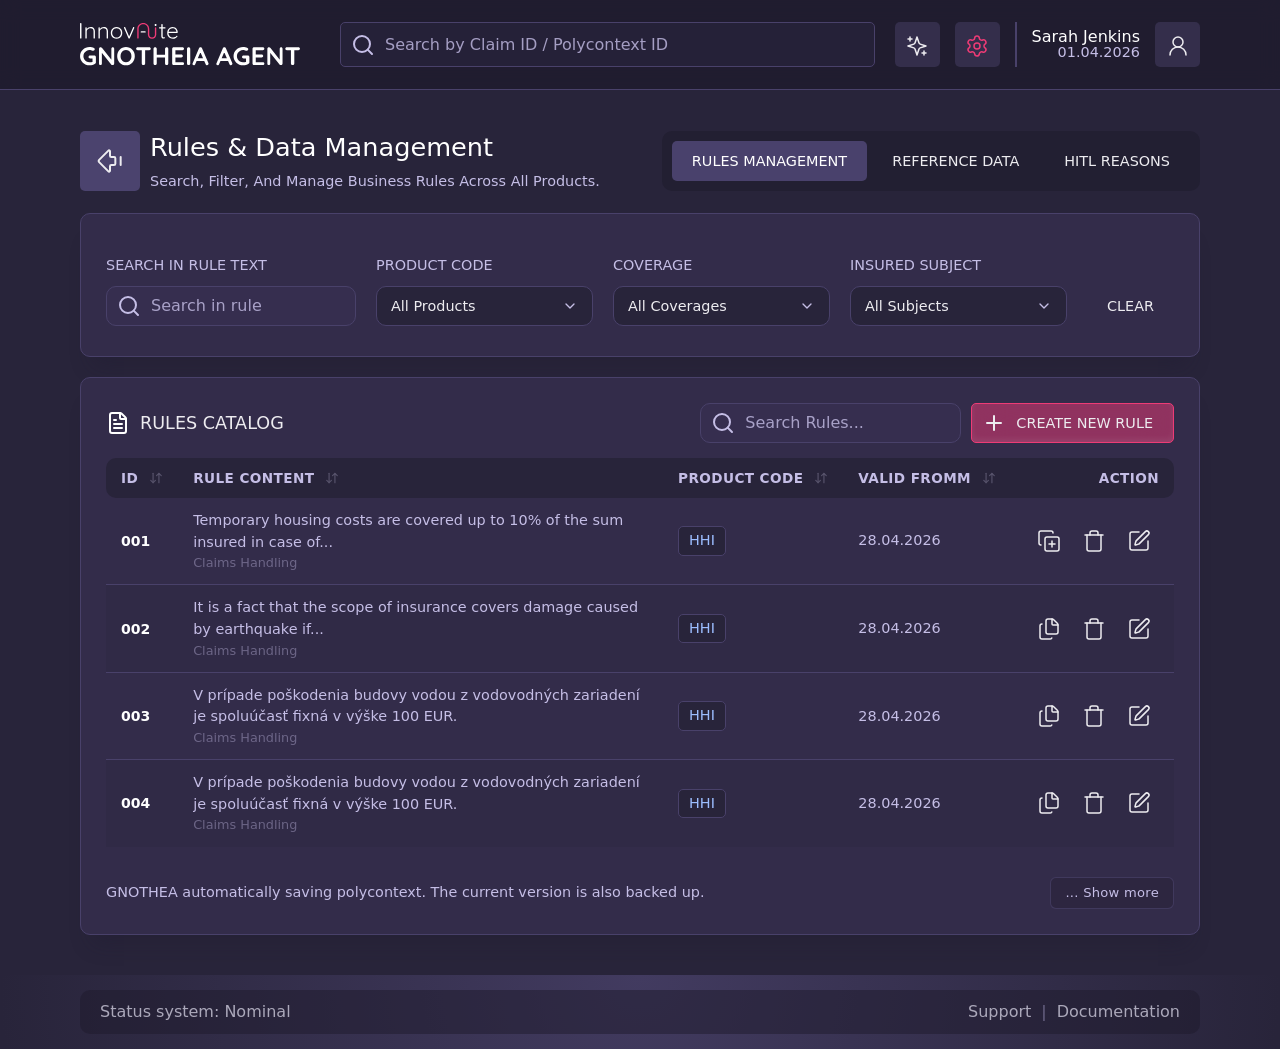
<file: rules-management.html>
<!DOCTYPE html>
<html data-wf-page="69f9f68b42fb301b6a081d4d" data-wf-site="69aa2784ca12161ae1c2893b" lang="en">
<head>
  <meta charset="utf-8">
  <title>RULES_MANAGEMENT</title>
  <meta content="width=device-width, initial-scale=1" name="viewport">
  <meta content="Webflow" name="generator">
  <link href="css/normalize.css" rel="stylesheet" type="text/css">
  <link href="css/webflow.css" rel="stylesheet" type="text/css">
  <link href="css/gnotheia.webflow.css" rel="stylesheet" type="text/css">
  <link href="css/responsive.css" rel="stylesheet" type="text/css">
  <link href="images/favicon.ico" rel="shortcut icon" type="image/x-icon">
  <link href="images/webclip.png" rel="apple-touch-icon">
</head>
<body class="body">
  <div class="popup_wraper" id="claimModal">
    <div class="popup_close_overlay"></div>
    <div aria-labelledby="modal-title" role="dialog" aria-modal="true" class="popup">
      <div class="header_wrapper">
        <div class="div-block-69">
          <h2 class="heading-1-copy">CLAIM ID: <span class="text-span-4">CLM-9902: Accident Loss</span></h2>
          <div class="red-only">POLYCONTEXT ID: <span class="white-text">264384944</span><br></div>
        </div>
        <div class="div-block-68"><button arial-label="close dialog" class="button">
            <div class="code-embed-15 w-embed"><svg xmlns="http://www.w3.org/2000/svg" width="24" height="24" viewbox="0 0 24 24" fill="none" stroke="currentColor" stroke-width="1.5" stroke-linecap="round" stroke-linejoin="round" class="lucide lucide-x-icon lucide-x">
                <path d="M18 6 6 18"></path>
                <path d="m6 6 12 12"></path>
              </svg></div>
          </button></div>
      </div>
      <div class="div-block-86">
        <p class="text-block-3">===========================================<br>       AI PRE-ASSESSMENT REPORT (POLYCONTEXT SUMMARY)<br>===========================================<br><br>### 1. HEADER &amp; CLAIM/POLICY AT A GLANCE ###<br># This section provides all key identification and governance information in one place for immediate context.<br><br>-- Governance --<br>Report ID:             [Polycontext_ID]           # Unique identifier for this specific Polycontext version.<br>Version:               [Version_Number]           # e.g., v4.1.0<br>Generated At:          [Timestamp]                # ISO 8601 format timestamp (e.g., 2025-11-26T13:10:00Z).<br>Claim Status:          [Claim_Status]             # The current, high-level status of the claim, e.g., Registration_InProgress, Validation_Rejected, Settlement_Approved.-- Claim Details --<br>Claim ID:              [Claim_ID]                 # The primary business identifier for the claim.<br>Insured Party:         [Insured_Name]             # Full name of the insured party or entity.<br>Date of Loss:          [Date_of_Loss]             # The date the incident occurred.<br>Incident Summary:      [Brief, one-line summary]  # A concise description of the incident, e.g., &quot;Water damage from broken washing machine.&quot;<br><br>-- Policy Details --<br>Policy ID:             [Policy_ID]                # The identifier of the relevant insurance policy.<br>Product:               [Product_Name]             # The name of the insurance product, e.g., &quot;Home Insurance Plus&quot;.<br>Policy Status:         [Policy_Status]            # Status of the policy at the time of loss, e.g., Active, Expired, Lapsed.<br>Coverage Period:       [Start_Date] to [End_Date] # The effective period of the policy.<br><br>---<br>### 2. PROCESS FLOW OVERVIEW (VALUE STREAM) ###<br># A visual representation of the claim&#x27;s journey through the formal process steps.<br># The current step is highlighted in bold.<br># Icons: ✔️ Completed, ❌ Blocked, ⚙️ In Progress, ⚪ Pending.<br>[PROCESS_STEP_1 (Icon)] -&gt; **[ CURRENT_PROCESS_STEP (Icon) ]** -&gt; [PROCESS_STEP_3 (Icon)] -&gt; ...</p>
      </div><button arial-label="close dialog" class="button">
        <div class="code-embed-15 w-embed"><svg xmlns="http://www.w3.org/2000/svg" width="24" height="24" viewbox="0 0 24 24" fill="none" stroke="currentColor" stroke-width="1.5" stroke-linecap="round" stroke-linejoin="round" class="lucide lucide-x-icon lucide-x">
            <path d="M18 6 6 18"></path>
            <path d="m6 6 12 12"></path>
          </svg></div>
      </button>
    </div>
  </div>
  <div data-collapse="medium" data-animation="default" data-duration="400" role="banner" class="brix---header-wrapper-lenka w-nav">
    <div class="brix---container-default w-container">
      <div class="brix---header-content-wrapper">
        <div class="div-block-36">
          <a href="index.html" class="brix---header-logo-link w-nav-brand"><img width="254" src="images/GA_Logo_v2.svg" alt="Gnotheia" class="brix---header-logo"></a>
          <div class="searchwrap">
            <div class="search_input">
              <div class="code-embed-8 w-embed"><svg xmlns="http://www.w3.org/2000/svg" width="24" height="24" viewbox="0 0 24 24" fill="none" stroke="currentColor" stroke-width="2" stroke-linecap="round" stroke-linejoin="round" class="lucide lucide-search-icon lucide-search">
                  <path d="m21 21-4.34-4.34"></path>
                  <circle cx="11" cy="11" r="8"></circle>
                </svg></div>
              <input type="search" class="search-input-field" placeholder="Search by Claim ID / Polycontext ID" aria-label="Search by Claim ID / Polycontext ID">
            </div>
          </div>
          <div>
            <nav role="navigation" class="brix---header-menu-wrapper w-nav-menu">
              <ul role="list" class="brix---header-nav-menu-list">
                <li class="brix---header-nav-list-item mobile-menu-search-item">
                  <div class="searchwrap">
                    <div class="search_input">
                      <div class="code-embed-8 w-embed"><svg xmlns="http://www.w3.org/2000/svg" width="24" height="24" viewBox="0 0 24 24" fill="none" stroke="currentColor" stroke-width="2" stroke-linecap="round" stroke-linejoin="round" class="lucide lucide-search-icon lucide-search">
                          <path d="m21 21-4.34-4.34"></path>
                          <circle cx="11" cy="11" r="8"></circle>
                        </svg></div>
                      <input type="search" class="search-input-field" placeholder="Search by Claim ID / Polycontext ID" aria-label="Search by Claim ID / Polycontext ID">
                    </div>
                  </div>
                </li>
                <li class="brix---header-nav-list-item hide_menu_item">
                  <div data-delay="0" data-hover="true" class="brix---dropdown-wrapper w-dropdown">
                    <div class="brix---dropdown-toggle w-dropdown-toggle">
                      <div>Resources</div><img alt="Icon Rounded Chevron Dark - BRIX Templates" src="images/line-rounded-chevron-down-black-brix-templates.svg" class="brix---dropdown-chevron">
                    </div>
                    <nav class="brix---dropdown-column-wrapper w-dropdown-list">
                      <div class="brix---dropdown-card">
                        <div class="brix---dropdown-pd">
                          <div class="w-layout-grid brix---dropdown-links-grid">
                            <a href="#" class="brix---dropdown-link w-dropdown-link">Mobile app</a>
                            <a href="#" class="brix---dropdown-link w-dropdown-link">Desktop app</a>
                            <a href="#" class="brix---dropdown-link w-dropdown-link">Multiple users</a>
                            <a href="#" class="brix---dropdown-link w-dropdown-link">Integrations</a>
                            <a href="#" class="brix---dropdown-link w-dropdown-link">Monthly reports</a>
                            <a href="#" class="brix---dropdown-link w-dropdown-link">Granular permissions</a>
                          </div>
                        </div>
                      </div>
                    </nav>
                  </div>
                </li>
                <li class="brix---header-nav-list-item nav-actions-wrap">
                  <a href="explainability.html" class="user_btn w-inline-block" title="Explainability" aria-label="Explainability">
                    <div class="code-embed-8 w-embed"><svg xmlns="http://www.w3.org/2000/svg" width="24" height="24" viewbox="0 0 24 24" fill="none" stroke="currentColor" stroke-width="1.5" stroke-linecap="round" stroke-linejoin="round" class="lucide lucide-sparkles-icon lucide-sparkles">
                        <path d="m12 3-1.912 5.813a2 2 0 0 1-1.275 1.275L3 12l5.813 1.912a2 2 0 0 1 1.275 1.275L12 21l1.912-5.813a2 2 0 0 1 1.275-1.275L21 12l-5.813-1.912a2 2 0 0 1-1.275-1.275L12 3Z"></path>
                        <path d="M5 3v4"></path>
                        <path d="M19 17v4"></path>
                        <path d="M3 5h4"></path>
                        <path d="M17 19h4"></path>
                      </svg></div>
                  </a>
                  <a href="rules-management.html" aria-current="page" class="user_btn w-inline-block w--current" title="Rules Management" aria-label="Rules Management">
                    <div class="code-embed-8 w-embed"><svg xmlns="http://www.w3.org/2000/svg" width="24" height="24" viewbox="0 0 24 24" fill="none" stroke="currentColor" stroke-width="1.5" stroke-linecap="round" stroke-linejoin="round" class="lucide lucide-settings-icon lucide-settings">
                        <path d="M9.671 4.136a2.34 2.34 0 0 1 4.659 0 2.34 2.34 0 0 0 3.319 1.915 2.34 2.34 0 0 1 2.33 4.033 2.34 2.34 0 0 0 0 3.831 2.34 2.34 0 0 1-2.33 4.033 2.34 2.34 0 0 0-3.319 1.915 2.34 2.34 0 0 1-4.659 0 2.34 2.34 0 0 0-3.32-1.915 2.34 2.34 0 0 1-2.33-4.033 2.34 2.34 0 0 0 0-3.831A2.34 2.34 0 0 1 6.35 6.051a2.34 2.34 0 0 0 3.319-1.915"></path>
                        <circle cx="12" cy="12" r="3"></circle>
                      </svg></div>
                  </a>
                </li>
                <li class="brix---header-nav-list-item">
                  <div class="div-block-75"></div>
                  <div class="user-wrap">
                    <div class="user_name">Sarah Jenkins</div>
                    <div class="user_status">01.04.2026</div>
                  </div>
                  <a href="#" class="user_btn w-inline-block" aria-label="User Profile">
                    <div class="code-embed-8 w-embed"><svg xmlns="http://www.w3.org/2000/svg" width="24" height="24" viewbox="0 0 24 24" fill="none" stroke="currentColor" stroke-width="1.5" stroke-linecap="round" stroke-linejoin="round" class="lucide lucide-user-round-icon lucide-user-round">
                        <circle cx="12" cy="8" r="5"></circle>
                        <path d="M20 21a8 8 0 0 0-16 0"></path>
                      </svg></div>
                  </a>
                </li>
              </ul>
            </nav>
            <div class="brix---hamburger-menu-wrapper w-nav-button" aria-label="Toggle navigation" role="button" tabindex="0">
              <div class="brix---hamburger-menu-bar-top"></div>
              <div class="brix---hamburger-menu-bar-bottom"></div>
            </div>
          </div>
        </div>
      </div>
    </div>
  </div>
  <section id="Work-Packages" class="s_work_packages">
    <div class="w-layout-blockcontainer container_new w-container">
      <div class="special_header">
        <div class="header_wrapper">
          <div class="back_wrap">
            <a href="claim-detail.html" class="button_back w-inline-block" title="Back">
              <div class="code-embed-8 w-embed"><svg xmlns="http://www.w3.org/2000/svg" width="32" height="32" viewbox="0 0 24 24" fill="none" stroke="currentColor" stroke-width="1.5" stroke-linecap="round" stroke-linejoin="round" class="lucide lucide-arrow-big-left-dash-icon lucide-arrow-big-left-dash">
                  <path d="M13 9a1 1 0 0 1-1-1V4.707a.707.707 0 0 0-1.207-.5l-6.94 6.94a1.207 1.207 0 0 0 0 1.707l6.94 6.94a.707.707 0 0 0 1.207-.5V16a1 1 0 0 1 1-1h2a1 1 0 0 0 1-1v-4a1 1 0 0 0-1-1z"></path>
                  <path d="M20 9v6"></path>
                </svg></div>
            </a>
            <div class="div-block-69">
              <h2 class="heading-1-copy"><span class="text-span-4">Rules &amp; Data Management</span></h2>
              <div class="red-only">Search, filter, and manage business rules across all products.<br></div>
            </div>
          </div>
          <div class="toggle_menu" role="navigation" aria-label="Rules & Data Submenu">
            <a href="rules-management.html" aria-current="page" class="button_gn_sec dark w-inline-block w--current">
              <div>Rules Management</div>
            </a>
            <a href="reference-data.html" class="button_gn_sec clear w-inline-block">
              <div>Reference data</div>
            </a>
            <a href="hitl-reasons.html" class="button_gn_sec clear w-inline-block">
              <div>HITL reasons</div>
            </a>
          </div>
        </div>
      </div>
      <div class="content-wrap">
        <div class="object-box-copy">
          <div class="filter">
            <div class="chat-wrap">
              <div class="input_wrap">
                <div class="red-only">SEARCH IN RULE TEXT<br></div>
                <div class="search_input _40">
                  <div class="code-embed-8 w-embed"><svg xmlns="http://www.w3.org/2000/svg" width="24" height="24" viewbox="0 0 24 24" fill="none" stroke="currentColor" stroke-width="2" stroke-linecap="round" stroke-linejoin="round" class="lucide lucide-search-icon lucide-search">
                      <path d="m21 21-4.34-4.34"></path>
                      <circle cx="11" cy="11" r="8"></circle>
                    </svg></div>
                  <input type="text" class="search-input-field" placeholder="Search in rule" data-table-filter="rulesTable">
                </div>
              </div>
            </div>
            <div class="chat-wrap">
              <div class="input_wrap">
                <div class="red-only">PRODUCT CODE<br></div>
                <div class="dropdown-3 w-dropdown" id="dropdownRuleProduct" data-dropdown="ruleProduct">
                  <div class="input_labelup-_login w-dropdown-toggle" id="dropdownRuleProductToggle" tabindex="0" role="button" aria-haspopup="listbox" aria-expanded="false" style="min-width: 160px;">
                    <div class="text-block-8" id="dropdownRuleProductSelected">All Products</div>
                    <div class="code-embed-16 w-embed">
                      <svg xmlns="http://www.w3.org/2000/svg" width="16" height="16" viewbox="0 0 24 24" fill="none" stroke="currentColor" stroke-width="2" stroke-linecap="round" stroke-linejoin="round" class="lucide lucide-chevron-down-icon lucide-chevron-down">
                        <path d="m6 9 6 6 6-6"></path>
                      </svg>
                    </div>
                  </div>
                  <div class="dropdown-list-7 w-dropdown-list" id="dropdownRuleProductList" role="listbox" tabindex="-1">
                    <div class="dropdown-option-item selected" data-value="" role="option" aria-selected="true">
                      <span>All Products</span>
                    </div>
                    <div class="dropdown-option-item" data-value="HHI" role="option">
                      <span>HHI</span>
                    </div>
                    <div class="dropdown-option-item" data-value="CASCO" role="option">
                      <span>CASCO</span>
                    </div>
                    <div class="dropdown-option-item" data-value="PZP" role="option">
                      <span>PZP</span>
                    </div>
                    <div class="dropdown-option-item" data-value="LIFE" role="option">
                      <span>LIFE</span>
                    </div>
                  </div>
                  <input type="hidden" id="filterRuleProduct" value="">
                </div>
              </div>
            </div>
            <div class="input_wrap">
              <div class="red-only">COVERAGE<br></div>
              <div class="dropdown-3 w-dropdown" id="dropdownRuleCoverage" data-dropdown="ruleCoverage">
                <div class="input_labelup-_login w-dropdown-toggle" id="dropdownRuleCoverageToggle" tabindex="0" role="button" aria-haspopup="listbox" aria-expanded="false" style="min-width: 170px;">
                  <div class="text-block-8" id="dropdownRuleCoverageSelected">All Coverages</div>
                  <div class="code-embed-16 w-embed">
                    <svg xmlns="http://www.w3.org/2000/svg" width="16" height="16" viewbox="0 0 24 24" fill="none" stroke="currentColor" stroke-width="2" stroke-linecap="round" stroke-linejoin="round" class="lucide lucide-chevron-down-icon lucide-chevron-down">
                      <path d="m6 9 6 6 6-6"></path>
                    </svg>
                  </div>
                </div>
                <div class="dropdown-list-7 w-dropdown-list" id="dropdownRuleCoverageList" role="listbox" tabindex="-1">
                  <div class="dropdown-option-item selected" data-value="" role="option" aria-selected="true">
                    <span>All Coverages</span>
                  </div>
                  <div class="dropdown-option-item" data-value="Basic Property" role="option">
                    <span>Basic Property</span>
                  </div>
                  <div class="dropdown-option-item" data-value="Natural Hazard" role="option">
                    <span>Natural Hazard</span>
                  </div>
                  <div class="dropdown-option-item" data-value="Theft" role="option">
                    <span>Theft</span>
                  </div>
                  <div class="dropdown-option-item" data-value="Third Party Liability" role="option">
                    <span>Third Party Liability</span>
                  </div>
                </div>
                <input type="hidden" id="filterRuleCoverage" value="">
              </div>
            </div>
            <div class="input_wrap">
              <div class="red-only">INSURED SUBJECT<br></div>
              <div class="dropdown-3 w-dropdown" id="dropdownRuleSubject" data-dropdown="ruleSubject">
                <div class="input_labelup-_login w-dropdown-toggle" id="dropdownRuleSubjectToggle" tabindex="0" role="button" aria-haspopup="listbox" aria-expanded="false" style="min-width: 170px;">
                  <div class="text-block-8" id="dropdownRuleSubjectSelected">All Subjects</div>
                  <div class="code-embed-16 w-embed">
                    <svg xmlns="http://www.w3.org/2000/svg" width="16" height="16" viewbox="0 0 24 24" fill="none" stroke="currentColor" stroke-width="2" stroke-linecap="round" stroke-linejoin="round" class="lucide lucide-chevron-down-icon lucide-chevron-down">
                      <path d="m6 9 6 6 6-6"></path>
                    </svg>
                  </div>
                </div>
                <div class="dropdown-list-7 w-dropdown-list" id="dropdownRuleSubjectList" role="listbox" tabindex="-1">
                  <div class="dropdown-option-item selected" data-value="" role="option" aria-selected="true">
                    <span>All Subjects</span>
                  </div>
                  <div class="dropdown-option-item" data-value="Building" role="option">
                    <span>Building</span>
                  </div>
                  <div class="dropdown-option-item" data-value="Household" role="option">
                    <span>Household</span>
                  </div>
                  <div class="dropdown-option-item" data-value="Vehicle" role="option">
                    <span>Vehicle</span>
                  </div>
                  <div class="dropdown-option-item" data-value="Person" role="option">
                    <span>Person</span>
                  </div>
                </div>
                <input type="hidden" id="filterRuleSubject" value="">
              </div>
            </div>
            <div class="input_wrap">
              <div class="button_wrap">
                <a href="#" class="button_gn_sec w-inline-block" id="btnFilterRulesClear">
                  <div>Clear</div>
                </a>
              </div>
            </div>
          </div>
        </div>
        <div class="object-box-copy">
          <div class="box_label_wrap space">
            <div class="side-wrap-left">
              <div class="ico-header w-embed"><svg xmlns="http://www.w3.org/2000/svg" width="24" height="24" viewbox="0 0 24 24" fill="none" stroke="currentColor" stroke-width="2" stroke-linecap="round" stroke-linejoin="round" class="lucide lucide-file-text-icon lucide-file-text">
                  <path d="M6 22a2 2 0 0 1-2-2V4a2 2 0 0 1 2-2h8a2.4 2.4 0 0 1 1.704.706l3.588 3.588A2.4 2.4 0 0 1 20 8v12a2 2 0 0 1-2 2z"></path>
                  <path d="M14 2v5a1 1 0 0 0 1 1h5"></path>
                  <path d="M10 9H8"></path>
                  <path d="M16 13H8"></path>
                  <path d="M16 17H8"></path>
                </svg></div>
              <div class="text-block-2">Rules Catalog</div>
            </div>
            <div class="button_wrap">
              <div class="search_input _40">
                <div class="code-embed-8 w-embed"><svg xmlns="http://www.w3.org/2000/svg" width="24" height="24" viewbox="0 0 24 24" fill="none" stroke="currentColor" stroke-width="2" stroke-linecap="round" stroke-linejoin="round" class="lucide lucide-search-icon lucide-search">
                    <path d="m21 21-4.34-4.34"></path>
                    <circle cx="11" cy="11" r="8"></circle>
                  </svg></div>
                <input type="text" class="search-input-field" placeholder="Search Rules..." data-table-filter="rulesTable">
              </div>
              <a href="edit-rule.html" class="button_gn icon w-inline-block">
                <div class="code-embed-8 w-embed"><svg xmlns="http://www.w3.org/2000/svg" width="24" height="24" viewbox="0 0 24 24" fill="none" stroke="currentColor" stroke-width="2" stroke-linecap="round" stroke-linejoin="round" class="lucide lucide-plus-icon lucide-plus">
                    <path d="M5 12h14"></path>
                    <path d="M12 5v14"></path>
                  </svg></div>
                <div>CREATE NEW RULE</div>
              </a>
            </div>
          </div>

          <!-- Semantic Responsive Rules Table -->
          <div class="table-responsive">
            <table class="table_rules" id="rulesTable">
              <thead>
                <tr>
                  <th>
                    <div class="column_wrap">
                      <div class="badge-label">ID</div>
                    </div>
                  </th>
                  <th>
                    <div class="column_wrap">
                      <div class="badge-label"><strong>Rule Content</strong></div>
                    </div>
                  </th>
                  <th>
                    <div class="column_wrap">
                      <div class="badge-label">PRODUCT CODE</div>
                    </div>
                  </th>
                  <th>
                    <div class="column_wrap">
                      <div class="badge-label">VALID FROMM</div>
                    </div>
                  </th>
                  <th>
                    <div class="column_wrap right">
                      <div class="badge-label">ACTION</div>
                    </div>
                  </th>
                </tr>
              </thead>
              <tbody>
                <tr class="clean" data-product="HHI" data-coverage="Basic Property" data-subject="Household">
                  <td><div class="number">001</div></td>
                  <td>
                    <div class="data_wrap">
                      <div class="upline_wrtap-copy">
                        <div class="text-block-3">Temporary housing costs are covered up to 10% of the sum insured in case of...</div>
                      </div>
                      <div class="downline_data_wrap-copy">
                        <div class="low_data">Claims Handling</div>
                      </div>
                    </div>
                  </td>
                  <td>
                    <div class="column_wrap">
                      <div class="company-tag">HHI</div>
                    </div>
                  </td>
                  <td>
                    <div class="column_wrap">
                      <div class="text-block-3">28.04.2026</div>
                    </div>
                  </td>
                  <td>
                    <div class="column_wrap right">
                      <a href="#" class="user_btn_dark w-inline-block" title="Copy Rule">
                        <div class="code-embed-8 w-embed"><svg xmlns="http://www.w3.org/2000/svg" width="24" height="24" viewbox="0 0 24 24" fill="none" stroke="currentColor" stroke-width="1.5" stroke-linecap="round" stroke-linejoin="round" class="lucide lucide-copy-plus-icon lucide-copy-plus">
                            <line x1="15" x2="15" y1="12" y2="18"></line>
                            <line x1="12" x2="18" y1="15" y2="15"></line>
                            <rect width="14" height="14" x="8" y="8" rx="2" ry="2"></rect>
                            <path d="M4 16c-1.1 0-2-.9-2-2V4c0-1.1.9-2 2-2h10c1.1 0 2 .9 2 2"></path>
                          </svg></div>
                      </a>
                      <a href="#" class="user_btn_dark w-inline-block" title="Delete Rule">
                        <div class="code-embed-8 w-embed"><svg xmlns="http://www.w3.org/2000/svg" width="24" height="24" viewbox="0 0 24 24" fill="none" stroke="currentColor" stroke-width="1.5" stroke-linecap="round" stroke-linejoin="round" class="lucide lucide-trash-icon lucide-trash">
                            <path d="M19 6v14a2 2 0 0 1-2 2H7a2 2 0 0 1-2-2V6"></path>
                            <path d="M3 6h18"></path>
                            <path d="M8 6V4a2 2 0 0 1 2-2h4a2 2 0 0 1 2 2v2"></path>
                          </svg></div>
                      </a>
                      <a href="edit-rule.html" class="user_btn_dark w-inline-block" title="Edit Rule">
                        <div class="code-embed-8 w-embed"><svg xmlns="http://www.w3.org/2000/svg" width="24" height="24" viewbox="0 0 24 24" fill="none" stroke="currentColor" stroke-width="1.5" stroke-linecap="round" stroke-linejoin="round" class="lucide lucide-square-pen-icon lucide-square-pen">
                            <path d="M12 3H5a2 2 0 0 0-2 2v14a2 2 0 0 0 2 2h14a2 2 0 0 0 2-2v-7"></path>
                            <path d="M18.375 2.625a1 1 0 0 1 3 3l-9.013 9.014a2 2 0 0 1-.853.505l-2.873.84a.5.5 0 0 1-.62-.62l.84-2.873a2 2 0 0 1 .506-.852z"></path>
                          </svg></div>
                      </a>
                    </div>
                  </td>
                </tr>
                <tr class="clean" data-product="HHI" data-coverage="Natural Hazard" data-subject="Building">
                  <td><div class="number">002</div></td>
                  <td>
                    <div class="data_wrap">
                      <div class="upline_wrtap-copy">
                        <div class="text-block-3">It is a fact that the scope of insurance covers damage caused by earthquake if...</div>
                      </div>
                      <div class="downline_data_wrap-copy">
                        <div class="low_data">Claims Handling</div>
                      </div>
                    </div>
                  </td>
                  <td>
                    <div class="column_wrap">
                      <div class="company-tag">HHI</div>
                    </div>
                  </td>
                  <td>
                    <div class="column_wrap">
                      <div class="red-only">28.04.2026</div>
                    </div>
                  </td>
                  <td>
                    <div class="column_wrap right">
                      <a href="#" class="user_btn_dark w-inline-block" title="Copy Rule">
                        <div class="code-embed-8 w-embed"><svg xmlns="http://www.w3.org/2000/svg" width="24" height="24" viewbox="0 0 24 24" fill="none" stroke="currentColor" stroke-width="1.5" stroke-linecap="round" stroke-linejoin="round" class="lucide lucide-files-icon lucide-files">
                            <path d="M15 2h-4a2 2 0 0 0-2 2v11a2 2 0 0 0 2 2h8a2 2 0 0 0 2-2V8"></path>
                            <path d="M16.706 2.706A2.4 2.4 0 0 0 15 2v5a1 1 0 0 0 1 1h5a2.4 2.4 0 0 0-.706-1.706z"></path>
                            <path d="M5 7a2 2 0 0 0-2 2v11a2 2 0 0 0 2 2h8a2 2 0 0 0 1.732-1"></path>
                          </svg></div>
                      </a>
                      <a href="#" class="user_btn_dark w-inline-block" title="Delete Rule">
                        <div class="code-embed-8 w-embed"><svg xmlns="http://www.w3.org/2000/svg" width="24" height="24" viewbox="0 0 24 24" fill="none" stroke="currentColor" stroke-width="1.5" stroke-linecap="round" stroke-linejoin="round" class="lucide lucide-trash-icon lucide-trash">
                            <path d="M19 6v14a2 2 0 0 1-2 2H7a2 2 0 0 1-2-2V6"></path>
                            <path d="M3 6h18"></path>
                            <path d="M8 6V4a2 2 0 0 1 2-2h4a2 2 0 0 1 2 2v2"></path>
                          </svg></div>
                      </a>
                      <a href="edit-rule.html" class="user_btn_dark w-inline-block" title="Edit Rule">
                        <div class="code-embed-8 w-embed"><svg xmlns="http://www.w3.org/2000/svg" width="24" height="24" viewbox="0 0 24 24" fill="none" stroke="currentColor" stroke-width="1.5" stroke-linecap="round" stroke-linejoin="round" class="lucide lucide-square-pen-icon lucide-square-pen">
                            <path d="M12 3H5a2 2 0 0 0-2 2v14a2 2 0 0 0 2 2h14a2 2 0 0 0 2-2v-7"></path>
                            <path d="M18.375 2.625a1 1 0 0 1 3 3l-9.013 9.014a2 2 0 0 1-.853.505l-2.873.84a.5.5 0 0 1-.62-.62l.84-2.873a2 2 0 0 1 .506-.852z"></path>
                          </svg></div>
                      </a>
                    </div>
                  </td>
                </tr>
                <tr class="clean" data-product="HHI" data-coverage="Basic Property" data-subject="Building">
                  <td><div class="number">003</div></td>
                  <td>
                    <div class="data_wrap">
                      <div class="upline_wrtap-copy">
                        <div class="text-block-3">V prípade poškodenia budovy vodou z vodovodných zariadení je spoluúčasť fixná v výške 100 EUR.</div>
                      </div>
                      <div class="downline_data_wrap-copy">
                        <div class="low_data">Claims Handling</div>
                      </div>
                    </div>
                  </td>
                  <td>
                    <div class="column_wrap">
                      <div class="company-tag">HHI</div>
                    </div>
                  </td>
                  <td>
                    <div class="column_wrap">
                      <div class="red-only">28.04.2026</div>
                    </div>
                  </td>
                  <td>
                    <div class="column_wrap right">
                      <a href="#" class="user_btn_dark w-inline-block" title="Copy Rule">
                        <div class="code-embed-8 w-embed"><svg xmlns="http://www.w3.org/2000/svg" width="24" height="24" viewbox="0 0 24 24" fill="none" stroke="currentColor" stroke-width="1.5" stroke-linecap="round" stroke-linejoin="round" class="lucide lucide-files-icon lucide-files">
                            <path d="M15 2h-4a2 2 0 0 0-2 2v11a2 2 0 0 0 2 2h8a2 2 0 0 0 2-2V8"></path>
                            <path d="M16.706 2.706A2.4 2.4 0 0 0 15 2v5a1 1 0 0 0 1 1h5a2.4 2.4 0 0 0-.706-1.706z"></path>
                            <path d="M5 7a2 2 0 0 0-2 2v11a2 2 0 0 0 2 2h8a2 2 0 0 0 1.732-1"></path>
                          </svg></div>
                      </a>
                      <a href="#" class="user_btn_dark w-inline-block" title="Delete Rule">
                        <div class="code-embed-8 w-embed"><svg xmlns="http://www.w3.org/2000/svg" width="24" height="24" viewbox="0 0 24 24" fill="none" stroke="currentColor" stroke-width="1.5" stroke-linecap="round" stroke-linejoin="round" class="lucide lucide-trash-icon lucide-trash">
                            <path d="M19 6v14a2 2 0 0 1-2 2H7a2 2 0 0 1-2-2V6"></path>
                            <path d="M3 6h18"></path>
                            <path d="M8 6V4a2 2 0 0 1 2-2h4a2 2 0 0 1 2 2v2"></path>
                          </svg></div>
                      </a>
                      <a href="edit-rule.html" class="user_btn_dark w-inline-block" title="Edit Rule">
                        <div class="code-embed-8 w-embed"><svg xmlns="http://www.w3.org/2000/svg" width="24" height="24" viewbox="0 0 24 24" fill="none" stroke="currentColor" stroke-width="1.5" stroke-linecap="round" stroke-linejoin="round" class="lucide lucide-square-pen-icon lucide-square-pen">
                            <path d="M12 3H5a2 2 0 0 0-2 2v14a2 2 0 0 0 2 2h14a2 2 0 0 0 2-2v-7"></path>
                            <path d="M18.375 2.625a1 1 0 0 1 3 3l-9.013 9.014a2 2 0 0 1-.853.505l-2.873.84a.5.5 0 0 1-.62-.62l.84-2.873a2 2 0 0 1 .506-.852z"></path>
                          </svg></div>
                      </a>
                    </div>
                  </td>
                </tr>
                <tr class="clean last" data-product="HHI" data-coverage="Basic Property" data-subject="Building">
                  <td><div class="number">004</div></td>
                  <td>
                    <div class="data_wrap">
                      <div class="upline_wrtap-copy">
                        <div class="text-block-3">V prípade poškodenia budovy vodou z vodovodných zariadení je spoluúčasť fixná v výške 100 EUR.</div>
                      </div>
                      <div class="downline_data_wrap-copy">
                        <div class="low_data">Claims Handling</div>
                      </div>
                    </div>
                  </td>
                  <td>
                    <div class="column_wrap">
                      <div class="company-tag">HHI</div>
                    </div>
                  </td>
                  <td>
                    <div class="column_wrap">
                      <div class="red-only">28.04.2026</div>
                    </div>
                  </td>
                  <td>
                    <div class="column_wrap right">
                      <a href="#" class="user_btn_dark w-inline-block" title="Copy Rule">
                        <div class="code-embed-8 w-embed"><svg xmlns="http://www.w3.org/2000/svg" width="24" height="24" viewbox="0 0 24 24" fill="none" stroke="currentColor" stroke-width="1.5" stroke-linecap="round" stroke-linejoin="round" class="lucide lucide-files-icon lucide-files">
                            <path d="M15 2h-4a2 2 0 0 0-2 2v11a2 2 0 0 0 2 2h8a2 2 0 0 0 2-2V8"></path>
                            <path d="M16.706 2.706A2.4 2.4 0 0 0 15 2v5a1 1 0 0 0 1 1h5a2.4 2.4 0 0 0-.706-1.706z"></path>
                            <path d="M5 7a2 2 0 0 0-2 2v11a2 2 0 0 0 2 2h8a2 2 0 0 0 1.732-1"></path>
                          </svg></div>
                      </a>
                      <a href="#" class="user_btn_dark w-inline-block" title="Delete Rule">
                        <div class="code-embed-8 w-embed"><svg xmlns="http://www.w3.org/2000/svg" width="24" height="24" viewbox="0 0 24 24" fill="none" stroke="currentColor" stroke-width="1.5" stroke-linecap="round" stroke-linejoin="round" class="lucide lucide-trash-icon lucide-trash">
                            <path d="M19 6v14a2 2 0 0 1-2 2H7a2 2 0 0 1-2-2V6"></path>
                            <path d="M3 6h18"></path>
                            <path d="M8 6V4a2 2 0 0 1 2-2h4a2 2 0 0 1 2 2v2"></path>
                          </svg></div>
                      </a>
                      <a href="edit-rule.html" class="user_btn_dark w-inline-block" title="Edit Rule">
                        <div class="code-embed-8 w-embed"><svg xmlns="http://www.w3.org/2000/svg" width="24" height="24" viewbox="0 0 24 24" fill="none" stroke="currentColor" stroke-width="1.5" stroke-linecap="round" stroke-linejoin="round" class="lucide lucide-square-pen-icon lucide-square-pen">
                            <path d="M12 3H5a2 2 0 0 0-2 2v14a2 2 0 0 0 2 2h14a2 2 0 0 0 2-2v-7"></path>
                            <path d="M18.375 2.625a1 1 0 0 1 3 3l-9.013 9.014a2 2 0 0 1-.853.505l-2.873.84a.5.5 0 0 1-.62-.62l.84-2.873a2 2 0 0 1 .506-.852z"></path>
                          </svg></div>
                      </a>
                    </div>
                  </td>
                </tr>
              </tbody>
            </table>
          </div>

          <div class="spacer_div"></div>
          <div class="button-wrap">
            <div class="text-block-3">GNOTHEA automatically saving polycontext. The current version is also backed up.</div>
            <a href="#" class="btn_show_more w-inline-block">
              <div>... Show more</div>
            </a>
          </div>
        </div>
      </div>
    </div>
  </section>
  <section id="Contacts" class="s_footer">
    <div class="w-layout-blockcontainer container w-container">
      <div class="div-block-23">
        <div class="div-block-29">
          <div class="div-block-63">
            <p class="footer-description">Status system: Nominal</p>
          </div>
          <div class="div-block-63">
            <p class="footer-description">
              <a href="#" class="link_footer">Support</a>
            </p>
            <p class="footer-separator hide">|</p>
            <a href="#" class="link_footer">Documentation</a>
          </div>
        </div>
      </div>
    </div>
  </section>
  <script src="js/app.js"></script>
</body>
</html>
</file>
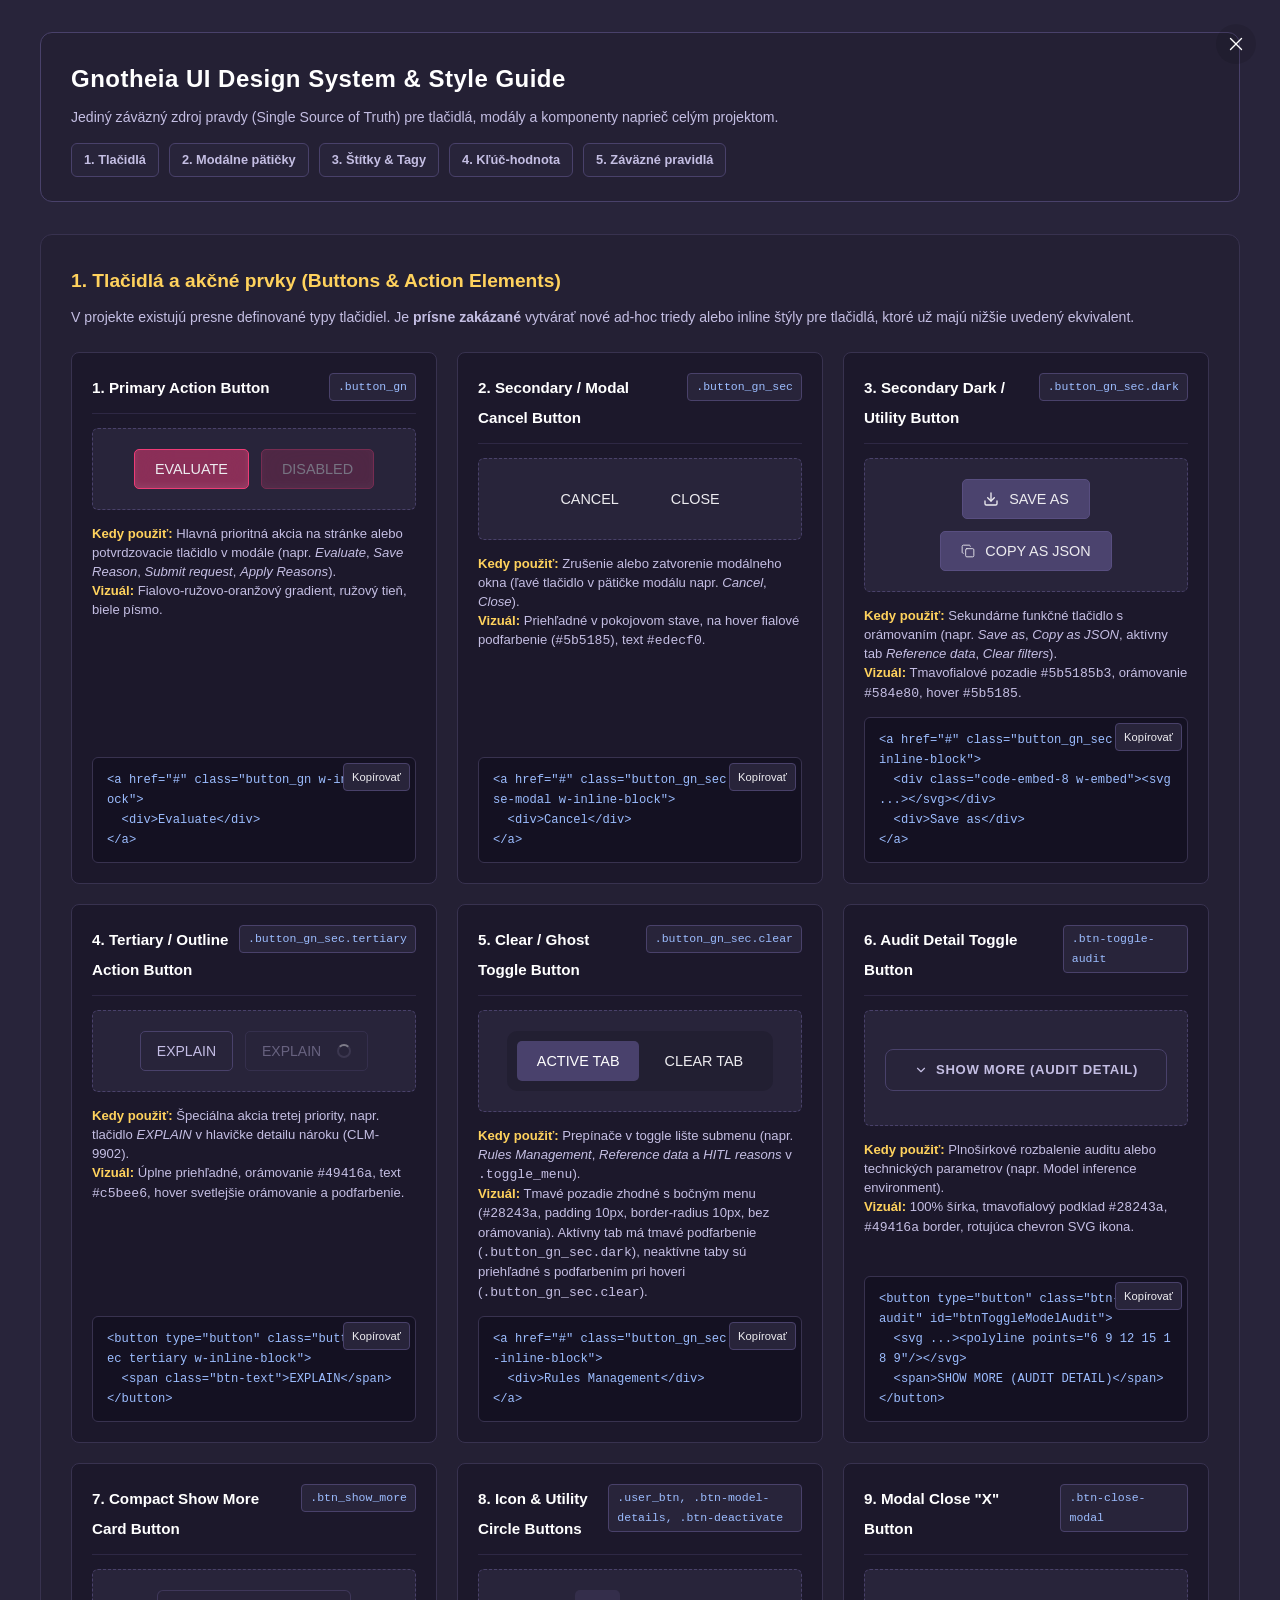
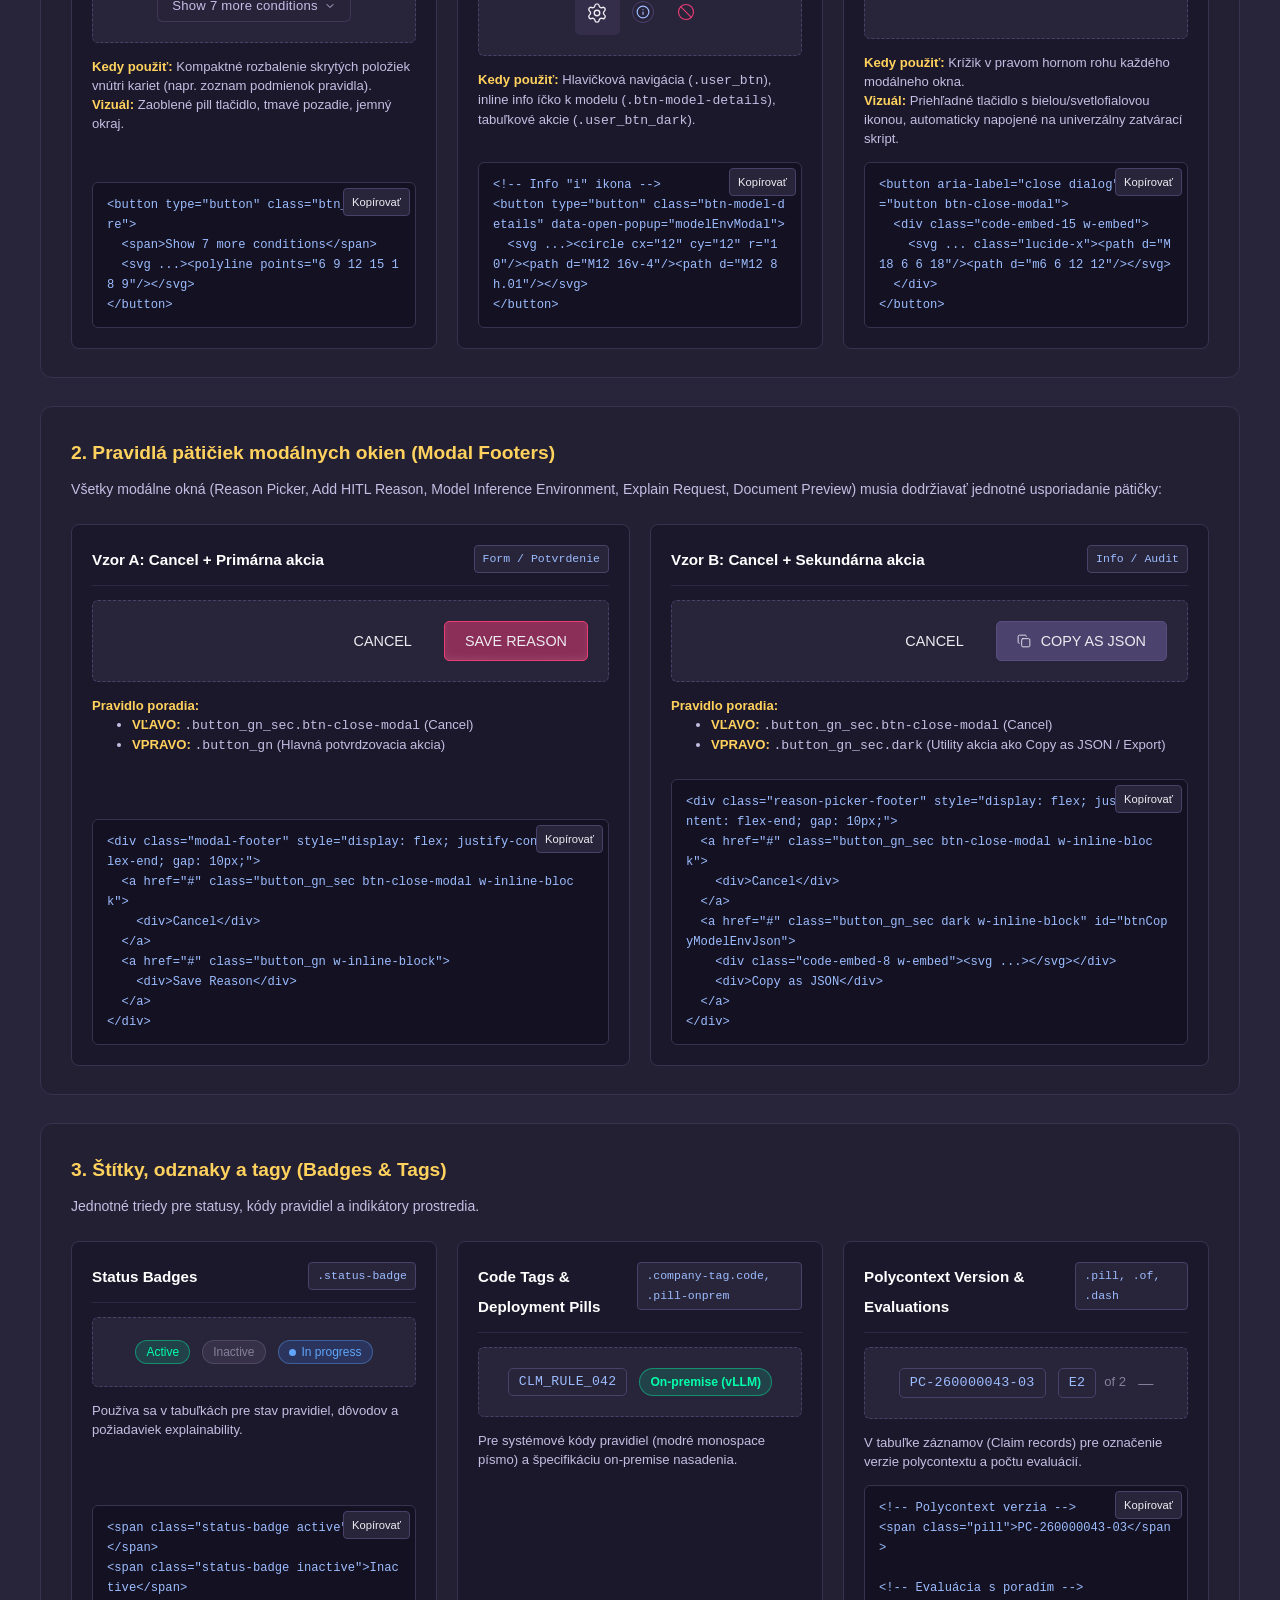
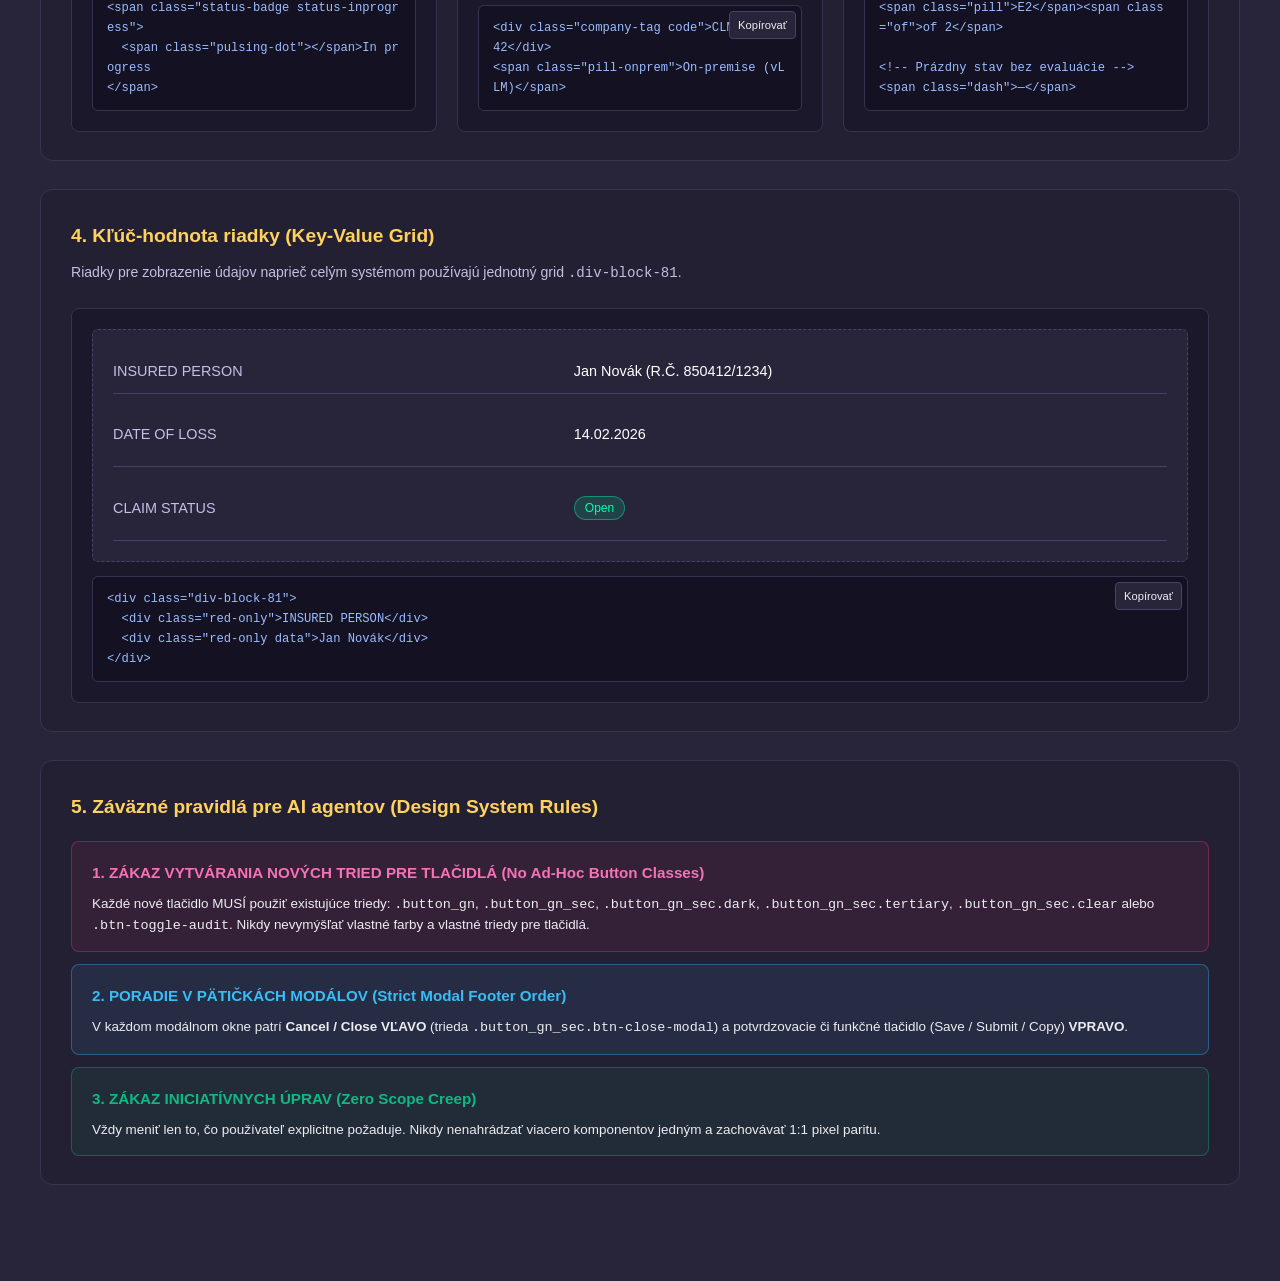
<file: styleguide.html>
<!DOCTYPE html>
<html data-wf-page="styleguide" data-wf-site="69aa2784ca12161ae1c2893b" lang="en">
<head>
  <meta charset="utf-8">
  <title>Gnotheia Design System & Style Guide</title>
  <meta content="width=device-width, initial-scale=1" name="viewport">
  <meta content="Webflow" name="generator">
  <link href="css/normalize.css" rel="stylesheet" type="text/css">
  <link href="css/webflow.css" rel="stylesheet" type="text/css">
  <link href="css/gnotheia.webflow.css" rel="stylesheet" type="text/css">
  <link href="css/responsive.css" rel="stylesheet" type="text/css">
  <link href="images/favicon.ico" rel="shortcut icon" type="image/x-icon">
  <link href="images/webclip.png" rel="apple-touch-icon">
  <style>
    /* Dedicated Style Guide Layout Styles */
    .sg-page {
      background-color: #1c182b;
      color: #edecf0;
      min-height: 100vh;
      padding: 32px 24px 80px;
      font-family: inherit;
    }
    .sg-container {
      max-width: 1200px;
      margin: 0 auto;
    }
    .sg-header {
      padding: 24px 30px;
      background: #242034;
      border: 1px solid #49416a;
      border-radius: 12px;
      margin-bottom: 32px;
      display: flex;
      justify-content: space-between;
      align-items: center;
      flex-wrap: wrap;
      gap: 16px;
    }
    .sg-title {
      font-size: 1.5rem;
      font-weight: 700;
      color: #ffffff;
      margin: 0 0 6px 0;
      letter-spacing: 0.02em;
    }
    .sg-subtitle {
      color: #c4bee3;
      font-size: 0.88rem;
      margin: 0;
    }
    .sg-nav {
      display: flex;
      gap: 10px;
      flex-wrap: wrap;
    }
    .sg-nav-link {
      color: #c4bee3;
      text-decoration: none;
      font-size: 0.8rem;
      font-weight: 600;
      padding: 6px 12px;
      border-radius: 6px;
      background: #28243a;
      border: 1px solid #49416a;
      transition: all 0.2s;
    }
    .sg-nav-link:hover {
      background: #5b5185;
      color: #fff;
    }
    .sg-section {
      background: #242034;
      border: 1px solid #38324f;
      border-radius: 12px;
      padding: 28px 30px;
      margin-bottom: 28px;
    }
    .sg-section-title {
      font-size: 1.2rem;
      font-weight: 700;
      color: #ffd25d;
      margin: 0 0 8px 0;
      display: flex;
      align-items: center;
      gap: 10px;
    }
    .sg-section-desc {
      color: #c4bee3;
      font-size: 0.88rem;
      margin: 0 0 24px 0;
      line-height: 1.5;
    }
    .sg-grid {
      display: grid;
      grid-template-columns: repeat(auto-fit, minmax(340px, 1fr));
      gap: 20px;
    }
    .sg-card {
      background: #1c182b;
      border: 1px solid #38324f;
      border-radius: 8px;
      padding: 20px;
      display: flex;
      flex-direction: column;
      gap: 14px;
    }
    .sg-card-header {
      display: flex;
      justify-content: space-between;
      align-items: flex-start;
      gap: 10px;
      border-bottom: 1px solid rgba(73, 65, 106, 0.4);
      padding-bottom: 10px;
    }
    .sg-card-title {
      font-size: 0.95rem;
      font-weight: 600;
      color: #ffffff;
      margin: 0;
    }
    .sg-card-tag {
      font-family: ui-monospace, SFMono-Regular, Menlo, Monaco, Consolas, monospace;
      font-size: 0.72rem;
      color: #9cbdff;
      background: #28243a;
      padding: 3px 8px;
      border-radius: 4px;
      border: 1px solid #49416a;
    }
    .sg-preview-box {
      background: #28243a;
      border: 1px dashed #49416a;
      border-radius: 6px;
      padding: 20px;
      display: flex;
      align-items: center;
      justify-content: center;
      min-height: 70px;
      gap: 12px;
      flex-wrap: wrap;
    }
    .sg-usage {
      font-size: 0.82rem;
      color: #c4bee3;
      line-height: 1.45;
    }
    .sg-usage strong {
      color: #ffd25d;
    }
    .sg-code-wrap {
      position: relative;
      margin-top: auto;
    }
    .sg-code {
      background: #141122;
      border: 1px solid #38324f;
      border-radius: 6px;
      padding: 12px 14px;
      font-family: ui-monospace, SFMono-Regular, Menlo, Monaco, Consolas, monospace;
      font-size: 0.76rem;
      color: #9cbdff;
      overflow-x: auto;
      white-space: pre-wrap;
      word-break: break-all;
      margin: 0;
    }
    .sg-copy-btn {
      position: absolute;
      top: 6px;
      right: 6px;
      background: #28243a;
      border: 1px solid #49416a;
      color: #edecf0;
      padding: 3px 8px;
      font-size: 0.7rem;
      border-radius: 4px;
      cursor: pointer;
      transition: all 0.2s;
    }
    .sg-copy-btn:hover {
      background: #5b5185;
      color: #fff;
    }
    .sg-rule-box {
      background: rgba(238, 59, 118, 0.08);
      border: 1px solid rgba(238, 59, 118, 0.35);
      border-radius: 8px;
      padding: 16px 20px;
      margin-top: 16px;
    }
    .sg-rule-box h3,
    .sg-rule-box h4 {
      margin: 0 0 6px;
      color: #f472b6;
      font-size: 0.95rem;
    }
    .sg-rule-box p {
      margin: 0;
      font-size: 0.84rem;
      color: #edecf0;
      line-height: 1.45;
    }
  </style>
</head>
<body class="body sg-page">
  <div class="sg-container">

    <!-- Header -->
    <header class="sg-header">
      <div>
        <h1 class="sg-title">Gnotheia UI Design System & Style Guide</h1>
        <p class="sg-subtitle">Jediný záväzný zdroj pravdy (Single Source of Truth) pre tlačidlá, modály a komponenty naprieč celým projektom.</p>
      </div>
      <nav class="sg-nav">
        <a href="#buttons" class="sg-nav-link">1. Tlačidlá</a>
        <a href="#modals" class="sg-nav-link">2. Modálne pätičky</a>
        <a href="#badges" class="sg-nav-link">3. Štítky & Tagy</a>
        <a href="#keyvalues" class="sg-nav-link">4. Kľúč-hodnota</a>
        <a href="#rules" class="sg-nav-link">5. Záväzné pravidlá</a>
      </nav>
    </header>

    <!-- 1. TLAČIDLÁ (BUTTONS) -->
    <section id="buttons" class="sg-section">
      <h2 class="sg-section-title">1. Tlačidlá a akčné prvky (Buttons & Action Elements)</h2>
      <p class="sg-section-desc">
        V projekte existujú presne definované typy tlačidiel. Je <strong>prísne zakázané</strong> vytvárať nové ad-hoc triedy alebo inline štýly pre tlačidlá, ktoré už majú nižšie uvedený ekvivalent.
      </p>

      <div class="sg-grid">

        <!-- Type 1: Primary Action Button -->
        <div class="sg-card">
          <div class="sg-card-header">
            <h3 class="sg-card-title">1. Primary Action Button</h3>
            <span class="sg-card-tag">.button_gn</span>
          </div>
          <div class="sg-preview-box">
            <a href="#" class="button_gn w-inline-block" onclick="return false;">
              <div>Evaluate</div>
            </a>
            <a href="#" class="button_gn disabled w-inline-block" onclick="return false;">
              <div>Disabled</div>
            </a>
          </div>
          <div class="sg-usage">
            <strong>Kedy použiť:</strong> Hlavná prioritná akcia na stránke alebo potvrdzovacie tlačidlo v modále (napr. <em>Evaluate</em>, <em>Save Reason</em>, <em>Submit request</em>, <em>Apply Reasons</em>).<br>
            <strong>Vizuál:</strong> Fialovo-ružovo-oranžový gradient, ružový tieň, biele písmo.
          </div>
          <div class="sg-code-wrap">
            <button class="sg-copy-btn" onclick="copySnippet(this)">Kopírovať</button>
            <pre class="sg-code">&lt;a href="#" class="button_gn w-inline-block"&gt;
  &lt;div&gt;Evaluate&lt;/div&gt;
&lt;/a&gt;</pre>
          </div>
        </div>

        <!-- Type 2: Secondary Modal & Cancel Button -->
        <div class="sg-card">
          <div class="sg-card-header">
            <h3 class="sg-card-title">2. Secondary / Modal Cancel Button</h3>
            <span class="sg-card-tag">.button_gn_sec</span>
          </div>
          <div class="sg-preview-box">
            <a href="#" class="button_gn_sec w-inline-block" onclick="return false;">
              <div>Cancel</div>
            </a>
            <a href="#" class="button_gn_sec btn-close-modal w-inline-block" onclick="return false;">
              <div>Close</div>
            </a>
          </div>
          <div class="sg-usage">
            <strong>Kedy použiť:</strong> Zrušenie alebo zatvorenie modálneho okna (ľavé tlačidlo v pätičke modálu napr. <em>Cancel</em>, <em>Close</em>).<br>
            <strong>Vizuál:</strong> Priehľadné v pokojovom stave, na hover fialové podfarbenie (<code>#5b5185</code>), text <code>#edecf0</code>.
          </div>
          <div class="sg-code-wrap">
            <button class="sg-copy-btn" onclick="copySnippet(this)">Kopírovať</button>
            <pre class="sg-code">&lt;a href="#" class="button_gn_sec btn-close-modal w-inline-block"&gt;
  &lt;div&gt;Cancel&lt;/div&gt;
&lt;/a&gt;</pre>
          </div>
        </div>

        <!-- Type 3: Secondary Dark Button -->
        <div class="sg-card">
          <div class="sg-card-header">
            <h3 class="sg-card-title">3. Secondary Dark / Utility Button</h3>
            <span class="sg-card-tag">.button_gn_sec.dark</span>
          </div>
          <div class="sg-preview-box">
            <a href="#" class="button_gn_sec dark w-inline-block" onclick="return false;">
              <div class="code-embed-8 w-embed"><svg xmlns="http://www.w3.org/2000/svg" width="16" height="16" viewBox="0 0 24 24" fill="none" stroke="currentColor" stroke-width="2" stroke-linecap="round" stroke-linejoin="round" class="lucide lucide-download"><path d="M21 15v4a2 2 0 0 1-2 2H5a2 2 0 0 1-2-2v-4"></path><polyline points="7 10 12 15 17 10"></polyline><line x1="12" y1="15" x2="12" y2="3"></line></svg></div>
              <div>Save as</div>
            </a>
            <a href="#" class="button_gn_sec dark w-inline-block" onclick="return false;">
              <div class="code-embed-8 w-embed"><svg xmlns="http://www.w3.org/2000/svg" width="14" height="14" viewBox="0 0 24 24" fill="none" stroke="currentColor" stroke-width="1.5" stroke-linecap="round" stroke-linejoin="round" class="lucide lucide-copy"><rect width="14" height="14" x="8" y="8" rx="2" ry="2"></rect><path d="M4 16c-1.1 0-2-.9-2-2V4c0-1.1.9-2 2-2h10c1.1 0 2 .9 2 2"></path></svg></div>
              <div>Copy as JSON</div>
            </a>
          </div>
          <div class="sg-usage">
            <strong>Kedy použiť:</strong> Sekundárne funkčné tlačidlo s orámovaním (napr. <em>Save as</em>, <em>Copy as JSON</em>, aktívny tab <em>Reference data</em>, <em>Clear filters</em>).<br>
            <strong>Vizuál:</strong> Tmavofialové pozadie <code>#5b5185b3</code>, orámovanie <code>#584e80</code>, hover <code>#5b5185</code>.
          </div>
          <div class="sg-code-wrap">
            <button class="sg-copy-btn" onclick="copySnippet(this)">Kopírovať</button>
            <pre class="sg-code">&lt;a href="#" class="button_gn_sec dark w-inline-block"&gt;
  &lt;div class="code-embed-8 w-embed"&gt;&lt;svg ...&gt;&lt;/svg&gt;&lt;/div&gt;
  &lt;div&gt;Save as&lt;/div&gt;
&lt;/a&gt;</pre>
          </div>
        </div>

        <!-- Type 4: Tertiary Outline Button -->
        <div class="sg-card">
          <div class="sg-card-header">
            <h3 class="sg-card-title">4. Tertiary / Outline Action Button</h3>
            <span class="sg-card-tag">.button_gn_sec.tertiary</span>
          </div>
          <div class="sg-preview-box">
            <button type="button" class="button_gn_sec tertiary w-inline-block">
              <span class="btn-text">EXPLAIN</span>
            </button>
            <button type="button" class="button_gn_sec tertiary disabled w-inline-block" disabled>
              <span class="btn-text">EXPLAIN</span>
              <span class="btn-spinner"></span>
            </button>
          </div>
          <div class="sg-usage">
            <strong>Kedy použiť:</strong> Špeciálna akcia tretej priority, napr. tlačidlo <em>EXPLAIN</em> v hlavičke detailu nároku (CLM-9902).<br>
            <strong>Vizuál:</strong> Úplne priehľadné, orámovanie <code>#49416a</code>, text <code>#c5bee6</code>, hover svetlejšie orámovanie a podfarbenie.
          </div>
          <div class="sg-code-wrap">
            <button class="sg-copy-btn" onclick="copySnippet(this)">Kopírovať</button>
            <pre class="sg-code">&lt;button type="button" class="button_gn_sec tertiary w-inline-block"&gt;
  &lt;span class="btn-text"&gt;EXPLAIN&lt;/span&gt;
&lt;/button&gt;</pre>
          </div>
        </div>

        <!-- Type 5: Clear / Ghost Button -->
        <div class="sg-card">
          <div class="sg-card-header">
            <h3 class="sg-card-title">5. Clear / Ghost Toggle Button</h3>
            <span class="sg-card-tag">.button_gn_sec.clear</span>
          </div>
          <div class="sg-preview-box">
            <div class="toggle_menu" style="margin: 0;">
              <a href="#" class="button_gn_sec dark w-inline-block w--current" onclick="return false;"><div>Active Tab</div></a>
              <a href="#" class="button_gn_sec clear w-inline-block" onclick="return false;"><div>Clear Tab</div></a>
            </div>
          </div>
          <div class="sg-usage">
            <strong>Kedy použiť:</strong> Prepínače v toggle lište submenu (napr. <em>Rules Management</em>, <em>Reference data</em> a <em>HITL reasons</em> v <code>.toggle_menu</code>).<br>
            <strong>Vizuál:</strong> Tmavé pozadie zhodné s bočným menu (<code>#28243a</code>, padding 10px, border-radius 10px, bez orámovania). Aktívny tab má tmavé podfarbenie (<code>.button_gn_sec.dark</code>), neaktívne taby sú priehľadné s podfarbením pri hoveri (<code>.button_gn_sec.clear</code>).
          </div>
          <div class="sg-code-wrap">
            <button class="sg-copy-btn" onclick="copySnippet(this)">Kopírovať</button>
            <pre class="sg-code">&lt;a href="#" class="button_gn_sec clear w-inline-block"&gt;
  &lt;div&gt;Rules Management&lt;/div&gt;
&lt;/a&gt;</pre>
          </div>
        </div>

        <!-- Type 6: Full-Width Audit Toggle Button -->
        <div class="sg-card">
          <div class="sg-card-header">
            <h3 class="sg-card-title">6. Audit Detail Toggle Button</h3>
            <span class="sg-card-tag">.btn-toggle-audit</span>
          </div>
          <div class="sg-preview-box" style="flex-direction: column; width: 100%;">
            <button type="button" class="btn-toggle-audit" style="width: 100%;">
              <svg xmlns="http://www.w3.org/2000/svg" width="14" height="14" viewBox="0 0 24 24" fill="none" stroke="currentColor" stroke-width="2" stroke-linecap="round" stroke-linejoin="round" class="lucide lucide-chevron-down"><polyline points="6 9 12 15 18 9"></polyline></svg>
              <span>SHOW MORE (AUDIT DETAIL)</span>
            </button>
          </div>
          <div class="sg-usage">
            <strong>Kedy použiť:</strong> Plnošírkové rozbalenie auditu alebo technických parametrov (napr. Model inference environment).<br>
            <strong>Vizuál:</strong> 100% šírka, tmavofialový podklad <code>#28243a</code>, <code>#49416a</code> border, rotujúca chevron SVG ikona.
          </div>
          <div class="sg-code-wrap">
            <button class="sg-copy-btn" onclick="copySnippet(this)">Kopírovať</button>
            <pre class="sg-code">&lt;button type="button" class="btn-toggle-audit" id="btnToggleModelAudit"&gt;
  &lt;svg ...&gt;&lt;polyline points="6 9 12 15 18 9"/&gt;&lt;/svg&gt;
  &lt;span&gt;SHOW MORE (AUDIT DETAIL)&lt;/span&gt;
&lt;/button&gt;</pre>
          </div>
        </div>

        <!-- Type 7: Compact Show More Button -->
        <div class="sg-card">
          <div class="sg-card-header">
            <h3 class="sg-card-title">7. Compact Show More Card Button</h3>
            <span class="sg-card-tag">.btn_show_more</span>
          </div>
          <div class="sg-preview-box">
            <button type="button" class="btn_show_more">
              <span>Show 7 more conditions</span>
              <svg xmlns="http://www.w3.org/2000/svg" width="12" height="12" viewBox="0 0 24 24" fill="none" stroke="currentColor" stroke-width="2" stroke-linecap="round" stroke-linejoin="round"><polyline points="6 9 12 15 18 9"></polyline></svg>
            </button>
          </div>
          <div class="sg-usage">
            <strong>Kedy použiť:</strong> Kompaktné rozbalenie skrytých položiek vnútri kariet (napr. zoznam podmienok pravidla).<br>
            <strong>Vizuál:</strong> Zaoblené pill tlačidlo, tmavé pozadie, jemný okraj.
          </div>
          <div class="sg-code-wrap">
            <button class="sg-copy-btn" onclick="copySnippet(this)">Kopírovať</button>
            <pre class="sg-code">&lt;button type="button" class="btn_show_more"&gt;
  &lt;span&gt;Show 7 more conditions&lt;/span&gt;
  &lt;svg ...&gt;&lt;polyline points="6 9 12 15 18 9"/&gt;&lt;/svg&gt;
&lt;/button&gt;</pre>
          </div>
        </div>

        <!-- Type 8: Icon & Circle Utility Buttons -->
        <div class="sg-card">
          <div class="sg-card-header">
            <h3 class="sg-card-title">8. Icon & Utility Circle Buttons</h3>
            <span class="sg-card-tag">.user_btn, .btn-model-details, .btn-deactivate</span>
          </div>
          <div class="sg-preview-box">
            <!-- Nav / Settings user button -->
            <a href="#" class="user_btn w-inline-block" title="Settings" onclick="return false;">
              <div class="code-embed-8 w-embed"><svg xmlns="http://www.w3.org/2000/svg" width="22" height="22" viewBox="0 0 24 24" fill="none" stroke="currentColor" stroke-width="1.5" stroke-linecap="round" stroke-linejoin="round"><path d="M9.671 4.136a2.34 2.34 0 0 1 4.659 0 2.34 2.34 0 0 0 3.319 1.915 2.34 2.34 0 0 1 2.33 4.033 2.34 2.34 0 0 0 0 3.831 2.34 2.34 0 0 1-2.33 4.033 2.34 2.34 0 0 0-3.319 1.915 2.34 2.34 0 0 1-4.659 0 2.34 2.34 0 0 0-3.32-1.915 2.34 2.34 0 0 1-2.33-4.033 2.34 2.34 0 0 0 0-3.831A2.34 2.34 0 0 1 6.35 6.051a2.34 2.34 0 0 0 3.319-1.915"></path><circle cx="12" cy="12" r="3"></circle></svg></div>
            </a>
            <!-- Model info "i" button -->
            <button type="button" class="btn-model-details" title="Model details" onclick="return false;">
              <svg xmlns="http://www.w3.org/2000/svg" width="14" height="14" viewBox="0 0 24 24" fill="none" stroke="currentColor" stroke-width="2" stroke-linecap="round" stroke-linejoin="round"><circle cx="12" cy="12" r="10"></circle><path d="M12 16v-4"></path><path d="M12 8h.01"></path></svg>
            </button>
            <!-- Table Deactivate button -->
            <a href="#" class="user_btn_dark w-inline-block btn-deactivate" title="Deactivate" onclick="return false;">
              <div class="code-embed-8 w-embed" style="color: #ee3b76;"><svg xmlns="http://www.w3.org/2000/svg" width="18" height="18" viewBox="0 0 24 24" fill="none" stroke="currentColor" stroke-width="1.5" stroke-linecap="round" stroke-linejoin="round"><circle cx="12" cy="12" r="10"></circle><path d="m4.9 4.9 14.2 14.2"></path></svg></div>
            </a>
          </div>
          <div class="sg-usage">
            <strong>Kedy použiť:</strong> Hlavičková navigácia (<code>.user_btn</code>), inline info íčko k modelu (<code>.btn-model-details</code>), tabuľkové akcie (<code>.user_btn_dark</code>).
          </div>
          <div class="sg-code-wrap">
            <button class="sg-copy-btn" onclick="copySnippet(this)">Kopírovať</button>
            <pre class="sg-code">&lt;!-- Info "i" ikona --&gt;
&lt;button type="button" class="btn-model-details" data-open-popup="modelEnvModal"&gt;
  &lt;svg ...&gt;&lt;circle cx="12" cy="12" r="10"/&gt;&lt;path d="M12 16v-4"/&gt;&lt;path d="M12 8h.01"/&gt;&lt;/svg&gt;
&lt;/button&gt;</pre>
          </div>
        </div>

        <!-- Type 9: Header Close "X" Button -->
        <div class="sg-card">
          <div class="sg-card-header">
            <h3 class="sg-card-title">9. Modal Close "X" Button</h3>
            <span class="sg-card-tag">.btn-close-modal</span>
          </div>
          <div class="sg-preview-box">
            <button aria-label="close dialog" class="button btn-close-modal" onclick="return false;">
              <div class="code-embed-15 w-embed"><svg xmlns="http://www.w3.org/2000/svg" width="22" height="22" viewBox="0 0 24 24" fill="none" stroke="currentColor" stroke-width="1.5" stroke-linecap="round" stroke-linejoin="round" class="lucide lucide-x"><path d="M18 6 6 18"></path><path d="m6 6 12 12"></path></svg></div>
            </button>
          </div>
          <div class="sg-usage">
            <strong>Kedy použiť:</strong> Krížik v pravom hornom rohu každého modálneho okna.<br>
            <strong>Vizuál:</strong> Priehľadné tlačidlo s bielou/svetlofialovou ikonou, automaticky napojené na univerzálny zatvárací skript.
          </div>
          <div class="sg-code-wrap">
            <button class="sg-copy-btn" onclick="copySnippet(this)">Kopírovať</button>
            <pre class="sg-code">&lt;button aria-label="close dialog" class="button btn-close-modal"&gt;
  &lt;div class="code-embed-15 w-embed"&gt;
    &lt;svg ... class="lucide-x"&gt;&lt;path d="M18 6 6 18"/&gt;&lt;path d="m6 6 12 12"/&gt;&lt;/svg&gt;
  &lt;/div&gt;
&lt;/button&gt;</pre>
          </div>
        </div>

      </div>
    </section>

    <!-- 2. PRAVIDLÁ MODÁLNYCH PÄTIČIEK (MODAL FOOTERS) -->
    <section id="modals" class="sg-section">
      <h2 class="sg-section-title">2. Pravidlá pätičiek modálnych okien (Modal Footers)</h2>
      <p class="sg-section-desc">
        Všetky modálne okná (Reason Picker, Add HITL Reason, Model Inference Environment, Explain Request, Document Preview) musia dodržiavať jednotné usporiadanie pätičky:
      </p>

      <div class="sg-grid">
        <!-- Footer Pattern A: Cancel + Primary Submit -->
        <div class="sg-card">
          <div class="sg-card-header">
            <h3 class="sg-card-title">Vzor A: Cancel + Primárna akcia</h3>
            <span class="sg-card-tag">Form / Potvrdenie</span>
          </div>
          <div class="sg-preview-box" style="justify-content: flex-end; width: 100%;">
            <a href="#" class="button_gn_sec btn-close-modal w-inline-block" onclick="return false;">
              <div>Cancel</div>
            </a>
            <a href="#" class="button_gn w-inline-block" onclick="return false;">
              <div>Save Reason</div>
            </a>
          </div>
          <div class="sg-usage">
            <strong>Pravidlo poradia:</strong>
            <ul>
              <li><strong>VĽAVO:</strong> <code>.button_gn_sec.btn-close-modal</code> (Cancel)</li>
              <li><strong>VPRAVO:</strong> <code>.button_gn</code> (Hlavná potvrdzovacia akcia)</li>
            </ul>
          </div>
          <div class="sg-code-wrap">
            <button class="sg-copy-btn" onclick="copySnippet(this)">Kopírovať</button>
            <pre class="sg-code">&lt;div class="modal-footer" style="display: flex; justify-content: flex-end; gap: 10px;"&gt;
  &lt;a href="#" class="button_gn_sec btn-close-modal w-inline-block"&gt;
    &lt;div&gt;Cancel&lt;/div&gt;
  &lt;/a&gt;
  &lt;a href="#" class="button_gn w-inline-block"&gt;
    &lt;div&gt;Save Reason&lt;/div&gt;
  &lt;/a&gt;
&lt;/div&gt;</pre>
          </div>
        </div>

        <!-- Footer Pattern B: Cancel + Utility Action -->
        <div class="sg-card">
          <div class="sg-card-header">
            <h3 class="sg-card-title">Vzor B: Cancel + Sekundárna akcia</h3>
            <span class="sg-card-tag">Info / Audit</span>
          </div>
          <div class="sg-preview-box" style="justify-content: flex-end; width: 100%;">
            <a href="#" class="button_gn_sec btn-close-modal w-inline-block" onclick="return false;">
              <div>Cancel</div>
            </a>
            <a href="#" class="button_gn_sec dark w-inline-block" onclick="return false;">
              <div class="code-embed-8 w-embed"><svg xmlns="http://www.w3.org/2000/svg" width="14" height="14" viewBox="0 0 24 24" fill="none" stroke="currentColor" stroke-width="1.5" stroke-linecap="round" stroke-linejoin="round"><rect width="14" height="14" x="8" y="8" rx="2" ry="2"></rect><path d="M4 16c-1.1 0-2-.9-2-2V4c0-1.1.9-2 2-2h10c1.1 0 2 .9 2 2"></path></svg></div>
              <div>Copy as JSON</div>
            </a>
          </div>
          <div class="sg-usage">
            <strong>Pravidlo poradia:</strong>
            <ul>
              <li><strong>VĽAVO:</strong> <code>.button_gn_sec.btn-close-modal</code> (Cancel)</li>
              <li><strong>VPRAVO:</strong> <code>.button_gn_sec.dark</code> (Utility akcia ako Copy as JSON / Export)</li>
            </ul>
          </div>
          <div class="sg-code-wrap">
            <button class="sg-copy-btn" onclick="copySnippet(this)">Kopírovať</button>
            <pre class="sg-code">&lt;div class="reason-picker-footer" style="display: flex; justify-content: flex-end; gap: 10px;"&gt;
  &lt;a href="#" class="button_gn_sec btn-close-modal w-inline-block"&gt;
    &lt;div&gt;Cancel&lt;/div&gt;
  &lt;/a&gt;
  &lt;a href="#" class="button_gn_sec dark w-inline-block" id="btnCopyModelEnvJson"&gt;
    &lt;div class="code-embed-8 w-embed"&gt;&lt;svg ...&gt;&lt;/svg&gt;&lt;/div&gt;
    &lt;div&gt;Copy as JSON&lt;/div&gt;
  &lt;/a&gt;
&lt;/div&gt;</pre>
          </div>
        </div>
      </div>
    </section>

    <!-- 3. ŠTÍTKY, ODZNAKY A TAGY -->
    <section id="badges" class="sg-section">
      <h2 class="sg-section-title">3. Štítky, odznaky a tagy (Badges & Tags)</h2>
      <p class="sg-section-desc">
        Jednotné triedy pre statusy, kódy pravidiel a indikátory prostredia.
      </p>

      <div class="sg-grid">
        <!-- Status Badges -->
        <div class="sg-card">
          <div class="sg-card-header">
            <h3 class="sg-card-title">Status Badges</h3>
            <span class="sg-card-tag">.status-badge</span>
          </div>
          <div class="sg-preview-box">
            <span class="status-badge active">Active</span>
            <span class="status-badge inactive">Inactive</span>
            <span class="status-badge status-inprogress"><span class="pulsing-dot"></span>In progress</span>
          </div>
          <div class="sg-usage">
            Používa sa v tabuľkách pre stav pravidiel, dôvodov a požiadaviek explainability.
          </div>
          <div class="sg-code-wrap">
            <button class="sg-copy-btn" onclick="copySnippet(this)">Kopírovať</button>
            <pre class="sg-code">&lt;span class="status-badge active"&gt;Active&lt;/span&gt;
&lt;span class="status-badge inactive"&gt;Inactive&lt;/span&gt;
&lt;span class="status-badge status-inprogress"&gt;
  &lt;span class="pulsing-dot"&gt;&lt;/span&gt;In progress
&lt;/span&gt;</pre>
          </div>
        </div>

        <!-- Code Pills & Tags -->
        <div class="sg-card">
          <div class="sg-card-header">
            <h3 class="sg-card-title">Code Tags & Deployment Pills</h3>
            <span class="sg-card-tag">.company-tag.code, .pill-onprem</span>
          </div>
          <div class="sg-preview-box">
            <div class="company-tag code">CLM_RULE_042</div>
            <span class="pill-onprem">On-premise (vLLM)</span>
          </div>
          <div class="sg-usage">
            Pre systémové kódy pravidiel (modré monospace písmo) a špecifikáciu on-premise nasadenia.
          </div>
          <div class="sg-code-wrap">
            <button class="sg-copy-btn" onclick="copySnippet(this)">Kopírovať</button>
            <pre class="sg-code">&lt;div class="company-tag code"&gt;CLM_RULE_042&lt;/div&gt;
&lt;span class="pill-onprem"&gt;On-premise (vLLM)&lt;/span&gt;</pre>
          </div>
        </div>

        <!-- Polycontext Version & Evaluation Pills -->
        <div class="sg-card">
          <div class="sg-card-header">
            <h3 class="sg-card-title">Polycontext Version & Evaluations</h3>
            <span class="sg-card-tag">.pill, .of, .dash</span>
          </div>
          <div class="sg-preview-box">
            <span class="pill">PC-260000043-03</span>
            <div><span class="pill">E2</span><span class="of">of 2</span></div>
            <span class="dash">—</span>
          </div>
          <div class="sg-usage">
            V tabuľke záznamov (Claim records) pre označenie verzie polycontextu a počtu evaluácií.
          </div>
          <div class="sg-code-wrap">
            <button class="sg-copy-btn" onclick="copySnippet(this)">Kopírovať</button>
            <pre class="sg-code">&lt;!-- Polycontext verzia --&gt;
&lt;span class="pill"&gt;PC-260000043-03&lt;/span&gt;

&lt;!-- Evaluácia s poradím --&gt;
&lt;span class="pill"&gt;E2&lt;/span&gt;&lt;span class="of"&gt;of 2&lt;/span&gt;

&lt;!-- Prázdny stav bez evaluácie --&gt;
&lt;span class="dash"&gt;—&lt;/span&gt;</pre>
          </div>
        </div>
      </div>
    </section>

    <!-- 4. KĽÚČ-HODNOTA RIADKY -->
    <section id="keyvalues" class="sg-section">
      <h2 class="sg-section-title">4. Kľúč-hodnota riadky (Key-Value Grid)</h2>
      <p class="sg-section-desc">
        Riadky pre zobrazenie údajov naprieč celým systémom používajú jednotný grid <code>.div-block-81</code>.
      </p>

      <div class="sg-card" style="width: 100%;">
        <div class="sg-preview-box" style="flex-direction: column; align-items: stretch; gap: 8px;">
          <div class="div-block-81">
            <div class="red-only">INSURED PERSON</div>
            <div class="red-only data">Jan Novák (r.č. 850412/1234)</div>
          </div>
          <div class="div-block-81">
            <div class="red-only">DATE OF LOSS</div>
            <div class="red-only data">14.02.2026</div>
          </div>
          <div class="div-block-81">
            <div class="red-only">CLAIM STATUS</div>
            <div class="red-only data"><span class="status-badge active">Open</span></div>
          </div>
        </div>
        <div class="sg-code-wrap">
          <button class="sg-copy-btn" onclick="copySnippet(this)">Kopírovať</button>
          <pre class="sg-code">&lt;div class="div-block-81"&gt;
  &lt;div class="red-only"&gt;INSURED PERSON&lt;/div&gt;
  &lt;div class="red-only data"&gt;Jan Novák&lt;/div&gt;
&lt;/div&gt;</pre>
        </div>
      </div>
    </section>

    <!-- 5. ZÁVÄZNÉ PRAVIDLÁ PRE AGENTOV -->
    <section id="rules" class="sg-section">
      <h2 class="sg-section-title">5. Záväzné pravidlá pre AI agentov (Design System Rules)</h2>
      
      <div class="sg-rule-box">
        <h3>1. ZÁKAZ VYTVÁRANIA NOVÝCH TRIED PRE TLAČIDLÁ (No Ad-Hoc Button Classes)</h3>
        <p>Každé nové tlačidlo MUSÍ použiť existujúce triedy: <code>.button_gn</code>, <code>.button_gn_sec</code>, <code>.button_gn_sec.dark</code>, <code>.button_gn_sec.tertiary</code>, <code>.button_gn_sec.clear</code> alebo <code>.btn-toggle-audit</code>. Nikdy nevymýšľať vlastné farby a vlastné triedy pre tlačidlá.</p>
      </div>

      <div class="sg-rule-box" style="margin-top: 12px; background: rgba(56, 189, 248, 0.08); border-color: rgba(56, 189, 248, 0.35);">
        <h3 style="color: #38bdf8;">2. PORADIE V PÄTIČKÁCH MODÁLOV (Strict Modal Footer Order)</h3>
        <p>V každom modálnom okne patrí <strong>Cancel / Close VĽAVO</strong> (trieda <code>.button_gn_sec.btn-close-modal</code>) a potvrdzovacie či funkčné tlačidlo (Save / Submit / Copy) <strong>VPRAVO</strong>.</p>
      </div>

      <div class="sg-rule-box" style="margin-top: 12px; background: rgba(16, 185, 129, 0.08); border-color: rgba(16, 185, 129, 0.35);">
        <h3 style="color: #10b981;">3. ZÁKAZ INICIATÍVNYCH ÚPRAV (Zero Scope Creep)</h3>
        <p>Vždy meniť len to, čo používateľ explicitne požaduje. Nikdy nenahrádzať viacero komponentov jedným a zachovávať 1:1 pixel paritu.</p>
      </div>
    </section>

  </div>

  <script>
    function copySnippet(btn) {
      const codeBlock = btn.parentElement.querySelector('.sg-code');
      if (!codeBlock) return;
      navigator.clipboard.writeText(codeBlock.textContent.trim()).then(() => {
        const origText = btn.textContent;
        btn.textContent = 'Skopírované!';
        btn.style.background = '#10b981';
        btn.style.borderColor = '#10b981';
        setTimeout(() => {
          btn.textContent = origText;
          btn.style.background = '';
          btn.style.borderColor = '';
        }, 1500);
      });
    }
  </script>
</body>
</html>
</file>
<file: css/webflow.css>
@font-face {
  font-family: 'webflow-icons';
  src: url("[data-uri]") format('truetype');
  font-weight: normal;
  font-style: normal;
}
[class^="w-icon-"],
[class*=" w-icon-"] {
  /* use !important to prevent issues with browser extensions that change fonts */
  font-family: 'webflow-icons' !important;
  speak: none;
  font-style: normal;
  font-weight: normal;
  font-variant: normal;
  text-transform: none;
  line-height: 1;
  /* Better Font Rendering =========== */
  -webkit-font-smoothing: antialiased;
  -moz-osx-font-smoothing: grayscale;
}
.w-icon-slider-right:before {
  content: "\e600";
}
.w-icon-slider-left:before {
  content: "\e601";
}
.w-icon-nav-menu:before {
  content: "\e602";
}
.w-icon-arrow-down:before,
.w-icon-dropdown-toggle:before {
  content: "\e603";
}
.w-icon-file-upload-remove:before {
  content: "\e900";
}
.w-icon-file-upload-icon:before {
  content: "\e903";
}
* {
  -webkit-box-sizing: border-box;
  -moz-box-sizing: border-box;
  box-sizing: border-box;
}
html {
  height: 100%;
}
body {
  margin: 0;
  min-height: 100%;
  background-color: #fff;
  font-family: Arial, sans-serif;
  font-size: 14px;
  line-height: 20px;
  color: #333;
}
img {
  max-width: 100%;
  vertical-align: middle;
  display: inline-block;
}
html.w-mod-touch * {
  background-attachment: scroll !important;
}
.w-block {
  display: block;
}
.w-inline-block {
  max-width: 100%;
  display: inline-block;
}
.w-clearfix:before,
.w-clearfix:after {
  content: " ";
  display: table;
  grid-column-start: 1;
  grid-row-start: 1;
  grid-column-end: 2;
  grid-row-end: 2;
}
.w-clearfix:after {
  clear: both;
}
.w-hidden {
  display: none;
}
.w-button {
  display: inline-block;
  padding: 9px 15px;
  background-color: #3898EC;
  color: white;
  border: 0;
  line-height: inherit;
  text-decoration: none;
  cursor: pointer;
  border-radius: 0;
}
input.w-button {
  -webkit-appearance: button;
}
:where(button.w-popover-trigger) {
  background-color: transparent;
  border: 0;
  color: inherit;
  cursor: pointer;
  font: inherit;
  line-height: inherit;
  margin: 0;
  padding: 0;
  text-align: inherit;
  text-decoration: inherit;
}
.w-popover {
  position-anchor: none;
}
.w-popover[popover]:not(:popover-open) {
  display: none;
}
html[data-w-dynpage] [data-w-cloak] {
  color: transparent !important;
}
.w-code-block {
  margin: unset;
}
pre.w-code-block code {
  all: inherit;
}
pre.w-code-block code > span {
  display: block !important;
}
.w-optimization {
  display: contents;
}
.w-webflow-badge,
.w-webflow-badge > img {
  box-sizing: unset;
  width: unset;
  height: unset;
  max-height: unset;
  max-width: unset;
  min-height: unset;
  min-width: unset;
  margin: unset;
  padding: unset;
  float: unset;
  clear: unset;
  border: unset;
  border-radius: unset;
  background: unset;
  background-image: unset;
  background-position: unset;
  background-size: unset;
  background-repeat: unset;
  background-origin: unset;
  background-clip: unset;
  background-attachment: unset;
  background-color: unset;
  box-shadow: unset;
  transform: unset;
  transition: unset;
  direction: unset;
  font-family: unset;
  font-weight: unset;
  color: unset;
  font-size: unset;
  line-height: unset;
  font-style: unset;
  font-variant: unset;
  text-align: unset;
  letter-spacing: unset;
  text-decoration: unset;
  text-indent: unset;
  text-transform: unset;
  list-style-type: unset;
  text-shadow: unset;
  vertical-align: unset;
  cursor: unset;
  white-space: unset;
  word-break: unset;
  word-spacing: unset;
  word-wrap: unset;
}
.w-webflow-badge {
  position: fixed !important;
  display: inline-block !important;
  visibility: visible !important;
  opacity: 1 !important;
  z-index: 2147483647 !important;
  top: auto !important;
  right: 12px !important;
  bottom: 12px !important;
  left: auto !important;
  color: #aaadb0 !important;
  background-color: #fff !important;
  border-radius: 3px !important;
  padding: 6px !important;
  font-size: 12px !important;
  line-height: 14px !important;
  text-decoration: none !important;
  transform: none !important;
  margin: 0 !important;
  width: auto !important;
  height: auto !important;
  overflow: unset !important;
  white-space: nowrap;
  box-shadow: 0 0 0 1px rgba(0, 0, 0, 0.1), 0px 1px 3px rgba(0, 0, 0, 0.1);
  cursor: pointer;
}
.w-webflow-badge > img {
  position: unset;
  display: inline-block !important;
  visibility: unset !important;
  opacity: 1 !important;
  vertical-align: middle !important;
}
h1,
h2,
h3,
h4,
h5,
h6 {
  font-weight: bold;
  margin-bottom: 10px;
}
h1 {
  font-size: 38px;
  line-height: 44px;
  margin-top: 20px;
}
h2 {
  font-size: 32px;
  line-height: 36px;
  margin-top: 20px;
}
h3 {
  font-size: 24px;
  line-height: 30px;
  margin-top: 20px;
}
h4 {
  font-size: 18px;
  line-height: 24px;
  margin-top: 10px;
}
h5 {
  font-size: 14px;
  line-height: 20px;
  margin-top: 10px;
}
h6 {
  font-size: 12px;
  line-height: 18px;
  margin-top: 10px;
}
p {
  margin-top: 0;
  margin-bottom: 10px;
}
blockquote {
  margin: 0 0 10px 0;
  padding: 10px 20px;
  border-left: 5px solid #E2E2E2;
  font-size: 18px;
  line-height: 22px;
}
figure {
  margin: 0;
  margin-bottom: 10px;
}
figcaption {
  margin-top: 5px;
  text-align: center;
}
ul,
ol {
  margin-top: 0px;
  margin-bottom: 10px;
  padding-left: 40px;
}
.w-list-unstyled {
  padding-left: 0;
  list-style: none;
}
.w-embed:before,
.w-embed:after {
  content: " ";
  display: table;
  grid-column-start: 1;
  grid-row-start: 1;
  grid-column-end: 2;
  grid-row-end: 2;
}
.w-embed:after {
  clear: both;
}
.w-video {
  width: 100%;
  position: relative;
  padding: 0;
}
.w-video iframe,
.w-video object,
.w-video embed {
  position: absolute;
  top: 0;
  left: 0;
  width: 100%;
  height: 100%;
  border: none;
}
fieldset {
  padding: 0;
  margin: 0;
  border: 0;
}
button,
[type='button'],
[type='reset'] {
  border: 0;
  cursor: pointer;
  -webkit-appearance: button;
}
.w-form {
  margin: 0 0 15px;
}
.w-form-done {
  display: none;
  padding: 20px;
  text-align: center;
  background-color: #dddddd;
}
.w-form-fail {
  display: none;
  margin-top: 10px;
  padding: 10px;
  background-color: #ffdede;
}
label {
  display: block;
  margin-bottom: 5px;
  font-weight: bold;
}
.w-input,
.w-select {
  display: block;
  width: 100%;
  height: 38px;
  padding: 8px 12px;
  margin-bottom: 10px;
  font-size: 14px;
  line-height: 1.42857143;
  color: #333333;
  vertical-align: middle;
  background-color: #ffffff;
  border: 1px solid #cccccc;
}
.w-input::placeholder,
.w-select::placeholder {
  color: #999;
}
.w-input:focus,
.w-select:focus {
  border-color: #3898EC;
  outline: 0;
}
.w-input[disabled],
.w-select[disabled],
.w-input[readonly],
.w-select[readonly],
fieldset[disabled] .w-input,
fieldset[disabled] .w-select {
  cursor: not-allowed;
}
.w-input[disabled]:not(.w-input-disabled),
.w-select[disabled]:not(.w-input-disabled),
.w-input[readonly],
.w-select[readonly],
fieldset[disabled]:not(.w-input-disabled) .w-input,
fieldset[disabled]:not(.w-input-disabled) .w-select {
  background-color: #eeeeee;
}
textarea.w-input,
textarea.w-select {
  height: auto;
}
.w-select {
  background-color: #f3f3f3;
}
.w-select[multiple] {
  height: auto;
}
.w-form-label {
  display: inline-block;
  cursor: pointer;
  font-weight: normal;
  margin-bottom: 0px;
}
.w-radio {
  display: block;
  margin-bottom: 5px;
  padding-left: 20px;
}
.w-radio:before,
.w-radio:after {
  content: " ";
  display: table;
  grid-column-start: 1;
  grid-row-start: 1;
  grid-column-end: 2;
  grid-row-end: 2;
}
.w-radio:after {
  clear: both;
}
.w-radio-input {
  margin: 4px 0 0;
  line-height: normal;
  float: left;
  margin-left: -20px;
}
.w-radio-input {
  margin-top: 3px;
}
.w-file-upload {
  display: block;
  margin-bottom: 10px;
}
.w-file-upload-input {
  width: 0.1px;
  height: 0.1px;
  opacity: 0;
  overflow: hidden;
  position: absolute;
  z-index: -100;
}
.w-file-upload-default,
.w-file-upload-uploading,
.w-file-upload-success {
  display: inline-block;
  color: #333333;
}
.w-file-upload-error {
  display: block;
  margin-top: 10px;
}
.w-file-upload-default.w-hidden,
.w-file-upload-uploading.w-hidden,
.w-file-upload-error.w-hidden,
.w-file-upload-success.w-hidden {
  display: none;
}
.w-file-upload-uploading-btn {
  display: flex;
  font-size: 14px;
  font-weight: normal;
  cursor: pointer;
  margin: 0;
  padding: 8px 12px;
  border: 1px solid #cccccc;
  background-color: #fafafa;
}
.w-file-upload-file {
  display: flex;
  flex-grow: 1;
  justify-content: space-between;
  margin: 0;
  padding: 8px 9px 8px 11px;
  border: 1px solid #cccccc;
  background-color: #fafafa;
}
.w-file-upload-file-name {
  font-size: 14px;
  font-weight: normal;
  display: block;
}
.w-file-remove-link {
  margin-top: 3px;
  margin-left: 10px;
  width: auto;
  height: auto;
  padding: 3px;
  display: block;
  cursor: pointer;
}
.w-icon-file-upload-remove {
  margin: auto;
  font-size: 10px;
}
.w-file-upload-error-msg {
  display: inline-block;
  color: #ea384c;
  padding: 2px 0;
}
.w-file-upload-info {
  display: inline-block;
  line-height: 38px;
  padding: 0 12px;
}
.w-file-upload-label {
  display: inline-block;
  font-size: 14px;
  font-weight: normal;
  cursor: pointer;
  margin: 0;
  padding: 8px 12px;
  border: 1px solid #cccccc;
  background-color: #fafafa;
}
.w-icon-file-upload-icon,
.w-icon-file-upload-uploading {
  display: inline-block;
  margin-right: 8px;
  width: 20px;
}
.w-icon-file-upload-uploading {
  height: 20px;
}
.w-container {
  margin-left: auto;
  margin-right: auto;
  max-width: 940px;
}
.w-container:before,
.w-container:after {
  content: " ";
  display: table;
  grid-column-start: 1;
  grid-row-start: 1;
  grid-column-end: 2;
  grid-row-end: 2;
}
.w-container:after {
  clear: both;
}
.w-container .w-row {
  margin-left: -10px;
  margin-right: -10px;
}
.w-row:before,
.w-row:after {
  content: " ";
  display: table;
  grid-column-start: 1;
  grid-row-start: 1;
  grid-column-end: 2;
  grid-row-end: 2;
}
.w-row:after {
  clear: both;
}
.w-row .w-row {
  margin-left: 0;
  margin-right: 0;
}
.w-col {
  position: relative;
  float: left;
  width: 100%;
  min-height: 1px;
  padding-left: 10px;
  padding-right: 10px;
}
.w-col .w-col {
  padding-left: 0;
  padding-right: 0;
}
.w-col-1 {
  width: 8.33333333%;
}
.w-col-2 {
  width: 16.66666667%;
}
.w-col-3 {
  width: 25%;
}
.w-col-4 {
  width: 33.33333333%;
}
.w-col-5 {
  width: 41.66666667%;
}
.w-col-6 {
  width: 50%;
}
.w-col-7 {
  width: 58.33333333%;
}
.w-col-8 {
  width: 66.66666667%;
}
.w-col-9 {
  width: 75%;
}
.w-col-10 {
  width: 83.33333333%;
}
.w-col-11 {
  width: 91.66666667%;
}
.w-col-12 {
  width: 100%;
}
.w-hidden-main {
  display: none !important;
}
@media screen and (max-width: 991px) {
  .w-container {
    max-width: 728px;
  }
  .w-hidden-main {
    display: inherit !important;
  }
  .w-hidden-medium {
    display: none !important;
  }
  .w-col-medium-1 {
    width: 8.33333333%;
  }
  .w-col-medium-2 {
    width: 16.66666667%;
  }
  .w-col-medium-3 {
    width: 25%;
  }
  .w-col-medium-4 {
    width: 33.33333333%;
  }
  .w-col-medium-5 {
    width: 41.66666667%;
  }
  .w-col-medium-6 {
    width: 50%;
  }
  .w-col-medium-7 {
    width: 58.33333333%;
  }
  .w-col-medium-8 {
    width: 66.66666667%;
  }
  .w-col-medium-9 {
    width: 75%;
  }
  .w-col-medium-10 {
    width: 83.33333333%;
  }
  .w-col-medium-11 {
    width: 91.66666667%;
  }
  .w-col-medium-12 {
    width: 100%;
  }
  .w-col-stack {
    width: 100%;
    left: auto;
    right: auto;
  }
}
@media screen and (max-width: 767px) {
  .w-hidden-main {
    display: inherit !important;
  }
  .w-hidden-medium {
    display: inherit !important;
  }
  .w-hidden-small {
    display: none !important;
  }
  .w-row,
  .w-container .w-row {
    margin-left: 0;
    margin-right: 0;
  }
  .w-col {
    width: 100%;
    left: auto;
    right: auto;
  }
  .w-col-small-1 {
    width: 8.33333333%;
  }
  .w-col-small-2 {
    width: 16.66666667%;
  }
  .w-col-small-3 {
    width: 25%;
  }
  .w-col-small-4 {
    width: 33.33333333%;
  }
  .w-col-small-5 {
    width: 41.66666667%;
  }
  .w-col-small-6 {
    width: 50%;
  }
  .w-col-small-7 {
    width: 58.33333333%;
  }
  .w-col-small-8 {
    width: 66.66666667%;
  }
  .w-col-small-9 {
    width: 75%;
  }
  .w-col-small-10 {
    width: 83.33333333%;
  }
  .w-col-small-11 {
    width: 91.66666667%;
  }
  .w-col-small-12 {
    width: 100%;
  }
}
@media screen and (max-width: 479px) {
  .w-container {
    max-width: none;
  }
  .w-hidden-main {
    display: inherit !important;
  }
  .w-hidden-medium {
    display: inherit !important;
  }
  .w-hidden-small {
    display: inherit !important;
  }
  .w-hidden-tiny {
    display: none !important;
  }
  .w-col {
    width: 100%;
  }
  .w-col-tiny-1 {
    width: 8.33333333%;
  }
  .w-col-tiny-2 {
    width: 16.66666667%;
  }
  .w-col-tiny-3 {
    width: 25%;
  }
  .w-col-tiny-4 {
    width: 33.33333333%;
  }
  .w-col-tiny-5 {
    width: 41.66666667%;
  }
  .w-col-tiny-6 {
    width: 50%;
  }
  .w-col-tiny-7 {
    width: 58.33333333%;
  }
  .w-col-tiny-8 {
    width: 66.66666667%;
  }
  .w-col-tiny-9 {
    width: 75%;
  }
  .w-col-tiny-10 {
    width: 83.33333333%;
  }
  .w-col-tiny-11 {
    width: 91.66666667%;
  }
  .w-col-tiny-12 {
    width: 100%;
  }
}
.w-widget {
  position: relative;
}
.w-widget-map {
  width: 100%;
  height: 400px;
}
.w-widget-map label {
  width: auto;
  display: inline;
}
.w-widget-map img {
  max-width: inherit;
}
.w-widget-map .gm-style-iw {
  text-align: center;
}
.w-widget-map .gm-style-iw > button {
  display: none !important;
}
.w-widget-twitter {
  overflow: hidden;
}
.w-widget-twitter-count-shim {
  display: inline-block;
  vertical-align: top;
  position: relative;
  width: 28px;
  height: 20px;
  text-align: center;
  background: white;
  border: #758696 solid 1px;
  border-radius: 3px;
}
.w-widget-twitter-count-shim * {
  pointer-events: none;
  user-select: none;
}
.w-widget-twitter-count-shim .w-widget-twitter-count-inner {
  position: relative;
  font-size: 15px;
  line-height: 12px;
  text-align: center;
  color: #999;
  font-family: serif;
}
.w-widget-twitter-count-shim .w-widget-twitter-count-clear {
  position: relative;
  display: block;
}
.w-widget-twitter-count-shim.w--large {
  width: 36px;
  height: 28px;
}
.w-widget-twitter-count-shim.w--large .w-widget-twitter-count-inner {
  font-size: 18px;
  line-height: 18px;
}
.w-widget-twitter-count-shim:not(.w--vertical) {
  margin-left: 5px;
  margin-right: 8px;
}
.w-widget-twitter-count-shim:not(.w--vertical).w--large {
  margin-left: 6px;
}
.w-widget-twitter-count-shim:not(.w--vertical):before,
.w-widget-twitter-count-shim:not(.w--vertical):after {
  top: 50%;
  left: 0;
  border: solid transparent;
  content: ' ';
  height: 0;
  width: 0;
  position: absolute;
  pointer-events: none;
}
.w-widget-twitter-count-shim:not(.w--vertical):before {
  border-color: rgba(117, 134, 150, 0);
  border-right-color: #5d6c7b;
  border-width: 4px;
  margin-left: -9px;
  margin-top: -4px;
}
.w-widget-twitter-count-shim:not(.w--vertical).w--large:before {
  border-width: 5px;
  margin-left: -10px;
  margin-top: -5px;
}
.w-widget-twitter-count-shim:not(.w--vertical):after {
  border-color: rgba(255, 255, 255, 0);
  border-right-color: white;
  border-width: 4px;
  margin-left: -8px;
  margin-top: -4px;
}
.w-widget-twitter-count-shim:not(.w--vertical).w--large:after {
  border-width: 5px;
  margin-left: -9px;
  margin-top: -5px;
}
.w-widget-twitter-count-shim.w--vertical {
  width: 61px;
  height: 33px;
  margin-bottom: 8px;
}
.w-widget-twitter-count-shim.w--vertical:before,
.w-widget-twitter-count-shim.w--vertical:after {
  top: 100%;
  left: 50%;
  border: solid transparent;
  content: ' ';
  height: 0;
  width: 0;
  position: absolute;
  pointer-events: none;
}
.w-widget-twitter-count-shim.w--vertical:before {
  border-color: rgba(117, 134, 150, 0);
  border-top-color: #5d6c7b;
  border-width: 5px;
  margin-left: -5px;
}
.w-widget-twitter-count-shim.w--vertical:after {
  border-color: rgba(255, 255, 255, 0);
  border-top-color: white;
  border-width: 4px;
  margin-left: -4px;
}
.w-widget-twitter-count-shim.w--vertical .w-widget-twitter-count-inner {
  font-size: 18px;
  line-height: 22px;
}
.w-widget-twitter-count-shim.w--vertical.w--large {
  width: 76px;
}
.w-background-video {
  position: relative;
  overflow: hidden;
  height: 500px;
  color: white;
}
.w-background-video > video {
  background-size: cover;
  background-position: 50% 50%;
  position: absolute;
  margin: auto;
  width: 100%;
  height: 100%;
  right: -100%;
  bottom: -100%;
  top: -100%;
  left: -100%;
  object-fit: cover;
  z-index: -100;
}
.w-background-video > video::-webkit-media-controls-start-playback-button {
  display: none !important;
  -webkit-appearance: none;
}
.w-background-video--control {
  position: absolute;
  bottom: 1em;
  right: 1em;
  background-color: transparent;
  padding: 0;
}
.w-background-video--control > [hidden] {
  display: none !important;
}
.w-slider {
  position: relative;
  height: 300px;
  text-align: center;
  background: #dddddd;
  clear: both;
  -webkit-tap-highlight-color: rgba(0, 0, 0, 0);
  tap-highlight-color: rgba(0, 0, 0, 0);
}
.w-slider-mask {
  position: relative;
  display: block;
  overflow: hidden;
  z-index: 1;
  left: 0;
  right: 0;
  height: 100%;
  white-space: nowrap;
}
.w-slide {
  position: relative;
  display: inline-block;
  vertical-align: top;
  width: 100%;
  height: 100%;
  white-space: normal;
  text-align: left;
}
.w-slider-nav {
  position: absolute;
  z-index: 2;
  top: auto;
  right: 0;
  bottom: 0;
  left: 0;
  margin: auto;
  padding-top: 10px;
  height: 40px;
  text-align: center;
  -webkit-tap-highlight-color: rgba(0, 0, 0, 0);
  tap-highlight-color: rgba(0, 0, 0, 0);
}
.w-slider-nav.w-round > div {
  border-radius: 100%;
}
.w-slider-nav.w-num > div {
  width: auto;
  height: auto;
  padding: 0.2em 0.5em;
  font-size: inherit;
  line-height: inherit;
}
.w-slider-nav.w-shadow > div {
  box-shadow: 0 0 3px rgba(51, 51, 51, 0.4);
}
.w-slider-nav-invert {
  color: #fff;
}
.w-slider-nav-invert > div {
  background-color: rgba(34, 34, 34, 0.4);
}
.w-slider-nav-invert > div.w-active {
  background-color: #222;
}
.w-slider-dot {
  position: relative;
  display: inline-block;
  width: 1em;
  height: 1em;
  background-color: rgba(255, 255, 255, 0.4);
  cursor: pointer;
  margin: 0 3px 0.5em;
  transition: background-color 100ms, color 100ms;
}
.w-slider-dot.w-active {
  background-color: #fff;
}
.w-slider-dot:focus {
  outline: none;
  box-shadow: 0px 0px 0px 2px #fff;
}
.w-slider-dot:focus.w-active {
  box-shadow: none;
}
.w-slider-arrow-left,
.w-slider-arrow-right {
  position: absolute;
  width: 80px;
  top: 0;
  right: 0;
  bottom: 0;
  left: 0;
  margin: auto;
  cursor: pointer;
  overflow: hidden;
  color: white;
  font-size: 40px;
  -webkit-tap-highlight-color: rgba(0, 0, 0, 0);
  tap-highlight-color: rgba(0, 0, 0, 0);
  user-select: none;
}
.w-slider-arrow-left [class^='w-icon-'],
.w-slider-arrow-right [class^='w-icon-'],
.w-slider-arrow-left [class*=' w-icon-'],
.w-slider-arrow-right [class*=' w-icon-'] {
  position: absolute;
}
.w-slider-arrow-left:focus,
.w-slider-arrow-right:focus {
  outline: 0;
}
.w-slider-arrow-left {
  z-index: 3;
  right: auto;
}
.w-slider-arrow-right {
  z-index: 4;
  left: auto;
}
.w-icon-slider-left,
.w-icon-slider-right {
  top: 0;
  right: 0;
  bottom: 0;
  left: 0;
  margin: auto;
  width: 1em;
  height: 1em;
}
.w-slider-aria-label {
  border: 0;
  clip: rect(0 0 0 0);
  height: 1px;
  margin: -1px;
  overflow: hidden;
  padding: 0;
  position: absolute;
  width: 1px;
}
.w-slider-force-show {
  display: block !important;
}
.w-dropdown {
  display: inline-block;
  position: relative;
  text-align: left;
  margin-left: auto;
  margin-right: auto;
  z-index: 900;
}
.w-dropdown-btn,
.w-dropdown-toggle,
.w-dropdown-link {
  position: relative;
  vertical-align: top;
  text-decoration: none;
  color: #222222;
  padding: 20px;
  text-align: left;
  margin-left: auto;
  margin-right: auto;
  white-space: nowrap;
}
.w-dropdown-toggle {
  user-select: none;
  display: inline-block;
  cursor: pointer;
  padding-right: 40px;
}
.w-dropdown-toggle:focus {
  outline: 0;
}
.w-icon-dropdown-toggle {
  position: absolute;
  top: 0;
  right: 0;
  bottom: 0;
  margin: auto;
  margin-right: 20px;
  width: 1em;
  height: 1em;
}
.w-dropdown-list {
  position: absolute;
  background: #dddddd;
  display: none;
  min-width: 100%;
}
.w-dropdown-list.w--open {
  display: block;
}
.w-dropdown-link {
  padding: 10px 20px;
  display: block;
  color: #222222;
}
.w-dropdown-link.w--current {
  color: #0082f3;
}
.w-dropdown-link:focus {
  outline: 0;
}
/**
 * ## Note
 * Safari (on both iOS and OS X) does not handle viewport units (vh, vw) well.
 * For example percentage units do not work on descendants of elements that
 * have any dimensions expressed in viewport units. It also doesn’t handle them at
 * all in `calc()`.
 */
/**
 * Wrapper around all lightbox elements
 *
 * 1. Since the lightbox can receive focus, IE also gives it an outline.
 * 2. Fixes flickering on Chrome when a transition is in progress
 *    underneath the lightbox.
 */
.w-lightbox-backdrop {
  cursor: auto;
  font-style: normal;
  letter-spacing: normal;
  list-style: disc;
  text-indent: 0;
  text-shadow: none;
  text-transform: none;
  visibility: visible;
  white-space: normal;
  word-break: normal;
  word-spacing: normal;
  word-wrap: normal;
  position: fixed;
  top: 0;
  right: 0;
  bottom: 0;
  left: 0;
  color: #fff;
  font-family: "Helvetica Neue", Helvetica, Ubuntu, "Segoe UI", Verdana, sans-serif;
  font-size: 17px;
  line-height: 1.2;
  font-weight: 300;
  text-align: center;
  background: rgba(0, 0, 0, 0.9);
  z-index: 2000;
  outline: 0;
  /* 1 */
  opacity: 0;
  -webkit-user-select: none;
  -moz-user-select: none;
  -webkit-tap-highlight-color: transparent;
  -webkit-transform: translate(0, 0);
  /* 2 */
}
/**
 * Neat trick to bind the rubberband effect to our canvas instead of the whole
 * document on iOS. It also prevents a bug that causes the document underneath to scroll.
 */
.w-lightbox-backdrop,
.w-lightbox-container {
  height: 100%;
  overflow: auto;
  -webkit-overflow-scrolling: touch;
}
.w-lightbox-content {
  position: relative;
  height: 100vh;
  overflow: hidden;
}
.w-lightbox-view {
  position: absolute;
  width: 100vw;
  height: 100vh;
  opacity: 0;
}
.w-lightbox-view:before {
  content: "";
  height: 100vh;
}
/* .w-lightbox-content */
.w-lightbox-group,
.w-lightbox-group .w-lightbox-view,
.w-lightbox-group .w-lightbox-view:before {
  height: 86vh;
}
.w-lightbox-frame,
.w-lightbox-view:before {
  display: inline-block;
  vertical-align: middle;
}
/*
 * 1. Remove default margin set by user-agent on the <figure> element.
 */
.w-lightbox-figure {
  position: relative;
  margin: 0;
  /* 1 */
}
.w-lightbox-group .w-lightbox-figure {
  cursor: pointer;
}
/**
 * IE adds image dimensions as width and height attributes on the IMG tag,
 * but we need both width and height to be set to auto to enable scaling.
 */
.w-lightbox-img {
  width: auto;
  height: auto;
  max-width: none;
}
/**
 * 1. Reset if style is set by user on "All Images"
 */
.w-lightbox-image {
  display: block;
  float: none;
  /* 1 */
  max-width: 100vw;
  max-height: 100vh;
}
.w-lightbox-group .w-lightbox-image {
  max-height: 86vh;
}
.w-lightbox-caption {
  position: absolute;
  right: 0;
  bottom: 0;
  left: 0;
  padding: 0.5em 1em;
  background: rgba(0, 0, 0, 0.4);
  text-align: left;
  text-overflow: ellipsis;
  white-space: nowrap;
  overflow: hidden;
}
.w-lightbox-embed {
  position: absolute;
  top: 0;
  right: 0;
  bottom: 0;
  left: 0;
  width: 100%;
  height: 100%;
}
.w-lightbox-control {
  position: absolute;
  top: 0;
  width: 4em;
  background-size: 24px;
  background-repeat: no-repeat;
  background-position: center;
  cursor: pointer;
  -webkit-transition: all 0.3s;
  transition: all 0.3s;
}
.w-lightbox-left {
  display: none;
  bottom: 0;
  left: 0;
  /* <svg xmlns="http://www.w3.org/2000/svg" viewBox="-20 0 24 40" width="24" height="40"><g transform="rotate(45)"><path d="m0 0h5v23h23v5h-28z" opacity=".4"/><path d="m1 1h3v23h23v3h-26z" fill="#fff"/></g></svg> */
  background-image: url("[data-uri]");
}
.w-lightbox-right {
  display: none;
  right: 0;
  bottom: 0;
  /* <svg xmlns="http://www.w3.org/2000/svg" viewBox="-4 0 24 40" width="24" height="40"><g transform="rotate(45)"><path d="m0-0h28v28h-5v-23h-23z" opacity=".4"/><path d="m1 1h26v26h-3v-23h-23z" fill="#fff"/></g></svg> */
  background-image: url("[data-uri]");
}
/*
 * Without specifying the with and height inside the SVG, all versions of IE render the icon too small.
 * The bug does not seem to manifest itself if the elements are tall enough such as the above arrows.
 * (http://stackoverflow.com/questions/16092114/background-size-differs-in-internet-explorer)
 */
.w-lightbox-close {
  right: 0;
  height: 2.6em;
  /* <svg xmlns="http://www.w3.org/2000/svg" viewBox="-4 0 18 17" width="18" height="17"><g transform="rotate(45)"><path d="m0 0h7v-7h5v7h7v5h-7v7h-5v-7h-7z" opacity=".4"/><path d="m1 1h7v-7h3v7h7v3h-7v7h-3v-7h-7z" fill="#fff"/></g></svg> */
  background-image: url("[data-uri]");
  background-size: 18px;
}
/**
 * 1. All IE versions add extra space at the bottom without this.
 */
.w-lightbox-strip {
  position: absolute;
  bottom: 0;
  left: 0;
  right: 0;
  padding: 0 1vh;
  line-height: 0;
  /* 1 */
  white-space: nowrap;
  overflow-x: auto;
  overflow-y: hidden;
}
/*
 * 1. We use content-box to avoid having to do `width: calc(10vh + 2vw)`
 *    which doesn’t work in Safari anyway.
 * 2. Chrome renders images pixelated when switching to GPU. Making sure
 *    the parent is also rendered on the GPU (by setting translate3d for
 *    example) fixes this behavior.
 */
.w-lightbox-item {
  display: inline-block;
  width: 10vh;
  padding: 2vh 1vh;
  box-sizing: content-box;
  /* 1 */
  cursor: pointer;
  -webkit-transform: translate3d(0, 0, 0);
  /* 2 */
}
.w-lightbox-active {
  opacity: 0.3;
}
.w-lightbox-thumbnail {
  position: relative;
  height: 10vh;
  background: #222;
  overflow: hidden;
}
.w-lightbox-thumbnail-image {
  position: absolute;
  top: 0;
  left: 0;
}
.w-lightbox-thumbnail .w-lightbox-tall {
  top: 50%;
  width: 100%;
  -webkit-transform: translate(0, -50%);
  transform: translate(0, -50%);
}
.w-lightbox-thumbnail .w-lightbox-wide {
  left: 50%;
  height: 100%;
  -webkit-transform: translate(-50%, 0);
  transform: translate(-50%, 0);
}
/*
 * Spinner
 *
 * Absolute pixel values are used to avoid rounding errors that would cause
 * the white spinning element to be misaligned with the track.
 */
.w-lightbox-spinner {
  position: absolute;
  top: 50%;
  left: 50%;
  box-sizing: border-box;
  width: 40px;
  height: 40px;
  margin-top: -20px;
  margin-left: -20px;
  border: 5px solid rgba(0, 0, 0, 0.4);
  border-radius: 50%;
  -webkit-animation: spin 0.8s infinite linear;
  animation: spin 0.8s infinite linear;
}
.w-lightbox-spinner:after {
  content: "";
  position: absolute;
  top: -4px;
  right: -4px;
  bottom: -4px;
  left: -4px;
  border: 3px solid transparent;
  border-bottom-color: #fff;
  border-radius: 50%;
}
/*
 * Utility classes
 */
.w-lightbox-hide {
  display: none;
}
.w-lightbox-noscroll {
  overflow: hidden;
}
@media (min-width: 768px) {
  .w-lightbox-content {
    height: 96vh;
    margin-top: 2vh;
  }
  .w-lightbox-view,
  .w-lightbox-view:before {
    height: 96vh;
  }
  /* .w-lightbox-content */
  .w-lightbox-group,
  .w-lightbox-group .w-lightbox-view,
  .w-lightbox-group .w-lightbox-view:before {
    height: 84vh;
  }
  .w-lightbox-image {
    max-width: 96vw;
    max-height: 96vh;
  }
  .w-lightbox-group .w-lightbox-image {
    max-width: 82.3vw;
    max-height: 84vh;
  }
  .w-lightbox-left,
  .w-lightbox-right {
    display: block;
    opacity: 0.5;
  }
  .w-lightbox-close {
    opacity: 0.8;
  }
  .w-lightbox-control:hover {
    opacity: 1;
  }
}
.w-lightbox-inactive,
.w-lightbox-inactive:hover {
  opacity: 0;
}
.w-richtext:before,
.w-richtext:after {
  content: " ";
  display: table;
  grid-column-start: 1;
  grid-row-start: 1;
  grid-column-end: 2;
  grid-row-end: 2;
}
.w-richtext:after {
  clear: both;
}
.w-richtext[contenteditable="true"]:before,
.w-richtext[contenteditable="true"]:after {
  white-space: initial;
}
.w-richtext ol,
.w-richtext ul {
  overflow: hidden;
}
.w-richtext .w-richtext-figure-selected.w-richtext-figure-type-video div:after,
.w-richtext .w-richtext-figure-selected[data-rt-type="video"] div:after {
  outline: 2px solid #2895f7;
}
.w-richtext .w-richtext-figure-selected.w-richtext-figure-type-image div,
.w-richtext .w-richtext-figure-selected[data-rt-type="image"] div {
  outline: 2px solid #2895f7;
}
.w-richtext figure.w-richtext-figure-type-video > div:after,
.w-richtext figure[data-rt-type="video"] > div:after {
  content: '';
  position: absolute;
  display: none;
  left: 0;
  top: 0;
  right: 0;
  bottom: 0;
}
.w-richtext figure {
  position: relative;
  max-width: 60%;
}
.w-richtext figure > div:before {
  cursor: default!important;
}
.w-richtext figure img {
  width: 100%;
}
.w-richtext figure figcaption.w-richtext-figcaption-placeholder {
  opacity: 0.6;
}
.w-richtext figure div {
  /* fix incorrectly sized selection border in the data manager */
  font-size: 0px;
  color: transparent;
}
.w-richtext figure.w-richtext-figure-type-image,
.w-richtext figure[data-rt-type="image"] {
  display: table;
}
.w-richtext figure.w-richtext-figure-type-image > div,
.w-richtext figure[data-rt-type="image"] > div {
  display: inline-block;
}
.w-richtext figure.w-richtext-figure-type-image > figcaption,
.w-richtext figure[data-rt-type="image"] > figcaption {
  display: table-caption;
  caption-side: bottom;
}
.w-richtext figure.w-richtext-figure-type-video,
.w-richtext figure[data-rt-type="video"] {
  width: 60%;
  height: 0;
}
.w-richtext figure.w-richtext-figure-type-video iframe,
.w-richtext figure[data-rt-type="video"] iframe {
  position: absolute;
  top: 0;
  left: 0;
  width: 100%;
  height: 100%;
}
.w-richtext figure.w-richtext-figure-type-video > div,
.w-richtext figure[data-rt-type="video"] > div {
  width: 100%;
}
.w-richtext figure.w-richtext-align-center {
  margin-right: auto;
  margin-left: auto;
  clear: both;
}
.w-richtext figure.w-richtext-align-center.w-richtext-figure-type-image > div,
.w-richtext figure.w-richtext-align-center[data-rt-type="image"] > div {
  max-width: 100%;
}
.w-richtext figure.w-richtext-align-normal {
  clear: both;
}
.w-richtext figure.w-richtext-align-fullwidth {
  width: 100%;
  max-width: 100%;
  text-align: center;
  clear: both;
  display: block;
  margin-right: auto;
  margin-left: auto;
}
.w-richtext figure.w-richtext-align-fullwidth > div {
  display: inline-block;
  /* padding-bottom is used for aspect ratios in video figures
      we want the div to inherit that so hover/selection borders in the designer-canvas
      fit right*/
  padding-bottom: inherit;
}
.w-richtext figure.w-richtext-align-fullwidth > figcaption {
  display: block;
}
.w-richtext figure.w-richtext-align-floatleft {
  float: left;
  margin-right: 15px;
  clear: none;
}
.w-richtext figure.w-richtext-align-floatright {
  float: right;
  margin-left: 15px;
  clear: none;
}
.w-nav {
  position: relative;
  background: #dddddd;
  z-index: 1000;
}
.w-nav:before,
.w-nav:after {
  content: " ";
  display: table;
  grid-column-start: 1;
  grid-row-start: 1;
  grid-column-end: 2;
  grid-row-end: 2;
}
.w-nav:after {
  clear: both;
}
.w-nav-brand {
  position: relative;
  float: left;
  text-decoration: none;
  color: #333333;
}
.w-nav-link {
  position: relative;
  display: inline-block;
  vertical-align: top;
  text-decoration: none;
  color: #222222;
  padding: 20px;
  text-align: left;
  margin-left: auto;
  margin-right: auto;
}
.w-nav-link.w--current {
  color: #0082f3;
}
.w-nav-menu {
  position: relative;
  float: right;
}
[data-nav-menu-open] {
  display: block !important;
  position: absolute;
  top: 100%;
  left: 0;
  right: 0;
  background: #C8C8C8;
  text-align: center;
  overflow: visible;
  min-width: 200px;
}
.w--nav-link-open {
  display: block;
  position: relative;
}
.w-nav-overlay {
  position: absolute;
  overflow: hidden;
  display: none;
  top: 100%;
  left: 0;
  right: 0;
  width: 100%;
}
.w-nav-overlay [data-nav-menu-open] {
  top: 0;
}
.w-nav[data-animation='over-left'] .w-nav-overlay {
  width: auto;
}
.w-nav[data-animation='over-left'] .w-nav-overlay,
.w-nav[data-animation='over-left'] [data-nav-menu-open] {
  right: auto;
  z-index: 1;
  top: 0;
}
.w-nav[data-animation='over-right'] .w-nav-overlay {
  width: auto;
}
.w-nav[data-animation='over-right'] .w-nav-overlay,
.w-nav[data-animation='over-right'] [data-nav-menu-open] {
  left: auto;
  z-index: 1;
  top: 0;
}
.w-nav-button {
  position: relative;
  float: right;
  padding: 18px;
  font-size: 24px;
  display: none;
  cursor: pointer;
  -webkit-tap-highlight-color: rgba(0, 0, 0, 0);
  tap-highlight-color: rgba(0, 0, 0, 0);
  user-select: none;
}
.w-nav-button:focus {
  outline: 0;
}
.w-nav-button.w--open {
  background-color: #C8C8C8;
  color: white;
}
.w-nav[data-collapse='all'] .w-nav-menu {
  display: none;
}
.w-nav[data-collapse='all'] .w-nav-button {
  display: block;
}
.w--nav-dropdown-open {
  display: block;
}
.w--nav-dropdown-toggle-open {
  display: block;
}
.w--nav-dropdown-list-open {
  position: static;
}
/**
 * NOTE: These rules are overridden in site-designer.less to use container queries instead of media queries
 * when the navbar is inside a Frame on the Open Canvas.
 */
@media screen and (max-width: 991px) {
  .w-nav[data-collapse='medium'] .w-nav-menu {
    display: none;
  }
  .w-nav[data-collapse='medium'] .w-nav-button {
    display: block;
  }
}
@media screen and (max-width: 767px) {
  .w-nav[data-collapse='small'] .w-nav-menu {
    display: none;
  }
  .w-nav[data-collapse='small'] .w-nav-button {
    display: block;
  }
  .w-nav-brand {
    padding-left: 10px;
  }
}
@media screen and (max-width: 479px) {
  .w-nav[data-collapse='tiny'] .w-nav-menu {
    display: none;
  }
  .w-nav[data-collapse='tiny'] .w-nav-button {
    display: block;
  }
}
.w-tabs {
  position: relative;
}
.w-tabs:before,
.w-tabs:after {
  content: " ";
  display: table;
  grid-column-start: 1;
  grid-row-start: 1;
  grid-column-end: 2;
  grid-row-end: 2;
}
.w-tabs:after {
  clear: both;
}
.w-tab-menu {
  position: relative;
}
.w-tab-link {
  position: relative;
  display: inline-block;
  vertical-align: top;
  text-decoration: none;
  padding: 9px 30px;
  text-align: left;
  cursor: pointer;
  color: #222222;
  background-color: #dddddd;
}
.w-tab-link.w--current {
  background-color: #C8C8C8;
}
.w-tab-link:focus {
  outline: 0;
}
.w-tab-content {
  position: relative;
  display: block;
  overflow: hidden;
}
.w-tab-pane {
  position: relative;
  display: none;
}
.w--tab-active {
  display: block;
}
@media screen and (max-width: 479px) {
  .w-tab-link {
    display: block;
  }
}
.w-ix-emptyfix:after {
  content: "";
}
@keyframes spin {
  0% {
    transform: rotate(0deg);
  }
  100% {
    transform: rotate(360deg);
  }
}
.w-dyn-empty {
  padding: 10px;
  background-color: #dddddd;
}
.w-dyn-hide {
  display: none !important;
}
.w-dyn-bind-empty {
  display: none !important;
}
.w-condition-invisible {
  display: none !important;
}
.wf-layout-layout {
  display: grid;
}
.w-layout-grid {
  display: grid;
  grid-auto-columns: 1fr;
  grid-template-columns: 1fr 1fr;
  grid-template-rows: auto auto;
  grid-row-gap: 16px;
  grid-column-gap: 16px;
}
</file>
<file: css/gnotheia.webflow.css>
:root {
  --magenta: #ee3b76;
  --0-white: #fff;
  --dar-window: #28243a;
}

.w-layout-blockcontainer {
  max-width: 940px;
  margin-left: auto;
  margin-right: auto;
  display: block;
}

.w-layout-grid {
  grid-row-gap: 16px;
  grid-column-gap: 16px;
  grid-template-rows: auto auto;
  grid-template-columns: 1fr 1fr;
  grid-auto-columns: 1fr;
  display: grid;
}

@media screen and (max-width: 991px) {
  .w-layout-blockcontainer {
    max-width: 728px;
  }
}

@media screen and (max-width: 767px) {
  .w-layout-blockcontainer {
    max-width: none;
  }
}

.list-2 {
  grid-column-gap: 10px;
  grid-row-gap: 10px;
  flex-flow: column;
  padding-left: 20px;
  list-style-type: none;
  display: flex;
}

.list_item_hero {
  color: #edecf0;
  background-image: none;
  background-repeat: repeat;
  background-size: auto;
  font-size: 1rem;
  line-height: 1.5rem;
  list-style-type: disc;
}

.code-embed-6 {
  justify-content: center;
  align-items: center;
  display: flex;
}

._4boxes {
  grid-column-gap: 10px;
  grid-row-gap: 10px;
  grid-template-rows: auto;
  grid-template-columns: 1fr 1fr 1fr 1fr;
  grid-auto-columns: 1fr;
  margin-top: 20px;
  margin-bottom: 20px;
  display: grid;
}

.heading-1 {
  color: #edecf0;
  text-align: left;
  text-wrap: balance;
  margin-top: 0;
  margin-bottom: 0;
  padding-bottom: 0;
  font-family: system-ui, -apple-system, BlinkMacSystemFont, Segoe UI, Roboto, Oxygen, Ubuntu, Cantarell, Fira Sans, Droid Sans, Helvetica Neue, sans-serif;
  font-size: 1.6rem;
  font-weight: 500;
  line-height: 2.2rem;
}

.heading-1.lenka {
  text-align: center;
  font-size: 5rem;
  line-height: 5rem;
}

.section {
  z-index: 2;
  background-color: #1f1b2d;
  background-image: linear-gradient(#1f1b2d, #1f1b2d);
  justify-content: center;
  align-items: center;
  height: 100svh;
  padding-top: 0;
  padding-bottom: 130px;
  display: flex;
  position: relative;
  overflow: hidden;
}

.paragraph-2 {
  color: #edecf0;
  text-align: center;
  letter-spacing: 4px;
  text-wrap: balance;
  margin-bottom: 0;
  font-size: 1.5rem;
  font-weight: 300;
  line-height: 2rem;
}

.div-block-35 {
  grid-column-gap: 20px;
  grid-row-gap: 20px;
  flex-flow: column;
  justify-content: center;
  align-items: center;
  display: flex;
}

.container_hero-2-lenka {
  z-index: 3;
  flex-flow: column;
  justify-content: space-between;
  align-items: center;
  max-width: 1200px;
  padding-left: 40px;
  padding-right: 40px;
  display: flex;
  position: relative;
}

.eyebrow-lenka {
  -webkit-backdrop-filter: blur(40px);
  backdrop-filter: blur(40px);
  color: #edecf0;
  text-align: left;
  background-image: linear-gradient(#ffffff0f, #9990);
  border: 1px solid #6d6788c4;
  border-radius: 100px;
  margin-bottom: 0;
  padding: 7px 20px;
  font-size: 1rem;
  font-weight: 400;
  line-height: 1.4rem;
  box-shadow: inset 0 -3px 6px #7c39f614;
}

.code-embed-2 {
  z-index: 1;
  opacity: 1;
  justify-content: center;
  align-items: center;
  width: 100svw;
  height: 1600px;
  display: none;
  position: absolute;
  inset: 0%;
}

.button-lenka {
  grid-column-gap: 10px;
  grid-row-gap: 10px;
  -webkit-backdrop-filter: blur(20px);
  backdrop-filter: blur(20px);
  color: #edecf0;
  text-transform: uppercase;
  background-color: #ee3b76;
  border: 1.5px solid #ee3b76;
  border-radius: 10px;
  justify-content: center;
  align-items: center;
  height: 40px;
  padding-left: 20px;
  padding-right: 20px;
  font-size: .9rem;
  line-height: 1rem;
  text-decoration: none;
  display: flex;
  box-shadow: inset 0 -3px 6px #ffffff14;
}

.button-lenka:hover {
  background-color: #ee3b7680;
}

.button-lenka.white {
  color: #edecf0;
  background-color: #0000;
  background-image: linear-gradient(#ee3b761a, #ee3b761a);
  border-color: #ee3b76;
  border-radius: 10px;
  font-size: .9rem;
  box-shadow: inset 0 -3px 6px #ee3b764d;
}

.button-lenka.white:hover {
  background-image: linear-gradient(#ee3b7633, #ee3b7633), linear-gradient(#ee3b761a, #ee3b761a);
}

.button-lenka.icon {
  padding-left: 10px;
}

.glass_tag-lenka {
  grid-column-gap: 13px;
  grid-row-gap: 13px;
  -webkit-backdrop-filter: blur(20px);
  backdrop-filter: blur(20px);
  color: #edecf0;
  background-image: linear-gradient(#ffffff0f, #9990);
  border: 1px solid #6d6788;
  border-radius: 100px;
  flex-flow: row;
  flex: 0 auto;
  justify-content: flex-start;
  align-items: center;
  padding: 5px 15px;
  font-size: 1rem;
  line-height: 2.2rem;
  display: flex;
  position: relative;
  overflow: hidden;
  box-shadow: inset 0 -3px 6px #7c39f614;
}

.div-block-34 {
  grid-column-gap: 20px;
  grid-row-gap: 20px;
  display: flex;
}

.d_hero_lenka {
  grid-column-gap: 40px;
  grid-row-gap: 40px;
  flex-flow: column;
  justify-content: center;
  align-items: center;
  display: flex;
}

.code-embed-3 {
  justify-content: center;
  align-items: center;
  width: 50px;
  display: flex;
}

.text-block-3 {
  color: #c5bee6;
  text-align: left;
  font-size: .9rem;
  line-height: 1.5;
}

.text-block-3._14 {
  font-size: 14px;
}

.div-block-17 {
  grid-column-gap: 20px;
  grid-row-gap: 20px;
  flex-flow: column;
  padding-top: 50px;
  display: flex;
}

.div-block-16 {
  z-index: 1;
  background-color: var(--magenta);
  border-radius: 400px;
  justify-content: center;
  align-items: center;
  width: 70px;
  height: 70px;
  display: flex;
  position: absolute;
}

.heading-wrap {
  grid-column-gap: 20px;
  grid-row-gap: 20px;
  flex-flow: column;
  justify-content: flex-start;
  align-items: center;
  display: flex;
}

.heading-wrap.left {
  justify-content: flex-start;
  align-items: flex-start;
  width: 100%;
}

.heading-wrap.center {
  justify-content: flex-start;
  align-items: center;
  width: 100%;
}

.box_vision {
  grid-column-gap: 13px;
  grid-row-gap: 13px;
  color: #85809b;
  text-align: center;
  background-image: linear-gradient(#ffffff1a, #ffffff08);
  border: 1px solid #49416a;
  border-radius: 10px;
  flex-flow: column;
  flex: 1;
  justify-content: flex-start;
  align-items: center;
  margin-top: 33px;
  padding: 70px 30px 40px;
  display: flex;
  position: relative;
  overflow: hidden;
  box-shadow: 0 20px 20px -12px #1f1b2d4d;
}

.text-block-2 {
  color: #edecf0;
  text-align: left;
  text-transform: uppercase;
  text-wrap: balance;
  font-size: 1.1rem;
  line-height: 1.5rem;
}

.div-block-15 {
  filter: blur(40px);
  background-color: #ee3b76;
  border-radius: 400px;
  width: 130px;
  height: 60px;
  padding: 14px;
  display: flex;
  position: absolute;
  top: -35px;
}

.gradiend_background {
  z-index: 1;
  background-image: none;
  width: 100%;
  max-width: 1200px;
  height: 1200px;
  max-height: 1200px;
  position: absolute;
}

.container {
  z-index: 5;
  width: 100%;
  max-width: 1200px;
  padding-left: 40px;
  padding-right: 40px;
  position: relative;
}

.grid_one {
  grid-column-gap: 20px;
  grid-row-gap: 20px;
  flex-flow: wrap;
  grid-template-rows: auto;
  grid-template-columns: 1fr .5fr;
  grid-auto-columns: .25fr;
  width: 100%;
  display: grid;
}

.s_domains {
  background-color: #28243a;
  justify-content: center;
  align-items: center;
  padding-top: 120px;
  padding-bottom: 120px;
  display: flex;
  position: relative;
  overflow: visible;
}

.s_domains.d {
  background-image: none;
  justify-content: center;
  align-items: center;
  padding-top: 120px;
  padding-bottom: 120px;
  display: flex;
  position: relative;
}

.div-block-4 {
  grid-column-gap: 20px;
  grid-row-gap: 20px;
  flex-flow: column;
  justify-content: center;
  align-items: center;
  display: flex;
}

.div-block-14 {
  flex-flow: column;
  justify-content: flex-start;
  align-items: center;
  padding-top: 20px;
  display: flex;
}

.paragraph-3 {
  color: #edecf0;
  text-wrap: balance;
  flex: 0 auto;
  margin-bottom: 0;
  font-size: 1rem;
  line-height: 1.4rem;
}

.brix---dropdown-pd {
  padding: 40px;
}

.brix---header-logo-link {
  transform-style: preserve-3d;
  padding-left: 0;
  transition: transform .3s, color .3s;
}

.brix---header-logo-link:hover {
  transform: scale3d(.96, .96, 1.01);
}

.brix---dropdown-chevron {
  width: 14px;
  margin-left: 6px;
}

.brix---dropdown-link {
  color: #6e7191;
  align-items: center;
  width: 100%;
  padding: 0;
  font-size: 18px;
  line-height: 20px;
  text-decoration: none;
  transition: color .3s;
  display: flex;
}

.brix---dropdown-link:hover {
  color: #4a3aff;
}

.brix---header-nav-link {
  color: #edecf0;
  padding: 0;
  font-size: 1rem;
  line-height: 1.5rem;
  transition: color .3s;
}

.brix---header-nav-link:hover, .brix---header-nav-link.w--current {
  color: #ee3b76;
}

.brix---header-nav-link.user {
  background-color: #342e4b;
  border-radius: 10px;
  justify-content: center;
  align-items: center;
  padding: 10px 15px;
  display: flex;
}

.brix---header-nav-link.user:hover {
  background-color: #fff;
}

.brix---hamburger-menu-bar-bottom {
  background-color: #211f54;
  border-radius: 20px;
  width: 52px;
  height: 4px;
  margin-top: 12px;
  margin-bottom: 12px;
}

.brix---hamburger-menu-wrapper {
  padding: 0;
  transition: transform .3s;
}

.brix---hamburger-menu-wrapper:hover {
  transform: scale(.96);
}

.brix---hamburger-menu-wrapper.w--open {
  background-color: #0000;
}

.brix---container-default {
  width: 100%;
  max-width: 1200px;
  margin-left: auto;
  margin-right: auto;
  padding-left: 40px;
  padding-right: 40px;
}

.brix---dropdown-links-grid {
  grid-column-gap: 0px;
  grid-row-gap: 20px;
  grid-template-rows: auto;
  grid-template-columns: 1fr;
  grid-auto-columns: 1fr;
  display: grid;
}

.brix---dropdown-column-wrapper {
  background-color: #0000;
  padding-top: 32px;
  transform: translate(0);
}

.brix---dropdown-column-wrapper.w--open {
  transform: translate(-50%);
}

.brix---hamburger-menu-bar-top {
  background-color: #211f54;
  border-radius: 20px;
  width: 52px;
  height: 4px;
  margin-top: 12px;
  margin-bottom: 12px;
}

.brix---dropdown-toggle {
  color: #edecf0;
  align-items: center;
  padding: 0;
  font-family: system-ui, -apple-system, BlinkMacSystemFont, Segoe UI, Roboto, Oxygen, Ubuntu, Cantarell, Fira Sans, Droid Sans, Helvetica Neue, sans-serif;
  font-size: 18px;
  line-height: 20px;
  transition: color .3s;
  display: flex;
}

.brix---dropdown-toggle:hover {
  color: #4a3aff;
}

.brix---header-wrapper-lenka {
  z-index: 800;
  -webkit-backdrop-filter: blur(10px);
  backdrop-filter: blur(10px);
  background-color: #1f1b2dcc;
  border-bottom: 1px solid #49416a;
  justify-content: space-between;
  align-items: center;
  width: 100%;
  height: 90px;
  display: flex;
  position: sticky;
  top: 0;
}

.brix---header-content-wrapper {
  justify-content: space-between;
  align-items: center;
  display: flex;
}

.brix---dropdown-card {
  background-color: #fff;
  border: 1px solid #eff0f6;
  border-radius: 20px;
  min-width: 280px;
  top: 32px;
  overflow: hidden;
  box-shadow: 0 2px 12px #14142b14;
}

.brix---header-nav-list-item {
  grid-column-gap: 15px;
  grid-row-gap: 15px;
  margin-bottom: 0;
  display: flex;
}

.brix---header-nav-list-item.hide_menu_item {
  display: none;
}

.brix---header-logo {
  max-width: 220px;
}

.brix---header-nav-menu-list {
  z-index: 1;
  grid-column-gap: 15px;
  grid-row-gap: 15px;
  justify-content: flex-end;
  align-items: center;
  margin-bottom: 0;
  padding-left: 0;
  list-style-type: none;
  display: flex;
}

.div-block-36 {
  grid-column-gap: 20px;
  grid-row-gap: 20px;
  flex: 1;
  justify-content: space-between;
  align-items: center;
  display: flex;
}

.div-block-63 {
  display: flex;
}

.label_foot {
  color: #edecf0;
}

.footer-separator {
  color: #6d6788;
  border-radius: 5px;
  justify-content: center;
  align-items: center;
  margin-bottom: 0;
  margin-left: 10px;
  margin-right: 10px;
  font-size: 1rem;
  line-height: 1.5rem;
  display: flex;
}

.link-3 {
  color: #aba8ba;
  text-decoration: none;
}

.link-3:hover {
  color: #edecf0;
}

.div-block-29 {
  background-color: #1f1b2d80;
  border-radius: 10px;
  justify-content: space-between;
  align-items: center;
  width: 100%;
  padding: 10px 20px;
  display: flex;
}

.div-block-30 {
  grid-column-gap: 5px;
  grid-row-gap: 5px;
  display: flex;
}

.div-block-64 {
  grid-column-gap: 50px;
  grid-row-gap: 50px;
  display: flex;
}

.s_footer {
  z-index: 1;
  background-color: #28243a;
  background-image: radial-gradient(circle closest-corner at 50% 0, #423b60, #28243a);
  width: 100%;
  margin-top: auto;
  padding-top: 15px;
  padding-bottom: 15px;
  position: relative;
  bottom: auto;
  left: 0%;
  right: 0%;
}

.div-block-29-copy {
  background-color: #28243a;
  border-radius: 10px;
  justify-content: center;
  align-items: center;
  width: 100%;
  margin-top: 50px;
  padding: 40px 20px;
  display: flex;
}

.image-2 {
  padding-left: 20px;
  padding-right: 20px;
}

.div-block-61 {
  grid-column-gap: 16px;
  grid-row-gap: 16px;
  grid-template-rows: auto;
  grid-template-columns: 1fr 1fr 1fr 1fr;
  grid-auto-columns: 1fr;
  justify-content: space-between;
  align-items: flex-start;
  width: 100%;
  display: flex;
}

.link_social {
  color: #edecf0;
  background-color: #342e4b;
  border-radius: 5px;
  justify-content: center;
  align-items: center;
  width: 40px;
  height: 40px;
  display: flex;
}

.link_social:hover {
  background-color: #49416a;
}

.footer-description {
  color: #aba8ba;
  border-radius: 5px;
  justify-content: center;
  align-items: center;
  margin-bottom: 0;
  font-size: 1rem;
  line-height: 1.5rem;
  display: flex;
}

.paragraph-foot {
  color: #aba8ba;
}

.code-embed-4 {
  justify-content: center;
  align-items: center;
  width: 25px;
  display: flex;
}

.box_con {
  grid-column-gap: 10px;
  grid-row-gap: 10px;
  flex-flow: column;
  display: flex;
}

.div-block-23 {
  grid-column-gap: 40px;
  grid-row-gap: 40px;
  flex-flow: column;
  justify-content: flex-start;
  align-items: center;
  display: flex;
}

.link_footer {
  color: #aba8ba;
  margin-bottom: 0;
  font-size: 1rem;
  line-height: 1.5rem;
  text-decoration: none;
}

.link_footer:hover {
  color: #ee3b76;
}

.bold-text-12 {
  color: #bf8880;
}

.code-embed-7 {
  justify-content: center;
  align-items: center;
  width: 50px;
  display: flex;
}

.bold-text-21 {
  color: #fb7f61;
}

.s_work_packages {
  background-color: #28243a;
  background-image: linear-gradient(#28243a, #28243a);
  justify-content: center;
  align-items: center;
  width: 100%;
  padding-top: 40px;
  padding-bottom: 40px;
  display: flex;
  position: relative;
  overflow: visible;
}

.text-block-4 {
  text-align: center;
  font-size: 1rem;
  line-height: 1.5rem;
}

.div-block-65 {
  z-index: 1;
  background-color: #ee3b76;
  border-radius: 400px;
  justify-content: center;
  align-items: center;
  width: 70px;
  height: 70px;
  display: flex;
  position: absolute;
}

.div-block-65.tyr {
  background-image: linear-gradient(#04e1e0, #02ab8f);
}

.div-block-65.orn {
  background-color: #fc900a;
  background-image: linear-gradient(#fc900a, #fb600e);
}

.div-block-65.purple {
  background-image: linear-gradient(#ab75ff, #842fe6);
}

.div-block-65.pink {
  background-image: linear-gradient(#fa7cea, #bd27d1);
}

.div-block-65.green {
  background-image: linear-gradient(#b9c825, #7f880a);
}

.div-block-65._5 {
  background-image: linear-gradient(#fb7f61, #e84553);
}

.div-block-65.brown {
  background-image: linear-gradient(#bf8880, #895345);
}

.div-block-65.blue {
  background-image: linear-gradient(#00bdfc, #017ae4);
}

.bold-text-2 {
  color: #fa7cea;
}

.text-company {
  color: #85809b;
  text-align: center;
}

.text-company.w {
  color: #edecf0;
}

.bold-text-14 {
  color: #b9c825;
}

.bold-text-6 {
  color: #ab75ff;
}

.div-block-46 {
  border-top: 1px solid #fff3;
  justify-content: space-between;
  align-items: center;
  width: 100%;
  margin-top: 20px;
  padding-top: 10px;
  display: flex;
}

.bold-text-7, .bold-text-10 {
  color: #04e1e0;
}

.bold-text-13 {
  color: #fb7f61;
}

.div-block-45 {
  grid-column-gap: 10px;
  grid-row-gap: 10px;
  text-align: center;
  flex-flow: column;
  flex: 0 auto;
  display: flex;
}

.bold-text-9 {
  color: #fc900a;
}

.bold-text-15 {
  color: #fa7cea;
}

.bold-text-3 {
  color: #b9c825;
}

.bold-text-11 {
  color: #ab75ff;
}

.bold-text-16 {
  color: #00bdfc;
}

.box_wp_new {
  color: #85809b;
  background-image: radial-gradient(circle at 50% 0, #fb600e57, #fff0 40%), linear-gradient(#ffffff1a, #ffffff08);
  border: 1px solid #49416a;
  border-radius: 10px;
  flex-flow: column;
  flex: 1;
  justify-content: space-between;
  align-items: center;
  width: 100%;
  margin-top: 33px;
  padding: 70px 30px 30px;
  text-decoration: none;
  transition: opacity .2s, all .6s;
  display: flex;
  position: relative;
  overflow: hidden;
  box-shadow: 0 20px 20px -12px #1f1b2d4d;
}

.box_wp_new:hover {
  color: #fc900a;
  background-color: #3c1b14;
  background-image: radial-gradient(circle at 50% 0, #fb600e57, #fb600e00 40%), linear-gradient(12deg, #fb600e33, #fb600e00 50%);
  border-color: #fb600e;
}

.box_wp_new._3 {
  background-image: radial-gradient(circle at 50% 0, #9b5ef966, #fb600e00 40%), linear-gradient(#ffffff1a, #ffffff08);
}

.box_wp_new._3:hover {
  color: #ab75ff;
  background-color: #2c1d3a;
  background-image: radial-gradient(circle at 50% 0, #ab75ff4d, #fb600e00 40%), linear-gradient(12deg, #ab75ff33, #fb600e00 50%);
  border-color: #842fe6;
}

.box_wp_new._6 {
  background-image: radial-gradient(circle at 50% 0, #b9c8254d, #fff0 40%), linear-gradient(#ffffff1a, #ffffff08);
}

.box_wp_new._6:hover {
  color: #b9c825;
  background-color: #302b17;
  background-image: radial-gradient(circle at 50% 0, #b9c8254d, #fff0 40%), linear-gradient(12deg, #b9c82533, #fb600e00 50%, #fff0);
  border-color: #7f880a;
}

.box_wp_new._8 {
  background-image: radial-gradient(circle at 50% 0, #00bdfc4d, #fff0 40%), linear-gradient(#ffffff1a, #ffffff08);
}

.box_wp_new._8:hover {
  color: #00bdfc;
  background-color: #1b203d;
  background-image: radial-gradient(circle at 50% 0, #00bdfc4d, #fff0 40%), linear-gradient(12deg, #00bdfc33, #fb600e00 50%, #fff0);
  border-color: #017ae4;
}

.box_wp_new._4 {
  background-image: radial-gradient(circle at 50% 0, #fb600e57, #fff0 40%), linear-gradient(#ffffff1a, #ffffff08);
}

.box_wp_new._4:hover {
  color: #bf8880;
  background-color: #33211f;
  background-image: radial-gradient(circle at 50% 0, #bf88804d, #fb600e00 40%), linear-gradient(12deg, #bf888033, #fb600e00 50%);
  border-color: #895345;
}

.box_wp_new._5 {
  background-image: radial-gradient(circle at 50% 0, #fb7f614d, #fb600e00 40%), linear-gradient(#ffffff1a, #ffffff08);
}

.box_wp_new._5:hover {
  color: #fb7f61;
  background-color: #371c2d;
  background-image: radial-gradient(circle at 50% 0, #fb7f614d, #fb600e00 40%), linear-gradient(12deg, #fb600e33, #fb600e00 50%);
  border-color: #e84553;
}

.box_wp_new._7 {
  background-image: radial-gradient(circle at 50% 0, #fa7cea4d, #fff0 40%), linear-gradient(#ffffff1a, #ffffff08);
}

.box_wp_new._7:hover {
  color: #fa7cea;
  background-color: #331d32;
  background-image: radial-gradient(circle at 50% 0, #fa7cea4d, #fff0 40%), linear-gradient(12deg, #fa7cea33, #fb600e00 50%, #fff0);
  border-color: #bd27d1;
}

.box_wp_new._2 {
  background-image: radial-gradient(circle at 50% 0, #04e1e04d, #fb600e00 40%), linear-gradient(#ffffff1a, #ffffff08);
}

.box_wp_new._2:hover {
  color: #04e1e0;
  background-color: #143034;
  background-image: radial-gradient(circle at 50% 0, #04e1e04d, #fb600e00 40%), linear-gradient(12deg, #04e1e033, #fb600e00 50%);
  border-color: #02ab8f;
}

.special_header {
  grid-column-gap: 20px;
  grid-row-gap: 20px;
  flex-flow: column;
  justify-content: flex-start;
  align-items: flex-start;
  padding-bottom: 20px;
  display: flex;
}

.bold-text-8 {
  color: #fc900a;
}

.div-block-67 {
  flex-flow: column;
  justify-content: flex-start;
  align-items: center;
  padding-top: 20px;
  display: flex;
}

.text-span {
  color: #00bdfc;
}

.body {
  background-color: #28243a;
  flex-flow: column;
  justify-content: center;
  align-items: center;
  font-family: system-ui, -apple-system, BlinkMacSystemFont, Segoe UI, Roboto, Oxygen, Ubuntu, Cantarell, Fira Sans, Droid Sans, Helvetica Neue, sans-serif;
  display: flex;
}

.user_btn {
  color: #edecf0;
  background-color: #342e4b;
  border-radius: 5px;
  justify-content: center;
  align-items: center;
  width: 45px;
  height: 45px;
  padding-top: 2px;
  padding-bottom: 0;
  padding-right: 0;
  font-size: 1rem;
  line-height: 1.5rem;
  transition: color .3s;
  display: flex;
  position: relative;
}

.user_btn:hover, .user_btn.w--current {
  color: #ee3b76;
}

.user_btn.user {
  background-color: #342e4b;
  border-radius: 10px;
  justify-content: center;
  align-items: center;
  padding: 10px 15px;
  display: flex;
}

.user_btn.user:hover {
  background-color: #fff;
}

.user_btn.dark {
  justify-content: flex-end;
  align-items: center;
}

.code-embed-8 {
  justify-content: center;
  align-items: center;
  display: flex;
}

.header_wrapper {
  justify-content: space-between;
  align-items: center;
  width: 100%;
  display: flex;
}

.header_wrapper.top {
  justify-content: space-between;
  align-items: flex-start;
}

.div-block-68 {
  grid-column-gap: 10px;
  grid-row-gap: 10px;
  display: flex;
}

.code-embed-9 {
  display: flex;
}

.object-box {
  grid-row-gap: 15px;
  color: #85809b;
  text-align: center;
  background-image: linear-gradient(#332c4a, #332c4a);
  border: 1px solid #49416a;
  border-radius: 10px;
  flex-flow: column;
  flex: 1;
  justify-content: flex-start;
  align-items: flex-start;
  padding: 25px;
  display: flex;
  position: relative;
  overflow: hidden;
  box-shadow: 0 20px 20px -12px #1f1b2d4d;
}

.container_new {
  z-index: 5;
  flex-flow: column;
  grid-template-rows: auto auto;
  grid-template-columns: 1fr 1fr;
  grid-auto-columns: 1fr;
  width: 100%;
  max-width: 1200px;
  padding-left: 40px;
  padding-right: 40px;
  position: relative;
}

.progress_icon {
  width: 60px;
  height: 60px;
  color: var(--0-white);
  background-color: #ee3b76;
  border: 1px solid #ff80aa;
  border-radius: 100px;
  justify-content: center;
  align-items: center;
  margin-bottom: 10px;
  display: flex;
  position: absolute;
  top: -30px;
  box-shadow: 0 4px 14px rgba(0, 0, 0, 0.4);
}

.progress_icon.green {
  background-color: #b9c825;
  background-image: linear-gradient(#b9c825, #7f880a);
  border-color: #ecff34;
  box-shadow: 0 4px 14px rgba(0, 0, 0, 0.4);
}

.progress_icon.red {
  background-color: #c82525;
  background-image: linear-gradient(#c82525, #880a0a);
  border-color: #ff3434;
  box-shadow: 0 4px 14px rgba(0, 0, 0, 0.4);
}

.progress_icon.orange {
  background-color: #00bdfc;
  background-image: linear-gradient(#00bdfc, #017ae4);
  border-color: #65d6fc;
  box-shadow: 0 4px 14px rgba(0, 0, 0, 0.4);
}

.progress_icon.pending {
  background-color: #858585;
  background-image: linear-gradient(#979797, #575757);
  border-color: #a3a3a3;
  box-shadow: 0 4px 14px rgba(0, 0, 0, 0.4);
}

.progress_icon.green2 {
  background-color: #10b981;
  background-image: linear-gradient(#10b981, #096949);
  border-color: #10b981;
  box-shadow: 0 4px 14px rgba(0, 0, 0, 0.4);
}

.progress_icon.blue2 {
  background-color: #4583ff;
  background-image: linear-gradient(#4583ff, #203e78);
  border-color: #4583ff;
  box-shadow: 0 4px 14px rgba(0, 0, 0, 0.4);
}

.progress_icon.red2 {
  background-color: #ef4444;
  background-image: linear-gradient(#ef4444, #7f2424);
  border-color: #ef4444;
  box-shadow: 0 4px 14px rgba(0, 0, 0, 0.4);
}

.step {
  grid-column-gap: 5px;
  grid-row-gap: 5px;
  background-color: #28243a;
  border-radius: 10px;
  flex-flow: column;
  justify-content: center;
  align-items: center;
  width: 100%;
  padding: 50px 10px 20px;
  display: flex;
  position: relative;
}

.badge-label {
  color: #c5bee6;
  text-align: left;
  text-transform: uppercase;
  justify-content: flex-start;
  align-items: center;
  font-size: 1rem;
  font-weight: 500;
  line-height: 1.5rem;
  display: flex;
}

.badge-label.white {
  color: var(--0-white);
}

.badge-label.small {
  font-size: .8rem;
}

.steps_wrap {
  grid-column-gap: 15px;
  grid-row-gap: 15px;
  justify-content: space-between;
  align-items: flex-start;
  width: 100%;
  padding-top: 30px;
  display: flex;
}

.status-badge {
  color: #5effca;
  text-align: center;
  background-color: #10b98133;
  border: 1px solid #03ffac66;
  border-radius: 100px;
  justify-content: flex-start;
  align-items: center;
  padding: 5px 10px;
  font-size: 12px;
  font-weight: 500;
  line-height: 12px;
  display: flex;
}

.status-badge.failed {
  color: #ff8d8d;
  background-color: #c8252533;
}

.status-badge.progress {
  color: #9cbdff;
  background-color: #4583ff36;
  border-color: #00bdfc80;
}

.status-badge.warning {
  color: #ffc378;
  background-color: #fc900a33;
  border-color: #fc900a;
}

.status-badge.hiden {
  opacity: 0;
}

.box_label_wrap {
  flex-flow: row;
  justify-content: space-between;
  align-items: center;
  width: 100%;
  margin-bottom: 10px;
  display: flex;
}

.box_label_wrap.left {
  justify-content: flex-start;
  align-items: center;
}

.box_label_wrap.space {
  margin-bottom: 10px;
}

.status_text {
  color: #10b981;
  text-align: center;
  border-radius: 100px;
  font-size: 12px;
  font-weight: 500;
  line-height: 12px;
}

.status_text.failed {
  background-color: #c8252533;
  border-color: #c8252580;
}

.status_text.progress {
  background-color: #00bdfc33;
  border-color: #00bdfc80;
}

.status_text.blue {
  color: #00bdfc;
}

.status_text.red {
  color: #ef4444;
  -webkit-text-stroke-color: #ef4444;
}

.status_text.grey {
  color: #b6b6b6;
}

.white-text {
  color: #fff;
  text-transform: none;
  font-weight: 400;
}

.div-block-69 {
  grid-row-gap: 5px;
  flex-flow: column;
  display: flex;
}

.side-wrap {
  justify-content: space-between;
  align-items: stretch;
  display: flex;
}

.side-wrap.smallgap {
  grid-column-gap: 15px;
  grid-row-gap: 15px;
  justify-content: center;
  align-items: center;
}

.code-embed-10 {
  max-width: 150px;
  height: 150px;
}

.code-embed-10.none {
  display: none;
}

.heading_wrap {
  grid-column-gap: 20px;
  grid-row-gap: 20px;
  flex-flow: column;
  justify-content: flex-start;
  align-items: flex-start;
  display: flex;
}

.div-block-71 {
  grid-column-gap: 20px;
  grid-row-gap: 20px;
  justify-content: space-between;
  align-items: center;
  display: flex;
}

.heading-jumbo {
  color: #edecf0;
  text-align: left;
  text-wrap: balance;
  margin-top: 0;
  margin-bottom: 0;
  padding-bottom: 0;
  font-family: system-ui, -apple-system, BlinkMacSystemFont, Segoe UI, Roboto, Oxygen, Ubuntu, Cantarell, Fira Sans, Droid Sans, Helvetica Neue, sans-serif;
  font-size: 2rem;
  font-weight: 500;
  line-height: 2.2rem;
}

.heading-jumbo.lenka {
  text-align: center;
  font-size: 5rem;
  line-height: 5rem;
}

.badge-big {
  color: #edecf0;
  text-align: left;
  text-wrap: balance;
  background-color: #fc900a33;
  border: 1px solid #fc900a;
  border-radius: 100px;
  padding: 3px 15px;
  font-size: 1rem;
  line-height: 1.5rem;
}

.recomend-box {
  grid-column-gap: 5px;
  grid-row-gap: 5px;
  background-color: var(--dar-window);
  border-radius: 10px;
  flex-flow: column;
  justify-content: flex-start;
  align-items: flex-start;
  width: 100%;
  padding: 20px;
  display: flex;
  position: relative;
}

.recomend-box.alt {
  background-color: #28243a;
}

.recomend-box.info {
  background-color: #4583ff0d;
}

.list_text {
  color: var(--0-white);
  text-align: left;
  font-size: .9rem;
  line-height: 1.5rem;
}

.list_line {
  grid-column-gap: 10px;
  grid-row-gap: 10px;
  justify-content: space-between;
  align-items: stretch;
  display: flex;
}

._24-ico {
  color: #c5bee6;
  display: flex;
}

._24-ico.green {
  color: #10b981;
}

._24-ico.red {
  color: #ef4444;
}

._24-ico.blue {
  color: #4583ff;
}

._24-ico.orange {
  color: #fc900a;
}

.recomend_wrap {
  width: 100%;
  display: flex;
}

.dot {
  background-color: #10b981;
  border-radius: 100px;
  flex: none;
  justify-content: flex-start;
  align-items: flex-start;
  width: 15px;
  height: 15px;
  margin-top: 5px;
  display: flex;
}

.dot.blue {
  background-color: #4583ff;
}

.dot.orange {
  background-color: #fc900a;
}

.dot.grey {
  background-color: #a3a3a3;
}

.trail-wrap {
  flex-flow: column;
  justify-content: flex-start;
  align-items: flex-start;
  padding-bottom: 10px;
  display: flex;
}

.div-block-73 {
  background-color: #c5bee640;
  width: 2px;
  height: 100%;
  margin-top: 5px;
}

.div-block-74 {
  flex-flow: column;
  justify-content: flex-start;
  align-items: center;
  display: flex;
}

.text-block-5 {
  line-height: .9rem;
}

.user-wrap {
  flex-flow: column;
  justify-content: center;
  align-items: flex-end;
  display: flex;
}

.user_name {
  color: var(--0-white);
  text-align: center;
  font-size: 1rem;
  font-weight: 500;
  line-height: 1rem;
}

.user_name.white {
  color: var(--0-white);
}

.user_status {
  color: #c5bee6;
  text-align: left;
  font-size: .9rem;
  line-height: .9rem;
}

.div-block-75 {
  background-color: #49416a;
  width: 2px;
}

.div-block-76 {
  background-color: #ee3b76;
  border-radius: 20px;
  width: 15px;
  height: 15px;
  display: flex;
  position: absolute;
  inset: -5px -5px auto auto;
}

.content-wrap {
  grid-column-gap: 20px;
  grid-row-gap: 20px;
  flex-flow: column;
  display: flex;
}

.link-block {
  grid-column-gap: 10px;
  grid-row-gap: 10px;
  color: var(--0-white);
  text-transform: none;
  background-color: #c5bee633;
  border-radius: 5px;
  justify-content: space-between;
  align-items: center;
  padding: 5px 10px;
  text-decoration: none;
  display: flex;
}

.link-block:hover {
  background-color: #ee3b7680;
}

.link-block.icoright {
  padding-right: 5px;
}

.link {
  text-align: left;
  font-size: .9rem;
  line-height: 1.5rem;
}

.div-block-77 {
  width: 100%;
}

.table-head_wrap {
  grid-column-gap: 16px;
  grid-row-gap: 16px;
  background-color: #28243a;
  border-radius: 10px;
  grid-template-rows: auto;
  grid-template-columns: 1.5fr .6fr .25fr;
  grid-auto-columns: 1fr;
  width: 100%;
  padding: 10px 15px;
  display: grid;
}

.table-head_wrap.clean {
  background-color: #0000;
  border-bottom: 1px solid #49416a;
  border-radius: 0;
  padding-top: 0;
}

.table-head_wrap.clean.last {
  border-bottom-style: none;
}

.column_wrap {
  grid-column-gap: 5px;
  grid-row-gap: 5px;
  justify-content: flex-start;
  align-items: center;
  display: flex;
}

.column_wrap.right {
  justify-content: flex-end;
  align-items: center;
  display: flex;
}

.column_wrap._2 {
  justify-content: flex-start;
  align-items: flex-start;
  padding-left: 15px;
}

.object-box-copy {
  grid-column-gap: 5px;
  grid-row-gap: 5px;
  color: #85809b;
  text-align: center;
  background-image: linear-gradient(#332c4a, #332c4a);
  border: 1px solid #49416a;
  border-radius: 10px;
  flex-flow: column;
  flex: 1;
  justify-content: flex-start;
  align-items: flex-start;
  padding: 25px;
  display: flex;
  position: relative;
  overflow: visible;
  box-shadow: 0 20px 20px -12px #1f1b2d4d;
}

.object-box-copy.no-space {
  grid-column-gap: 0px;
  grid-row-gap: 0px;
}

.spacer_div {
  width: 100%;
  margin-bottom: 10px;
}

.table-head_wrap-copy {
  grid-column-gap: 16px;
  grid-row-gap: 16px;
  grid-template-rows: auto;
  grid-template-columns: 1fr 1fr 2fr .25fr;
  grid-auto-columns: 1fr;
  width: 100%;
  padding: 9px 15px;
  display: grid;
}

.badge {
  color: #edecf0;
  text-align: left;
  text-wrap: balance;
  background-color: #fc900a33;
  border: 1px solid #fc900a;
  border-radius: 100px;
  padding: 3px 15px;
  font-size: 1rem;
  line-height: 1.5rem;
}

.divider {
  border-bottom: 1px solid #49416a;
  width: 100%;
  height: 10px;
  margin-bottom: 10px;
}

.divider.clear {
  border-bottom-style: none;
}

.divider.light {
  border-bottom-color: #49416a8c;
}

.divider.plus {
  margin-top: 20px;
}

.divider.clean {
  border-bottom-style: none;
  margin-top: 20px;
}

.searchwrap {
  flex: 1;
  padding-left: 20px;
}

.search_input {
  grid-column-gap: 10px;
  grid-row-gap: 10px;
  color: #c5bee6;
  background-color: #49416a26;
  border: 1px solid #49416a;
  border-radius: 5px;
  justify-content: flex-start;
  align-items: center;
  width: 100%;
  height: 45px;
  padding-left: 10px;
  padding-right: 15px;
  display: flex;
}

.search_input._40 {
  background-color: #49416a26;
  min-width: 250px;
  height: 40px;
}

.search {
  color: #c5bee6;
  text-align: left;
  justify-content: flex-start;
  align-items: center;
  font-size: 1rem;
  line-height: 1.5rem;
  display: flex;
}

.search.white {
  color: var(--0-white);
}

.side-wrap-left {
  grid-column-gap: 10px;
  grid-row-gap: 10px;
  display: flex;
}

.ico-header {
  color: var(--0-white);
  display: flex;
}

.none {
  flex: 0 auto;
}

.claims_detaul {
  flex-flow: column;
  width: 100%;
  display: flex;
}

.data-wrap {
  flex-flow: column;
  justify-content: center;
  align-items: flex-start;
  display: flex;
}

.claims-wrap {
  width: 100%;
  display: flex;
}

.divider-vertical {
  border-right: 1px solid #49416a;
  flex: none;
  width: 20px;
  min-height: 100%;
  margin-right: 20px;
  display: flex;
}

.red-only {
  color: #c5bee6;
  text-align: left;
  text-transform: capitalize;
  justify-content: flex-start;
  align-items: center;
  font-size: .9rem;
  font-weight: 400;
  line-height: 1.4rem;
  display: flex;
}

.red-only.data {
  color: var(--0-white);
  text-transform: capitalize;
}

.wrap-info {
  padding-left: 34px;
  display: flex;
}

.text-span-3 {
  font-size: 1rem;
  font-weight: 400;
}

.info-box {
  grid-column-gap: 5px;
  grid-row-gap: 5px;
  background-color: #4583ff1a;
  border: 1px solid #4583ff;
  border-radius: 10px;
  flex-flow: column;
  justify-content: flex-start;
  align-items: flex-start;
  width: 100%;
  padding: 20px;
  display: flex;
  position: relative;
}

.info-box.note {
  border-color: #7c7c7c;
}

.code-embed-11 {
  color: #fc900a;
  background-color: #fc900a26;
  border: 1px solid #fc900a;
  border-radius: 10px;
  justify-content: center;
  align-items: center;
  width: 40px;
  height: 40px;
  display: flex;
}

.div-block-80 {
  grid-column-gap: 10px;
  grid-row-gap: 10px;
  justify-content: flex-start;
  align-items: center;
  display: flex;
}

.button_gn {
  grid-column-gap: 10px;
  grid-row-gap: 10px;
  -webkit-backdrop-filter: blur(20px);
  backdrop-filter: blur(20px);
  color: #edecf0;
  text-transform: uppercase;
  background-color: #ee3b7680;
  border: 1.5px solid #ee3b76;
  border-radius: 5px;
  justify-content: center;
  align-items: center;
  height: 40px;
  padding-left: 20px;
  padding-right: 20px;
  font-size: .9rem;
  line-height: 1rem;
  text-decoration: none;
  display: flex;
  box-shadow: inset 0 -3px 6px #ffffff14;
}

.button_gn:hover {
  background-color: #ee3b76;
}

.button_gn.white {
  color: #edecf0;
  background-color: #0000;
  background-image: linear-gradient(#ee3b761a, #ee3b761a);
  border-color: #ee3b76;
  border-radius: 10px;
  font-size: .9rem;
  box-shadow: inset 0 -3px 6px #ee3b764d;
}

.button_gn.white:hover {
  background-image: linear-gradient(#ee3b7633, #ee3b7633), linear-gradient(#ee3b761a, #ee3b761a);
}

.button_gn.icon {
  padding-left: 10px;
}

.button_gn.icon:hover {
  background-color: #ee3b76;
}

.button_gn_sec {
  grid-column-gap: 10px;
  grid-row-gap: 10px;
  color: #edecf0;
  text-transform: uppercase;
  border-radius: 5px;
  justify-content: center;
  align-items: center;
  height: 40px;
  padding-left: 20px;
  padding-right: 20px;
  font-size: .9rem;
  line-height: 1rem;
  text-decoration: none;
  display: flex;
}

.button_gn_sec:hover {
  background-color: #5b5185;
}

.button_gn_sec.white {
  color: #edecf0;
  background-color: #0000;
  background-image: linear-gradient(#ee3b761a, #ee3b761a);
  border-color: #ee3b76;
  border-radius: 10px;
  font-size: .9rem;
  box-shadow: inset 0 -3px 6px #ee3b764d;
}

.button_gn_sec.white:hover {
  background-image: linear-gradient(#ee3b7633, #ee3b7633), linear-gradient(#ee3b761a, #ee3b761a);
}

.button_gn_sec.icon {
  padding-left: 10px;
}

.button_gn_sec.dark {
  background-color: #5b5185b3;
  border-color: #584e80;
  border-radius: 5px;
}

.button_gn_sec.dark:hover {
  background-color: #5b5185;
}

.button_gn_sec.dark.short {
  width: 40px;
  padding-left: 0;
  padding-right: 0;
}

.button_gn_sec.dark.short:hover {
  background-color: var(--magenta);
}

.button_gn_sec.clear {
  box-shadow: none;
  background-color: #ee3b7600;
  border-style: none;
}

.button_gn_sec.clear:hover {
  background-color: #5b51854d;
}

.button_gn_sec.square {
  background-color: #0000001a;
  width: 40px;
}

.list_line-copy {
  grid-column-gap: 10px;
  grid-row-gap: 10px;
  justify-content: space-between;
  align-items: stretch;
  display: flex;
}

.number-box {
  grid-column-gap: 5px;
  grid-row-gap: 5px;
  background-color: #28243a00;
  border-left: 1px solid #49416a;
  flex-flow: column;
  justify-content: center;
  align-items: flex-start;
  padding-left: 25px;
  padding-right: 25px;
  display: flex;
  position: relative;
}

.number-box.alt {
  background-color: #28243a;
}

.number-box.info {
  background-color: #4583ff0d;
}

.number-box.first {
  border-left-style: none;
}

.green {
  color: #10b981;
  font-weight: 700;
}

.green.big {
  font-size: 3rem;
  font-weight: 700;
}

.red {
  color: #ef4444;
  font-weight: 700;
}

.orange {
  color: #fc900a;
  font-weight: 700;
}

.link-4 {
  color: #c5bee6;
  vertical-align: baseline;
  background-color: #28243a;
  flex-flow: row;
  min-height: 90px;
  margin-left: 5px;
  margin-right: 5px;
  padding-left: 4px;
  padding-right: 4px;
  line-height: 1.2rem;
  text-decoration: none;
  display: inline;
}

.recomend-box-clear {
  grid-column-gap: 5px;
  grid-row-gap: 5px;
  border-radius: 10px;
  flex-flow: column;
  justify-content: flex-start;
  align-items: flex-start;
  width: 100%;
  display: flex;
  position: relative;
}

.recomend-box-clear.alt {
  background-color: #28243a;
}

.recomend-box-clear.info {
  background-color: #4583ff0d;
}

.div-block-81 {
  grid-column-gap: 16px;
  grid-row-gap: 16px;
  border-bottom: 1px solid #49416a;
  grid-template-rows: auto;
  grid-template-columns: .75fr 1fr;
  grid-auto-columns: 1fr;
  padding-top: 10px;
  padding-bottom: 10px;
  display: grid;
}

.div-block-81.last {
  border-bottom-style: none;
}

.div-block-81.first {
  border-top: 1px #000;
}

.text-block-6 {
  color: #c5bee6;
  text-align: left;
  font-size: .85rem;
  line-height: 1.2rem;
}

.div-block-82 {
  display: flex;
}

.steps {
  grid-column-gap: 5px;
  grid-row-gap: 5px;
  background-color: #28243ab0;
  border: 1px solid #49416a;
  border-radius: 10px;
  flex-flow: column;
  justify-content: center;
  align-items: center;
  width: 150px;
  height: 150px;
  padding: 20px;
  display: flex;
  position: relative;
}

.steps.alt {
  background-color: #28243a;
}

.steps.info {
  background-color: #4583ff0d;
}

.heading-jumb {
  color: #edecf0;
  text-align: left;
  text-wrap: balance;
  margin-top: 0;
  margin-bottom: 0;
  padding-bottom: 0;
  font-family: system-ui, -apple-system, BlinkMacSystemFont, Segoe UI, Roboto, Oxygen, Ubuntu, Cantarell, Fira Sans, Droid Sans, Helvetica Neue, sans-serif;
  font-size: 2rem;
  font-weight: 500;
  line-height: 2.2rem;
}

.heading-jumb.lenka {
  text-align: center;
  font-size: 5rem;
  line-height: 5rem;
}

.big-number {
  color: #edecf0;
  text-align: left;
  text-wrap: balance;
  margin-top: 0;
  margin-bottom: 0;
  padding-bottom: 0;
  font-family: system-ui, -apple-system, BlinkMacSystemFont, Segoe UI, Roboto, Oxygen, Ubuntu, Cantarell, Fira Sans, Droid Sans, Helvetica Neue, sans-serif;
  font-size: 2rem;
  font-weight: 700;
  line-height: 2.2rem;
}

.big-number.lenka {
  text-align: center;
  font-size: 5rem;
  line-height: 5rem;
}

.table_line {
  grid-column-gap: 16px;
  grid-row-gap: 16px;
  background-color: #28243a;
  grid-template-rows: auto;
  grid-template-columns: .25fr 1fr;
  grid-auto-columns: 1fr;
  width: 100%;
  padding: 10px 15px;
  display: grid;
}

.table_line.clean {
  background-color: #0000;
  border-bottom: 1px solid #49416a;
  grid-template-columns: .6fr .65fr 2fr .25fr;
  padding: 20px 0;
}

.table_line.clean.last {
  border-bottom-style: none;
}

.tag_name {
  color: #c5bee6;
  text-align: center;
  background-color: #28243a;
  border: 1px solid #49416a;
  border-radius: 5px;
  padding: 5px 10px;
  font-size: 12px;
  font-weight: 500;
  line-height: 12px;
  display: flex;
}

.tag_name.failed {
  color: #ff8d8d;
  background-color: #c8252533;
}

.tag_name.progress {
  color: #9cbdff;
  background-color: #4583ff36;
  border-color: #00bdfc80;
}

.tag_name.warning {
  color: #ffc378;
  background-color: #fc900a33;
  border-color: #fc900a;
}

.data_wrap {
  flex-flow: column;
  justify-content: center;
  align-items: flex-start;
  display: flex;
}

.data_wrap.right {
  justify-content: flex-end;
  align-items: center;
  display: flex;
}

.downline_data_wrap {
  grid-column-gap: 10px;
  grid-row-gap: 10px;
  flex-flow: row;
  justify-content: flex-start;
  align-items: center;
  margin-top: 5px;
  display: flex;
}

.downline_data_wrap.down {
  margin-top: 0;
  margin-bottom: 10px;
}

.code-embed-12 {
  color: #9cbdff;
  justify-content: center;
  align-items: center;
  display: flex;
}

.low_data {
  color: #c5bee666;
  text-align: left;
  font-size: .8rem;
  line-height: 1.2rem;
}

.low_data._14 {
  font-size: 14px;
}

.mini-tag {
  color: #c5bee640;
  text-align: center;
  background-color: #28243a;
  border: 1px solid #49416a;
  border-radius: 5px;
  padding: 5px 10px;
  font-size: 12px;
  font-weight: 500;
  line-height: 12px;
  display: flex;
}

.mini-tag.failed {
  color: #ff8d8d;
  background-color: #c8252533;
}

.mini-tag.progress {
  color: #9cbdff;
  background-color: #4583ff36;
  border-color: #00bdfc80;
}

.mini-tag.warning {
  color: #ffc378;
  background-color: #fc900a33;
  border-color: #fc900a;
}

.up_data {
  color: #9cbdff;
  text-align: left;
  font-size: .9rem;
  line-height: 1.2rem;
}

.up_data._14 {
  font-size: 14px;
}

.table_line-copy {
  grid-column-gap: 16px;
  grid-row-gap: 16px;
  grid-template-rows: auto;
  grid-template-columns: .25fr;
  grid-auto-columns: 1fr;
  width: 100%;
  padding: 10px 0;
  display: flex;
}

.table_line-copy.clean {
  background-color: #0000;
  border-bottom: 1px solid #49416a;
  padding-left: 0;
  padding-right: 0;
}

.table_line-copy.clean.last {
  border-bottom-style: none;
}

.info_box {
  grid-column-gap: 10px;
  grid-row-gap: 10px;
  background-color: #28243a;
  border-left: 1px solid #9cbdff;
  border-radius: 0 10px 10px 0;
  justify-content: space-between;
  align-items: stretch;
  margin-top: 10px;
  margin-bottom: 10px;
  padding: 15px 15px 15px 30px;
  display: flex;
}

.info_box.down-wrap {
  flex-flow: column;
  width: 100%;
}

.upline_wrtap {
  grid-column-gap: 10px;
  grid-row-gap: 10px;
  flex-flow: row;
  justify-content: flex-start;
  align-items: center;
  margin-bottom: 10px;
  display: flex;
}

.upline_wrtap.down {
  margin-top: 0;
  margin-bottom: 5px;
}

.div-block-83 {
  grid-column-gap: 20px;
  grid-row-gap: 20px;
  display: flex;
}

.link-block-2 {
  color: #c5bee6;
  background-color: #1f1b2d;
  border: 1px solid #49416a;
  border-radius: 100px;
  justify-content: center;
  align-items: center;
  width: 40px;
  height: 40px;
  display: flex;
}

.link-block-2:hover {
  background-color: #49416a;
}

.code-embed-13 {
  justify-content: center;
  align-items: center;
  padding-top: 2px;
  display: flex;
}

.heading-1-copy {
  color: #c5bedd;
  text-align: left;
  text-wrap: balance;
  margin-top: 0;
  margin-bottom: 0;
  padding-bottom: 0;
  font-family: system-ui, -apple-system, BlinkMacSystemFont, Segoe UI, Roboto, Oxygen, Ubuntu, Cantarell, Fira Sans, Droid Sans, Helvetica Neue, sans-serif;
  font-size: 1.6rem;
  font-weight: 400;
  line-height: 2.2rem;
}

.heading-1-copy.lenka {
  text-align: center;
  font-size: 5rem;
  line-height: 5rem;
}

.text-span-4 {
  color: var(--0-white);
}

.upline_wrtap-copy {
  grid-column-gap: 10px;
  grid-row-gap: 10px;
  flex-flow: row;
  justify-content: flex-start;
  align-items: center;
  display: flex;
}

.upline_wrtap-copy.down {
  margin-top: 0;
  margin-bottom: 5px;
}

.downline_data_wrap-copy {
  grid-column-gap: 10px;
  grid-row-gap: 10px;
  flex-flow: row;
  justify-content: flex-start;
  align-items: center;
  display: flex;
}

.downline_data_wrap-copy.down {
  margin-top: 0;
  margin-bottom: 10px;
}

.user_btn_dark {
  color: #edecf0;
  border-radius: 5px;
  justify-content: center;
  align-items: center;
  width: 40px;
  height: 40px;
  padding-bottom: 0;
  padding-right: 0;
  font-size: 1rem;
  line-height: 1.5rem;
  transition: color .3s;
  display: flex;
  position: relative;
}

.user_btn_dark:hover {
  color: #ee3b76;
  background-color: #28243a;
}

.user_btn_dark.w--current {
  color: #ee3b76;
}

.user_btn_dark.user {
  background-color: #342e4b;
  border-radius: 10px;
  justify-content: center;
  align-items: center;
  padding: 10px 15px;
  display: flex;
}

.user_btn_dark.user:hover {
  background-color: #fff;
}

.user_btn_dark.dark {
  justify-content: flex-end;
  align-items: center;
}

.user_btn_dark.disabled {
  color: #edecf033;
}

.markup {
  z-index: 999;
  -webkit-backdrop-filter: blur(5px);
  backdrop-filter: blur(5px);
  background-color: #000000ab;
  width: 100%;
  height: 100dvh;
  display: flex;
  position: fixed;
  inset: 0%;
}

.markup.hidemark {
  height: 100vh;
  display: none;
}

.container_view {
  z-index: 5;
  flex-flow: column;
  grid-template-rows: auto auto;
  grid-template-columns: 1fr 1fr;
  grid-auto-columns: 1fr;
  justify-content: center;
  align-items: center;
  width: 100%;
  max-width: 1200px;
  padding: 40px;
  display: flex;
  position: relative;
}

.div-block-85 {
  grid-column-gap: 30px;
  grid-row-gap: 30px;
  background-color: #332c4a;
  border-radius: 10px;
  flex-flow: column;
  max-height: 90vh;
  margin: 30px 20px;
  padding: 30px;
  display: flex;
}

.div-block-86 {
  background-color: #1c1929;
  border-radius: 10px;
  flex-flow: column;
  padding: 30px;
  display: flex;
  overflow: auto;
}

.close-btn {
  grid-column-gap: 10px;
  grid-row-gap: 10px;
  -webkit-backdrop-filter: blur(20px);
  backdrop-filter: blur(20px);
  color: #edecf0;
  text-transform: uppercase;
  background-color: #ee3b76;
  border: 1.5px solid #ee3b76;
  border-radius: 10px;
  justify-content: center;
  align-items: center;
  height: 40px;
  padding-left: 20px;
  padding-right: 20px;
  font-size: .9rem;
  line-height: 1rem;
  text-decoration: none;
  display: flex;
  box-shadow: inset 0 -3px 6px #ffffff14;
}

.close-btn:hover {
  background-color: #ee3b7680;
}

.close-btn.white {
  color: #edecf0;
  background-color: #0000;
  background-image: linear-gradient(#ee3b761a, #ee3b761a);
  border-color: #ee3b76;
  border-radius: 10px;
  font-size: .9rem;
  box-shadow: inset 0 -3px 6px #ee3b764d;
}

.close-btn.white:hover {
  background-image: linear-gradient(#ee3b7633, #ee3b7633), linear-gradient(#ee3b761a, #ee3b761a);
}

.close-btn.icon {
  padding-left: 10px;
}

.div-block-87 {
  justify-content: space-between;
  align-items: center;
  width: 100%;
  display: flex;
}

.message {
  background-color: #28243a;
  border-radius: 10px;
  flex-flow: column;
  justify-content: flex-start;
  align-items: flex-start;
  width: 100%;
  padding: 15px;
  display: flex;
  position: relative;
}

.message.alt {
  background-color: #28243a;
}

.message.info {
  background-color: #4583ff0d;
}

.chat-wrap {
  grid-row-gap: 10px;
  flex-flow: column;
  justify-content: flex-start;
  align-items: flex-start;
  width: 100%;
  display: flex;
}

.window-message {
  grid-column-gap: 5px;
  grid-row-gap: 5px;
  background-color: #28243ab0;
  border: 1px solid #49416a;
  border-radius: 10px;
  flex-flow: column;
  justify-content: flex-start;
  align-items: flex-start;
  width: 100%;
  height: 100%;
  max-height: 250px;
  padding: 20px;
  display: flex;
  position: relative;
}

.window-message.alt {
  background-color: #28243a;
}

.window-message.info {
  background-color: #4583ff0d;
}

.text-input {
  grid-column-gap: 5px;
  grid-row-gap: 5px;
  background-color: #28243a;
  border: 1px solid #49416a;
  border-radius: 10px;
  flex-flow: column;
  flex: 1;
  justify-content: flex-start;
  align-items: flex-start;
  width: 100%;
  height: 100%;
  min-height: 100px;
  max-height: 250px;
  padding: 20px;
  display: flex;
  position: relative;
}

.text-input.alt {
  background-color: #28243a;
}

.text-input.info {
  background-color: #4583ff0d;
}

.red-only-copy {
  text-align: left;
  text-transform: none;
  font-size: .9rem;
  font-weight: 400;
  line-height: 1.4rem;
}

.red-only-copy.data {
  color: var(--0-white);
  text-transform: capitalize;
}

.dropdown {
  align-items: center;
  display: flex;
}

.dropdown-list-2.w--open {
  background-color: #fff;
  border-radius: 5px;
  flex-wrap: wrap;
  justify-content: flex-end;
  width: 130px;
  margin-top: 7px;
  inset: 85% 0% auto auto;
  box-shadow: -1px 1px 3px #c5c6c8;
}

.checkbox {
  background-color: #fff;
  border: 1px solid #ced4da;
  border-radius: 2px;
  width: 16px;
  height: 16px;
  margin-right: 5px;
}

.dropdown_link {
  z-index: 20;
  width: 100%;
  color: var(--0-white);
  justify-content: space-between;
  align-items: center;
  padding: 10px;
  text-decoration: none;
  display: flex;
}

.dropdown_link:hover {
  background-color: #49416a;
}

.icon-2 {
  margin-right: 10px;
}

.c-circle {
  background-color: #d6254c;
  border-radius: 20px;
  width: 12px;
  height: 12px;
}

.c-circle._5 {
  margin-left: 7px;
}

.priority {
  width: 130px;
  height: 35px;
  color: var(--0-white);
  background-color: #5b5185;
  border-radius: 40px;
  justify-content: space-between;
  align-items: center;
  padding: 5px 10px 5px 15px;
  display: flex;
}

.text-block-7 {
  line-height: 15px;
}

.table-history {
  grid-column-gap: 10px;
  grid-row-gap: 10px;
  background-color: #28243a;
  border-radius: 10px;
  grid-template-rows: auto;
  grid-template-columns: 20px .25fr .6fr .25fr 55px;
  grid-auto-columns: 1fr;
  width: 100%;
  padding: 10px 15px;
  display: grid;
}

.table-history.clean {
  background-color: #0000;
  border-bottom: 1px solid #49416a;
  border-radius: 0;
  grid-template-columns: 20px .25fr .6fr .25fr 40px;
  padding-top: 0;
}

.table-history.clean.last {
  border-bottom-style: none;
}

.ico-tags {
  grid-column-gap: 7px;
  grid-row-gap: 7px;
  justify-content: flex-start;
  align-items: center;
  display: flex;
}

.code-embed-14 {
  color: var(--0-white);
  justify-content: center;
  align-items: center;
  display: flex;
}

.tag-wrap {
  grid-column-gap: 15px;
  grid-row-gap: 15px;
  display: flex;
}

.button-wrap {
  justify-content: space-between;
  align-items: center;
  width: 100%;
  display: flex;
}

.div-block-88 {
  width: 5px;
}

.chat_date {
  grid-column-gap: 10px;
  grid-row-gap: 10px;
  flex-flow: column;
  display: flex;
}

.chat_box {
  grid-column-gap: 10px;
  grid-row-gap: 10px;
  background-color: #28243a;
  border-left: 1px solid #9cbdff;
  border-radius: 0 10px 10px 0;
  flex-flow: column;
  justify-content: space-between;
  align-items: stretch;
  padding: 15px 15px 15px 30px;
  display: flex;
}

.chat_box.down-wrap {
  flex-flow: column;
  width: 100%;
}

.wrap_chat-messages {
  grid-column-gap: 20px;
  grid-row-gap: 20px;
  flex-flow: column;
  display: flex;
}

.number {
  color: var(--0-white);
  text-align: left;
  font-weight: 600;
}

.div-block-89 {
  width: 3px;
}

.tabs {
  width: 100%;
  margin-top: 30px;
}

.tabs-menu {
  z-index: 3;
  margin-bottom: -1px;
}

.tab-link-first {
  color: #edecf0;
  background-color: #0000;
  border-top-left-radius: 10px;
  padding-left: 20px;
  padding-right: 20px;
  font-size: 1rem;
  line-height: 1.5rem;
}

.tab-link-first.w--current {
  background-color: #28243a;
  background-image: linear-gradient(#ffffff1a, #ffffff1a);
  border-top: 1px solid #49416a;
  border-left: 1px solid #49416a;
  border-right: 1px solid #49416a;
  border-top-right-radius: 10px;
}

.tabs-content-copy {
  background-image: linear-gradient(#ffffff1a, #ffffff08);
  border: 1px solid #49416a;
  border-radius: 0 0 10px 10px;
  padding: 30px 20px;
}

.tabs-content-copy.wp1 {
  background-image: radial-gradient(circle at 100% 180%, #fb600e57, #fff0 50%), linear-gradient(#ffffff1a, #ffffff08);
}

.list_item_hero-2 {
  color: #edecf0;
  background-image: none;
  background-repeat: repeat;
  background-size: auto;
  font-size: 1rem;
  line-height: 1.5rem;
  list-style-type: decimal;
}

.toggle_menu {
  grid-column-gap: 5px;
  grid-row-gap: 5px;
  background-color: #28243a;
  border-radius: 10px;
  padding: 10px;
  display: flex;
}

.button_wrap {
  grid-column-gap: 10px;
  grid-row-gap: 10px;
  justify-content: flex-start;
  align-items: flex-end;
  display: flex;
}

.button_wrap.right {
  justify-content: flex-end;
  align-items: flex-end;
}

.button_wrap.short_space {
  grid-column-gap: 5px;
  grid-row-gap: 5px;
}

.table_rules {
  grid-column-gap: 10px;
  grid-row-gap: 10px;
  background-color: #28243a;
  border-radius: 10px;
  grid-template-rows: auto;
  grid-template-columns: 34px 1.25fr .4fr .4fr 115px;
  grid-auto-columns: 1fr;
  width: 100%;
  margin-bottom: 10px;
  padding: 10px 15px;
  display: grid;
}

.table_rules.clean {
  background-color: #0000;
  border-bottom: 1px solid #49416a;
  border-radius: 0;
  padding-top: 0;
}

.table_rules.clean.last {
  border-bottom-style: none;
}

.company-tag {
  color: #9cbdff;
  text-align: center;
  background-color: #28243a;
  border: 1px solid #49416a;
  border-radius: 5px;
  justify-content: flex-start;
  align-items: center;
  padding: 5px 10px;
  font-size: .9rem;
  font-weight: 400;
  line-height: 1.1rem;
  display: flex;
}

.company-tag.failed {
  color: #ff8d8d;
  background-color: #c8252533;
}

.company-tag.progress {
  color: #9cbdff;
  background-color: #4583ff36;
  border-color: #00bdfc80;
}

.company-tag.warning {
  color: #ffc378;
  background-color: #fc900a33;
  border-color: #fc900a;
}

.popup_wraper {
  z-index: 1000;
  -webkit-backdrop-filter: blur(13px);
  backdrop-filter: blur(13px);
  background-color: #0000004d;
  justify-content: center;
  align-items: center;
  height: 100dvh;
  display: none;
  position: fixed;
  inset: 0 0% 0%;
}

.popup {
  grid-column-gap: 10px;
  grid-row-gap: 10px;
  background-color: #332c4a;
  border: 1px solid #49416a;
  border-radius: 10px;
  flex-flow: column;
  max-height: 90vh;
  margin: 30px 20px;
  padding: 30px;
  display: flex;
  position: sticky;
  box-shadow: 0 40px 20px -20px #0c0b1336;
}

.button {
  width: 40px;
  height: 40px;
  color: var(--0-white);
  background-color: #0000001a;
  border-radius: 100px;
  justify-content: center;
  align-items: center;
  display: flex;
  position: absolute;
  top: 1.5rem;
  right: 1.5rem;
}

.button:hover {
  background-color: var(--0-white);
  color: var(--magenta);
}

.code-embed-15 {
  justify-content: center;
  align-items: center;
  display: flex;
}

.popup_close_overlay {
  position: absolute;
  inset: 0%;
}

.table_codes {
  grid-column-gap: 10px;
  grid-row-gap: 10px;
  background-color: #28243a;
  border-radius: 10px;
  grid-template-rows: auto;
  grid-template-columns: 1fr .5fr 80px;
  grid-auto-columns: 1fr;
  width: 100%;
  margin-bottom: 10px;
  padding: 10px 15px;
  display: grid;
}

.table_codes.clean {
  background-color: #0000;
  border-bottom: 1px solid #49416a;
  border-radius: 0;
  padding-top: 0;
  padding-bottom: 15px;
}

.table_codes.clean.last {
  border-bottom-style: none;
}

.content-wrap-two {
  flex-flow: column;
  display: flex;
}

.toggle_menu-copy {
  grid-column-gap: 5px;
  grid-row-gap: 5px;
  background-color: #28243a;
  border-radius: 10px;
  flex-flow: column;
  min-width: 220px;
  padding: 10px;
  display: flex;
}

.menu-button {
  grid-column-gap: 10px;
  grid-row-gap: 10px;
  color: #edecf0;
  border: 1.5px solid #4f477100;
  border-radius: 5px;
  justify-content: flex-start;
  align-items: center;
  height: 40px;
  padding-left: 20px;
  padding-right: 20px;
  font-size: .9rem;
  line-height: 1rem;
  text-decoration: none;
  display: flex;
}

.menu-button:hover {
  background-color: #5b5185;
}

.menu-button.w--current {
  background-color: #5b5185b3;
}

.menu-button.w--current:hover {
  background-color: #5b5185;
}

.menu-button.w--current:active {
  background-color: #4c446e;
}

.menu-button.white {
  color: #edecf0;
  background-color: #0000;
  background-image: linear-gradient(#ee3b761a, #ee3b761a);
  border-color: #ee3b76;
  border-radius: 10px;
  font-size: .9rem;
  box-shadow: inset 0 -3px 6px #ee3b764d;
}

.menu-button.white:hover {
  background-image: linear-gradient(#ee3b7633, #ee3b7633), linear-gradient(#ee3b761a, #ee3b761a);
}

.menu-button.icon {
  padding-left: 10px;
}

.menu-button.dark {
  background-color: #5b5185b3;
  border-color: #584e80;
  border-radius: 5px;
}

.menu-button.dark:hover {
  background-color: #5b5185;
}

.menu-button.dark.short {
  width: 40px;
  padding-left: 0;
  padding-right: 0;
}

.menu-button.dark.short:hover {
  background-color: var(--magenta);
}

.menu-button.clear {
  box-shadow: none;
  background-color: #ee3b7600;
  border-style: none;
}

.menu-button.clear:hover {
  background-color: #5b51854d;
}

.content-wrap-copy {
  grid-column-gap: 20px;
  grid-row-gap: 20px;
  flex-flow: row;
  display: flex;
}

.side_menu {
  grid-column-gap: 15px;
  grid-row-gap: 15px;
  color: #85809b;
  text-align: center;
  background-image: linear-gradient(#332c4a, #332c4a);
  flex-flow: column;
  flex: 0 auto;
  justify-content: flex-start;
  align-items: flex-start;
  padding-right: 25px;
  display: flex;
  position: relative;
  overflow: hidden;
}

.side_menu.no-space {
  grid-column-gap: 0px;
  grid-row-gap: 0px;
}

.side_content {
  grid-column-gap: 5px;
  grid-row-gap: 5px;
  color: #85809b;
  text-align: center;
  background-image: linear-gradient(#332c4a, #332c4a);
  border-left: 1px solid #49416a;
  flex-flow: column;
  flex: 1;
  justify-content: flex-start;
  align-items: flex-start;
  padding-left: 25px;
  display: flex;
  position: relative;
  overflow: hidden;
}

.side_content.no-space {
  grid-column-gap: 0px;
  grid-row-gap: 0px;
}

.side_content.left {
  border-left-style: none;
}

.dual_content_wrap {
  grid-column-gap: 20px;
  grid-row-gap: 20px;
  flex-flow: row;
  display: flex;
}

.dual_wrap {
  grid-column-gap: 5px;
  grid-row-gap: 5px;
  color: #85809b;
  text-align: center;
  background-image: linear-gradient(#332c4a, #332c4a);
  border: 1px solid #49416a;
  border-radius: 10px;
  flex-flow: row;
  flex: 1;
  justify-content: flex-start;
  align-items: flex-start;
  padding: 25px;
  display: flex;
  position: relative;
  overflow: hidden;
  box-shadow: 0 20px 20px -12px #1f1b2d4d;
}

.dual_wrap.no-space {
  grid-column-gap: 0px;
  grid-row-gap: 0px;
}

.side_content_left {
  grid-column-gap: 5px;
  grid-row-gap: 5px;
  color: #85809b;
  text-align: center;
  background-image: linear-gradient(#332c4a, #332c4a);
  border-left: 1px solid #49416a;
  flex-flow: column;
  flex: 1;
  justify-content: flex-start;
  align-items: flex-start;
  display: flex;
  position: relative;
  overflow: hidden;
}

.side_content_left.no-space {
  grid-column-gap: 0px;
  grid-row-gap: 0px;
}

.side_content_left.left {
  border-left-style: none;
}

.side_content_right {
  grid-column-gap: 5px;
  grid-row-gap: 5px;
  color: #85809b;
  text-align: center;
  background-image: linear-gradient(#332c4a, #332c4a);
  border-left: 1px solid #49416a;
  flex-flow: column;
  flex: 1;
  justify-content: flex-start;
  align-items: flex-start;
  max-width: 280px;
  padding-left: 25px;
  display: flex;
  position: relative;
  overflow: hidden;
}

.side_content_right.no-space {
  grid-column-gap: 0px;
  grid-row-gap: 0px;
}

.side_content_right.left {
  border-left-style: none;
}

.input {
  grid-column-gap: 5px;
  grid-row-gap: 5px;
  color: #c5bee666;
  background-color: #28243a;
  border: 1px solid #49416a;
  border-radius: 10px;
  flex-flow: row;
  justify-content: flex-start;
  align-items: center;
  width: 100%;
  height: 40px;
  padding: 10px 20px;
  display: flex;
  position: relative;
}

.input.alt {
  background-color: #28243a;
}

.input.info {
  background-color: #4583ff0d;
}

.input.selector {
  grid-column-gap: 10px;
  grid-row-gap: 10px;
  padding-left: 10px;
}

.input.filled {
  color: var(--0-white);
}

.triple_wrap {
  grid-column-gap: 34px;
  grid-row-gap: 34px;
  justify-content: flex-start;
  align-items: center;
  width: 100%;
  display: flex;
}

.grid_one-copy {
  grid-column-gap: 40px;
  grid-row-gap: 40px;
  flex-flow: wrap;
  grid-template-rows: auto;
  grid-template-columns: .5fr .5fr;
  grid-auto-columns: .25fr;
  width: 100%;
  margin-top: 10px;
  display: grid;
}

.text-input-copy {
  grid-column-gap: 5px;
  grid-row-gap: 5px;
  background-color: #28243a;
  border: 1px solid #49416a;
  border-radius: 10px;
  flex-flow: column;
  justify-content: flex-start;
  align-items: flex-start;
  width: 100%;
  height: 100%;
  max-height: 250px;
  padding: 20px;
  display: flex;
  position: relative;
}

.text-input-copy.alt {
  background-color: #28243a;
}

.text-input-copy.info {
  background-color: #4583ff0d;
}

.input_wrap {
  grid-column-gap: 10px;
  grid-row-gap: 10px;
  flex-flow: column;
  justify-content: flex-end;
  align-items: flex-start;
  width: 100%;
  margin-top: 5px;
  margin-bottom: 5px;
  display: flex;
}

.input_wrap.one-lione {
  flex-flow: row;
}

.textfield_wrap {
  grid-row-gap: 10px;
  flex-flow: column;
  justify-content: flex-start;
  align-items: flex-start;
  width: 100%;
  margin-top: 20px;
  display: flex;
}

.back_wrap {
  grid-column-gap: 10px;
  grid-row-gap: 10px;
  justify-content: flex-start;
  align-items: center;
  display: flex;
}

.button_back {
  color: #edecf0;
  background-color: #5b5185b3;
  border-radius: 5px;
  justify-content: center;
  align-items: center;
  width: 60px;
  height: 60px;
  padding-bottom: 0;
  padding-right: 0;
  font-size: 1rem;
  line-height: 1.5rem;
  transition: color .3s;
  display: flex;
  position: relative;
}

.button_back:hover {
  color: var(--0-white);
  background-color: #5b5185;
}

.button_back.w--current {
  color: #ee3b76;
}

.button_back.user {
  background-color: #342e4b;
  border-radius: 10px;
  justify-content: center;
  align-items: center;
  padding: 10px 15px;
  display: flex;
}

.button_back.user:hover {
  background-color: #fff;
}

.button_back.dark {
  justify-content: flex-end;
  align-items: center;
}

.filter {
  grid-column-gap: 20px;
  grid-row-gap: 20px;
  flex-flow: wrap;
  grid-template-rows: auto;
  grid-template-columns: 1fr 1fr 1fr 1fr auto;
  grid-auto-columns: .25fr;
  width: 100%;
  margin-top: 10px;
  display: grid;
}

.dropdown-3 {
  width: 100%;
}

.input_labelup-_login {
  width: 100%;
  height: 40px;
  color: var(--0-white);
  background-color: #28243a;
  border: 1px solid #49416a;
  border-radius: 5px;
  justify-content: space-between;
  align-items: center;
  margin-bottom: 0;
  margin-right: 2.5px;
  padding: 0 0 0 15px;
  font-size: 13px;
  line-height: 14px;
  display: flex;
}

.input_labelup-_login:hover, .input_labelup-_login:focus {
  border-color: #2f73d3;
}

.input_labelup-_login::placeholder {
  color: #4c4d54;
}

.dropdown-list-7 {
  background-color: #fff;
}

.dropdown-list-7.w--open {
  background-color: #28243a;
  border: 1px solid #49416a;
  border-radius: 5px;
  margin-top: 10px;
  box-shadow: 0 0 6px -1px #2831531a;
}

.code-embed-16 {
  border-left: 1px solid #49416a;
  justify-content: center;
  align-items: center;
  width: 30px;
  height: 25px;
  display: flex;
  position: absolute;
  inset: auto 5px auto auto;
}

.text-block-8 {
  font-size: .9rem;
}

.tag_selector {
  grid-column-gap: 5px;
  grid-row-gap: 5px;
  color: #ffffffb3;
  background-color: #5b5185b3;
  border: 1px solid #49416a;
  border-radius: 5px;
  justify-content: flex-start;
  align-items: center;
  height: 24px;
  padding-left: 8px;
  padding-right: 5px;
  text-decoration: none;
  display: flex;
}

.tag_text {
  text-align: left;
  text-transform: none;
  font-size: .9rem;
  font-weight: 400;
  line-height: 1.1rem;
}

.tag_text.data {
  color: var(--0-white);
  text-transform: capitalize;
}

.code-embed-17 {
  justify-content: center;
  align-items: center;
  display: flex;
}

.btn_popup {
  color: #edecf0;
  border-radius: 5px;
  justify-content: center;
  align-items: center;
  width: 40px;
  height: 40px;
  padding-bottom: 0;
  padding-right: 0;
  font-size: 1rem;
  line-height: 1.5rem;
  transition: color .3s;
  display: flex;
  position: relative;
}

.btn_popup:hover {
  color: #ee3b76;
  background-color: #28243a;
}

.btn_popup.w--current {
  color: #ee3b76;
}

.btn_popup.user {
  background-color: #342e4b;
  border-radius: 10px;
  justify-content: center;
  align-items: center;
  padding: 10px 15px;
  display: flex;
}

.btn_popup.user:hover {
  background-color: #fff;
}

.btn_popup.dark {
  justify-content: flex-end;
  align-items: center;
}

.btn_popup.disabled {
  color: #edecf033;
}

.btn_popup.rework {
  grid-column-gap: 10px;
  grid-row-gap: 10px;
  background-color: #ee3b7680;
  border: 1px solid #ee3b76;
  width: auto;
  padding-left: 10px;
  padding-right: 20px;
  text-decoration: none;
}

.btn_popup.rework:hover {
  color: var(--0-white);
  background-color: #ee3b76;
}

.site_wraper {
  flex-flow: column;
  justify-content: flex-start;
  align-items: center;
  width: 100%;
  display: flex;
  position: relative;
}

.wraper_small-form {
  grid-column-gap: 10px;
  grid-row-gap: 10px;
  flex-flow: column;
  min-width: 380px;
  display: flex;
}

.inpu {
  grid-column-gap: 5px;
  grid-row-gap: 5px;
  color: #c5bee666;
  background-color: #28243a;
  border: 1px solid #49416a;
  border-radius: 10px;
  flex-flow: row;
  justify-content: flex-start;
  align-items: center;
  width: 100%;
  height: 40px;
  padding: 10px 20px;
  display: flex;
  position: relative;
}

.inpu.alt {
  background-color: #28243a;
}

.inpu.info {
  background-color: #4583ff0d;
}

.inpu.selector {
  grid-column-gap: 10px;
  grid-row-gap: 10px;
  padding-left: 10px;
}

.inpu.filled {
  color: var(--0-white);
}

.wrap-radio {
  grid-column-gap: 20px;
  grid-row-gap: 20px;
  flex-flow: row;
  justify-content: flex-start;
  align-items: center;
  width: 100%;
  height: 40px;
  display: flex;
  position: relative;
}

.wrap-radio.alt {
  background-color: #28243a;
}

.wrap-radio.info {
  background-color: #4583ff0d;
}

.wrap-radio.selector {
  grid-column-gap: 10px;
  grid-row-gap: 10px;
  padding-left: 10px;
}

.wrap-radio.filled {
  color: var(--0-white);
}

.wrap_radio {
  grid-column-gap: 10px;
  grid-row-gap: 10px;
  justify-content: flex-start;
  align-items: center;
  display: flex;
}

.radio {
  border: 1px solid #c5bedd80;
  border-radius: 100px;
  justify-content: center;
  align-items: center;
  width: 20px;
  height: 20px;
  display: flex;
}

.div-block-91 {
  background-color: #b3abcb;
  border-radius: 20px;
  width: 10px;
  height: 10px;
}

.table_dash_wrap-copy {
  grid-column-gap: 16px;
  grid-row-gap: 16px;
  background-color: #28243a;
  border-radius: 10px;
  grid-template-rows: auto;
  grid-template-columns: .5fr .5fr .5fr 1fr .25fr;
  grid-auto-columns: 1fr;
  width: 100%;
  padding: 10px 15px;
  display: grid;
}

.table_dash_wrap-copy.clean {
  background-color: #0000;
  border-bottom: 1px solid #49416a;
  border-radius: 0;
  padding-top: 0;
}

.table_dash_wrap-copy.clean.last {
  border-bottom-style: none;
}

.table-head_wrap-copy {
  grid-column-gap: 16px;
  grid-row-gap: 16px;
  background-color: #28243a;
  border-radius: 10px;
  grid-template-rows: auto;
  grid-template-columns: 1.5fr .6fr .25fr;
  grid-auto-columns: 1fr;
  width: 100%;
  padding: 10px 15px;
  display: grid;
}

.table-head_wrap-copy.clean {
  background-color: #0000;
  border-bottom: 1px solid #49416a;
  border-radius: 0;
  padding-top: 0;
}

.table-head_wrap-copy.clean.last {
  border-bottom-style: none;
}

.paging_btn {
  grid-column-gap: 10px;
  grid-row-gap: 10px;
  color: #edecf0;
  text-transform: uppercase;
  background-color: #00000012;
  border: 1px solid #49416a9e;
  border-radius: 5px;
  justify-content: center;
  align-items: center;
  width: 40px;
  height: 40px;
  padding-left: 20px;
  padding-right: 20px;
  font-size: .9rem;
  line-height: 1rem;
  text-decoration: none;
  display: flex;
}

.paging_btn:hover {
  background-color: #5b5185;
}

.paging_btn.white {
  color: #edecf0;
  background-color: #0000;
  background-image: linear-gradient(#ee3b761a, #ee3b761a);
  border-color: #ee3b76;
  border-radius: 10px;
  font-size: .9rem;
  box-shadow: inset 0 -3px 6px #ee3b764d;
}

.paging_btn.white:hover {
  background-image: linear-gradient(#ee3b7633, #ee3b7633), linear-gradient(#ee3b761a, #ee3b761a);
}

.paging_btn.icon {
  padding-left: 10px;
}

.paging_btn.dark {
  background-color: #5b5185b3;
  border-color: #584e80;
  border-radius: 5px;
}

.paging_btn.dark:hover {
  background-color: #5b5185;
}

.paging_btn.dark.short {
  width: 40px;
  padding-left: 0;
  padding-right: 0;
}

.paging_btn.dark.short:hover {
  background-color: var(--magenta);
}

.paging_btn.clear {
  box-shadow: none;
  background-color: #ee3b7600;
  border-style: none;
}

.paging_btn.clear:hover {
  background-color: #5b51854d;
}

.paging_btn.square {
  background-color: #0000001a;
  width: 40px;
}

.paging_btn.narrow {
  width: auto;
  padding-left: 5px;
  padding-right: 5px;
}

.v {
  color: #9cbdff;
  text-align: center;
  background-color: #28243a00;
  border: 1px solid #49416a;
  border-radius: 5px;
  justify-content: flex-start;
  align-items: center;
  padding: 5px 10px;
  font-size: .9rem;
  font-weight: 400;
  line-height: 1.1rem;
  display: flex;
}

.v.failed {
  color: #ff8d8d;
  background-color: #c8252533;
}

.v.progress {
  color: #9cbdff;
  background-color: #4583ff36;
  border-color: #00bdfc80;
}

.v.warning {
  color: #ffc378;
  background-color: #fc900a33;
  border-color: #fc900a;
}

.v._2 {
  background-color: #28243a78;
}

.v._3 {
  background-color: #28243a;
}

.code-embed-18 {
  justify-content: center;
  align-items: center;
  display: flex;
}

@media screen and (min-width: 1440px) {
  .popup_wraper {
    display: none;
  }

  .filter {
    margin-top: 0;
  }

  .input_labelup-_login {
    margin-right: 2.5px;
  }

  .code-embed-16 {
    height: 20px;
  }

  .btn_popup.rework {
    grid-column-gap: 10px;
    grid-row-gap: 10px;
    background-color: #ee3b7680;
    width: auto;
    padding-left: 10px;
    padding-right: 20px;
    text-decoration: none;
  }

  .btn_popup.rework:hover {
    color: var(--0-white);
    background-color: #ee3b76;
  }

  .wraper_small-form {
    background-color: #1c192900;
    padding: 0;
  }

  .wrap_radio {
    grid-column-gap: 30px;
    grid-row-gap: 30px;
    justify-content: flex-start;
    align-items: center;
    display: flex;
  }

  .radio {
    border: 1px solid #c5bee666;
    border-radius: 200px;
    width: 25px;
    height: 25px;
  }

  .div-block-90 {
    grid-column-gap: 10px;
    grid-row-gap: 10px;
    justify-content: flex-start;
    align-items: center;
    display: flex;
  }
}

@media screen and (max-width: 991px) {
  ._4boxes {
    grid-template-rows: auto auto;
    grid-template-columns: 1fr 1fr;
  }

  .heading-1 {
    text-align: left;
  }

  .heading-1.left {
    text-align: center;
  }

  .heading-wrap {
    justify-content: center;
    align-items: center;
  }

  .heading-wrap.left, .heading-wrap.center {
    justify-content: flex-start;
    align-items: center;
  }

  .box_vision {
    text-align: center;
  }

  .gradiend_background {
    height: 800px;
  }

  .grid_one {
    grid-template-columns: 1fr 1fr;
  }

  .paragraph-3.paraghraph_in-boxes {
    text-align: center;
  }

  .brix---header-menu-wrapper {
    background-color: #1f1b2d;
    padding: 40px;
  }

  .brix---dropdown-pd {
    padding: 20px 0 14px;
  }

  .brix---header-nav-link {
    font-size: 1.5rem;
    line-height: 1.5rem;
  }

  .brix---hamburger-menu-bar-bottom {
    background-color: #edecf0;
    width: 44px;
    height: 3px;
    margin-top: 12px;
    margin-bottom: 12px;
  }

  .brix---hamburger-menu-wrapper {
    order: -1;
    transition: transform .3s;
  }

  .brix---hamburger-menu-wrapper:hover {
    transform: scale(.96);
  }

  .brix---hamburger-menu-wrapper.w--open {
    background-color: #0000;
  }

  .brix---dropdown-column-wrapper {
    padding-top: 0;
    position: static;
  }

  .brix---dropdown-column-wrapper.w--open {
    transform: none;
  }

  .brix---hamburger-menu-bar-top {
    background-color: #edecf0;
    width: 44px;
    height: 3px;
  }

  .brix---header-wrapper-lenka {
    padding-top: 24px;
    padding-bottom: 24px;
  }

  .brix---dropdown-card {
    min-width: auto;
    box-shadow: none;
    background-color: #0000;
    border-width: 0;
    border-radius: 0;
  }

  .brix---dropdown-card.w--open {
    position: static;
  }

  .brix---header-nav-list-item {
    margin-bottom: 16px;
    padding-left: 0;
  }

  .brix---header-logo {
    width: 180px;
    max-width: 180px;
  }

  .brix---header-nav-menu-list {
    flex-direction: column;
    align-items: flex-start;
  }

  .div-block-36 {
    flex: 1;
  }

  .div-block-29 {
    grid-column-gap: 10px;
    grid-row-gap: 10px;
    flex-flow: row;
    padding-top: 20px;
    padding-bottom: 20px;
  }

  .div-block-29-copy {
    grid-column-gap: 10px;
    grid-row-gap: 10px;
    flex-flow: column;
    padding: 20px 10px;
  }

  .div-block-61 {
    grid-template-columns: 1fr 1fr 1fr;
  }

  .user_btn {
    font-size: 1.5rem;
    line-height: 1.5rem;
  }

  .object-box {
    text-align: center;
  }

  .heading-jumbo {
    text-align: left;
  }

  .heading-jumbo.left, .object-box-copy {
    text-align: center;
  }

  .heading-jumb {
    text-align: left;
  }

  .heading-jumb.left {
    text-align: center;
  }

  .big-number {
    text-align: left;
  }

  .big-number.left {
    text-align: center;
  }

  .heading-1-copy {
    text-align: left;
  }

  .heading-1-copy.left {
    text-align: center;
  }

  .user_btn_dark {
    font-size: 1.5rem;
    line-height: 1.5rem;
  }

  .side_menu, .side_content, .dual_wrap, .side_content_left, .side_content_right {
    text-align: center;
  }

  .grid_one-copy {
    grid-template-columns: 1fr 1fr;
  }

  .button_back {
    font-size: 1.5rem;
    line-height: 1.5rem;
  }

  .filter {
    grid-template-columns: 1fr 1fr;
  }

  .btn_popup {
    font-size: 1.5rem;
    line-height: 1.5rem;
  }
}

@media screen and (max-width: 767px) {
  .list_item_hero {
    font-size: .9rem;
  }

  ._4boxes {
    display: none;
  }

  .heading-1 {
    font-size: 2rem;
    line-height: 2.3rem;
  }

  .heading-1.lenka {
    font-size: 3rem;
    line-height: 3rem;
  }

  .section {
    padding-top: 150px;
    padding-bottom: 60px;
  }

  .paragraph-2 {
    text-align: center;
    font-size: 1rem;
    line-height: 1.5rem;
  }

  .container_hero-2-lenka {
    padding-left: 25px;
    padding-right: 25px;
  }

  .eyebrow-lenka {
    font-size: .9rem;
  }

  .code-embed-2 {
    display: none;
  }

  .text-block-3 {
    font-size: .9rem;
  }

  .box_vision {
    width: 100%;
  }

  .text-block-2 {
    font-size: 1rem;
  }

  .gradiend_background {
    height: 720px;
  }

  .container {
    padding-left: 30px;
    padding-right: 30px;
  }

  .grid_one {
    grid-template-rows: auto;
    grid-template-columns: 1fr;
  }

  .s_domains, .s_domains.d {
    padding-top: 60px;
    padding-bottom: 60px;
  }

  .paragraph-3 {
    font-size: .9rem;
    line-height: 1.4rem;
  }

  .brix---header-menu-wrapper {
    background-color: #1f1b2d;
  }

  .brix---hamburger-menu-bar-bottom, .brix---hamburger-menu-bar-top {
    background-color: #edecf0;
  }

  .brix---header-logo {
    max-width: 90%;
  }

  .brix---header-nav-menu-list {
    grid-column-gap: 20px;
    grid-row-gap: 20px;
  }

  .footer-separator.hide {
    display: none;
  }

  .div-block-29 {
    grid-column-gap: 10px;
    grid-row-gap: 10px;
    flex-flow: column;
  }

  .s_footer {
    padding-top: 60px;
    padding-bottom: 0;
  }

  .div-block-29-copy {
    grid-column-gap: 20px;
    grid-row-gap: 20px;
    margin-top: 20px;
  }

  .div-block-61 {
    flex-flow: column;
    grid-template-columns: 1fr 1fr;
  }

  .s_work_packages {
    padding-top: 60px;
    padding-bottom: 60px;
  }

  .text-block-4 {
    font-size: .9rem;
  }

  .object-box {
    width: 100%;
  }

  .container_new {
    padding-left: 30px;
    padding-right: 30px;
  }

  .badge-label, .status-badge, .status_text {
    font-size: .9rem;
  }

  .heading-jumbo {
    font-size: 2rem;
    line-height: 2.3rem;
  }

  .heading-jumbo.lenka {
    font-size: 3rem;
    line-height: 3rem;
  }

  .badge-big {
    font-size: 1rem;
  }

  .list_text, .user_name, .user_status, .link {
    font-size: .9rem;
  }

  .object-box-copy {
    width: 100%;
  }

  .badge {
    font-size: 1rem;
  }

  .search, .red-only, .text-block-6 {
    font-size: .9rem;
  }

  .heading-jumb {
    font-size: 2rem;
    line-height: 2.3rem;
  }

  .heading-jumb.lenka {
    font-size: 3rem;
    line-height: 3rem;
  }

  .big-number {
    font-size: 2rem;
    line-height: 2.3rem;
  }

  .big-number.lenka {
    font-size: 3rem;
    line-height: 3rem;
  }

  .tag_name, .low_data, .mini-tag, .up_data {
    font-size: .9rem;
  }

  .heading-1-copy {
    font-size: 2rem;
    line-height: 2.3rem;
  }

  .heading-1-copy.lenka {
    font-size: 3rem;
    line-height: 3rem;
  }

  .container_view {
    padding-left: 30px;
    padding-right: 30px;
  }

  .red-only-copy {
    font-size: .9rem;
  }

  .tabs-menu {
    flex-flow: column;
    margin-bottom: 5px;
    display: flex;
  }

  .tab-link-first.w--current {
    border-bottom-right-radius: 10px;
    border-bottom-left-radius: 10px;
  }

  .tabs-content-copy {
    border-top-left-radius: 10px;
    border-top-right-radius: 10px;
  }

  .list_item_hero-2, .company-tag {
    font-size: .9rem;
  }

  .side_menu, .side_content, .dual_wrap, .side_content_left, .side_content_right {
    width: 100%;
  }

  .grid_one-copy, .filter {
    grid-template-rows: auto;
    grid-template-columns: 1fr;
  }

  .tag_text, .v {
    font-size: .9rem;
  }
}

@media screen and (max-width: 479px) {
  .list_item_hero {
    background-position: 0 6px;
  }

  .heading-1.lenka {
    font-size: 2rem;
    line-height: 2.2rem;
  }

  .eyebrow-lenka {
    text-align: center;
  }

  .code-embed-2 {
    display: none;
  }

  .glass_tag-lenka {
    justify-content: space-between;
    align-items: center;
    width: 100%;
  }

  .brix---container-default {
    padding-left: 20px;
    padding-right: 20px;
  }

  .brix---header-nav-list-item {
    text-align: left;
    width: 100%;
  }

  .brix---header-logo {
    max-width: 84%;
  }

  .div-block-63 {
    flex-flow: column;
    justify-content: flex-start;
    align-items: flex-start;
  }

  .div-block-29 {
    grid-column-gap: 10px;
    grid-row-gap: 10px;
    justify-content: space-between;
    align-items: flex-start;
  }

  .div-block-64 {
    grid-column-gap: 10px;
    grid-row-gap: 10px;
    flex-flow: column;
  }

  .div-block-61 {
    grid-template-columns: 1fr;
  }

  .heading-jumbo.lenka, .heading-jumb.lenka, .big-number.lenka, .heading-1-copy.lenka {
    font-size: 2rem;
    line-height: 2.2rem;
  }

  .list_item_hero-2 {
    background-position: 0 6px;
  }
}

#w-node-_7c766951-9f1f-b870-1f6b-1fe276b7f13b-e1c2894b, #w-node-e86ff0cc-a34d-997c-af29-0f05ee4c5193-e1c2894b {
  grid-area: span 1 / span 1 / span 1 / span 1;
}

#w-node-_7e0be978-1b3d-56f1-2433-726c1a40f8d8-6ad4727d, #w-node-_69653f0d-91cc-a056-53b8-22ae6746f2d0-6ad4727d, #w-node-e45a0281-02cf-adc0-dfe7-7d84871ca21d-6ad4727d, #w-node-_0bcaab93-ccd5-f092-db1a-01dda8c77d4b-6ad4727d, #w-node-_2f7dba19-5b66-a57c-a137-69d58aee4f55-6ad4727d, #w-node-fdd5c8c2-c08d-0292-efaf-8dc12c6a7176-6ad4727d, #w-node-fdd5c8c2-c08d-0292-efaf-8dc12c6a717c-6ad4727d, #w-node-d4654bea-45fd-b28c-fc76-37f2e7069263-6ad4727d, #w-node-_36290a65-6bc7-6b5b-56cf-d86dc7a23caa-6ad4727d, #w-node-_0830d1e4-a46d-9702-c553-5f4af1ee4fd8-6ad4727d, #w-node-_0830d1e4-a46d-9702-c553-5f4af1ee4fde-6ad4727d, #w-node-c4e19991-d855-4482-6efb-a12d7942d231-6ad4727d {
  align-self: center;
}

#w-node-_5b34c835-3e2d-480c-fd6a-609354803eaf-6ad4727d, #w-node-_4117be32-c065-de62-4ce7-94a385522fa7-6ad4727d, #w-node-_1bf2d903-db84-a9da-7a7b-d22a4d0cdb05-6ad4727d, #w-node-_8bd98d69-3bfa-8b85-b9de-5d22c659e0be-6ad4727d, #w-node-d8aa64d7-cc51-aa7a-499f-2cb2cb11b798-6ad4727d, #w-node-_368b924f-c35a-41f5-86dd-0b8640759e34-6ad4727d, #w-node-_368b924f-c35a-41f5-86dd-0b8640759e39-6ad4727d {
  grid-area: span 1 / span 1 / span 1 / span 1;
}

#w-node-_368b924f-c35a-41f5-86dd-0b8640759e3c-6ad4727d {
  place-self: center;
}

#w-node-_368b924f-c35a-41f5-86dd-0b8640759e3e-6ad4727d {
  grid-area: span 1 / span 1 / span 1 / span 1;
  align-self: center;
}

#w-node-_368b924f-c35a-41f5-86dd-0b8640759e44-6ad4727d, #w-node-_368b924f-c35a-41f5-86dd-0b8640759e4a-6ad4727d {
  grid-area: span 1 / span 1 / span 1 / span 1;
}

#w-node-_42419545-d9c4-ed9d-c86f-b1295b7279d7-6ad4727d {
  justify-self: end;
}

#w-node-_42419545-d9c4-ed9d-c86f-b1295b7279e8-6ad4727d {
  align-self: center;
}

#w-node-_42419545-d9c4-ed9d-c86f-b1295b7279eb-6ad4727d {
  place-self: center end;
}

#w-node-_42419545-d9c4-ed9d-c86f-b1295b7279fc-6ad4727d {
  align-self: center;
}

#w-node-_42419545-d9c4-ed9d-c86f-b1295b7279ff-6ad4727d {
  place-self: center end;
}

#w-node-_42419545-d9c4-ed9d-c86f-b1295b727a10-6ad4727d {
  align-self: center;
}

#w-node-_42419545-d9c4-ed9d-c86f-b1295b727a13-6ad4727d {
  place-self: center end;
}

#w-node-_42419545-d9c4-ed9d-c86f-b1295b727a24-6ad4727d {
  align-self: center;
}

#w-node-_42419545-d9c4-ed9d-c86f-b1295b727a27-6ad4727d {
  place-self: center end;
}

#w-node-_42419545-d9c4-ed9d-c86f-b1295b727a38-6ad4727d {
  align-self: center;
}

#w-node-_42419545-d9c4-ed9d-c86f-b1295b727a3b-6ad4727d {
  place-self: center end;
}

#w-node-_5b34c835-3e2d-480c-fd6a-609354803eaf-ba6fa281, #w-node-_4117be32-c065-de62-4ce7-94a385522fa7-ba6fa281, #w-node-_1bf2d903-db84-a9da-7a7b-d22a4d0cdb05-ba6fa281, #w-node-_8bd98d69-3bfa-8b85-b9de-5d22c659e0be-ba6fa281, #w-node-d8aa64d7-cc51-aa7a-499f-2cb2cb11b798-ba6fa281, #w-node-_368b924f-c35a-41f5-86dd-0b8640759e34-ba6fa281, #w-node-_368b924f-c35a-41f5-86dd-0b8640759e39-ba6fa281 {
  grid-area: span 1 / span 1 / span 1 / span 1;
}

#w-node-_368b924f-c35a-41f5-86dd-0b8640759e3c-ba6fa281 {
  place-self: center;
}

#w-node-_368b924f-c35a-41f5-86dd-0b8640759e3e-ba6fa281 {
  grid-area: span 1 / span 1 / span 1 / span 1;
  align-self: center;
}

#w-node-_368b924f-c35a-41f5-86dd-0b8640759e44-ba6fa281, #w-node-_368b924f-c35a-41f5-86dd-0b8640759e4a-ba6fa281, #w-node-_5b34c835-3e2d-480c-fd6a-609354803eaf-a9b79808, #w-node-_4117be32-c065-de62-4ce7-94a385522fa7-a9b79808, #w-node-_1bf2d903-db84-a9da-7a7b-d22a4d0cdb05-a9b79808, #w-node-_8bd98d69-3bfa-8b85-b9de-5d22c659e0be-a9b79808, #w-node-d8aa64d7-cc51-aa7a-499f-2cb2cb11b798-a9b79808, #w-node-_368b924f-c35a-41f5-86dd-0b8640759e34-a9b79808, #w-node-_368b924f-c35a-41f5-86dd-0b8640759e39-a9b79808 {
  grid-area: span 1 / span 1 / span 1 / span 1;
}

#w-node-_368b924f-c35a-41f5-86dd-0b8640759e3c-a9b79808 {
  place-self: center;
}

#w-node-_368b924f-c35a-41f5-86dd-0b8640759e3e-a9b79808 {
  grid-area: span 1 / span 1 / span 1 / span 1;
  align-self: center;
}

#w-node-_368b924f-c35a-41f5-86dd-0b8640759e44-a9b79808, #w-node-_368b924f-c35a-41f5-86dd-0b8640759e4a-a9b79808 {
  grid-area: span 1 / span 1 / span 1 / span 1;
}

#w-node-_69653f0d-91cc-a056-53b8-22ae6746f2d0-a9b79808, #w-node-_69653f0d-91cc-a056-53b8-22ae6746f2d3-a9b79808, #w-node-_69653f0d-91cc-a056-53b8-22ae6746f2d6-a9b79808, #w-node-fdd5c8c2-c08d-0292-efaf-8dc12c6a7176-a9b79808, #w-node-fdd5c8c2-c08d-0292-efaf-8dc12c6a7179-a9b79808, #w-node-fdd5c8c2-c08d-0292-efaf-8dc12c6a717c-a9b79808, #w-node-_0830d1e4-a46d-9702-c553-5f4af1ee4fd8-a9b79808, #w-node-_0830d1e4-a46d-9702-c553-5f4af1ee4fdb-a9b79808, #w-node-_0830d1e4-a46d-9702-c553-5f4af1ee4fde-a9b79808, #w-node-_78fd4ddf-1b6c-8b1f-334c-8649243af6b6-a9b79808, #w-node-_78fd4ddf-1b6c-8b1f-334c-8649243af6b9-a9b79808, #w-node-_78fd4ddf-1b6c-8b1f-334c-8649243af6bc-a9b79808, #w-node-_742704e1-e335-a853-64a5-7ab594cc3fd4-a9b79808, #w-node-_742704e1-e335-a853-64a5-7ab594cc3fd7-a9b79808, #w-node-_742704e1-e335-a853-64a5-7ab594cc3fda-a9b79808 {
  align-self: center;
}

#w-node-_7bb92d42-1e5c-0751-d2c6-aaf71111739b-6a081d4d {
  justify-self: end;
}

#w-node-_7bb92d42-1e5c-0751-d2c6-aaf71111739f-6a081d4d {
  place-self: start;
}

#w-node-_7bb92d42-1e5c-0751-d2c6-aaf7111173a8-6a081d4d, #w-node-_7bb92d42-1e5c-0751-d2c6-aaf7111173ab-6a081d4d, #w-node-_7bb92d42-1e5c-0751-d2c6-aaf7111173ae-6a081d4d {
  align-self: center;
}

#w-node-_7bb92d42-1e5c-0751-d2c6-aaf7111173b4-6a081d4d {
  place-self: start;
}

#w-node-_7bb92d42-1e5c-0751-d2c6-aaf7111173bd-6a081d4d, #w-node-_7bb92d42-1e5c-0751-d2c6-aaf7111173c0-6a081d4d, #w-node-_7bb92d42-1e5c-0751-d2c6-aaf7111173c3-6a081d4d {
  align-self: center;
}

#w-node-_7bb92d42-1e5c-0751-d2c6-aaf7111173c9-6a081d4d {
  place-self: start;
}

#w-node-_7bb92d42-1e5c-0751-d2c6-aaf7111173d2-6a081d4d, #w-node-_7bb92d42-1e5c-0751-d2c6-aaf7111173d5-6a081d4d, #w-node-_7bb92d42-1e5c-0751-d2c6-aaf7111173d8-6a081d4d {
  align-self: center;
}

#w-node-_7bb92d42-1e5c-0751-d2c6-aaf7111173de-6a081d4d {
  place-self: start;
}

#w-node-_7bb92d42-1e5c-0751-d2c6-aaf7111173e7-6a081d4d, #w-node-_7bb92d42-1e5c-0751-d2c6-aaf7111173ea-6a081d4d, #w-node-_7bb92d42-1e5c-0751-d2c6-aaf7111173ed-6a081d4d {
  align-self: center;
}

#w-node-defbdc1b-8311-1370-ad28-14c13ce13225-e18bc62f {
  justify-self: end;
}

#w-node-_7e0be978-1b3d-56f1-2433-726c1a40f8d8-e18bc62f {
  place-self: center start;
}

#w-node-_69653f0d-91cc-a056-53b8-22ae6746f2d0-e18bc62f {
  align-self: center;
}

#w-node-_0bcaab93-ccd5-f092-db1a-01dda8c77d4b-e18bc62f {
  place-self: center end;
}

#w-node-_2f7dba19-5b66-a57c-a137-69d58aee4f55-e18bc62f {
  place-self: center start;
}

#w-node-fdd5c8c2-c08d-0292-efaf-8dc12c6a7176-e18bc62f {
  align-self: center;
}

#w-node-d4654bea-45fd-b28c-fc76-37f2e7069263-e18bc62f {
  place-self: center end;
}

#w-node-_36290a65-6bc7-6b5b-56cf-d86dc7a23caa-e18bc62f {
  place-self: center start;
}

#w-node-_0830d1e4-a46d-9702-c553-5f4af1ee4fd8-e18bc62f {
  align-self: center;
}

#w-node-c4e19991-d855-4482-6efb-a12d7942d231-e18bc62f {
  place-self: center end;
}

#w-node-f94429c2-96cf-d462-241b-b6e3ab5f1c23-e18bc62f {
  place-self: center start;
}

#w-node-f94429c2-96cf-d462-241b-b6e3ab5f1c2c-e18bc62f {
  align-self: center;
}

#w-node-f94429c2-96cf-d462-241b-b6e3ab5f1c32-e18bc62f {
  place-self: center end;
}

#w-node-e6d81ab5-3bb5-6bc1-e459-139fa7b07ad0-e18bc62f {
  place-self: center start;
}

#w-node-e6d81ab5-3bb5-6bc1-e459-139fa7b07ad2-e18bc62f {
  align-self: center;
}

#w-node-e6d81ab5-3bb5-6bc1-e459-139fa7b07ad5-e18bc62f {
  place-self: center end;
}

#w-node-_803638c9-9652-2f60-6a7f-6b3add9f4757-e18bc62f {
  place-self: center start;
}

#w-node-_803638c9-9652-2f60-6a7f-6b3add9f4759-e18bc62f {
  align-self: center;
}

#w-node-_803638c9-9652-2f60-6a7f-6b3add9f475c-e18bc62f {
  place-self: center end;
}

#w-node-_88fd0634-6f88-6efa-e528-4c90ae142de4-e18bc62f {
  place-self: center start;
}

#w-node-_88fd0634-6f88-6efa-e528-4c90ae142de6-e18bc62f {
  align-self: center;
}

#w-node-_88fd0634-6f88-6efa-e528-4c90ae142de9-e18bc62f {
  place-self: center end;
}

#w-node-c0e9227b-311d-a923-82fe-626643c5d0dc-e18bc62f {
  place-self: center start;
}

#w-node-c0e9227b-311d-a923-82fe-626643c5d0de-e18bc62f {
  align-self: center;
}

#w-node-c0e9227b-311d-a923-82fe-626643c5d0e1-e18bc62f {
  place-self: center end;
}

#w-node-_42419545-d9c4-ed9d-c86f-b1295b7279d7-3aca2d1b {
  justify-self: end;
}

#w-node-_42419545-d9c4-ed9d-c86f-b1295b7279eb-3aca2d1b, #w-node-d2519c81-7356-8b86-5de5-d4a865136004-3aca2d1b, #w-node-_42419545-d9c4-ed9d-c86f-b1295b7279ff-3aca2d1b, #w-node-c2cd72ab-bb2f-7ba3-fc70-c71a26fa3450-3aca2d1b, #w-node-b13b192d-e228-efbf-6b61-a0533308c5a0-3aca2d1b, #w-node-ac2e9214-5d85-1f1e-4de5-918db62f45d4-3aca2d1b, #w-node-_42419545-d9c4-ed9d-c86f-b1295b727a27-3aca2d1b, #w-node-_0ba63395-82b6-5891-d541-9e43a6444181-3aca2d1b, #w-node-_6f992c33-b1c1-c24d-b5ac-8fe7f6dc4dfe-3aca2d1b, #w-node-_42419545-d9c4-ed9d-c86f-b1295b727a3b-3aca2d1b {
  place-self: center end;
}
</file>
<file: css/responsive.css>
/* ==========================================================================
   GNOTHEIA RESPONSIVE EXTENSION
   Preserves 1:1 Webflow visual parity with semantic <table> structures
   and responsive behavior across desktop, tablet, and mobile.
   ========================================================================== */

/* 0. Global Custom Slim Dark Scrollbar
   Subtle 6px rounded scrollbar matching #49416a / #28243a dark theme */
* {
  scrollbar-width: thin;
  scrollbar-color: #49416a transparent;
}

::-webkit-scrollbar {
  width: 6px;
  height: 6px;
}

::-webkit-scrollbar-track {
  background: transparent;
}

::-webkit-scrollbar-thumb {
  background: #49416a;
  border-radius: 999px;
}

::-webkit-scrollbar-thumb:hover {
  background: #63578c;
}

html, body {
  overflow-x: hidden;
  max-width: 100vw;
}

body {
  background-color: #28243a !important;
  background-image: none !important;
}

::-webkit-scrollbar-corner {
  background: transparent;
}

/* 1. Responsive Table Container
   Allows horizontal scrolling on screens narrower than table min-width */
.table-responsive {
  width: 100%;
  overflow-x: auto;
  -webkit-overflow-scrolling: touch;
  margin-bottom: 10px;
}

/* 2. Semantic <table> Resets & Core Styles
   Overrides Webflow's div-grid display to support native HTML table elements */
table.table_dash_wrap-copy,
table.table-history,
table.table-head_wrap,
table.table_rules,
table.table_codes,
table.table_explain,
table.table_hitl_reasons {
  display: table !important;
  width: 100%;
  border-collapse: separate;
  border-spacing: 0;
  background-color: transparent !important;
  border-radius: 0 !important;
  padding: 0 !important;
  margin-top: 0 !important;
  margin-bottom: 0 !important;
}

/* Table Header Rows (matches Webflow #28243a rounded bar) */
table.table_dash_wrap-copy thead tr,
table.table-history thead tr,
table.table-head_wrap thead tr,
table.table_rules thead tr,
table.table_codes thead tr,
table.table_explain thead tr,
table.table_hitl_reasons thead tr {
  background-color: #28243a;
}

table.table_dash_wrap-copy thead th,
table.table-history thead th,
table.table-head_wrap thead th,
table.table_rules thead th,
table.table_codes thead th,
table.table_explain thead th,
table.table_hitl_reasons thead th {
  padding: 10px 15px;
  border: none;
  font-weight: normal;
  text-align: left;
  vertical-align: middle;
}

/* Global Table Header Scale-Down (1:1 with data cell typography proportions) */
table thead th,
table thead th .badge-label,
table thead th .badge-label strong,
table.table_dash_wrap-copy thead th,
table.table_dash_wrap-copy thead th .badge-label,
table.table_dash_wrap-copy thead th .badge-label strong,
table.table-history thead th,
table.table-history thead th .badge-label,
table.table-history thead th .badge-label strong,
table.table-head_wrap thead th,
table.table-head_wrap thead th .badge-label,
table.table-head_wrap thead th .badge-label strong,
table.table_rules thead th,
table.table_rules thead th .badge-label,
table.table_rules thead th .badge-label strong,
table.table_codes thead th,
table.table_codes thead th .badge-label,
table.table_codes thead th .badge-label strong,
table.table_explain thead th,
table.table_explain thead th .badge-label,
table.table_explain thead th .badge-label strong,
table.table_hitl_reasons thead th,
table.table_hitl_reasons thead th .badge-label,
table.table_hitl_reasons thead th .badge-label strong {
  font-size: 0.85rem !important;
  line-height: 1.25rem !important;
  font-weight: 600 !important;
  letter-spacing: 0.03em;
}

/* Universal 3-State Sorting Engine - Interactive Header States */
th.th-sortable {
  cursor: pointer !important;
  user-select: none;
  -webkit-user-select: none;
  transition: background-color 0.18s ease, color 0.18s ease, box-shadow 0.18s ease;
}

th.th-sortable .badge-label {
  display: inline-flex;
  align-items: center;
  transition: color 0.18s ease;
}

th.th-sortable .sort-icon-wrap,
th.th-sortable .code-embed-18 {
  display: inline-flex;
  align-items: center;
  justify-content: center;
  margin-left: 6px;
  color: #85809b;
  opacity: 0.5;
  transition: color 0.18s ease, opacity 0.18s ease;
  flex-shrink: 0;
  vertical-align: middle;
}

/* Subtle hover effect (matches dark purple / violet UI model) */
th.th-sortable:hover {
  background-color: rgba(91, 81, 133, 0.3) !important;
}

th.th-sortable:hover .badge-label,
th.th-sortable:hover .badge-label strong {
  color: #ffffff !important;
}

th.th-sortable:hover .sort-icon-wrap,
th.th-sortable:hover .code-embed-18 {
  color: #ffffff !important;
  opacity: 0.9 !important;
}

/* Active sorted column (1st click Descending, 2nd click Ascending) */
th.th-sortable.th-sorted-desc,
th.th-sortable.th-sorted-asc {
  background-color: rgba(91, 81, 133, 0.55) !important;
  box-shadow: inset 0 -2px 0 0 #7b6fb0;
}

th.th-sortable.th-sorted-desc:hover,
th.th-sortable.th-sorted-asc:hover {
  background-color: rgba(91, 81, 133, 0.7) !important;
}

th.th-sortable.th-sorted-desc .badge-label,
th.th-sortable.th-sorted-desc .badge-label strong,
th.th-sortable.th-sorted-asc .badge-label,
th.th-sortable.th-sorted-asc .badge-label strong {
  color: #ffffff !important;
}

th.th-sortable.th-sorted-desc .sort-icon-wrap,
th.th-sortable.th-sorted-desc .code-embed-18,
th.th-sortable.th-sorted-asc .sort-icon-wrap,
th.th-sortable.th-sorted-asc .code-embed-18 {
  color: #ffffff !important;
  opacity: 1 !important;
}

/* Non-sortable column headers */
th.th-no-sort {
  cursor: default !important;
}

th.th-no-sort:hover {
  background-color: transparent !important;
}

/* 10px Border Radius on table header ends (exact Webflow style) */
table.table_dash_wrap-copy thead th:first-child,
table.table-history thead th:first-child,
table.table-head_wrap thead th:first-child,
table.table_rules thead th:first-child,
table.table_codes thead th:first-child,
table.table_explain thead th:first-child,
table.table_hitl_reasons thead th:first-child {
  border-top-left-radius: 10px;
  border-bottom-left-radius: 10px;
}

table.table_dash_wrap-copy thead th:last-child,
table.table-history thead th:last-child,
table.table-head_wrap thead th:last-child,
table.table_rules thead th:last-child,
table.table_codes thead th:last-child,
table.table_explain thead th:last-child,
table.table_hitl_reasons thead th:last-child {
  border-top-right-radius: 10px;
  border-bottom-right-radius: 10px;
}

/* Table Body Rows (matches Webflow .clean bottom border & Zebra Striping) */
table.table_dash_wrap-copy tbody tr,
table.table-history tbody tr,
table.table-head_wrap tbody tr,
table.table_rules tbody tr,
table.table_codes tbody tr,
table.table_explain tbody tr,
table.table_hitl_reasons tbody tr {
  background-color: transparent;
  transition: background-color 0.15s ease;
}

/* Subtle Zebra Striping for alternating rows (very subtle 5% darkening) */
table.table_dash_wrap-copy tbody tr:nth-child(even),
table.table-history tbody tr:nth-child(even),
table.table-head_wrap tbody tr:nth-child(even),
table.table_rules tbody tr:nth-child(even),
table.table_codes tbody tr:nth-child(even),
table.table_explain tbody tr:nth-child(even),
table.table_hitl_reasons tbody tr:nth-child(even) {
  background-color: rgba(0, 0, 0, 0.05);
}

/* Hover state on all rows (illuminated / brightened for high contrast) */
table.table_dash_wrap-copy tbody tr:hover,
table.table-history tbody tr:hover,
table.table-head_wrap tbody tr:hover,
table.table_rules tbody tr:hover,
table.table_codes tbody tr:hover,
table.table_explain tbody tr:hover,
table.table_hitl_reasons tbody tr:hover,
table.table_dash_wrap-copy tbody tr:nth-child(even):hover,
table.table-history tbody tr:nth-child(even):hover,
table.table-head_wrap tbody tr:nth-child(even):hover,
table.table_rules tbody tr:nth-child(even):hover,
table.table_codes tbody tr:nth-child(even):hover,
table.table_explain tbody tr:nth-child(even):hover,
table.table_hitl_reasons tbody tr:nth-child(even):hover {
  background-color: rgba(91, 81, 133, 0.26) !important;
}

table.table_dash_wrap-copy tbody td,
table.table-history tbody td,
table.table-head_wrap tbody td,
table.table_rules tbody td,
table.table_codes tbody td,
table.table_explain tbody td,
table.table_hitl_reasons tbody td {
  padding: 12px 15px;
  border-bottom: 1px solid #49416a;
  border-top: none;
  border-left: none;
  border-right: none;
  vertical-align: middle;
}

/* Remove bottom border strictly on the last row in tbody */
table.table_dash_wrap-copy tbody tr:last-child td,
table.table-history tbody tr:last-child td,
table.table-head_wrap tbody tr:last-child td,
table.table_rules tbody tr:last-child td,
table.table_codes tbody tr:last-child td,
table.table_explain tbody tr:last-child td,
table.table_hitl_reasons tbody tr:last-child td {
  border-bottom: none !important;
}

/* 3. Specific Proportions & Alignments for Each Table Type */

/* A. Dashboard Claims Table (table_dash_wrap-copy) - 5 Columns Layout */
table.table_dash_wrap-copy {
  min-width: 760px;
}
table.table_dash_wrap-copy thead th {
  white-space: nowrap;
}
table.table_dash_wrap-copy th:nth-child(1),
table.table_dash_wrap-copy td:nth-child(1) {
  width: 20%;
}
table.table_dash_wrap-copy th:nth-child(2),
table.table_dash_wrap-copy td:nth-child(2) {
  width: 22%;
}
table.table_dash_wrap-copy th:nth-child(3),
table.table_dash_wrap-copy td:nth-child(3) {
  width: 38%;
  white-space: nowrap;
}
table.table_dash_wrap-copy td:nth-child(3) .ico-tags,
table.table_dash_wrap-copy td:nth-child(3) .red-only {
  white-space: nowrap !important;
}
table.table_dash_wrap-copy th:nth-child(4),
table.table_dash_wrap-copy td:nth-child(4) {
  width: 12%;
  text-align: right;
}
table.table_dash_wrap-copy th:nth-child(4) .column_wrap {
  justify-content: flex-end;
}
table.table_dash_wrap-copy td:nth-child(4) .data-wrap,
table.table_dash_wrap-copy td:nth-child(4) .data_wrap,
table.table_dash_wrap-copy td:nth-child(4) .column_wrap {
  display: flex;
  flex-direction: row;
  align-items: center;
  justify-content: flex-end;
}
table.table_dash_wrap-copy th:nth-child(5),
table.table_dash_wrap-copy td:nth-child(5) {
  width: 8%;
  min-width: 70px;
  max-width: 90px;
  text-align: right;
  white-space: nowrap;
}
table.table_dash_wrap-copy th:nth-child(5) .column_wrap,
table.table_dash_wrap-copy td:nth-child(5) .column_wrap {
  justify-content: flex-end;
}

/* B. Evaluation History Table (table-history) -> 40px 20% 34% 22% 14% 60px */
table.table-history {
  min-width: 720px;
}
table.table-history th:nth-child(1),
table.table-history td:nth-child(1) { width: 40px; text-align: center; }
table.table-history th:nth-child(2),
table.table-history td:nth-child(2) { width: 20%; }
table.table-history th:nth-child(3),
table.table-history td:nth-child(3) { width: 34%; }
table.table-history th:nth-child(4),
table.table-history td:nth-child(4) { width: 22%; }
table.table-history th:nth-child(5),
table.table-history td:nth-child(5) { width: 14%; text-align: right; }
table.table-history th:nth-child(6),
table.table-history td:nth-child(6) { width: 60px; text-align: right; }

/* B2. Polycontext Version Evaluation History Table (table-eval-history) */
table.table-eval-history {
  min-width: 680px;
}
table.table-eval-history th:nth-child(1),
table.table-eval-history td:nth-child(1) { width: 22%; }
table.table-eval-history th:nth-child(2),
table.table-eval-history td:nth-child(2) { width: 14%; }
table.table-eval-history th:nth-child(3),
table.table-eval-history td:nth-child(3) { width: 34%; }
table.table-eval-history th:nth-child(4),
table.table-eval-history td:nth-child(4) { width: 20%; }
table.table-eval-history th:nth-child(5),
table.table-eval-history td:nth-child(5) { width: 10%; text-align: right; }

/* C. Documents & Attachments Table (table-head_wrap) -> 1.5fr .6fr .25fr */
table.table-head_wrap {
  min-width: 600px;
}
table.table-head_wrap th:nth-child(1),
table.table-head_wrap td:nth-child(1) { width: 60%; }
table.table-head_wrap th:nth-child(2),
table.table-head_wrap td:nth-child(2) { width: 28%; }
table.table-head_wrap th:nth-child(3),
table.table-head_wrap td:nth-child(3) { width: 12%; text-align: right; }

/* D. Rules Management Table (table_rules) -> 34px 1.25fr .4fr .4fr 115px */
table.table_rules {
  min-width: 750px;
}
table.table_rules th:nth-child(1),
table.table_rules td:nth-child(1) { width: 45px; text-align: center; }
table.table_rules th:nth-child(2),
table.table_rules td:nth-child(2) { width: 48%; }
table.table_rules th:nth-child(3),
table.table_rules td:nth-child(3) { width: 16%; }
table.table_rules th:nth-child(4),
table.table_rules td:nth-child(4) { width: 16%; }
table.table_rules th:nth-child(5),
table.table_rules td:nth-child(5) { width: 120px; text-align: right; }

/* E. Reference Data Table (table_codes) -> 1fr .5fr 80px */
table.table_codes {
  min-width: 600px;
}
table.table_codes th:nth-child(1),
table.table_codes td:nth-child(1) { width: 55%; }
table.table_codes th:nth-child(2),
table.table_codes td:nth-child(2) { width: 30%; }
table.table_codes th:nth-child(3),
table.table_codes td:nth-child(3) { width: 15%; text-align: right; }

/* F. Explainability Requests Table (table_explain) */
table.table_explain {
  min-width: 820px;
}
table.table_explain thead th {
  white-space: nowrap;
}
table.table_explain th:nth-child(1),
table.table_explain td:nth-child(1) { width: 10%; white-space: nowrap; }
table.table_explain th:nth-child(2),
table.table_explain td:nth-child(2) { width: 14%; white-space: nowrap; }
table.table_explain th:nth-child(3),
table.table_explain td:nth-child(3) { width: 12%; }
table.table_explain th:nth-child(4),
table.table_explain td:nth-child(4) { width: 14%; white-space: nowrap; }
table.table_explain th:nth-child(5),
table.table_explain td:nth-child(5) { width: 12%; }
table.table_explain th:nth-child(6),
table.table_explain td:nth-child(6) { width: 16%; text-align: left; }
table.table_explain th:nth-child(7),
table.table_explain td:nth-child(7) { width: 17%; text-align: center; }
table.table_explain th:nth-child(8),
table.table_explain td:nth-child(8) { width: 5%; text-align: right; }

/* G. HITL Reasons Table (table_hitl_reasons) */
table.table_hitl_reasons {
  min-width: 980px;
}
table.table_hitl_reasons th:nth-child(1),
table.table_hitl_reasons td:nth-child(1) { width: 20%; text-align: left !important; }
table.table_hitl_reasons th:nth-child(2),
table.table_hitl_reasons td:nth-child(2) { width: 14%; text-align: left !important; }
table.table_hitl_reasons th:nth-child(3),
table.table_hitl_reasons td:nth-child(3) { width: 19%; }
table.table_hitl_reasons th:nth-child(4),
table.table_hitl_reasons td:nth-child(4) { width: 23%; }
table.table_hitl_reasons th:nth-child(5),
table.table_hitl_reasons td:nth-child(5) { width: 6%; text-align: center; }
table.table_hitl_reasons th:nth-child(6),
table.table_hitl_reasons td:nth-child(6) { width: 8%; text-align: center; }
table.table_hitl_reasons th:nth-child(7),
table.table_hitl_reasons td:nth-child(7) { width: 8%; text-align: right; }
table.table_hitl_reasons th:nth-child(8),
table.table_hitl_reasons td:nth-child(8) { width: 6%; text-align: right; }

/* 4. Interactive Search Input Styling (1:1 with Webflow .search div) */
input.search-input-field {
  background: transparent !important;
  border: none !important;
  color: #edecf0 !important;
  font-family: inherit !important;
  font-size: 1rem !important;
  line-height: 1.5rem !important;
  outline: none !important;
  width: 100% !important;
  box-shadow: none !important;
  margin: 0 !important;
  padding: 0 !important;
}

input.search-input-field::placeholder {
  color: #c5bee6 !important;
  opacity: 0.8 !important;
}

/* 4b. Key-Value Row Alignment */
.div-block-81 {
  align-items: center;
}

/* 4c. Explain Feature Components & States */
.button_gn_sec.tertiary {
  background-color: transparent !important;
  border: 1px solid #49416a !important;
  color: #c5bee6 !important;
  font-weight: 500;
  display: inline-flex;
  align-items: center;
  justify-content: center;
  cursor: pointer;
  transition: all 0.2s ease;
  height: 40px;
  padding: 0 16px;
  border-radius: 5px;
}

.button_gn_sec.tertiary:hover {
  border-color: #c5bee6 !important;
  color: #fff !important;
  background-color: rgba(73, 65, 106, 0.25) !important;
}

.button_gn_sec.tertiary.disabled,
.button_gn_sec.tertiary:disabled {
  opacity: 0.45;
  cursor: not-allowed;
  pointer-events: none;
}

.btn-spinner {
  display: inline-block;
  width: 14px;
  height: 14px;
  border: 2px solid rgba(197, 190, 230, 0.3);
  border-radius: 50%;
  border-top-color: #fff;
  animation: btnSpin 0.7s linear infinite;
  margin-left: 6px;
}

@keyframes btnSpin {
  to { transform: rotate(360deg); }
}

/* Inline Toast Notification on Detail */
.explain-toast-notification {
  margin-top: 15px;
  padding: 12px 18px;
  background: #28243a;
  border: 1px solid #5b5185;
  border-radius: 8px;
  display: flex;
  align-items: center;
  justify-content: space-between;
  color: #edecf0;
  font-size: 0.9rem;
  animation: toastSlideDown 0.3s ease;
}

@keyframes toastSlideDown {
  from { opacity: 0; transform: translateY(-8px); }
  to { opacity: 1; transform: translateY(0); }
}

.explain-toast-content {
  display: flex;
  align-items: center;
  gap: 12px;
  flex-wrap: wrap;
}

.explain-toast-badge {
  background: #5b5185;
  color: #fff;
  padding: 3px 9px;
  border-radius: 4px;
  font-weight: 600;
  font-size: 0.8rem;
}

.explain-toast-link {
  color: #ee3b76;
  text-decoration: underline;
  font-weight: 500;
  margin-left: 6px;
}

.explain-toast-link:hover {
  color: #ff6599;
}

.explain-toast-close {
  background: none;
  border: none;
  color: #85809b;
  font-size: 1.4rem;
  line-height: 1;
  cursor: pointer;
  padding: 0 4px;
}

.explain-toast-close:hover {
  color: #fff;
}

/* Status Badges */
.status-badge.status-initial {
  color: #c5bee6;
  background-color: rgba(73, 65, 106, 0.4);
  border-color: #49416a;
}

.status-badge.status-inprogress {
  color: #60a5fa;
  background-color: rgba(59, 130, 246, 0.18);
  border-color: rgba(96, 165, 250, 0.4);
}

.status-badge.status-completed {
  color: #5effca;
  background-color: #10b98133;
  border-color: #03ffac66;
}

.status-badge.status-error {
  color: #f87171;
  background-color: rgba(239, 68, 68, 0.18);
  border-color: rgba(248, 113, 113, 0.4);
}

.pulsing-dot {
  display: inline-block;
  width: 7px;
  height: 7px;
  border-radius: 50%;
  background-color: #60a5fa;
  margin-right: 6px;
  animation: none !important;
}

/* Result Column Buttons & Error Display */
.btn_download {
  display: inline-flex;
  align-items: center;
  gap: 6px;
  padding: 6px 12px;
  border: 1px solid #49416a;
  background-color: rgba(73, 65, 106, 0.25);
  color: #edecf0;
  border-radius: 6px;
  font-size: 0.78rem;
  font-weight: 600;
  text-decoration: none;
  white-space: nowrap;
  transition: all 0.15s ease;
  cursor: pointer;
}

.btn_download:hover {
  border-color: #ee3b76;
  color: #fff;
  background-color: rgba(238, 59, 118, 0.15);
}

.btn_download.disabled {
  opacity: 0.35;
  cursor: not-allowed;
  pointer-events: none;
  border-color: #49416a;
}

.failed-result {
  display: inline-flex;
  align-items: center;
  gap: 6px;
  color: #f87171;
  font-size: 0.85rem;
  font-weight: 500;
  white-space: nowrap;
}

.info-tooltip-wrap {
  position: relative;
  display: inline-flex;
  cursor: help;
}

.info-tooltip-icon {
  display: inline-flex;
  align-items: center;
  justify-content: center;
  width: 16px;
  height: 16px;
  border-radius: 50%;
  border: 1px solid #f87171;
  color: #f87171;
  font-size: 11px;
  font-weight: bold;
}

/* Button Resets & Webflow Dark Button Styles */
button.button_gn_sec,
button.button_gn,
button.btn_popup {
  font-family: inherit;
  font-size: inherit;
  cursor: pointer;
  background-color: transparent;
  border: none;
}

.button_gn_sec.dark,
button.button_gn_sec.dark,
a.button_gn_sec.dark {
  background-color: #5b5185b3 !important;
  border: 1px solid #584e80 !important;
  color: #edecf0 !important;
  border-radius: 5px;
  display: inline-flex;
  align-items: center;
  justify-content: center;
  text-decoration: none;
  transition: all 0.15s ease;
}

.button_gn_sec.dark:hover,
button.button_gn_sec.dark:hover,
a.button_gn_sec.dark:hover {
  background-color: #5b5185 !important;
  border-color: #6d629d !important;
  color: #fff !important;
}

/* 4d. Custom Themed Dropdowns (.dropdown-3, .input_labelup-_login, .dropdown-list-7) */
.dropdown-3 {
  position: relative;
  width: 100%;
}

.input_labelup-_login.w-dropdown-toggle {
  width: 100%;
  height: 40px;
  color: #edecf0;
  background-color: #28243a;
  border: 1px solid #49416a;
  border-radius: 10px;
  display: flex;
  align-items: center;
  justify-content: space-between;
  padding: 0 40px 0 14px;
  font-size: 0.9rem;
  cursor: pointer;
  position: relative;
  user-select: none;
  transition: border-color 0.2s ease, background-color 0.2s ease, box-shadow 0.2s ease;
}

.input_labelup-_login.w-dropdown-toggle:hover,
.input_labelup-_login.w-dropdown-toggle:focus {
  border-color: #5b5185;
  background-color: #2e2a42;
}

.dropdown-3.w--open .input_labelup-_login.w-dropdown-toggle {
  border-color: #ee3b76;
  background-color: #28243a;
  box-shadow: 0 0 0 1px #ee3b764d;
}

/* Chevron Down Indicator - positioned nicely with margin from right border */
.dropdown-3 .code-embed-16 {
  position: absolute !important;
  right: 14px !important;
  top: 50% !important;
  transform: translateY(-50%) !important;
  border-left: none !important;
  width: auto !important;
  height: auto !important;
  display: flex !important;
  align-items: center !important;
  justify-content: center !important;
  pointer-events: none !important;
  color: #c5bee6 !important;
  transition: transform 0.2s ease, color 0.2s ease !important;
}

.dropdown-3.w--open .code-embed-16 {
  transform: translateY(-50%) rotate(180deg) !important;
  color: #ee3b76 !important;
}

/* Dropdown Menu Popup - matching rounded corners and dark UI palette */
.dropdown-list-7.w-dropdown-list {
  display: none;
  position: absolute;
  top: calc(100% + 6px);
  left: 0;
  right: 0;
  background-color: #28243a !important;
  border: 1px solid #49416a !important;
  border-radius: 10px !important;
  box-shadow: 0 12px 30px rgba(0, 0, 0, 0.55), 0 0 0 1px rgba(73, 65, 106, 0.4);
  z-index: 1000;
  max-height: 280px;
  overflow-y: auto;
  padding: 6px;
  animation: dropdownFadeIn 0.15s ease-out;
}

@keyframes dropdownFadeIn {
  from { opacity: 0; transform: translateY(-4px); }
  to { opacity: 1; transform: translateY(0); }
}

.dropdown-list-7.w-dropdown-list.w--open {
  display: block !important;
}

/* Dropdown Option Items */
.dropdown-option-item {
  padding: 9px 14px;
  color: #edecf0;
  font-size: 0.88rem;
  border-radius: 6px;
  cursor: pointer;
  display: flex;
  align-items: center;
  justify-content: space-between;
  transition: background-color 0.15s ease, color 0.15s ease;
  user-select: none;
  margin-bottom: 2px;
}

.dropdown-option-item:last-child {
  margin-bottom: 0;
}

.dropdown-option-item:hover {
  background-color: #38324f;
  color: #fff;
}

.dropdown-option-item.selected {
  background-color: rgba(91, 81, 133, 0.35);
  color: #5effca;
  font-weight: 500;
}

.dropdown-option-item.selected:hover {
  background-color: rgba(91, 81, 133, 0.55);
}

/* Dropdown Group Header */
.dropdown-group-header {
  font-size: 0.72rem;
  font-weight: 700;
  color: #c5bee6;
  text-transform: uppercase;
  letter-spacing: 0.5px;
  padding: 8px 14px 4px 14px;
  border-bottom: 1px solid rgba(73, 65, 106, 0.4);
  margin-top: 4px;
  margin-bottom: 2px;
  pointer-events: none;
  user-select: none;
}

/* Accordion chevron circle button rotation (.link-block-2) */
.link-block-2 {
  transition: background-color 0.2s ease, border-color 0.2s ease;
  cursor: pointer;
}

.link-block-2 .code-embed-13 svg {
  transition: transform 0.25s ease;
}

.link-block-2.collapsed .code-embed-13 svg {
  transform: rotate(180deg);
}

/* Date Input & Custom Datepicker Styling */
.search_input._40 {
  border-radius: 10px;
}

input[type="date"].search-input-field {
  cursor: pointer;
}

/* 4e. Custom Themed Date Picker (.custom-datepicker, .datepicker-popup) */
.custom-datepicker {
  position: relative;
  width: 100%;
}

.custom-datepicker .datepicker-toggle {
  width: 100%;
  height: 40px;
  color: #edecf0;
  background-color: #28243a;
  border: 1px solid #49416a;
  border-radius: 10px;
  display: flex;
  align-items: center;
  justify-content: space-between;
  padding: 0 40px 0 14px;
  font-size: 0.9rem;
  cursor: pointer;
  position: relative;
  user-select: none;
  transition: border-color 0.2s ease, background-color 0.2s ease, box-shadow 0.2s ease;
}

.custom-datepicker .datepicker-toggle:hover {
  border-color: #5b5185;
  background-color: #2e2a42;
}

.custom-datepicker.w--open .datepicker-toggle {
  border-color: #ee3b76;
  background-color: #28243a;
  box-shadow: 0 0 0 1px #ee3b764d;
}

.custom-datepicker .datepicker-display-text.placeholder {
  color: #85809b;
}

.custom-datepicker .code-embed-16 {
  position: absolute !important;
  right: 14px !important;
  top: 50% !important;
  transform: translateY(-50%) !important;
  border-left: none !important;
  width: auto !important;
  height: auto !important;
  display: flex !important;
  align-items: center !important;
  justify-content: center !important;
  pointer-events: none !important;
  color: #c5bee6 !important;
  transition: color 0.2s ease !important;
}

.custom-datepicker.w--open .code-embed-16 {
  color: #ee3b76 !important;
}

/* Calendar Popup matching Dropdown architecture */
.datepicker-popup {
  display: none;
  position: absolute;
  top: calc(100% + 6px);
  left: 0;
  min-width: 270px;
  background-color: #28243a !important;
  border: 1px solid #49416a !important;
  border-radius: 10px !important;
  box-shadow: 0 12px 30px rgba(0, 0, 0, 0.55), 0 0 0 1px rgba(73, 65, 106, 0.4);
  z-index: 1050;
  padding: 14px;
  animation: dropdownFadeIn 0.15s ease-out;
  max-height: none !important;
  overflow: visible !important;
}

.custom-datepicker.w--open .datepicker-popup {
  display: block !important;
}

/* Calendar Header */
.dp-header {
  display: flex;
  align-items: center;
  justify-content: space-between;
  margin-bottom: 12px;
}

.dp-month-year {
  color: #edecf0;
  font-size: 0.92rem;
  font-weight: 600;
  letter-spacing: 0.3px;
}

.dp-nav-btn {
  background: rgba(73, 65, 106, 0.3);
  border: 1px solid #49416a;
  color: #edecf0;
  border-radius: 6px;
  width: 28px;
  height: 28px;
  display: flex;
  align-items: center;
  justify-content: center;
  cursor: pointer;
  transition: all 0.15s ease;
  padding: 0;
  line-height: 1;
  font-size: 1.1rem;
}

.dp-nav-btn:hover {
  background-color: #5b5185;
  border-color: #6d629d;
  color: #fff;
}

/* Calendar Days of Week */
.dp-weekdays {
  display: grid;
  grid-template-columns: repeat(7, 1fr);
  text-align: center;
  font-size: 0.72rem;
  color: #85809b;
  font-weight: 600;
  margin-bottom: 6px;
}

/* Calendar Days Grid */
.dp-days-grid {
  display: grid;
  grid-template-columns: repeat(7, 1fr);
  gap: 3px;
}

.dp-day-cell {
  height: 32px;
  display: flex;
  align-items: center;
  justify-content: center;
  font-size: 0.82rem;
  color: #edecf0;
  border-radius: 6px;
  cursor: pointer;
  transition: background-color 0.12s ease, color 0.12s ease;
  user-select: none;
}

.dp-day-cell:hover:not(.other-month):not(.empty) {
  background-color: #38324f;
  color: #fff;
}

.dp-day-cell.selected {
  background-color: #ee3b76 !important;
  color: #fff !important;
  font-weight: 600;
  box-shadow: 0 2px 6px rgba(0, 0, 0, 0.35);
}

.dp-day-cell.today:not(.selected) {
  border: 1px solid #03ffac66;
  color: #5effca;
}

.dp-day-cell.other-month {
  color: #49416a;
  opacity: 0.4;
  cursor: default;
}

.dp-day-cell.empty {
  cursor: default;
}

/* Calendar Footer Actions */
.dp-footer {
  display: flex;
  align-items: center;
  justify-content: space-between;
  margin-top: 10px;
  padding-top: 8px;
  border-top: 1px solid #49416a;
}

.dp-action-btn {
  background: none;
  border: none;
  font-size: 0.78rem;
  color: #c5bee6;
  cursor: pointer;
  padding: 4px 8px;
  border-radius: 4px;
  transition: all 0.15s ease;
}

.dp-action-btn:hover {
  color: #ee3b76;
  background-color: rgba(238, 59, 118, 0.12);
}

/* 5. Modal Popup State Management */
.popup_wraper {
  display: none !important;
  opacity: 0;
  visibility: hidden;
  transition: opacity 0.2s ease, visibility 0.2s ease;
  z-index: 1000;
  position: fixed;
  top: 0;
  bottom: 0;
  left: 0;
  right: 0;
}

.popup_wraper.open {
  display: flex !important;
  opacity: 1;
  visibility: visible;
}

.popup_close_overlay {
  position: absolute;
  top: 0;
  left: 0;
  width: 100%;
  height: 100%;
  cursor: pointer;
}

/* ==========================================================================
   5. UNIFIED MODAL DIALOG ARCHITECTURE
   Unified base styles for all popups across the system
   ========================================================================== */
.popup {
  position: relative;
  z-index: 1;
  max-width: 90vw;
  max-height: 88vh;
  background-color: #1e1b2e !important;
  border: 1px solid #49416a !important;
  border-radius: 12px !important;
  box-shadow: 0 20px 50px rgba(0, 0, 0, 0.7), 0 0 0 1px rgba(73, 65, 106, 0.4) !important;
  display: flex !important;
  flex-direction: column !important;
  overflow: hidden !important;
  padding: 0 !important;
  margin: auto !important;
}

/* Modal size modifiers */
.popup.modal-sm { width: 480px !important; }
.popup.modal-md { width: 540px !important; }
.popup.modal-lg { width: 680px !important; }
.popup.modal-xl { width: 840px !important; }

/* Pinned Header */
.popup > .header_wrapper,
.popup .header_wrapper {
  flex-shrink: 0 !important;
  padding: 20px 24px 16px 24px !important;
  border-bottom: 1px solid #49416a !important;
  margin-bottom: 0 !important;
  display: flex !important;
  align-items: center !important;
  justify-content: space-between !important;
  background-color: #1e1b2e !important;
}

/* Scrollable Body */
.modal-body {
  flex: 1 1 auto !important;
  overflow-y: auto !important;
  padding: 20px 24px !important;
  margin: 0 !important;
}

/* Pinned Footer */
.modal-footer {
  flex-shrink: 0 !important;
  padding: 16px 24px 20px 24px !important;
  border-top: 1px solid #49416a !important;
  background-color: #1e1b2e !important;
  display: flex !important;
  align-items: center !important;
  justify-content: space-between !important;
  flex-wrap: wrap !important;
  gap: 10px !important;
  margin-top: 0 !important;
}

.button[arial-label="close dialog"],
.button.btn-close-modal {
  cursor: pointer !important;
}

/* Legacy container compatibility */
.popup > .div-block-86 {
  flex: 1 1 auto !important;
  overflow-y: auto !important;
  padding: 20px 24px !important;
  border-radius: 0 !important;
}

/* ==========================================================================
   MARKDOWN DOCUMENT VIEWER STYLES (.markdown-view)
   Executive dark-mode Markdown layout for documents and reports
   ========================================================================== */
.markdown-view {
  color: #edecf0;
  font-family: -apple-system, BlinkMacSystemFont, "Segoe UI", Roboto, "Helvetica Neue", Arial, sans-serif;
  line-height: 1.6;
  font-size: 0.92rem;
}

.markdown-view .md-title-banner {
  background: linear-gradient(135deg, rgba(73, 65, 106, 0.45) 0%, rgba(40, 36, 58, 0.6) 100%);
  border: 1px solid #49416a;
  border-radius: 8px;
  padding: 16px 20px;
  margin-bottom: 22px;
}

.markdown-view .md-doc-heading {
  font-size: 1.22rem;
  font-weight: 700;
  color: #fff;
  letter-spacing: 0.3px;
  margin: 0 0 6px 0;
}

.markdown-view .md-meta-badges {
  display: flex;
  flex-wrap: wrap;
  align-items: center;
  gap: 8px;
  margin-top: 6px;
}

.markdown-view .md-section-title {
  font-size: 1.02rem;
  font-weight: 700;
  color: #ee3b76;
  letter-spacing: 0.4px;
  text-transform: uppercase;
  margin: 20px 0 10px 0;
  padding-bottom: 6px;
  border-bottom: 1px solid rgba(73, 65, 106, 0.5);
  display: flex;
  align-items: center;
  gap: 8px;
}

.markdown-view .md-section-desc {
  font-size: 0.82rem;
  color: #85809b;
  margin-bottom: 12px;
  font-style: italic;
}

.markdown-view .md-group-heading {
  font-size: 0.86rem;
  font-weight: 700;
  color: #c5bee6;
  text-transform: uppercase;
  letter-spacing: 0.5px;
  margin: 14px 0 8px 0;
}

.markdown-view .md-grid-two {
  display: grid;
  grid-template-columns: 1fr 1fr;
  gap: 16px;
  margin-bottom: 16px;
}

@media screen and (max-width: 767px) {
  .markdown-view .md-grid-two {
    grid-template-columns: 1fr;
    gap: 12px;
  }
}

.markdown-view .md-card {
  background-color: #28243a;
  border: 1px solid #49416a;
  border-radius: 8px;
  padding: 14px 16px;
}

.markdown-view .md-kv-row {
  display: flex;
  justify-content: space-between;
  align-items: baseline;
  padding: 5px 0;
  border-bottom: 1px solid rgba(73, 65, 106, 0.25);
  font-size: 0.86rem;
}

.markdown-view .md-kv-row:last-child {
  border-bottom: none;
}

.markdown-view .md-kv-label {
  color: #85809b;
  font-size: 0.78rem;
  font-weight: 600;
  text-transform: uppercase;
  letter-spacing: 0.4px;
}

.markdown-view .md-kv-value {
  color: #edecf0;
  font-weight: 500;
  text-align: right;
}

.markdown-view .md-flow-wrap {
  display: flex;
  flex-wrap: wrap;
  align-items: center;
  gap: 8px;
  background-color: #28243a;
  border: 1px solid #49416a;
  border-radius: 8px;
  padding: 14px 16px;
  margin: 12px 0 18px 0;
}

.markdown-view .md-flow-step {
  display: inline-flex;
  align-items: center;
  gap: 6px;
  padding: 4px 10px;
  border-radius: 6px;
  font-size: 0.8rem;
  font-weight: 500;
  background-color: #1e1b2e;
  border: 1px solid #49416a;
  color: #c5bee6;
}

.markdown-view .md-flow-step.active {
  background-color: rgba(238, 59, 118, 0.15);
  border-color: #ee3b76;
  color: #fff;
  font-weight: 700;
}

.markdown-view .md-flow-arrow {
  color: #85809b;
  font-size: 0.9rem;
}

.markdown-view .md-callout {
  background-color: rgba(73, 65, 106, 0.22);
  border: 1px solid rgba(156, 189, 255, 0.28);
  border-radius: 6px;
  padding: 10px 14px;
  margin: 12px 0;
  font-size: 0.86rem;
  color: #edecf0;
}

.markdown-view code.md-code {
  font-family: ui-monospace, SFMono-Regular, Menlo, Monaco, Consolas, monospace;
  background-color: #1e1b2e;
  border: 1px solid #49416a;
  padding: 2px 6px;
  border-radius: 4px;
  font-size: 0.82rem;
  color: #9cbdff;
}

/* 5b. HITL Reasons & Comments Enhancements */

/* Version pill on comments */
.version-pill {
  display: inline-block;
  font-size: 0.72rem;
  font-weight: 600;
  padding: 1px 7px;
  border-radius: 10px;
  background-color: rgba(73, 65, 106, 0.45);
  color: #c5bee6;
  border: 1px solid #49416a;
  margin-left: 8px;
  vertical-align: middle;
  line-height: 1.4;
}

/* Historical comment reason badges wrap */
.comment-reasons-wrap {
  display: flex;
  flex-wrap: wrap;
  gap: 6px;
  margin: 6px 0 8px 0;
}

/* Category Badges for Comments & Admin Table */
.reason-badge,
.group-badge {
  display: inline-flex;
  align-items: center;
  font-size: 0.75rem;
  font-weight: 500;
  padding: 2px 8px;
  border-radius: 6px;
  line-height: 1.3;
  white-space: nowrap;
}

/* Category: Documents (Blue) */
.reason-badge.doc,
.group-badge.doc {
  background-color: rgba(59, 130, 246, 0.16);
  border: 1px solid rgba(59, 130, 246, 0.45);
  color: #93c5fd;
}

/* Category: Rules (Purple) */
.reason-badge.rule,
.group-badge.rule {
  background-color: rgba(168, 85, 247, 0.16);
  border: 1px solid rgba(168, 85, 247, 0.45);
  color: #d8b4fe;
}

/* Category: Data and context (Cyan) */
.reason-badge.data,
.group-badge.data {
  background-color: rgba(6, 182, 212, 0.16);
  border: 1px solid rgba(6, 182, 212, 0.45);
  color: #67e8f9;
}

/* Category: Output (Amber) */
.reason-badge.output,
.group-badge.output {
  background-color: rgba(245, 158, 11, 0.16);
  border: 1px solid rgba(245, 158, 11, 0.45);
  color: #fcd34d;
}

/* Category: Other (Violet/Gray) */
.reason-badge.other,
.group-badge.other {
  background-color: rgba(133, 128, 155, 0.22);
  border: 1px solid rgba(133, 128, 155, 0.5);
  color: #edecf0;
}

/* Code Tag for Admin Table (Unified with Reference Data TYPE & Rules Management PRODUCT CODE) */
.company-tag.code,
.code-pill {
  font-family: ui-monospace, SFMono-Regular, Menlo, Monaco, Consolas, monospace !important;
  font-size: 0.82rem !important;
  background-color: #28243a !important;
  border: 1px solid #49416a !important;
  color: #9cbdff !important;
  padding: 4px 10px !important;
  border-radius: 5px !important;
  display: inline-flex !important;
  align-items: center !important;
  white-space: nowrap !important;
  letter-spacing: 0.02em !important;
}

/* Status Badges */
.status-badge.active {
  background-color: rgba(3, 255, 172, 0.14) !important;
  border: 1px solid rgba(3, 255, 172, 0.4) !important;
  color: #03ffac !important;
}

.status-badge.inactive {
  background-color: rgba(133, 128, 155, 0.15) !important;
  border: 1px solid rgba(133, 128, 155, 0.3) !important;
  color: #85809b !important;
}

/* Comment Filter Bar above comments */
.chat-filter-bar {
  display: flex;
  align-items: center;
  justify-content: space-between;
  gap: 12px;
  margin-bottom: 14px;
  padding-bottom: 10px;
  border-bottom: 1px solid #49416a;
  flex-wrap: wrap;
}

.chat-filter-left {
  display: flex;
  align-items: center;
  gap: 10px;
  flex-wrap: wrap;
}

.chat-filter-label {
  font-size: 0.78rem;
  color: #85809b;
  text-transform: uppercase;
  font-weight: 600;
  letter-spacing: 0.4px;
}

.reason-filter-select {
  background-color: #28243a !important;
  border: 1px solid #49416a !important;
  color: #edecf0 !important;
  border-radius: 8px !important;
  padding: 5px 12px !important;
  font-size: 0.82rem !important;
  height: 34px !important;
  cursor: pointer;
  outline: none;
  min-width: 220px;
}

.reason-filter-select:focus {
  border-color: #ee3b76 !important;
}

/* HITL Comment Card (Right side form panel in grid_one) */
.hitl-comment-card {
  background-color: #242034 !important;
  border: 1px solid #49416a !important;
  border-radius: 10px !important;
  padding: 18px 20px !important;
  box-sizing: border-box !important;
  display: flex !important;
  flex-direction: column !important;
  gap: 14px !important;
  width: 100% !important;
}

.hitl-comment-card-header {
  display: flex;
  align-items: center;
  justify-content: space-between;
  padding-bottom: 10px;
  border-bottom: 1px solid #38324f;
  margin-bottom: 2px;
}

.hitl-form-group {
  display: flex;
  flex-direction: column;
  gap: 6px;
  width: 100%;
}

.hitl-form-section-title {
  display: flex;
  align-items: center;
  justify-content: space-between;
  font-size: 0.8rem;
  letter-spacing: 0.04em;
  font-weight: 600;
  color: #c5bee6;
  text-transform: uppercase;
}

.hitl-form-required-badge {
  color: #ee3b76;
  font-size: 0.74rem;
  font-weight: normal;
  text-transform: none;
  letter-spacing: normal;
}

#btnOpenReasonPicker {
  cursor: pointer !important;
  transition: all 0.2s ease !important;
  border: 1px solid #584e80 !important;
}

#btnOpenReasonPicker:hover {
  background-color: #6c619b !important;
  border-color: #877bbd !important;
  color: #fff !important;
}

/* Empty placeholder slot for reasons */
.selected-reasons-wrap {
  display: flex;
  flex-wrap: wrap;
  gap: 6px;
  min-height: 38px;
  transition: all 0.2s ease;
}

.selected-reasons-wrap.empty {
  border: 1px dashed #49416a;
  border-radius: 8px;
  padding: 9px 12px;
  background-color: rgba(30, 26, 44, 0.45);
  box-sizing: border-box;
}

.reasons-empty-placeholder {
  display: flex;
  align-items: center;
  gap: 8px;
  font-size: 0.8rem;
  color: #a59dc1;
}

.reasons-empty-placeholder svg {
  color: #85809b;
  flex-shrink: 0;
}

.reason-tag {
  display: inline-flex;
  align-items: center;
  gap: 6px;
  padding: 4px 10px;
  border-radius: 12px;
  font-size: 0.76rem;
  font-weight: 600;
  letter-spacing: 0.02em;
  background-color: #38324f;
  border: 1px solid #5b5185;
  color: #fff;
  transition: all 0.15s ease;
}

.reason-tag.doc { border-color: #4583ff; background-color: rgba(69, 131, 255, 0.18); color: #8cb5ff; }
.reason-tag.rule { border-color: #10b981; background-color: rgba(16, 185, 129, 0.18); color: #6ee7b7; }
.reason-tag.data { border-color: #f59e0b; background-color: rgba(245, 158, 11, 0.18); color: #fcd34d; }
.reason-tag.output { border-color: #ee3b76; background-color: rgba(238, 59, 118, 0.18); color: #fca5c5; }
.reason-tag.other { border-color: #8b5cf6; background-color: rgba(139, 92, 246, 0.18); color: #c4b5fd; }

.reason-tag-remove {
  cursor: pointer;
  display: inline-flex;
  align-items: center;
  justify-content: center;
  width: 15px;
  height: 15px;
  font-size: 0.85rem;
  line-height: 1;
  border-radius: 50%;
  color: #c5bee6;
  margin-left: 2px;
  transition: color 0.15s ease, background-color 0.15s ease;
}

.reason-tag-remove:hover {
  color: #fff;
  background-color: #ee3b76;
}

.reason-counter {
  font-size: 0.78rem;
  color: #85809b;
}

.reason-min-char-warning {
  font-size: 0.78rem;
  color: #f59e0b;
  margin-top: 4px;
  display: none;
}

/* Comment Textarea - Comfortable enlarged editor */
.comment-textarea {
  width: 100%;
  background-color: #1c182c;
  border: 1px solid #49416a;
  border-radius: 8px;
  color: #edecf0;
  padding: 12px 14px;
  font-size: 0.88rem;
  line-height: 1.45;
  font-family: inherit;
  resize: vertical;
  min-height: 125px;
  outline: none;
  box-sizing: border-box;
  transition: border-color 0.2s ease, box-shadow 0.2s ease;
}

.comment-textarea:focus {
  border-color: #ee3b76;
  box-shadow: 0 0 0 1px rgba(238, 59, 118, 0.35);
}

.comment-textarea::placeholder {
  color: #85809b;
}

/* Disabled State for Buttons */
.button_gn_sec.disabled,
.button_gn.disabled,
a.button_gn_sec.disabled,
a.button_gn.disabled {
  opacity: 0.4 !important;
  cursor: not-allowed !important;
  pointer-events: none !important;
}

/* Reason Picker Modal */
.modal-reason-picker {
  width: 640px !important;
  max-width: 94vw !important;
  max-height: 88vh !important;
  background-color: #1e1b2e !important;
  border: 1px solid #49416a !important;
  border-radius: 12px !important;
  padding: 0 !important;
  overflow: hidden !important;
  display: flex !important;
  flex-direction: column !important;
}

.modal-reason-picker .header_wrapper {
  flex-shrink: 0 !important;
  padding: 22px 24px 16px 24px !important;
  border-bottom: 1px solid #49416a !important;
  margin-bottom: 0 !important;
}

.modal-reason-picker .reason-picker-content {
  flex: 1 1 auto !important;
  overflow-y: auto !important;
  padding: 16px 24px !important;
  margin-top: 0 !important;
}

.reason-picker-group-title {
  font-size: 0.76rem;
  font-weight: 700;
  color: #c5bee6;
  text-transform: uppercase;
  letter-spacing: 0.6px;
  margin: 14px 0 6px 0;
  padding-bottom: 4px;
  border-bottom: 1px solid rgba(73, 65, 106, 0.45);
}

.reason-picker-group-title:first-child {
  margin-top: 4px;
}

.reason-picker-item {
  display: flex;
  align-items: flex-start;
  gap: 10px;
  padding: 7px 10px;
  border-radius: 6px;
  cursor: pointer;
  transition: background-color 0.15s ease;
  user-select: none;
}

.reason-picker-item:hover:not(.disabled) {
  background-color: rgba(73, 65, 106, 0.25);
}

.reason-picker-item.disabled {
  opacity: 0.4;
  cursor: not-allowed;
}

.reason-picker-item input[type="checkbox"] {
  accent-color: #ee3b76;
  width: 16px;
  height: 16px;
  margin-top: 2px;
  cursor: pointer;
}

.reason-picker-item.disabled input[type="checkbox"] {
  cursor: not-allowed;
}

.reason-picker-info {
  display: flex;
  flex-direction: column;
}

.reason-picker-name {
  font-size: 0.88rem;
  color: #edecf0;
  font-weight: 500;
}

.reason-picker-code {
  font-size: 0.72rem;
  color: #85809b;
  font-family: ui-monospace, SFMono-Regular, Menlo, Monaco, Consolas, monospace;
}

.reason-picker-footer {
  display: flex;
  align-items: center;
  justify-content: space-between;
  margin-top: 0 !important;
  padding: 16px 24px 20px 24px !important;
  border-top: 1px solid #49416a !important;
  background-color: #1e1b2e !important;
  flex-shrink: 0 !important;
  flex-wrap: wrap;
  gap: 10px;
}

/* Modal for Deactivate Reason Warning */
.modal-deactivate-warning {
  width: 480px !important;
  max-width: 92vw !important;
  background-color: #1e1b2e !important;
  border: 1px solid #ee3b7666 !important;
  border-radius: 12px !important;
  padding: 24px !important;
}

.warning-callout {
  background-color: rgba(238, 59, 118, 0.12);
  border: 1px solid rgba(238, 59, 118, 0.35);
  border-radius: 8px;
  padding: 12px 14px;
  color: #edecf0;
  font-size: 0.88rem;
  line-height: 1.45;
  margin: 16px 0;
}

/* Recommendation Header Row (Badge + Inline Disclaimer) */
.heading_wrap.ai-rec-header-row {
  display: flex !important;
  flex-direction: row !important;
  align-items: center !important;
  flex-wrap: wrap !important;
  gap: 14px !important;
  margin-bottom: 4px;
}

.heading_wrap.ai-rec-header-row .badge-big {
  display: inline-flex !important;
  align-items: center !important;
  flex-shrink: 0 !important;
  margin: 0 !important;
}

.heading_wrap.ai-rec-header-row .disclaimer-text {
  color: #b5aed6;
  font-size: 0.85rem;
  line-height: 1.35rem;
  margin: 0;
  flex: 1 1 auto;
}

/* Evaluation Context Redesign */
.eval-context-box {
  padding: 16px 24px !important;
}

.eval-context-header-bar {
  display: flex !important;
  align-items: center !important;
  justify-content: space-between !important;
  width: 100% !important;
  flex-wrap: wrap !important;
  gap: 12px !important;
  margin: 0 !important;
}

.eval-context-header-bar .side-wrap-left {
  display: flex !important;
  align-items: center !important;
  gap: 10px !important;
}

.eval-context-trace-pill {
  display: inline-flex !important;
  align-items: center !important;
  gap: 8px !important;
  background-color: #28243a !important;
  border: 1px solid #49416a !important;
  border-radius: 8px !important;
  padding: 4px 6px 4px 10px !important;
  max-width: 100% !important;
}

.eval-context-trace-label {
  font-size: 0.72rem !important;
  font-weight: 600 !important;
  color: #85809b !important;
  text-transform: uppercase !important;
  letter-spacing: 0.05em !important;
  white-space: nowrap !important;
}

.trace-code-text {
  font-family: ui-monospace, SFMono-Regular, Menlo, Monaco, Consolas, monospace !important;
  font-size: 0.82rem !important;
  color: #edecf0 !important;
  letter-spacing: 0.02em !important;
  user-select: all !important;
  white-space: nowrap !important;
}

.btn-copy-trace {
  display: inline-flex !important;
  align-items: center !important;
  gap: 5px !important;
  background-color: #1e1b2e !important;
  border: 1px solid #49416a !important;
  color: #c5bee6 !important;
  border-radius: 6px !important;
  padding: 3px 8px !important;
  font-size: 0.74rem !important;
  font-weight: 500 !important;
  cursor: pointer !important;
  transition: all 0.15s ease !important;
  flex-shrink: 0 !important;
}

.btn-copy-trace:hover {
  background-color: #38324f !important;
  color: #ffffff !important;
  border-color: #6c619b !important;
}

.btn-copy-trace.copied {
  background-color: rgba(16, 185, 129, 0.2) !important;
  border-color: #10b981 !important;
  color: #10b981 !important;
}

.eval-context-box .divider {
  height: 1px !important;
  border: none !important;
  border-top: 1px solid #49416a !important;
  margin: 16px 0 !important;
  width: 100% !important;
}

.eval-context-meta-row {
  display: flex !important;
  flex-direction: row !important;
  justify-content: flex-start !important;
  align-items: flex-start !important;
  flex-wrap: wrap !important;
  gap: 16px 48px !important;
  width: 100% !important;
}

.eval-context-meta-col {
  display: flex !important;
  flex-direction: column !important;
  align-items: flex-start !important;
  gap: 6px !important;
  min-width: 140px !important;
}

.eval-context-label {
  color: #85809b !important;
  font-size: 0.74rem !important;
  font-weight: 600 !important;
  text-transform: uppercase !important;
  letter-spacing: 0.05em !important;
}

.eval-context-value {
  color: #edecf0 !important;
  font-size: 0.92rem !important;
  font-weight: 500 !important;
  letter-spacing: 0.01em !important;
}

/* Ensure action buttons remain on a single line */
.button_gn,
.button_gn_sec {
  white-space: nowrap !important;
  flex-shrink: 0 !important;
}

/* AI Recommendation Box - Always pin .steps to the far right edge */
.object-box > .div-block-71 {
  width: 100% !important;
  align-self: stretch !important;
  display: flex !important;
  justify-content: space-between !important;
  align-items: center !important;
}

.object-box > .div-block-71 .heading_wrap {
  flex: 1 1 auto !important;
  min-width: 0 !important;
  padding-right: 24px !important;
}

.object-box > .div-block-71 .steps {
  flex: 0 0 auto !important;
  margin-left: auto !important;
  align-self: center !important;
}

/* HITL Feedback & Attach Explainability Grid Stability (Prevent column jumping/narrowing on filter) */
#hitlFeedbackContent,
#attachExplainabilityContent,
#combinedAttachmentsContent {
  width: 100% !important;
  align-self: stretch !important;
  display: block !important;
  box-sizing: border-box !important;
}

.object-box-copy > div,
.object-box > div,
.object-box-copy > .box_label_wrap,
.object-box > .box_label_wrap {
  width: 100% !important;
  align-self: stretch !important;
}

.grid_one {
  display: grid !important;
  grid-template-columns: minmax(0, 1fr) 380px !important;
  grid-column-gap: 24px !important;
  grid-row-gap: 20px !important;
  align-items: start !important;
  width: 100% !important;
}

.grid_one .wrap_chat-messages {
  width: 100% !important;
  min-width: 0 !important;
}

.grid_one .hitl-comment-card {
  width: 380px !important;
  max-width: 100% !important;
  justify-self: end !important;
  flex-shrink: 0 !important;
  position: relative !important;
}

.chat-empty-state {
  display: flex !important;
  align-items: center !important;
  justify-content: center !important;
  gap: 10px !important;
  padding: 32px 20px !important;
  background-color: rgba(40, 36, 58, 0.4) !important;
  border: 1px dashed #49416a !important;
  border-radius: 8px !important;
  color: #85809b !important;
  font-size: 0.88rem !important;
  margin-top: 10px !important;
}

/* 6. Responsive Adjustments across Breakpoints */

/* Tablet & Smaller Desktop (max-width: 991px) */
@media screen and (max-width: 991px) {
  .brix---header-wrapper-lenka {
    position: relative;
    height: auto;
    min-height: 72px;
    padding-left: 0 !important;
    padding-right: 0 !important;
    width: 100% !important;
    box-sizing: border-box !important;
  }

  .brix---container-default {
    padding-left: 16px !important;
    padding-right: 16px !important;
    width: 100% !important;
    box-sizing: border-box !important;
  }

  .div-block-36 {
    display: flex !important;
    align-items: center !important;
    justify-content: space-between !important;
    width: 100% !important;
    flex-wrap: nowrap !important;
    gap: 16px !important;
  }

  .brix---header-logo {
    max-width: 190px !important;
    height: auto !important;
  }

  /* Desktop search in header is hidden on mobile; moved into drawer */
  .div-block-36 > .searchwrap {
    display: none !important;
  }

  /* Refined, crisp 3-bar hamburger icon */
  .brix---hamburger-menu-wrapper {
    display: flex !important;
    flex-direction: column !important;
    justify-content: center !important;
    align-items: center !important;
    width: 42px !important;
    height: 42px !important;
    border-radius: 8px !important;
    background-color: #28243a !important;
    border: 1px solid #49416a !important;
    cursor: pointer !important;
    padding: 0 !important;
    gap: 5px !important;
    position: relative !important;
    transition: background-color 0.2s ease, border-color 0.2s ease;
  }

  .brix---hamburger-menu-wrapper:hover {
    background-color: #342f4c !important;
    border-color: #ee3b76 !important;
  }

  .brix---hamburger-menu-bar-top,
  .brix---hamburger-menu-bar-bottom {
    background-color: #edecf0 !important;
    width: 20px !important;
    height: 2px !important;
    margin: 0 !important;
    border-radius: 2px !important;
    transition: transform 0.25s ease, opacity 0.25s ease;
  }

  /* Middle bar generated for genuine 3-bar hamburger */
  .brix---hamburger-menu-wrapper::before {
    content: '';
    display: block;
    background-color: #edecf0;
    width: 20px;
    height: 2px;
    border-radius: 2px;
    transition: opacity 0.25s ease;
  }

  /* Turn hamburger into exact, centered animated 'X' when open */
  .brix---hamburger-menu-wrapper.w--open::before {
    opacity: 0 !important;
  }

  .brix---hamburger-menu-wrapper.w--open .brix---hamburger-menu-bar-top {
    position: absolute !important;
    top: 20px !important;
    left: 10px !important;
    transform: rotate(45deg) !important;
  }

  .brix---hamburger-menu-wrapper.w--open .brix---hamburger-menu-bar-bottom {
    position: absolute !important;
    top: 20px !important;
    left: 10px !important;
    transform: rotate(-45deg) !important;
  }

  /* Mobile Drawer Container */
  .brix---header-menu-wrapper {
    display: none;
    position: absolute;
    top: 100%;
    left: 0;
    right: 0;
    background-color: #1e1b2e !important;
    border-bottom: 1px solid #49416a;
    box-shadow: 0 16px 36px rgba(0, 0, 0, 0.65);
    z-index: 999;
    padding: 16px 20px 20px 20px;
  }

  .brix---header-menu-wrapper[data-nav-menu-open],
  .brix---header-menu-wrapper.open {
    display: block !important;
    opacity: 1 !important;
    visibility: visible !important;
  }

  /* Drawer layout: top search bar, bottom row with left icons and right user */
  .brix---header-nav-menu-list {
    display: flex !important;
    flex-direction: row !important;
    flex-wrap: wrap !important;
    align-items: center !important;
    justify-content: flex-start !important;
    row-gap: 14px !important;
    column-gap: 10px !important;
    padding: 0 !important;
    margin: 0 !important;
    list-style: none !important;
    width: 100% !important;
  }

  /* Top search bar inside mobile drawer */
  .brix---header-nav-menu-list .mobile-menu-search-item {
    display: block !important;
    width: 100% !important;
    flex: 1 0 100% !important;
    order: 1 !important;
    margin: 0 !important;
  }

  .brix---header-nav-menu-list .mobile-menu-search-item .searchwrap {
    padding-left: 0 !important;
    width: 100% !important;
  }

  .brix---header-nav-menu-list .mobile-menu-search-item .search_input {
    width: 100% !important;
    background-color: #28243a !important;
    border: 1px solid #49416a !important;
  }

  /* Explicitly hide unused menu items like Resources on mobile */
  .brix---header-nav-menu-list > .brix---header-nav-list-item.hide_menu_item,
  .hide_menu_item {
    display: none !important;
  }

  /* Navigation actions wrap (Explainability & Rules) grouped horizontally on bottom left */
  .brix---header-nav-menu-list > .nav-actions-wrap,
  .brix---header-nav-menu-list > .brix---header-nav-list-item:not(.mobile-menu-search-item):not(.hide_menu_item):not(:last-child) {
    display: inline-flex !important;
    flex-direction: row !important;
    align-items: center !important;
    gap: 10px !important;
    width: auto !important;
    max-width: max-content !important;
    flex: 0 0 auto !important;
    order: 2 !important;
    margin: 0 !important;
    padding: 0 !important;
  }

  /* User profile pill grouped horizontally on bottom right */
  .brix---header-nav-menu-list > .brix---header-nav-list-item:last-child {
    display: inline-flex !important;
    align-items: center !important;
    width: auto !important;
    max-width: max-content !important;
    flex: 0 0 auto !important;
    order: 3 !important;
    margin-left: auto !important;
    margin-top: 0 !important;
    margin-bottom: 0 !important;
    padding: 0 !important;
    gap: 10px !important;
    white-space: nowrap !important;
  }

  .brix---header-nav-menu-list > .brix---header-nav-list-item:last-child .div-block-75 {
    display: none !important;
  }

  .brix---header-nav-menu-list > .brix---header-nav-list-item:last-child .user-wrap {
    white-space: nowrap !important;
  }

  .filter {
    grid-template-columns: 1fr 1fr;
  }

  .eval-context-meta-row {
    gap: 14px 36px !important;
  }

  .grid_one {
    grid-template-columns: 1fr !important;
  }

  .grid_one .hitl-comment-card {
    width: 100% !important;
    justify-self: stretch !important;
  }
}

/* Hide mobile-only search item on desktop */
@media screen and (min-width: 992px) {
  .mobile-menu-search-item {
    display: none !important;
  }
}

/* Mobile Devices (max-width: 767px) */
@media screen and (max-width: 767px) {
  .eval-context-header-bar {
    flex-direction: column !important;
    align-items: flex-start !important;
    gap: 12px !important;
  }

  .eval-context-trace-pill {
    width: 100% !important;
    justify-content: space-between !important;
    box-sizing: border-box !important;
  }

  .eval-context-meta-row {
    gap: 14px 28px !important;
  }
  .special_header .header_wrapper {
    flex-direction: column;
    align-items: flex-start;
    gap: 15px;
  }

  .special_header .button_wrap {
    width: 100%;
    justify-content: flex-start;
  }

  .back_wrap {
    flex-wrap: wrap;
    gap: 10px;
  }

  .toggle_menu {
    flex-wrap: wrap;
    gap: 8px;
  }

  .dual_wrap {
    flex-direction: column !important;
  }

  .side_content {
    border-left: none !important;
    border-top: 1px solid #49416a !important;
  }

  .filter {
    grid-template-columns: 1fr !important;
  }

  .recomend_wrap {
    flex-wrap: wrap !important;
    gap: 10px !important;
  }

  .recomend_wrap .number-box {
    flex: 1 1 calc(50% - 10px);
    min-width: 130px;
  }

  .div-block-83 {
    flex-direction: column !important;
    gap: 20px !important;
  }

  .div-block-84,
  .div-block-85 {
    width: 100% !important;
  }

  .div-block-71 {
    flex-direction: column !important;
    gap: 20px !important;
  }

  .div-block-71 .steps {
    width: 100%;
    align-items: flex-start;
  }

  .box_label_wrap {
    flex-wrap: wrap;
    gap: 10px;
  }

  .box_label_wrap .side-wrap {
    flex-wrap: wrap;
    gap: 10px;
  }

  .container_new,
  .brix---container-default {
    padding-left: 15px;
    padding-right: 15px;
  }

  .div-block-36 {
    flex-wrap: nowrap !important;
    gap: 12px;
  }

  .brix---header-logo-link {
    max-width: 180px;
  }

  .popup {
    padding: 15px;
    width: 95vw;
  }
}

/* Version & Evaluation Badges in Evaluation Context */
.eval-context-badge-v {
  background: rgba(124, 57, 246, 0.2);
  border: 1px solid rgba(124, 57, 246, 0.4);
  color: #d1c4e9;
  padding: 2px 8px;
  border-radius: 6px;
  font-weight: 600;
  font-size: 0.85rem;
  display: inline-block;
  line-height: 1.4;
}

.eval-context-badge-e {
  background: rgba(16, 185, 129, 0.15);
  border: 1px solid rgba(16, 185, 129, 0.3);
  color: #10b981;
  padding: 2px 8px;
  border-radius: 6px;
  font-weight: 600;
  font-size: 0.85rem;
  display: inline-block;
  margin-left: 4px;
  line-height: 1.4;
}

/* Copy button for HITL comments */
.btn-copy-comment {
  background: transparent;
  border: none;
  color: #85809b;
  cursor: pointer;
  padding: 2px 4px;
  margin-left: 6px;
  border-radius: 4px;
  display: inline-flex;
  align-items: center;
  justify-content: center;
  transition: color 0.15s ease, background-color 0.15s ease;
  vertical-align: middle;
}

.btn-copy-comment:hover {
  color: #ffffff;
  background-color: rgba(73, 65, 106, 0.4);
}

.btn-copy-comment.copied {
  color: #10b981 !important;
}

/* Status Badges for Claims Table */
.status-badge.evaluated {
  background-color: rgba(16, 185, 129, 0.15);
  color: #10b981;
  border: 1px solid rgba(16, 185, 129, 0.4);
  border-radius: 100px;
  padding: 4px 10px;
  font-size: 0.82rem;
  font-weight: 500;
  display: inline-block;
  white-space: nowrap;
}

.status-badge.eval-ready {
  background-color: rgba(69, 131, 255, 0.15);
  color: #9cbdff;
  border: 1px solid rgba(69, 131, 255, 0.4);
  border-radius: 100px;
  padding: 4px 10px;
  font-size: 0.82rem;
  font-weight: 500;
  display: inline-block;
  white-space: nowrap;
}

/* Collapsible Section Toggles & Wrappers */
.link-block-2 {
  cursor: pointer;
}

.link-block-2 svg {
  transition: transform 0.25s ease;
}

.link-block-2.collapsed svg {
  transform: rotate(-90deg);
}

/* Ensure collapsible wrappers stretch to full container width */
#historyTableWrap,
#evalHistoryTableWrap,
#docsTableWrap,
#rulesEvalContent,
#hitlFeedbackContent {
  width: 100%;
  align-self: stretch;
}

.is-collapsed {
  display: none !important;
}

#historyTableWrap .button-wrap {
  width: 100%;
  display: flex;
  justify-content: space-between;
  align-items: center;
}

/* AI Recommendation Sub-Sections */
.ai-rec-sub-section {
  width: 100%;
  display: flex;
  flex-direction: column;
  align-items: flex-start;
}

.ai-rec-section-header {
  margin-bottom: 12px;
}

.ai-rec-summary-list {
  display: flex;
  flex-direction: column;
  gap: 8px;
  width: 100%;
}

.ai-rec-summary-row {
  display: flex;
  flex-direction: row;
  align-items: flex-start;
  gap: 10px;
}

.ai-rec-summary-row .text-block-3 {
  line-height: 1.4rem;
}

/* Missing Information Category Rows & Rule Chips */
.missing-info-list {
  display: flex;
  flex-direction: column;
  gap: 12px;
  width: 100%;
}

.missing-info-cat-row {
  display: flex;
  flex-direction: row;
  align-items: center;
  flex-wrap: wrap;
  gap: 10px 16px;
  width: 100%;
  padding-bottom: 8px;
  border-bottom: 1px solid rgba(73, 65, 106, 0.35);
}

.missing-info-cat-row:last-child {
  border-bottom: none;
  padding-bottom: 0;
}

.missing-info-cat-label {
  display: flex;
  align-items: baseline;
  gap: 6px;
  min-width: 150px;
}

.missing-info-cat-title {
  color: #edecf0;
  font-size: 0.92rem;
  font-weight: 600;
  letter-spacing: 0.02em;
}

.missing-info-cat-badge {
  color: #85809b;
  font-size: 0.8rem;
}

.missing-info-chips-wrap {
  display: flex;
  flex-wrap: wrap;
  align-items: center;
  gap: 6px;
}

.rule-ref-chip {
  display: inline-flex;
  align-items: center;
  justify-content: center;
  padding: 3px 9px;
  border-radius: 4px;
  background-color: #28243a;
  border: 1px solid #49416a;
  color: #9cbdff;
  font-family: ui-monospace, SFMono-Regular, Menlo, Monaco, Consolas, monospace;
  font-size: 0.78rem;
  font-weight: 500;
  text-decoration: none;
  transition: all 0.15s ease;
  cursor: pointer;
}

.rule-ref-chip:hover {
  background-color: #49416a;
  color: #ffffff;
  border-color: #9cbdff;
  transform: translateY(-1px);
}

.recommendations-list {
  display: flex;
  flex-direction: column;
  gap: 10px;
  width: 100%;
}

/* 12. Distinct "Show More / Show Less" Disclosure Button */
.btn_show_more {
  display: inline-flex;
  align-items: center;
  justify-content: center;
  gap: 6px;
  color: #c5bee6;
  background-color: rgba(40, 36, 58, 0.55);
  border: 1px solid rgba(73, 65, 106, 0.7);
  border-radius: 6px;
  padding: 5px 14px;
  font-size: 0.82rem;
  font-weight: 500;
  letter-spacing: 0.02em;
  text-decoration: none;
  cursor: pointer;
  transition: all 0.2s ease;
  user-select: none;
}

.btn_show_more:hover {
  background-color: rgba(73, 65, 106, 0.4);
  color: #ffffff;
  border-color: #9cbdff;
  box-shadow: 0 2px 8px rgba(0, 0, 0, 0.25);
}

.btn_show_more:active {
  transform: translateY(1px);
}

.btn_show_more.expanded {
  background-color: rgba(73, 65, 106, 0.25);
  border-color: rgba(156, 189, 255, 0.4);
  color: #9cbdff;
}

/* 13. Model Detail View & Inference Environment Dialog */
.btn-model-details {
  display: inline-flex;
  align-items: center;
  justify-content: center;
  width: 22px;
  height: 22px;
  padding: 0;
  border-radius: 50%;
  background: rgba(40, 36, 58, 0.7);
  border: 1px solid #49416a;
  color: #9cbdff;
  cursor: pointer;
  transition: all 0.2s ease;
  vertical-align: middle;
}

.btn-model-details:hover {
  background: #49416a;
  color: #ffffff;
  border-color: #9cbdff;
  transform: scale(1.1);
}

.modal-model-env {
  max-width: 780px !important;
  width: 95% !important;
  background-color: #242034 !important;
  border: 1px solid #49416a !important;
  border-radius: 14px !important;
  box-shadow: 0 24px 60px rgba(10, 8, 20, 0.65) !important;
  overflow: hidden !important;
}

.model-env-ctx-bar {
  padding: 10px 24px;
  background: #1b1827;
  border-bottom: 1px solid #38324f;
  font-size: 0.82rem;
  color: #c4bee3;
  line-height: 1.4;
}

.model-env-ctx-bar b {
  color: #ffffff;
  font-weight: 600;
}

.model-env-body {
  padding: 20px 24px 10px;
  max-height: calc(85vh - 170px);
  overflow-y: auto;
  box-sizing: border-box;
}

/* Level 1: Key Rows for Claims Handler */
.model-env-rows {
  display: flex;
  flex-direction: column;
}

.model-env-row {
  display: flex;
  gap: 18px;
  align-items: flex-start;
  padding: 11px 0;
  border-bottom: 1px solid #38324f;
}

.model-env-row:last-child {
  border-bottom: none;
}

.model-env-rk {
  flex: 0 0 132px;
  font-size: 0.74rem;
  letter-spacing: 0.1em;
  text-transform: uppercase;
  color: #85809b;
  padding-top: 3px;
  font-weight: 600;
}

.model-env-rv {
  flex: 1 1 auto;
  font-size: 0.92rem;
  color: #edecf0;
  line-height: 1.45;
}

.model-env-rv small {
  display: block;
  margin-top: 3px;
  font-size: 0.8rem;
  color: #85809b;
  line-height: 1.35;
}

.model-env-dot {
  display: inline-block;
  width: 7px;
  height: 7px;
  border-radius: 50%;
  margin-right: 8px;
  vertical-align: 1px;
}

.model-env-dot.g {
  background: #03ffac;
  box-shadow: none !important;
}

.model-env-dot.o {
  background: #f59e0b;
  box-shadow: none !important;
}

.model-env-dot.r {
  background: #ee3b76;
  box-shadow: none !important;
}

.text-ok {
  color: #03ffac !important;
  font-weight: 600;
}

.text-warn {
  color: #f59e0b !important;
  font-weight: 600;
}

.text-bad {
  color: #ee3b76 !important;
  font-weight: 600;
}

.pill-onprem {
  display: inline-block;
  padding: 3px 10px;
  border-radius: 100px;
  font-size: 0.76rem;
  font-weight: 600;
  background: rgba(3, 255, 172, 0.14);
  border: 1px solid rgba(3, 255, 172, 0.4);
  color: #03ffac;
}

/* Toggle Show More Button */
.btn-toggle-audit {
  width: 100%;
  display: flex;
  align-items: center;
  justify-content: center;
  gap: 8px;
  margin: 18px 0 14px;
  padding: 10px 16px;
  background: #28243a;
  border: 1px solid #49416a;
  border-radius: 8px;
  color: #c4bee3;
  font-size: 0.82rem;
  font-weight: 600;
  letter-spacing: 0.05em;
  cursor: pointer;
  transition: all 0.2s ease;
}

.btn-toggle-audit:hover {
  background: #393352;
  border-color: #7b6fb0;
  color: #ffffff;
}

.btn-toggle-audit.active {
  background: #1b1827;
  border-color: #584e80;
  color: #ffffff;
}

.btn-toggle-audit svg {
  transition: transform 0.2s ease;
}

.btn-toggle-audit.active svg {
  transform: rotate(180deg);
}

/* Level 2: Detailed Audit Groups */
.model-env-level2 {
  display: none;
  margin-top: 8px;
  border-top: 1px solid #38324f;
  padding-top: 4px;
}

.model-env-level2.show {
  display: block;
}

.audit-grp {
  margin-top: 18px;
}

.audit-grp-h {
  display: flex;
  justify-content: space-between;
  align-items: center;
  font-size: 0.72rem;
  letter-spacing: 0.12em;
  text-transform: uppercase;
  color: #c5bee6;
  font-weight: 700;
  padding-bottom: 7px;
  border-bottom: 1px solid #38324f;
  margin-bottom: 4px;
}

.audit-grp-num {
  font-weight: 400;
  color: #85809b;
  letter-spacing: 0;
  text-transform: none;
  font-size: 0.72rem;
}

.audit-pk.root {
  color: #9cbdff;
}

.audit-pairs {
  display: grid;
  grid-template-columns: 1fr 1fr;
  gap: 0 24px;
}

.audit-pair {
  display: flex;
  gap: 12px;
  align-items: baseline;
  padding: 7px 0;
  border-bottom: 1px solid rgba(73, 65, 106, 0.45);
}

.audit-pair.full {
  grid-column: 1 / -1;
}

.audit-pk {
  flex: 0 0 46%;
  font-size: 0.8rem;
  color: #85809b;
}

.audit-pair.full .audit-pk {
  flex: 0 0 23%;
}

.audit-pv {
  flex: 1 1 auto;
  font-size: 0.84rem;
  color: #c4bee3;
  word-break: break-word;
}

.audit-pv.mono {
  font-family: ui-monospace, SFMono-Regular, Menlo, Monaco, Consolas, monospace !important;
  font-size: 0.78rem !important;
  color: #9cbdff !important;
}

.audit-pv.none {
  color: #6e6a84 !important;
  font-style: italic;
}

.audit-hint {
  margin-top: 9px;
  font-size: 0.8rem;
  color: #d8d3ec;
  background: rgba(245, 158, 11, 0.1);
  border: 1px solid rgba(245, 158, 11, 0.35);
  border-radius: 6px;
  padding: 8px 12px;
  display: flex;
  gap: 9px;
  align-items: flex-start;
  line-height: 1.4;
}

.audit-hint .hint-icon {
  color: #f59e0b;
  flex-shrink: 0;
  font-size: 0.88rem;
  margin-top: 1px;
}

.audit-hint b {
  color: #ffd25d;
}

.audit-seccallout {
  margin-top: 10px;
  border: 1px solid rgba(238, 59, 118, 0.4);
  background: rgba(238, 59, 118, 0.08);
  border-radius: 6px;
  padding: 8px 12px;
  font-size: 0.8rem;
  color: #fca5c5;
  line-height: 1.45;
}

.audit-seccallout b {
  color: #ffffff;
}

.audit-seccallout code {
  color: #9cbdff;
  font-family: ui-monospace, SFMono-Regular, Menlo, Monaco, Consolas, monospace;
  font-size: 0.78rem;
}

.audit-constnote {
  margin-top: 10px;
  border: 1px solid rgba(156, 189, 255, 0.35);
  background: rgba(156, 189, 255, 0.08);
  border-radius: 6px;
  padding: 8px 12px;
  font-size: 0.8rem;
  color: #c4bee3;
  line-height: 1.45;
}

@media screen and (max-width: 760px) {
  .audit-pairs {
    grid-template-columns: 1fr;
    gap: 0;
  }
  .audit-pair.full .audit-pk {
    flex: 0 0 46%;
  }
  .model-env-row {
    flex-direction: column;
    gap: 6px;
  }
  .model-env-rk {
    flex: 0 0 auto;
  }
}

/* 14. Explainability Request Management & Upload */
.btn-manage-request {
  padding: 4px 10px;
  font-size: 0.78rem;
  font-weight: 500;
  line-height: 1.4;
  cursor: pointer;
  border-radius: 5px;
}

.modal-manage-explain {
  max-width: 560px;
  width: 95%;
  background-color: #171520;
  border: 1px solid #49416a;
  border-radius: 12px;
}

.manage-explain-content {
  padding: 16px 20px;
}

.manage-form-group {
  margin-bottom: 16px;
}

.manage-form-group:last-child {
  margin-bottom: 0;
}

.manage-meta-box {
  background-color: rgba(40, 36, 58, 0.6);
  border: 1px solid rgba(73, 65, 106, 0.6);
  border-radius: 8px;
  padding: 10px 14px;
  display: flex;
  flex-direction: column;
  gap: 6px;
  font-size: 0.85rem;
}

.manage-meta-line {
  display: flex;
  justify-content: space-between;
  align-items: center;
}

.manage-meta-line .meta-label {
  color: #85809b;
}

.custom-select-wrap {
  position: relative;
  width: 100%;
}

.select-custom {
  width: 100%;
  appearance: none;
  -webkit-appearance: none;
  background: #1e1b29 url("data:image/svg+xml,%3Csvg xmlns='http://www.w3.org/2000/svg' width='16' height='16' viewBox='0 0 24 24' fill='none' stroke='%239cbdff' stroke-width='2' stroke-linecap='round' stroke-linejoin='round'%3E%3Cpath d='m6 9 6 6 6-6'/%3E%3C/svg%3E") no-repeat right 12px center;
  border: 1px solid #49416a;
  border-radius: 8px;
  color: #ffffff;
  padding: 9px 36px 9px 12px;
  font-size: 0.88rem;
  cursor: pointer;
  outline: none;
  transition: border-color 0.2s ease;
}

.select-custom:focus {
  border-color: #9cbdff;
  box-shadow: 0 0 0 2px rgba(156, 189, 255, 0.2);
}

.select-custom option {
  background-color: #1e1b29;
  color: #ffffff;
  padding: 8px;
}

/* Dropzone */
.file-dropzone {
  border: 1.5px dashed #49416a;
  border-radius: 8px;
  background-color: rgba(40, 36, 58, 0.35);
  padding: 20px 16px;
  text-align: center;
  cursor: pointer;
  transition: all 0.2s ease;
  position: relative;
}

.file-dropzone:hover,
.file-dropzone.dragover {
  border-color: #9cbdff;
  background-color: rgba(73, 65, 106, 0.25);
}

.file-input-hidden {
  position: absolute;
  inset: 0;
  width: 100%;
  height: 100%;
  opacity: 0;
  cursor: pointer;
}

.dropzone-inner {
  display: flex;
  flex-direction: column;
  align-items: center;
  gap: 6px;
}

.dropzone-icon {
  margin-bottom: 2px;
}

.dropzone-text {
  color: #edecf0;
  font-size: 0.88rem;
  font-weight: 500;
}

.dropzone-sub {
  color: #85809b;
  font-size: 0.76rem;
}

.dropzone-file-preview {
  display: flex;
  align-items: center;
  justify-content: space-between;
  background-color: #28243a;
  border: 1px solid #49416a;
  border-radius: 6px;
  padding: 8px 12px;
}

.file-preview-info {
  display: flex;
  align-items: center;
  gap: 10px;
}

.file-preview-icon {
  display: flex;
  align-items: center;
}

.file-preview-names {
  display: flex;
  flex-direction: column;
  align-items: flex-start;
  gap: 2px;
  text-align: left;
}

.file-name {
  color: #edecf0;
  font-size: 0.85rem;
  font-weight: 500;
  word-break: break-all;
}

.file-size {
  color: #85809b;
  font-size: 0.75rem;
}

.btn-remove-file {
  background: transparent;
  border: none;
  color: #85809b;
  font-size: 1.3rem;
  line-height: 1;
  cursor: pointer;
  padding: 0 4px;
  transition: color 0.15s ease;
}

.btn-remove-file:hover {
  color: #ff6b6b;
}

/* 15. Header Meta Flex & Mini Status Indicator */
.header-meta-flex {
  display: flex;
  align-items: center;
  flex-wrap: wrap;
  gap: 14px;
  margin-top: 4px;
}

.explain-mini-status {
  display: inline-flex;
  align-items: center;
  gap: 6px;
  background-color: rgba(40, 36, 58, 0.45);
  border: 1px solid rgba(73, 65, 106, 0.6);
  padding: 3px 8px 3px 10px;
  border-radius: 999px;
  font-size: 0.8rem;
}

.explain-mini-status .mini-status-label {
  color: #85809b;
  font-weight: 600;
  text-transform: uppercase;
  letter-spacing: 0.04em;
  font-size: 0.7rem;
}

.explain-mini-status .status-badge {
  text-decoration: none;
  cursor: pointer;
  transition: all 0.2s ease;
  padding: 2px 8px;
  font-size: 0.74rem;
}

.explain-mini-status .status-badge:hover {
  filter: brightness(1.2);
  transform: translateY(-1px);
}

/* 16. Workflow Action Buttons (Standard Gnotheia Dark Secondary Button Model, Compact) */
.wf-action-cell {
  display: flex;
  align-items: center;
  justify-content: center;
  gap: 6px;
}

.btn_wf_action {
  display: inline-flex;
  align-items: center;
  justify-content: center;
  padding: 4px 10px;
  font-size: 0.78rem;
  font-weight: 500;
  border-radius: 5px;
  background-color: #5b5185b3;
  border: 1px solid #584e80;
  color: #edecf0;
  cursor: pointer;
  transition: all 0.2s ease;
  line-height: 1.4;
  text-decoration: none;
  box-sizing: border-box;
}

.btn_wf_action:hover {
  background-color: #5b5185;
  border-color: #7b6fb0;
  color: #ffffff;
}

.btn_wf_start:hover {
  background-color: #4589ff;
  border-color: #4589ff;
  color: #ffffff;
}

.btn_wf_complete:hover {
  background-color: #10b981;
  border-color: #10b981;
  color: #ffffff;
}

.btn_wf_cancel:hover {
  background-color: #ee3b76;
  border-color: #ee3b76;
  color: #ffffff;
}

/* Detail Page Header Actions (Full-sized buttons matching Save As / Evaluate model) */
#detailHeaderWfActions .btn_wf_action {
  height: 40px;
  padding: 0 18px;
  font-size: 0.9rem;
  font-weight: 500;
  border-radius: 5px;
}

/* 17. Explainability Detail Page Layout */
.modal-explain-request {
  max-width: 580px;
  width: 95%;
  background-color: #171520;
  border: 1px solid #49416a;
  border-radius: 12px;
}

.explain-detail-body {
  padding: 16px 20px;
}

.explain-request-user-box {
  background-color: rgba(40, 36, 58, 0.5);
  border: 1px solid rgba(156, 189, 255, 0.35);
  border-radius: 6px;
  padding: 12px 16px;
  color: #edecf0;
  font-size: 0.88rem;
  line-height: 1.5;
  white-space: pre-wrap;
}

.textarea-custom {
  width: 100%;
  min-height: 90px;
  resize: vertical;
  background-color: #1e1b29;
  border: 1px solid #49416a;
  border-radius: 8px;
  color: #ffffff;
  padding: 10px 12px;
  font-size: 0.88rem;
  font-family: inherit;
  line-height: 1.4;
  outline: none;
  transition: border-color 0.2s ease;
}

.textarea-custom:focus {
  border-color: #9cbdff;
  box-shadow: 0 0 0 2px rgba(156, 189, 255, 0.2);
}

/* Attach Explainability Document Layout (1:1 with HITL Feedback Grid Ratio & Full Width) */
#attachExplainabilityContent,
#combinedAttachmentsContent {
  width: 100% !important;
  align-self: stretch !important;
  display: block !important;
  box-sizing: border-box !important;
}

#attachExplainabilityContent > .divider,
#combinedAttachmentsContent > .divider {
  width: 100% !important;
  box-sizing: border-box !important;
}

.attach-grid-layout {
  display: grid !important;
  grid-template-columns: minmax(0, 1fr) 380px !important;
  grid-column-gap: 24px !important;
  grid-row-gap: 20px !important;
  width: 100% !important;
  box-sizing: border-box !important;
  align-items: stretch !important;
}

@media screen and (max-width: 991px) {
  .attach-grid-layout {
    grid-template-columns: 1fr !important;
  }
}

.attach-staging-panel {
  display: flex !important;
  flex-direction: column !important;
  justify-content: space-between !important;
  width: 100% !important;
  min-width: 0 !important;
  min-height: 210px !important;
  box-sizing: border-box !important;
}

.attach-dropzone-panel,
.combined-upload-panel {
  display: flex !important;
  flex-direction: column !important;
  width: 380px !important;
  max-width: 100% !important;
  justify-self: end !important;
  box-sizing: border-box !important;
}

.attach-dropzone-panel {
  height: 100% !important;
}

.combined-dropzone {
  min-height: 145px !important;
  padding: 16px 14px !important;
}

@media screen and (max-width: 991px) {
  .attach-dropzone-panel,
  .combined-upload-panel {
    width: 100% !important;
  }
}

.staging-files-list {
  display: flex !important;
  flex-direction: column !important;
  width: 100% !important;
  flex-grow: 1 !important;
}

.staging-file-row {
  display: flex !important;
  align-items: center !important;
  justify-content: space-between !important;
  width: 100% !important;
  background-color: transparent !important;
  border-bottom: 1px solid #49416a !important;
  padding: 12px 0 !important;
  box-sizing: border-box !important;
  transition: background-color 0.15s ease !important;
}

.staging-file-row:last-child {
  border-bottom: 1px solid #49416a !important;
}

.staging-file-row:hover {
  background-color: rgba(73, 65, 106, 0.12) !important;
}

.staging-file-info {
  display: flex !important;
  align-items: center !important;
  gap: 14px !important;
  min-width: 0 !important;
  flex-grow: 1 !important;
}

.staging-file-name {
  color: #edecf0 !important;
  font-size: 0.92rem !important;
  font-weight: 500 !important;
  word-break: break-word !important;
}

.staging-file-meta-right {
  display: flex !important;
  align-items: center !important;
  gap: 18px !important;
  margin-left: 20px !important;
  flex-shrink: 0 !important;
}

.staging-file-size {
  color: #85809b !important;
  font-size: 0.82rem !important;
  white-space: nowrap !important;
}

.staging-file-remove {
  background: none !important;
  border: none !important;
  color: #85809b !important;
  cursor: pointer !important;
  padding: 6px !important;
  display: inline-flex !important;
  align-items: center !important;
  justify-content: center !important;
  border-radius: 4px !important;
  transition: all 0.15s ease !important;
}

.staging-file-remove:hover {
  color: #ee3b76 !important;
  background-color: rgba(238, 59, 118, 0.15) !important;
}

/* Centered Drag & Drop Dropzone docked on the right */
.file-dropzone {
  position: relative !important;
  display: flex !important;
  flex-direction: column !important;
  align-items: center !important;
  justify-content: center !important;
  text-align: center !important;
  background-color: rgba(40, 36, 58, 0.35) !important;
  border: 2px dashed #49416a !important;
  border-radius: 8px !important;
  padding: 24px 20px !important;
  min-height: 210px !important;
  width: 100% !important;
  height: 100% !important;
  box-sizing: border-box !important;
  cursor: pointer !important;
  transition: all 0.2s ease !important;
}

.file-dropzone:hover,
.file-dropzone.dragover {
  border-color: #9cbdff !important;
  background-color: rgba(156, 189, 255, 0.08) !important;
}

.file-input-hidden {
  position: absolute !important;
  top: 0 !important;
  left: 0 !important;
  width: 100% !important;
  height: 100% !important;
  opacity: 0 !important;
  cursor: pointer !important;
}

.dropzone-inner {
  display: flex !important;
  flex-direction: column !important;
  align-items: center !important;
  justify-content: center !important;
  gap: 10px !important;
  pointer-events: none !important;
  width: 100% !important;
}

.dropzone-icon {
  display: flex !important;
  align-items: center !important;
  justify-content: center !important;
  margin-bottom: 2px !important;
}

.dropzone-text {
  color: #edecf0 !important;
  font-size: 0.92rem !important;
  font-weight: 500 !important;
}

.dropzone-sub {
  color: #85809b !important;
  font-size: 0.78rem !important;
}

#btnUploadStagedFiles:disabled {
  opacity: 0.4 !important;
  cursor: not-allowed !important;
  pointer-events: none !important;
}

/* Analyst Comment in Explanation Results */
.analyst-textarea {
  transition: border-color 0.2s ease, box-shadow 0.2s ease;
}

.analyst-textarea:focus {
  border-color: #9cbdff !important;
  box-shadow: 0 0 0 2px rgba(156, 189, 255, 0.2) !important;
}

/* Claims Table: Polycontext Version, Evaluations & Dash */
.pill {
  display: inline-flex;
  align-items: center;
  background-color: #28243a !important;
  color: #9cbdff !important;
  border: 1px solid #49416a !important;
  border-radius: 5px !important;
  padding: 4px 10px !important;
  font-size: 0.84rem !important;
  font-family: ui-monospace, SFMono-Regular, Menlo, Monaco, Consolas, monospace !important;
  white-space: nowrap !important;
  letter-spacing: 0.02em !important;
}

.of {
  color: #85809b;
  font-size: 0.82rem;
  margin-left: 8px;
  white-space: nowrap;
}

.dash {
  color: #85809b;
  font-size: 0.95rem;
}

/* Accessibility & Refinement (Impeccable Polish) */
.brix---dropdown-link {
  color: #c4bee3 !important;
}
.brix---dropdown-link:hover {
  color: #ffffff !important;
}

.side_content {
  padding-top: 12px !important;
}

.input_labelup-_login {
  padding: 10px 14px !important;
  height: auto !important;
  min-height: 40px !important;
  box-sizing: border-box !important;
}

/* Submenu Navigation (.toggle_menu) - Authentic Webflow box matching side_menu */
.toggle_menu {
  background-color: #221f32 !important;
  border: none !important;
  border-radius: 10px !important;
  padding: 10px !important;
  display: inline-flex !important;
  align-items: center !important;
  gap: 5px !important;
  box-shadow: none !important;
}

.toggle_menu a.button_gn_sec,
.toggle_menu .button_gn_sec {
  border: none !important;
  border-radius: 5px !important;
  height: 40px !important;
  padding-left: 20px !important;
  padding-right: 20px !important;
  font-size: 0.9rem !important;
  line-height: 1rem !important;
  text-transform: uppercase !important;
  display: inline-flex !important;
  align-items: center !important;
  justify-content: center !important;
  box-shadow: none !important;
  text-decoration: none !important;
}

.toggle_menu a.button_gn_sec.dark,
.toggle_menu .button_gn_sec.dark {
  background-color: #5b5185b3 !important;
  border: none !important;
  color: #ffffff !important;
}

.toggle_menu a.button_gn_sec.dark:hover,
.toggle_menu .button_gn_sec.dark:hover {
  background-color: #5b5185 !important;
  border: none !important;
  color: #ffffff !important;
}

.toggle_menu a.button_gn_sec.clear,
.toggle_menu .button_gn_sec.clear {
  background-color: transparent !important;
  border: none !important;
  color: #edecf0 !important;
}

.toggle_menu a.button_gn_sec.clear:hover,
.toggle_menu .button_gn_sec.clear:hover {
  background-color: #5b51854d !important;
  border: none !important;
  color: #ffffff !important;
}
</file>
